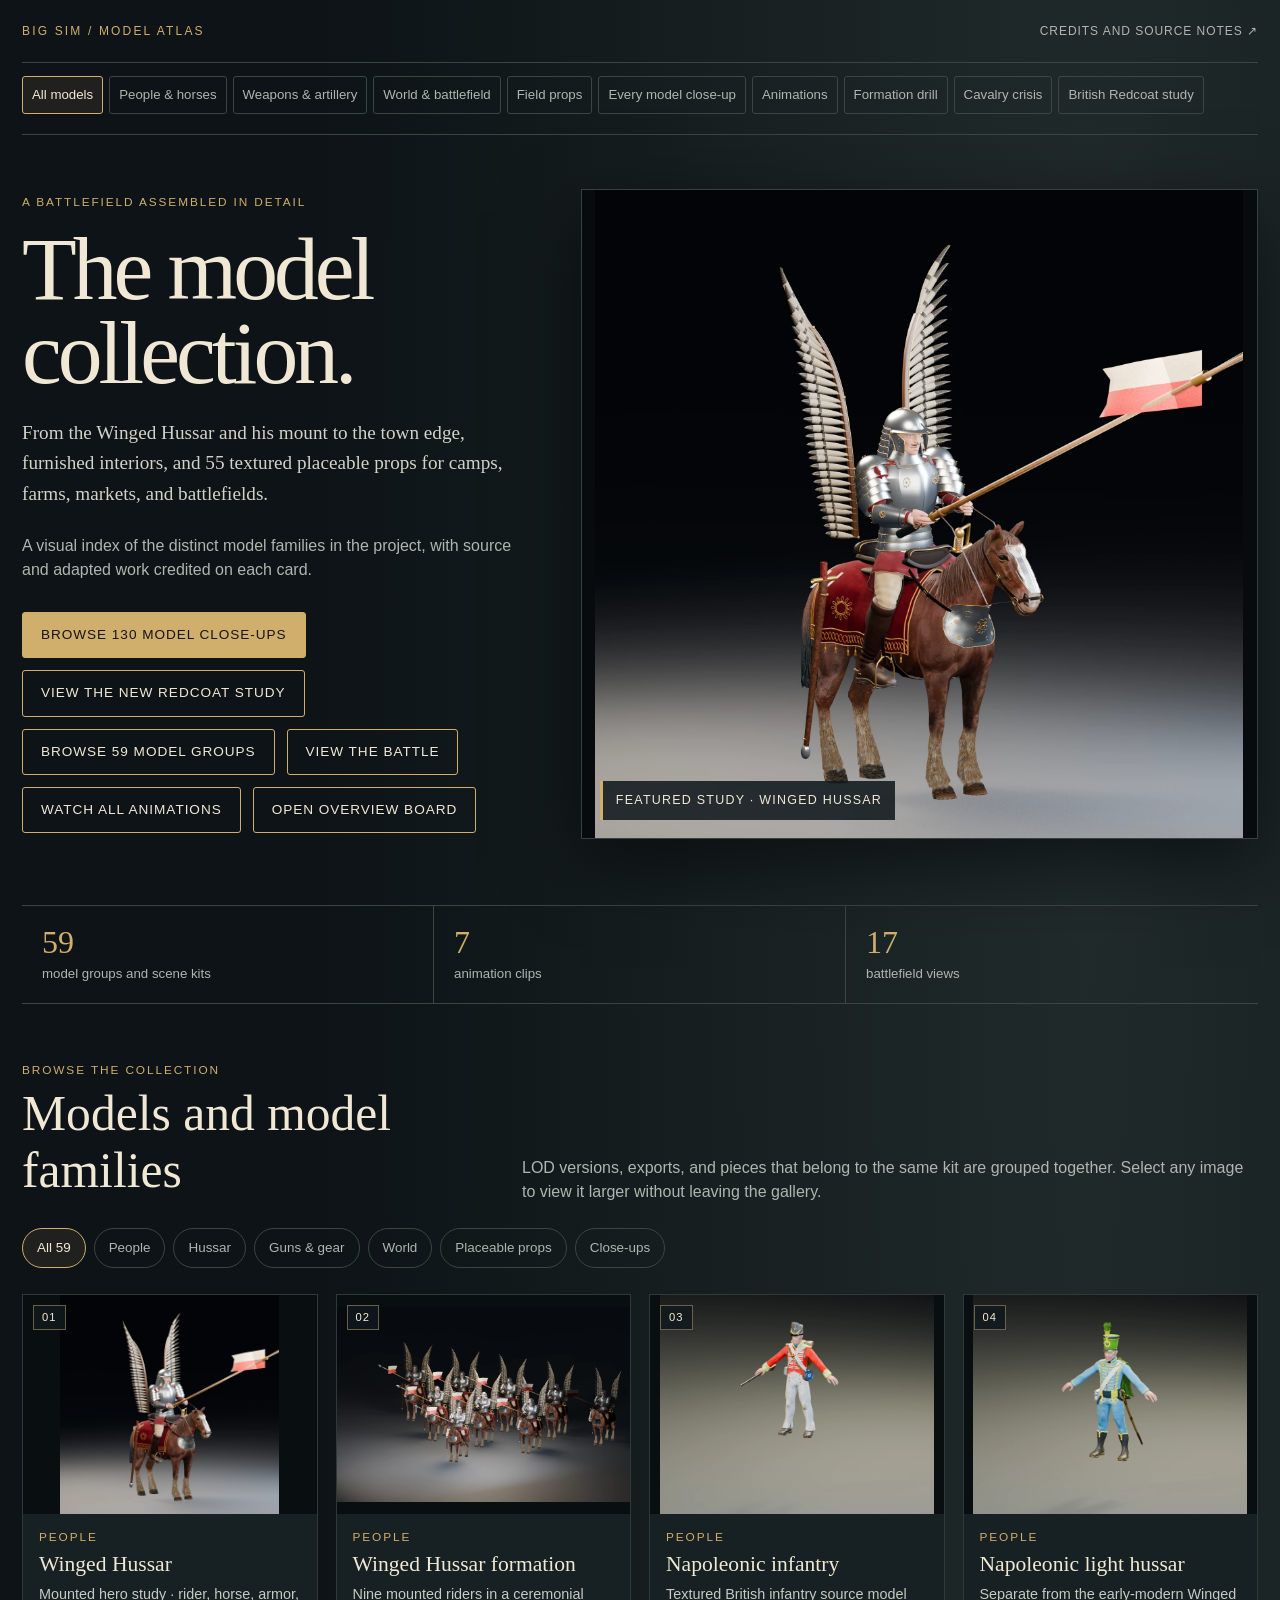
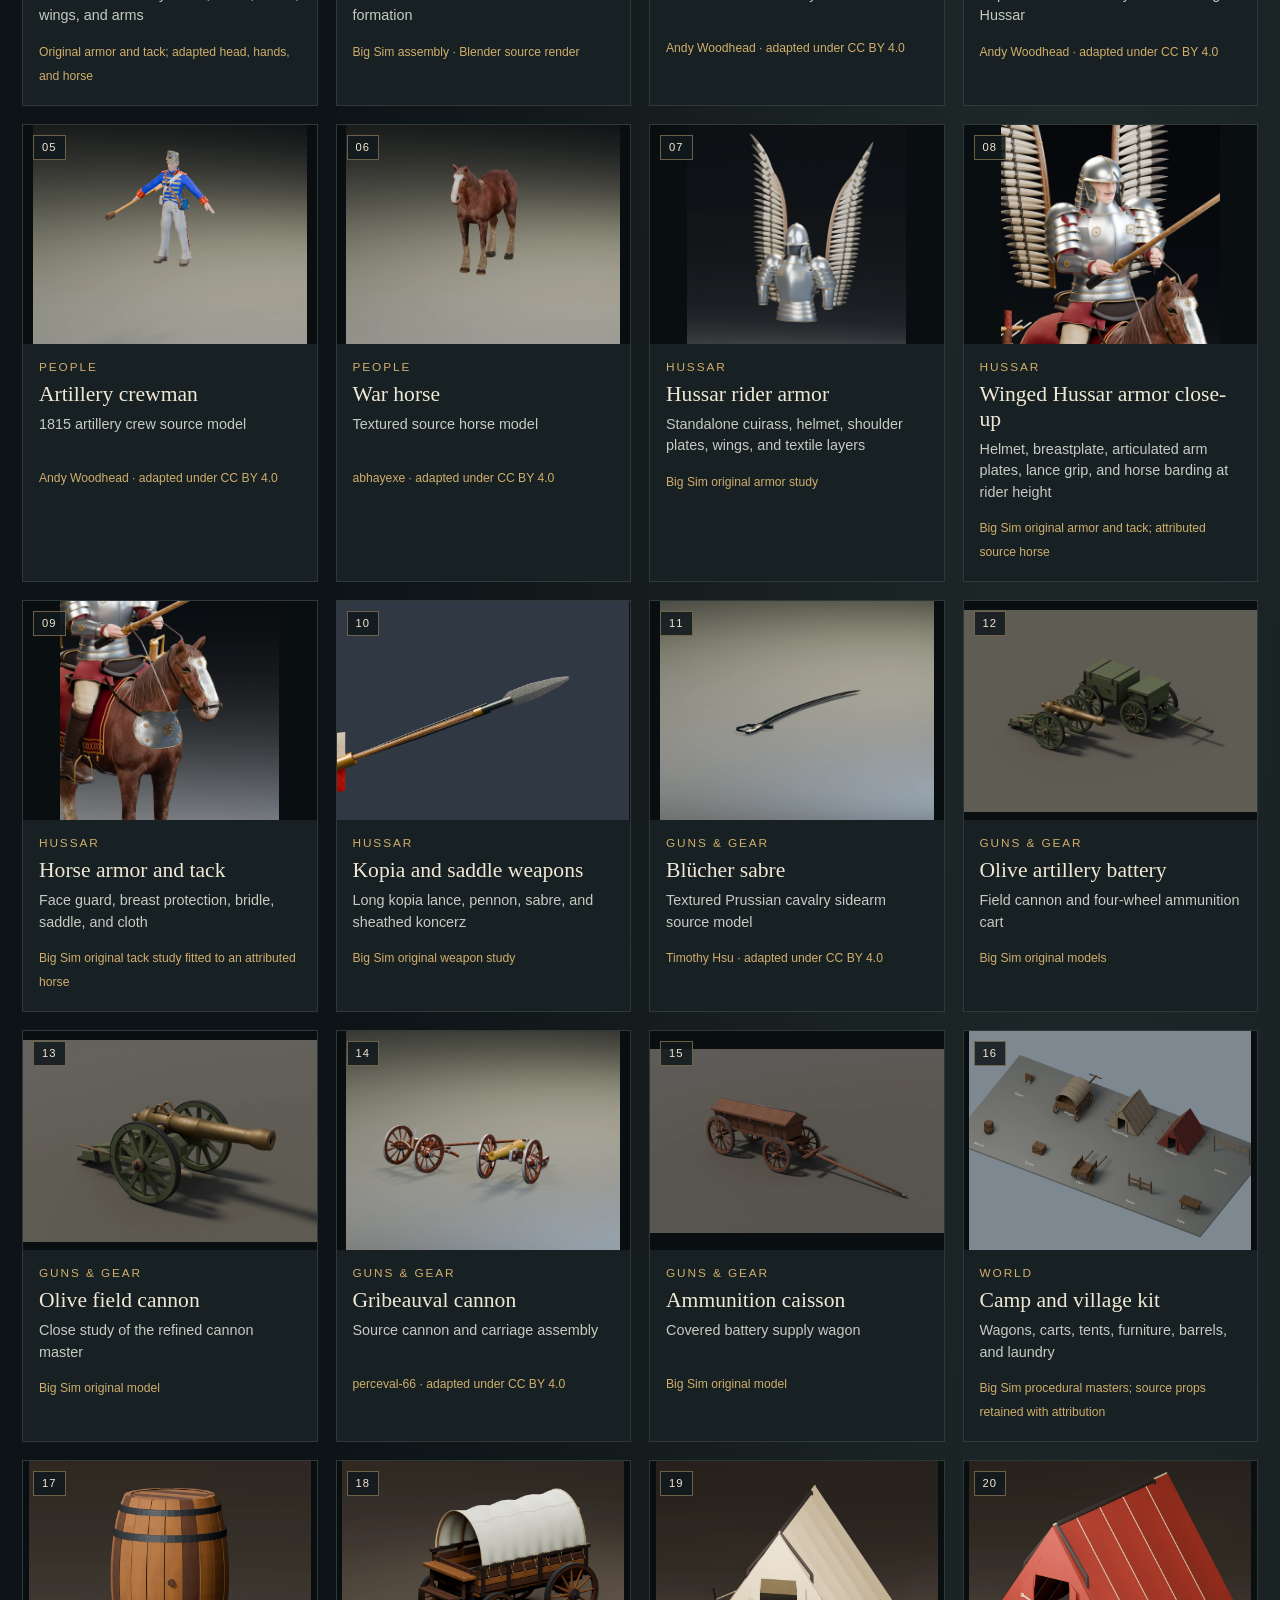
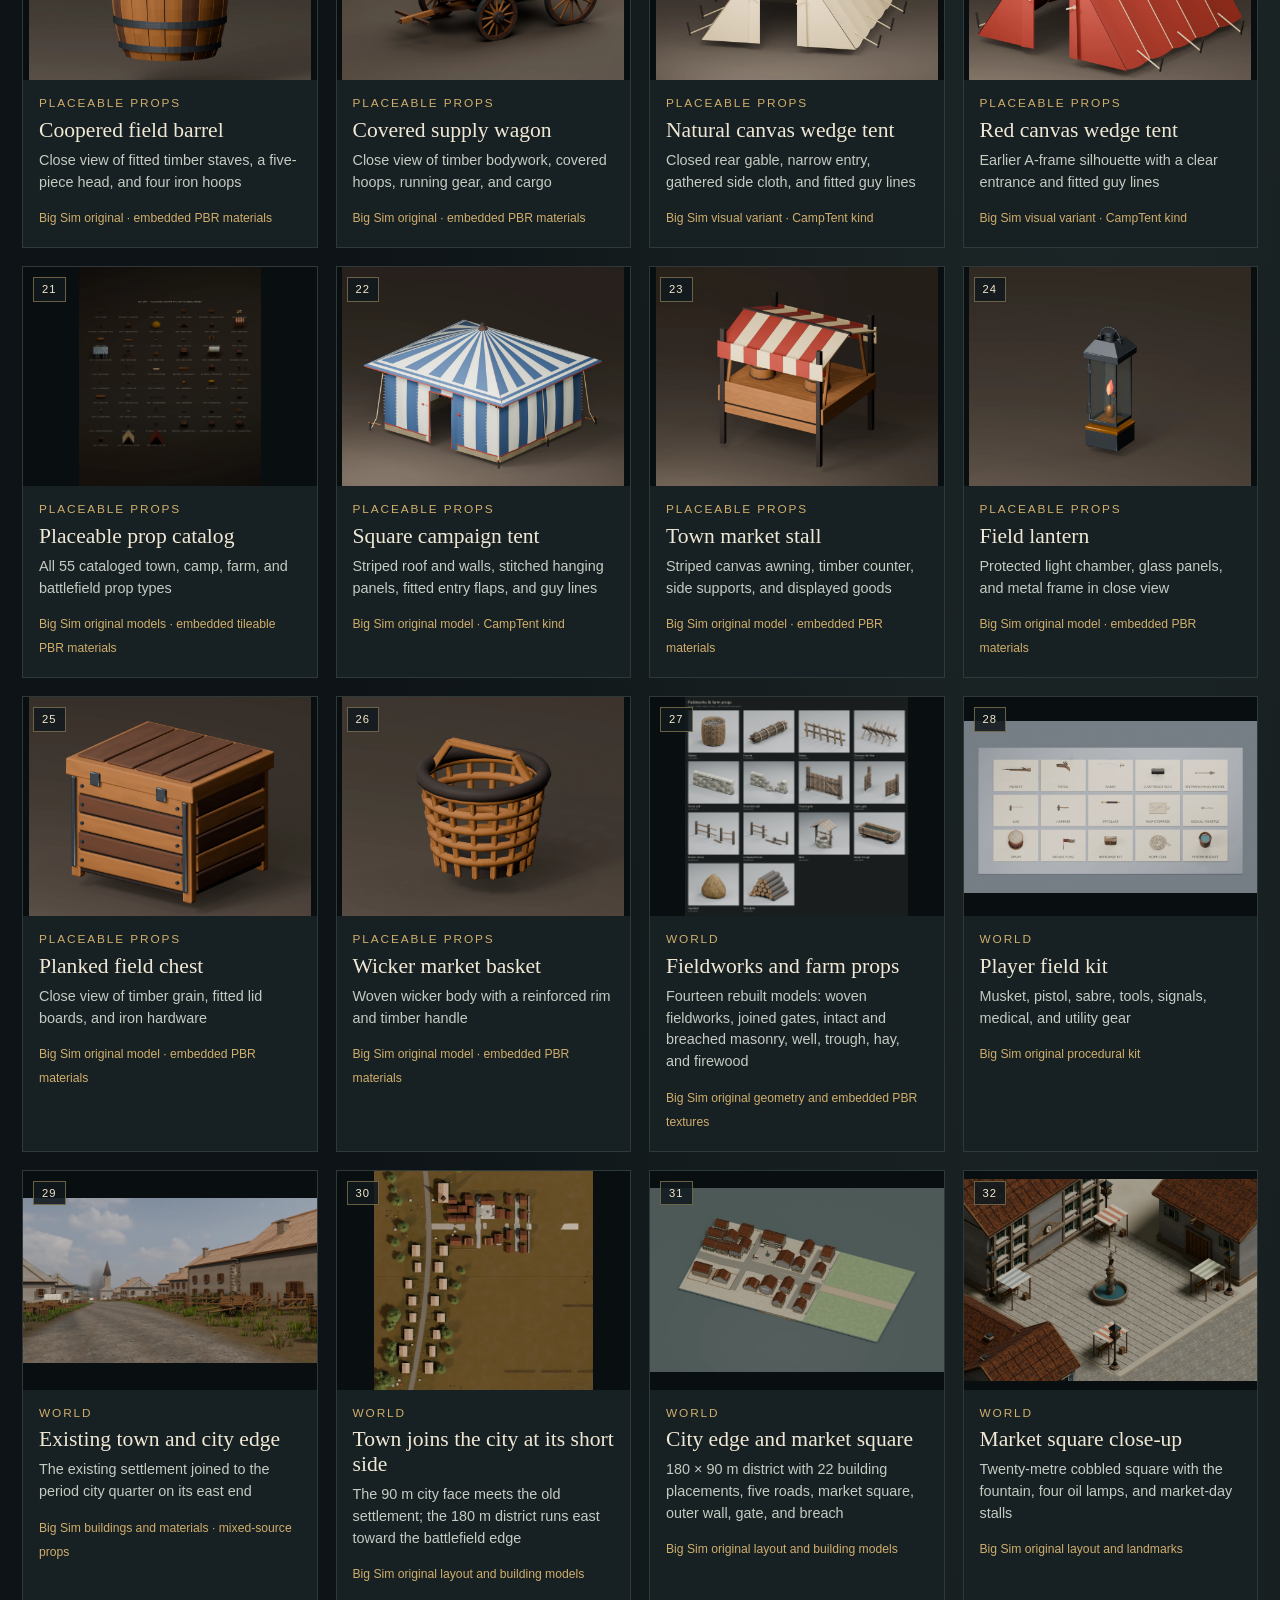
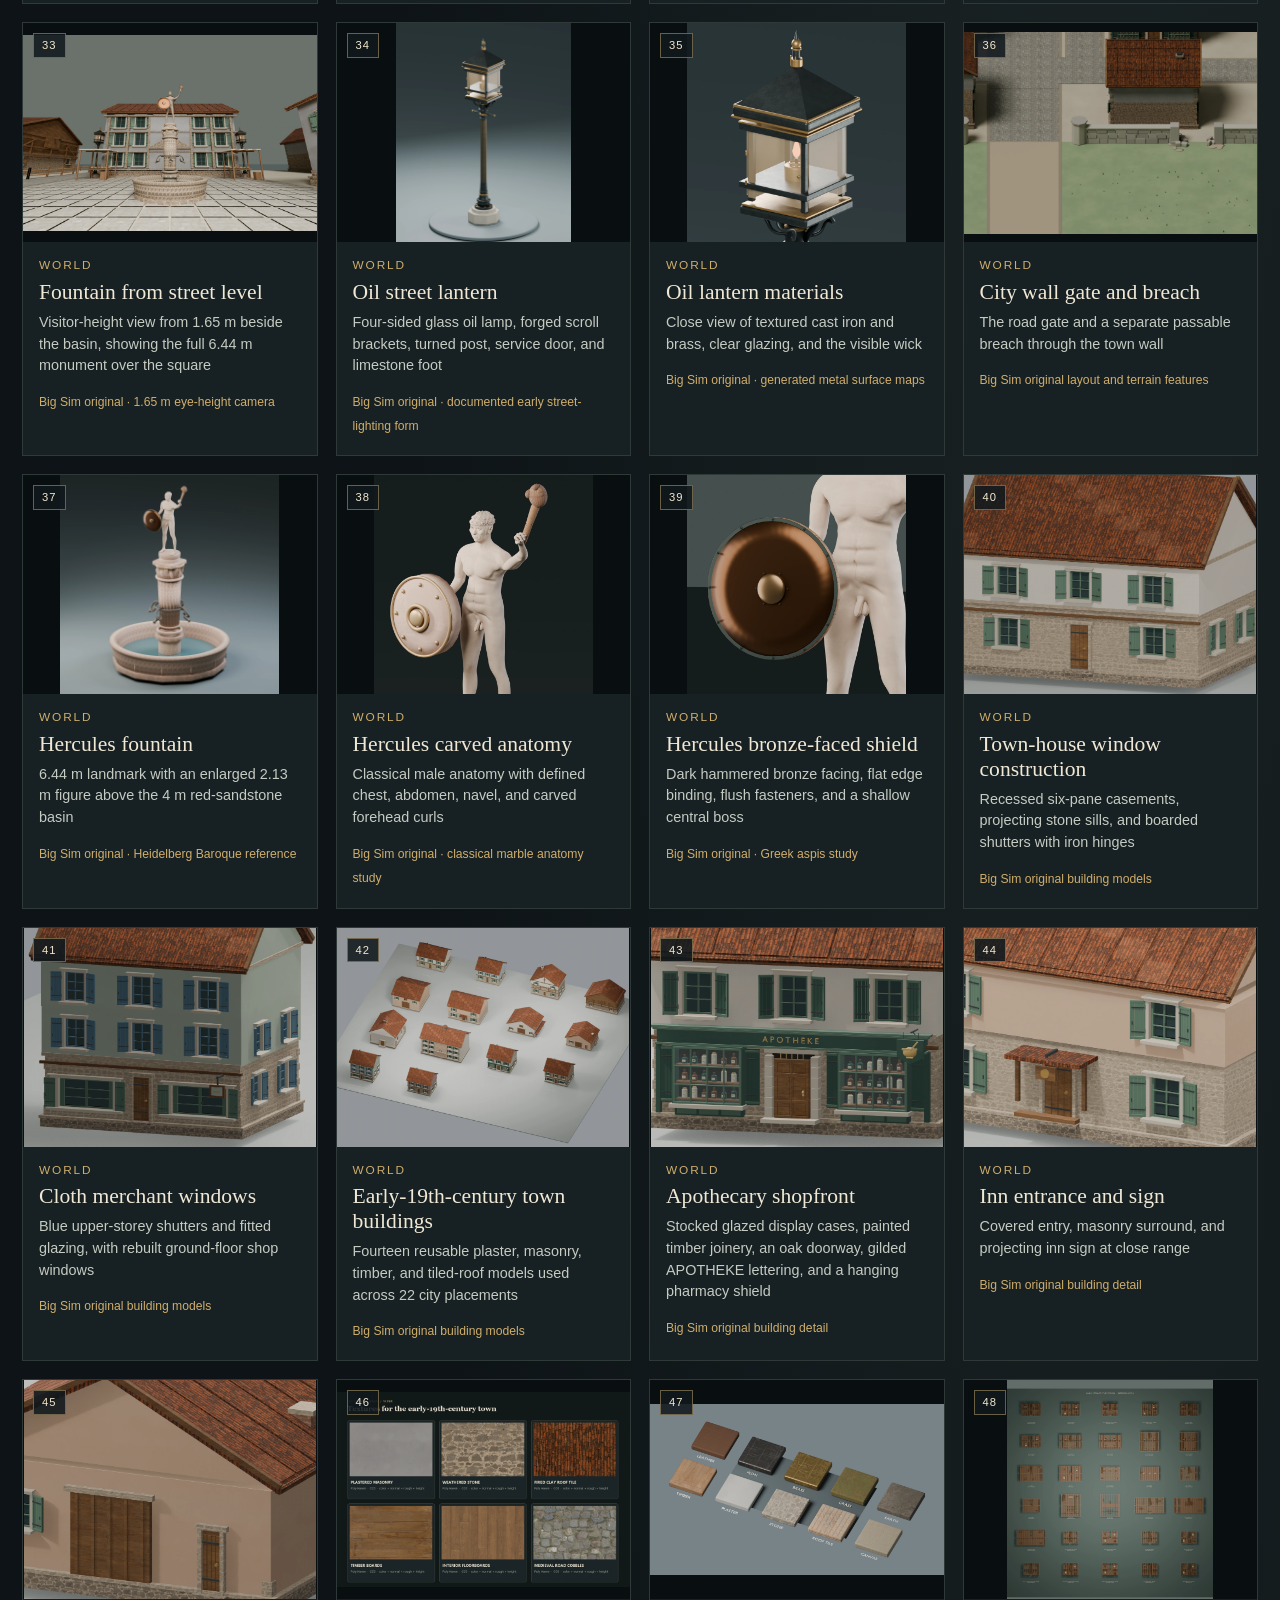
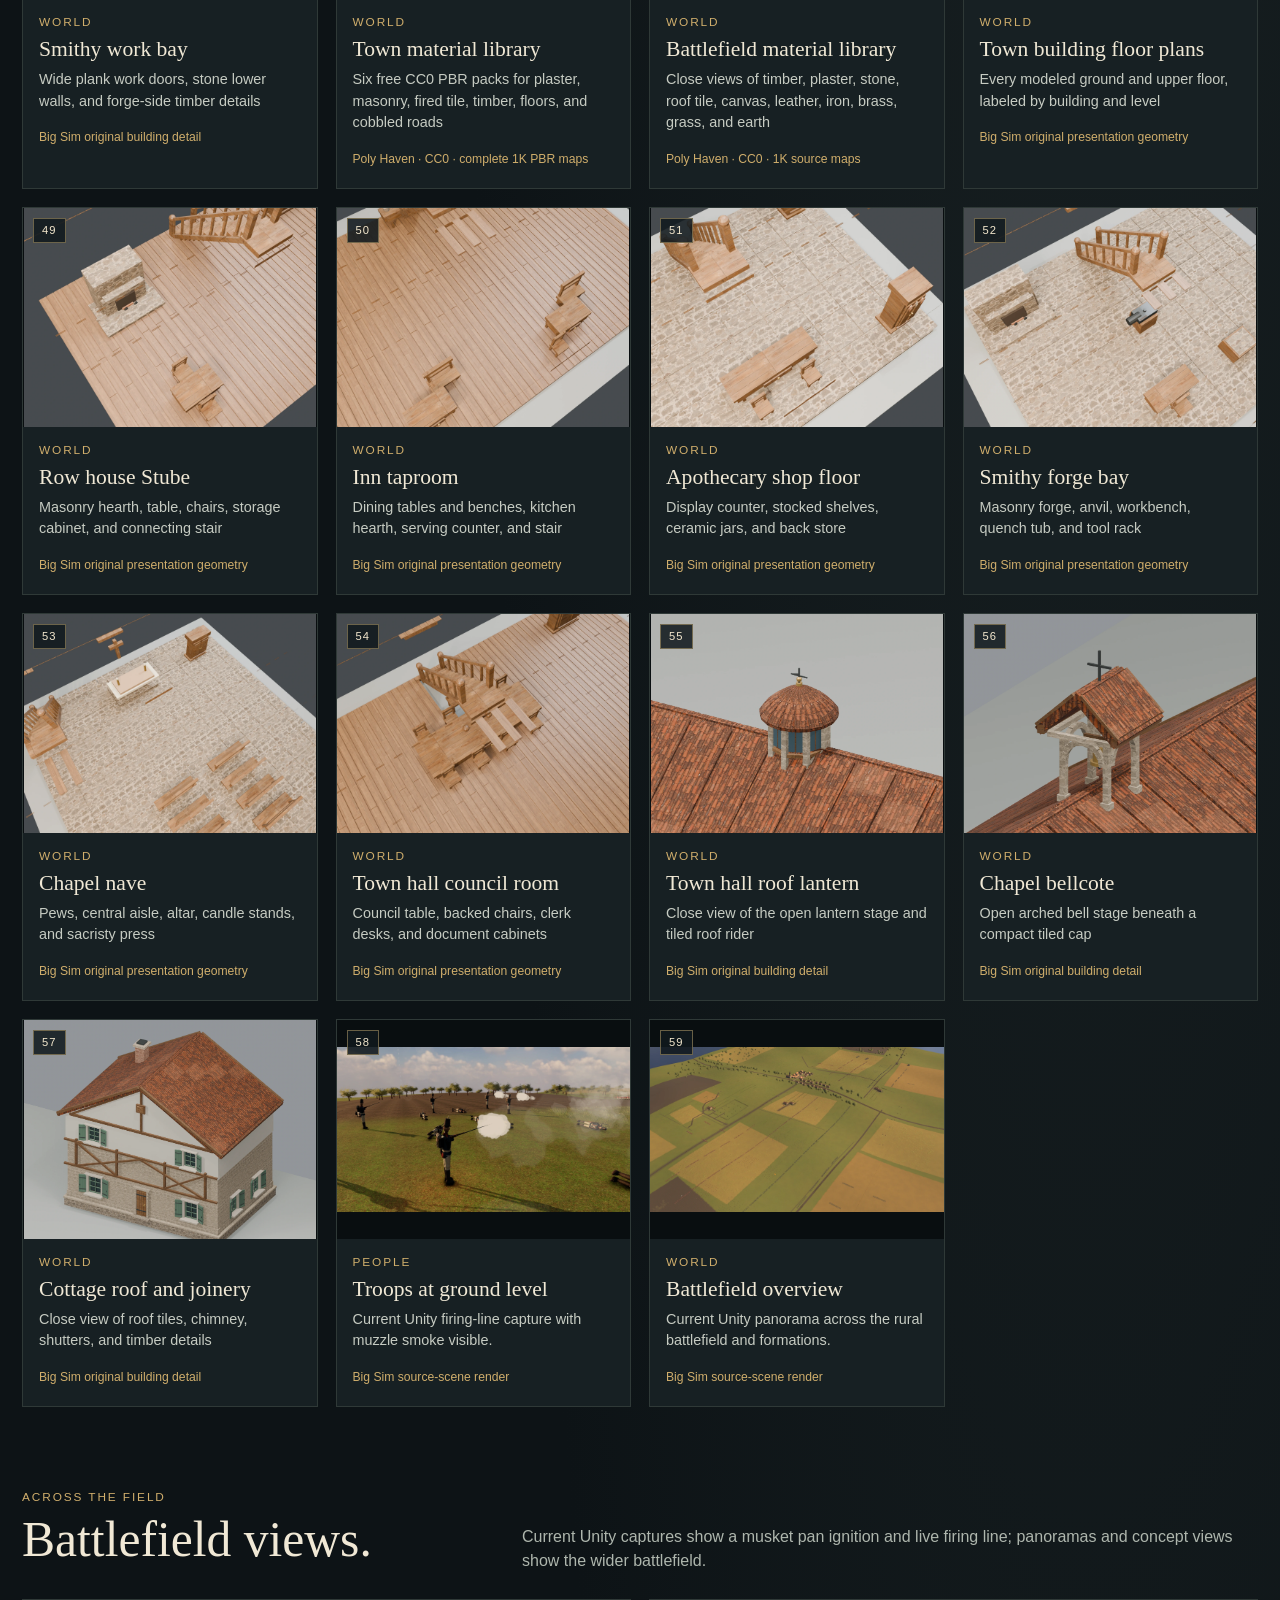
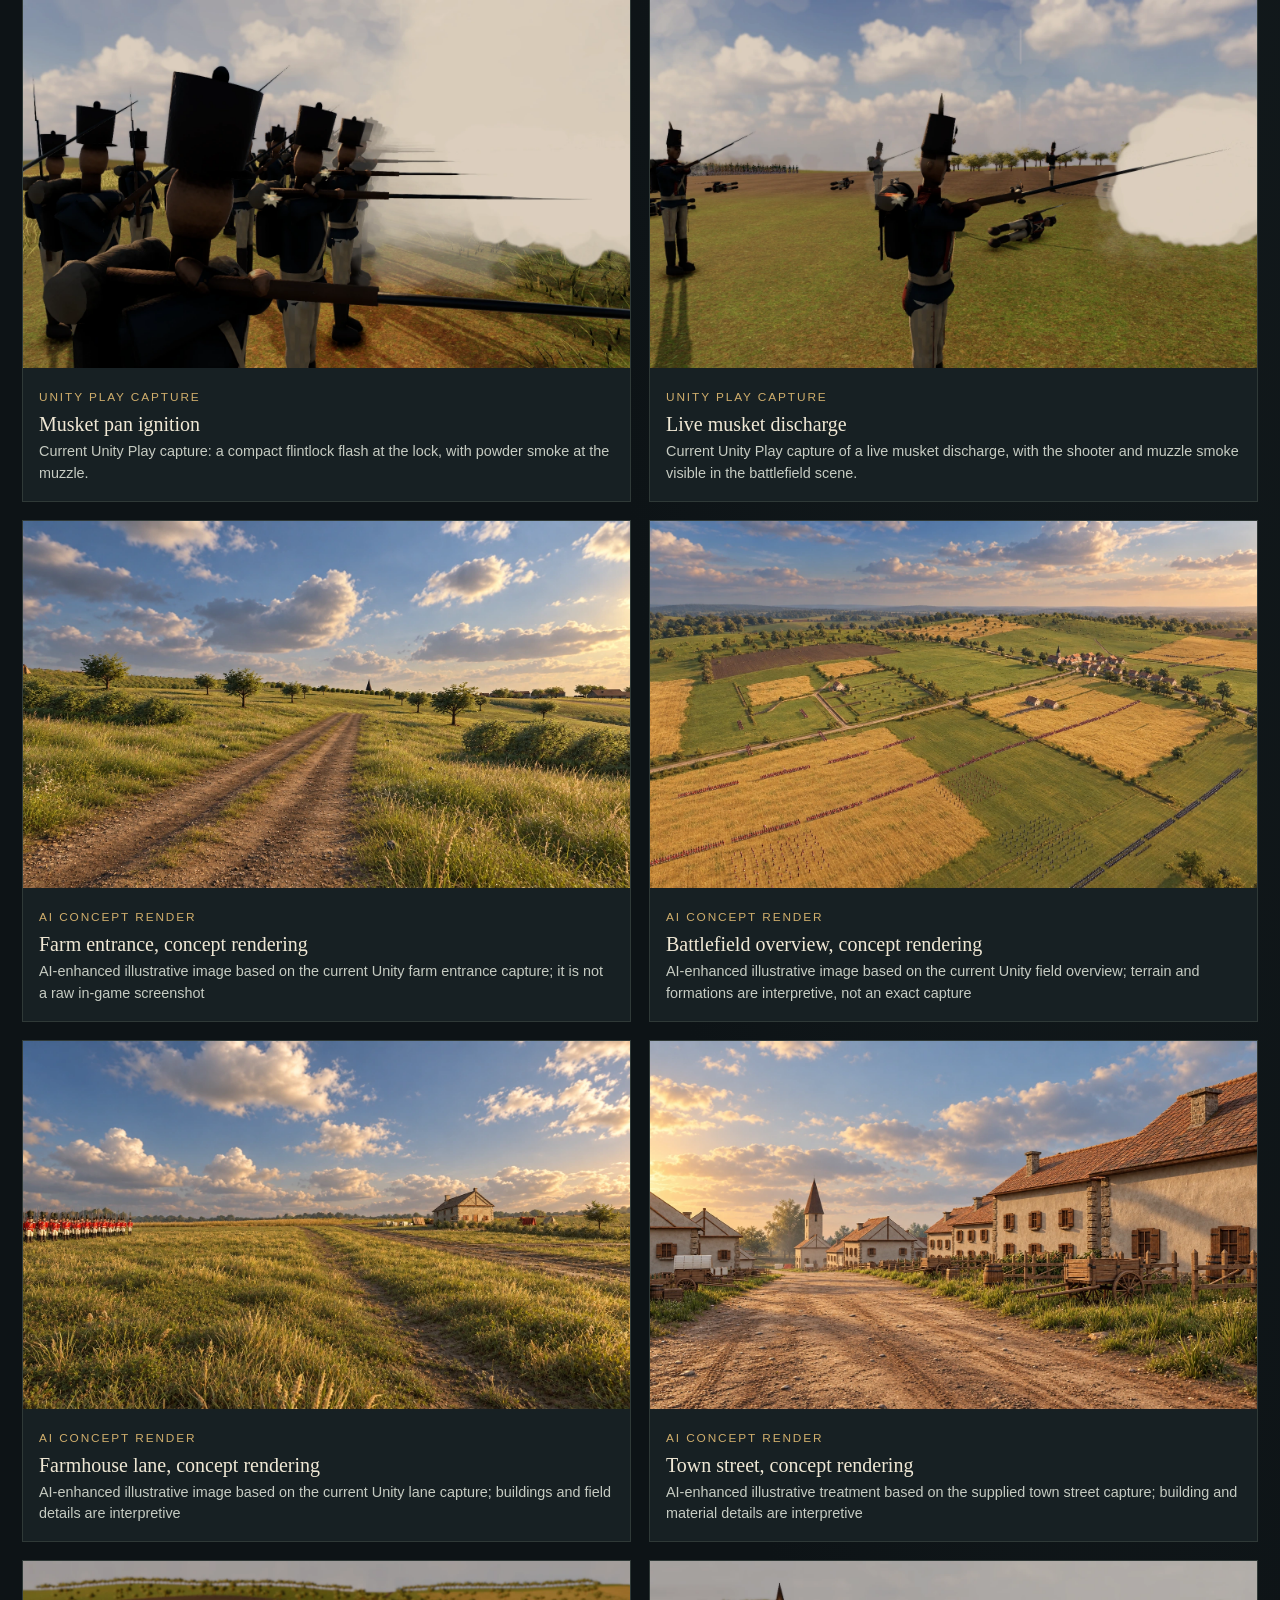
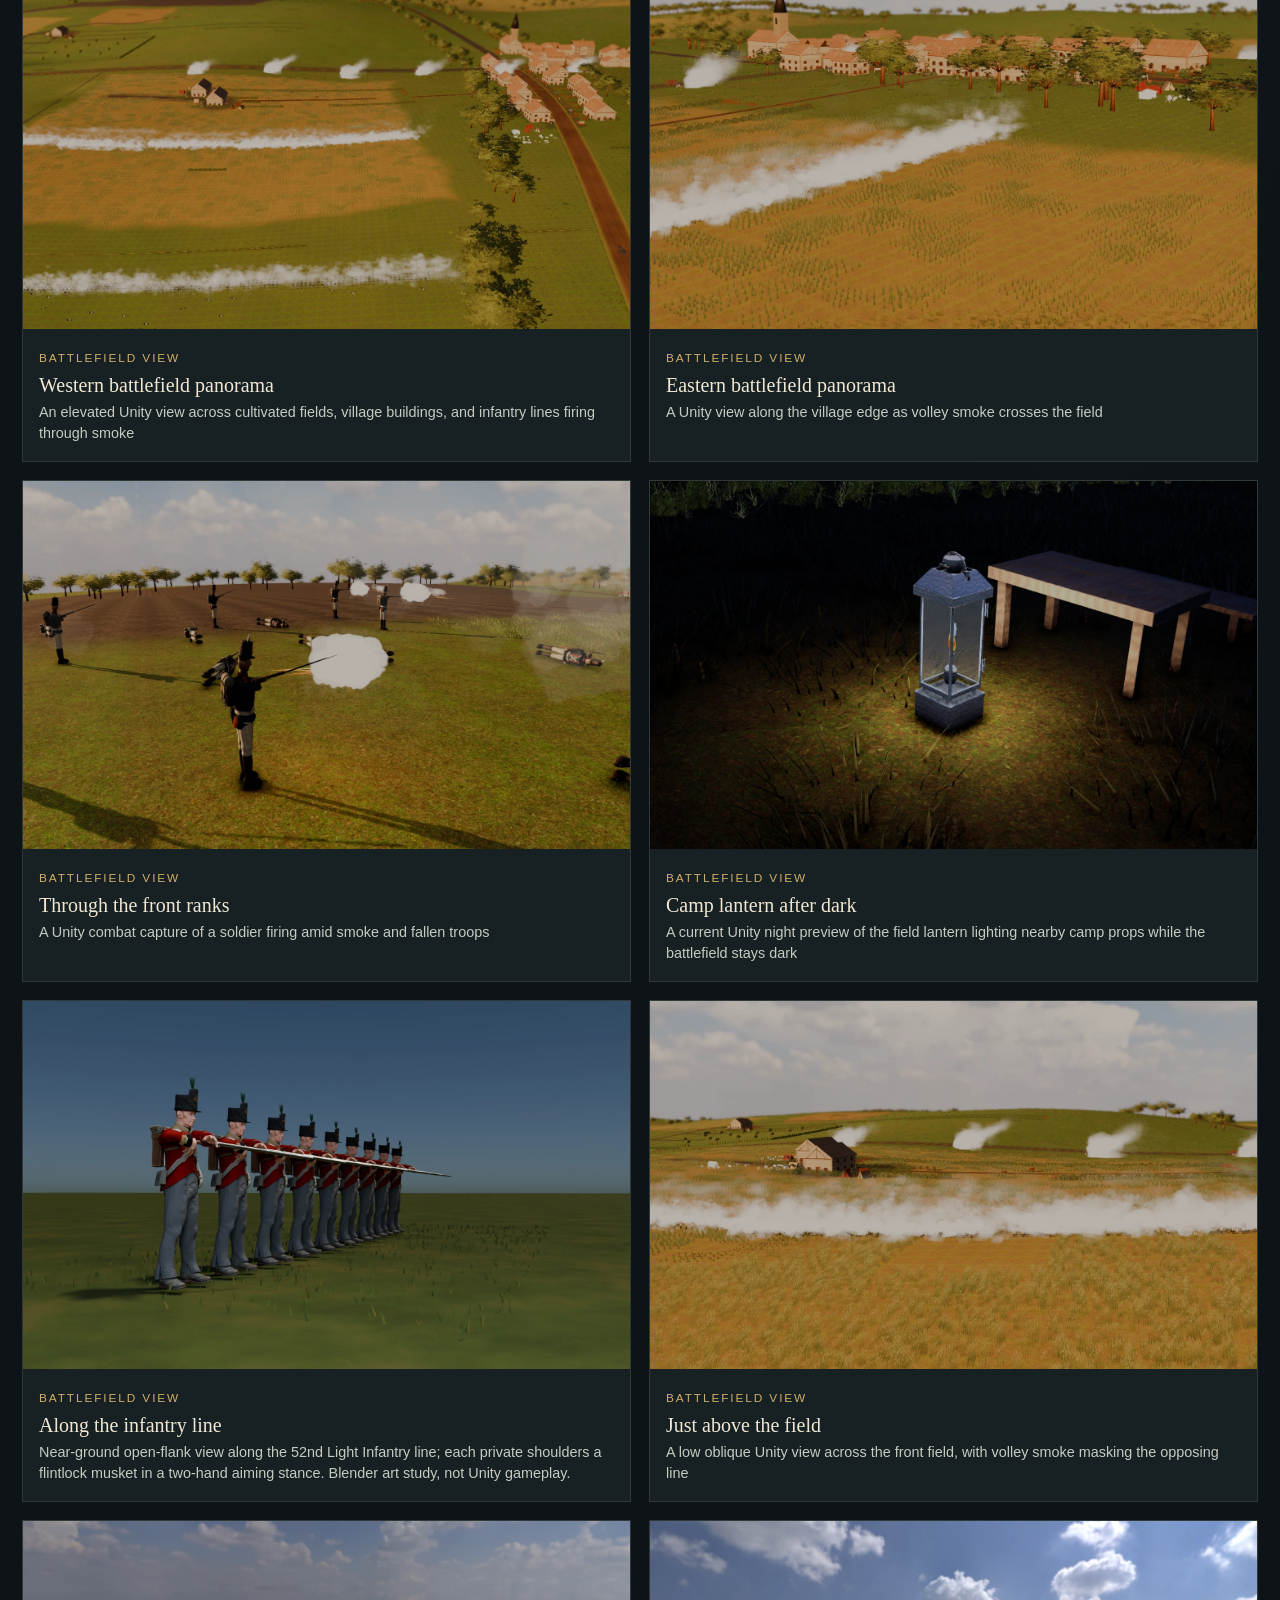
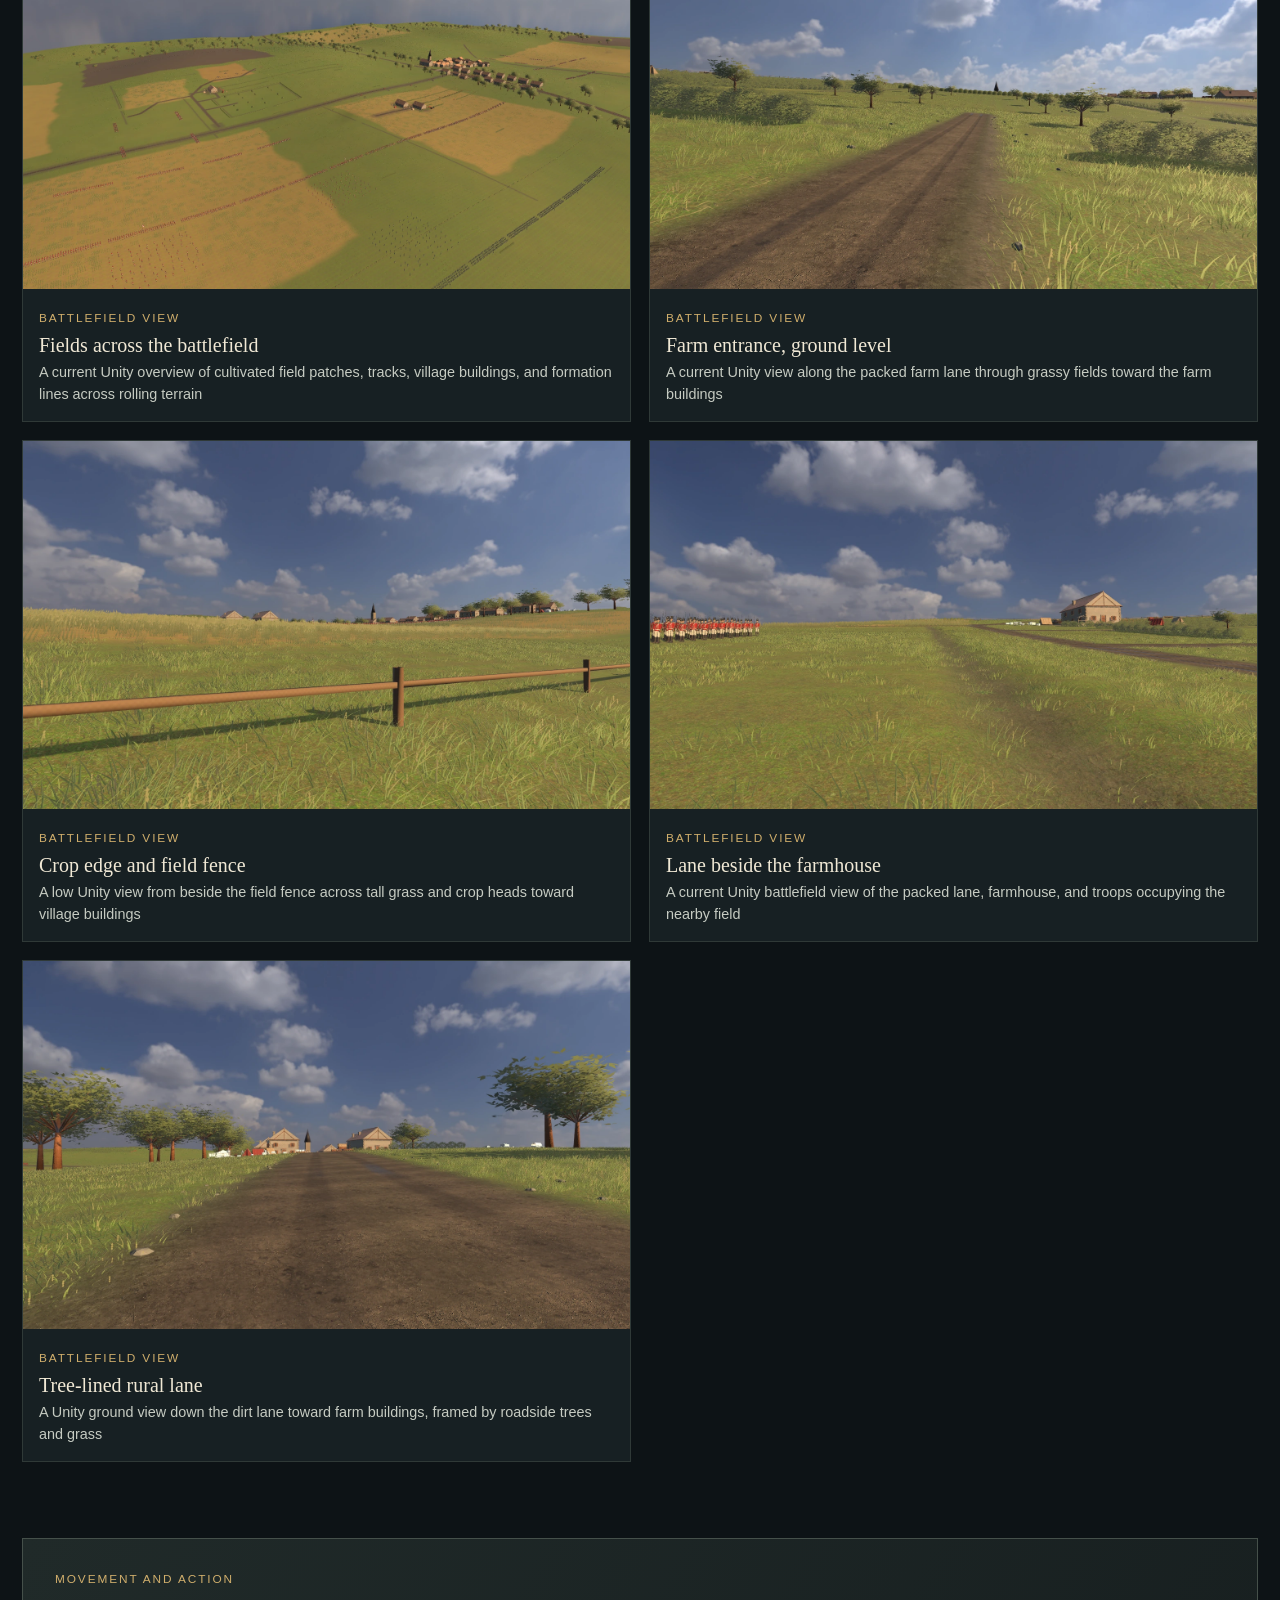
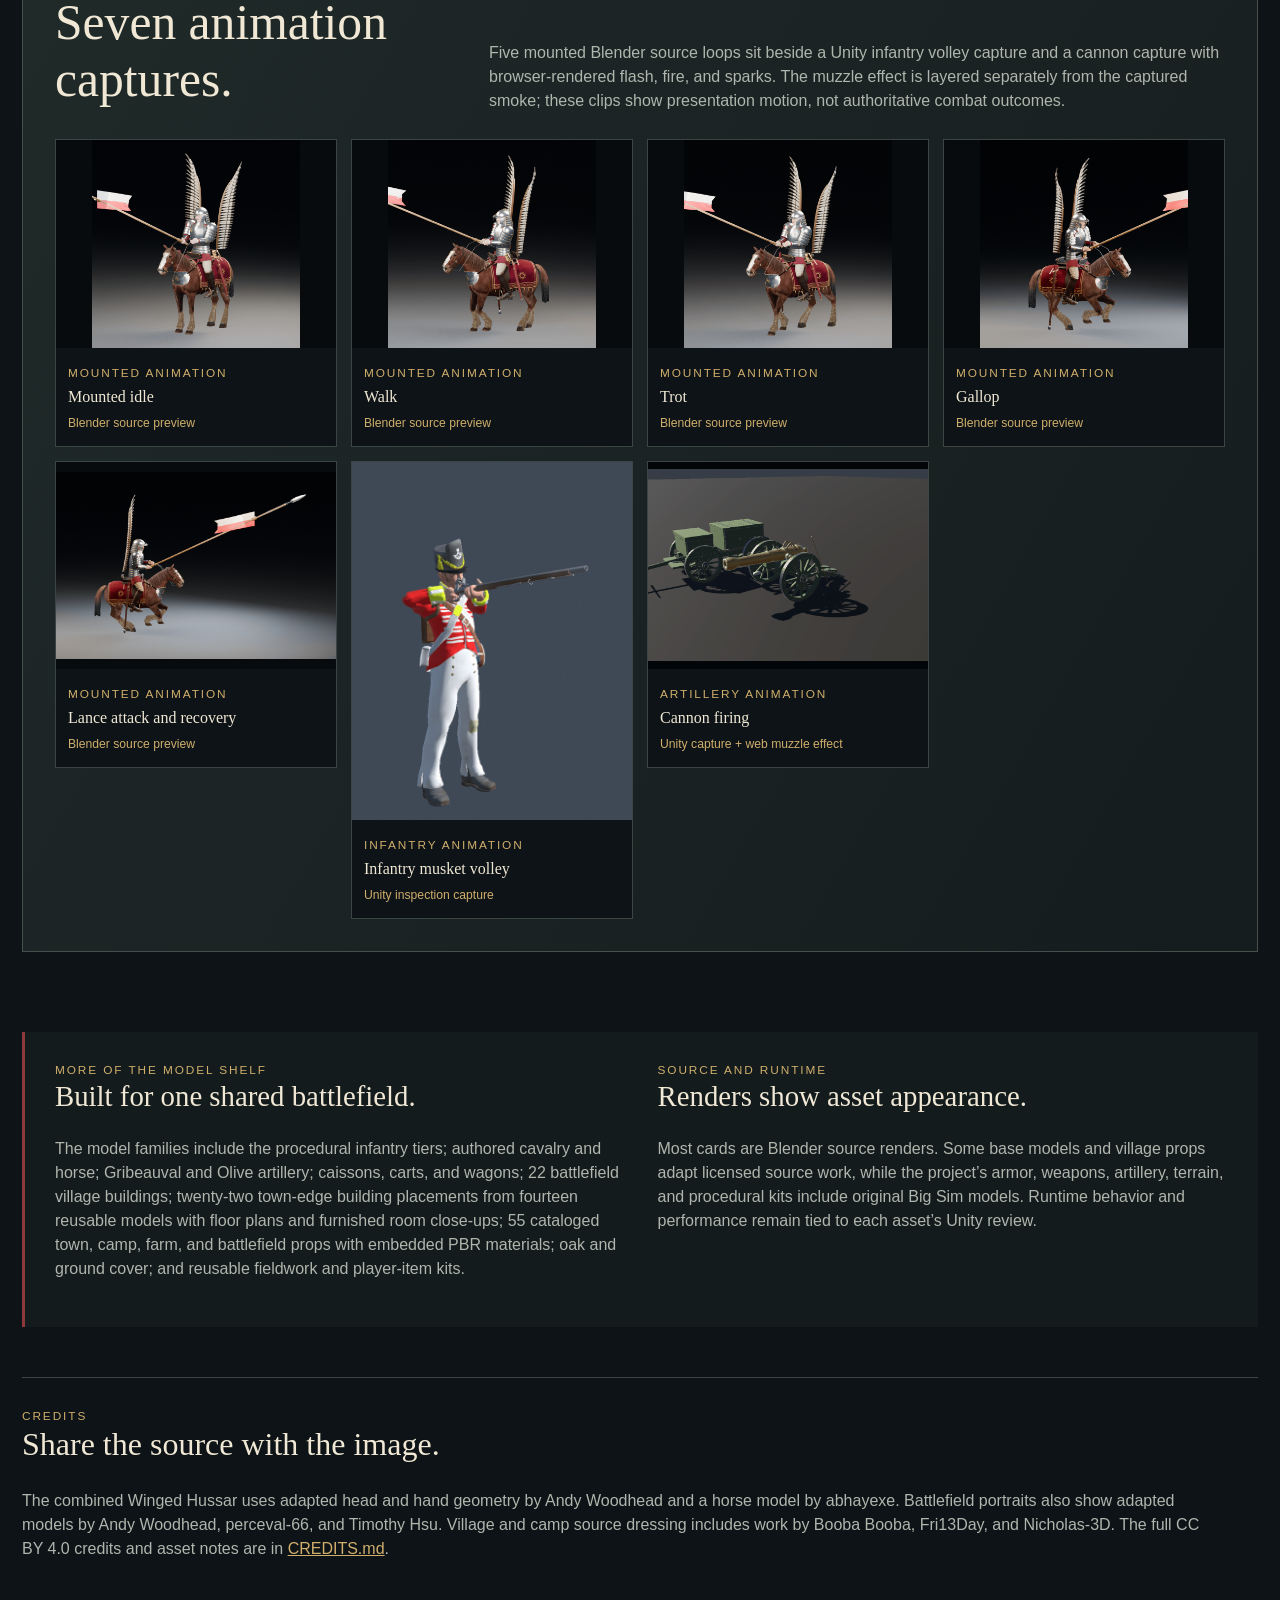
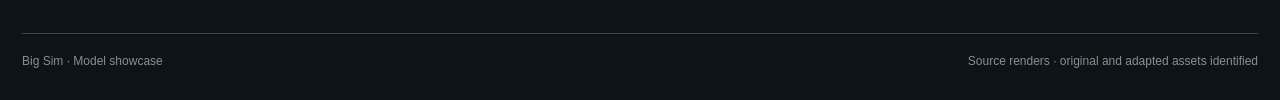
<file: site/index.html>
<!doctype html>
<html lang="en">
<head>
<meta charset="utf-8">
<meta name="viewport" content="width=device-width, initial-scale=1">
<meta name="description" content="The Big Sim model collection: Napoleonic soldiers, artillery, a historic town edge, furnished building interiors, and 55 textured placeable battlefield props.">
<title>The Big Sim model collection</title>
<style>
:root{--bg:#0d1316;--panel:#172023;--panel-2:#1d282a;--ink:#f0e8d5;--muted:#aeb6ad;--gold:#d0ae6c;--red:#8d383a;--line:#3b4543}
*{box-sizing:border-box}
html{scroll-behavior:smooth}
body{margin:0;background:radial-gradient(ellipse at 85% 5%,#202a2b 0,#0d1316 48rem);color:var(--ink);font-family:Segoe UI,Arial,sans-serif;line-height:1.5}
a{color:inherit}
.shell{width:min(1480px,calc(100% - 44px));margin:auto}
.topline{display:flex;justify-content:space-between;align-items:center;padding:22px 0;border-bottom:1px solid var(--line);font-size:.75rem;letter-spacing:.18em;text-transform:uppercase;color:var(--gold)}
.topline a{text-decoration:none;color:var(--muted);letter-spacing:.08em}
.category-nav{display:flex;gap:6px;flex-wrap:wrap;padding:13px 0 20px;border-bottom:1px solid var(--line)}
.category-nav a{border:1px solid var(--line);border-radius:3px;padding:8px 9px;color:var(--muted);font-size:.83rem;text-decoration:none;white-space:nowrap}
.category-nav a:hover,.category-nav a[aria-current=page]{border-color:var(--gold);color:var(--ink);background:#d0ae6c18}
.hero{display:grid;grid-template-columns:.86fr 1.14fr;gap:48px;align-items:center;padding:54px 0 44px}
.kicker,.eyebrow{color:var(--gold);font-size:.74rem;letter-spacing:.16em;text-transform:uppercase}
h1,h2,h3,p{margin-top:0}
h1{font:clamp(3.4rem,7vw,7rem)/.94 Georgia,serif;letter-spacing:-.045em;margin:15px 0 22px;max-width:8ch}
.intro{font:1.2rem/1.6 Georgia,serif;color:#d2d2c7;max-width:36rem}
.hero-note{margin-top:24px;color:var(--muted);max-width:33rem}
.hero-actions{display:flex;gap:12px;flex-wrap:wrap;margin-top:30px}
.button{display:inline-flex;align-items:center;gap:8px;padding:12px 18px;border:1px solid var(--gold);border-radius:3px;text-decoration:none;color:var(--ink);font-size:.85rem;letter-spacing:.07em;text-transform:uppercase}
.button.primary{background:var(--gold);color:#171614}
.hero-art{position:relative;background:#0b1012;border:1px solid #39413e;box-shadow:0 24px 70px #0008;overflow:hidden}
.hero-art img{display:block;width:100%;height:min(72vh,690px);object-fit:contain;background:#080b0d}
.hero-label{position:absolute;left:18px;bottom:18px;padding:10px 13px;background:#11191ddd;border-left:3px solid var(--gold);font-size:.78rem;letter-spacing:.1em;text-transform:uppercase}
.stats{display:grid;grid-template-columns:repeat(3,1fr);border-block:1px solid var(--line);margin:22px 0 58px}
.stat{padding:18px 20px;border-right:1px solid var(--line)}.stat:last-child{border:0}
.stat strong{display:block;font:2rem Georgia,serif;color:var(--gold)}.stat span{color:var(--muted);font-size:.83rem}
.section-head{display:flex;justify-content:space-between;align-items:end;gap:24px;margin:0 0 24px}
.section-head h2{font:clamp(2rem,4vw,3.1rem) Georgia,serif;margin:5px 0}
.section-head p{max-width:46rem;color:var(--muted);margin:0}
.filters{display:flex;gap:8px;flex-wrap:wrap;margin:18px 0 26px}
.filters button{background:transparent;border:1px solid var(--line);padding:9px 14px;border-radius:99px;color:var(--muted);cursor:pointer;font:inherit;font-size:.84rem}
.filters button.active,.filters button:hover{color:var(--ink);border-color:var(--gold);background:#d0ae6c18}
.grid{display:grid;grid-template-columns:repeat(4,minmax(0,1fr));gap:18px}
.card{background:var(--panel);border:1px solid #2f3937;transition:transform .2s,border-color .2s;min-width:0}
.card:hover{transform:translateY(-4px);border-color:var(--gold)}.card[hidden]{display:none}
.image{display:block;position:relative;background:#090e10;overflow:hidden;aspect-ratio:1.34}
.image img{display:block;width:100%;height:100%;object-fit:contain;transition:transform .3s}
.image:hover img{transform:scale(1.025)}
.number{position:absolute;top:10px;left:10px;color:#f4e8ce;background:#11191ddd;border:1px solid #ceb27777;padding:3px 8px;font-size:.7rem;letter-spacing:.1em}
.caption{padding:15px 16px 18px}.caption h3,.motion-card h3{font:1.35rem Georgia,serif;margin:5px 0 7px}.caption p{font-size:.9rem;color:#c6cbc2;min-height:2.7em;margin-bottom:12px}
.credit{font-size:.76rem;color:var(--gold)}
.battle-section{margin:82px 0 0}
.battle-grid{display:grid;grid-template-columns:repeat(2,minmax(0,1fr));gap:18px;margin-top:26px}
.battle-card{background:var(--panel);border:1px solid #2f3937;min-width:0}
.battle-card a{display:block;background:#090e10;overflow:hidden;aspect-ratio:1.65}
.battle-card img{display:block;width:100%;height:100%;object-fit:cover;transition:transform .3s}
.battle-card a:hover img{transform:scale(1.025)}
.battle-card>div{padding:16px}.battle-card h3{font:1.25rem Georgia,serif;margin:5px 0}.battle-card p{color:#c6cbc2;font-size:.9rem;margin:0}
.motion-section{margin:76px 0 80px;padding:32px;background:linear-gradient(120deg,#202a29,#151c1d);border:1px solid #45504a}
.motion-grid{display:grid;grid-template-columns:repeat(4,minmax(0,1fr));gap:14px;margin-top:26px}
.motion-card{background:#0d1316;border:1px solid var(--line);align-self:start}.motion-card img{width:100%;aspect-ratio:1.35;object-fit:contain;display:block;background:#080b0d}.motion-card.infantry-volley img{aspect-ratio:.78}.motion-card.cannon-firing img{filter:brightness(1.16) contrast(1.06)}.motion-card div{padding:12px}.motion-card h3{font-size:1rem;margin:4px 0}
.motion-card.cannon-firing .cannon-stage{position:relative;overflow:hidden;padding:0;background:#080b0d}
.motion-card.cannon-firing picture{display:block}
.motion-card.cannon-firing .cannon-shot-canvas{position:absolute;inset:0;width:100%;height:100%;pointer-events:none;mix-blend-mode:screen}
.note-box{display:grid;grid-template-columns:1fr 1fr;gap:32px;padding:30px;margin:50px 0;background:#131b1d;border-left:3px solid var(--red)}
.note-box h2{font:1.8rem Georgia,serif}.note-box p,.note-box li{color:var(--muted)}.note-box ul{padding-left:20px}
.credits{padding:30px 0 56px;border-top:1px solid var(--line)}.credits h2{font:2rem Georgia,serif}.credits a{color:var(--gold)}.credits p{color:var(--muted);max-width:75rem}
footer{padding:18px 0 30px;border-top:1px solid var(--line);color:#87918c;font-size:.75rem;display:flex;justify-content:space-between;gap:20px}
@media(max-width:1120px){.grid{grid-template-columns:repeat(3,minmax(0,1fr))}.motion-grid{grid-template-columns:repeat(3,minmax(0,1fr))}}
@media(max-width:760px){.hero{grid-template-columns:1fr;gap:26px;padding-top:36px}.hero-art{order:-1}.hero-art img{height:60vh}.grid{grid-template-columns:repeat(2,minmax(0,1fr));gap:10px}.battle-grid,.motion-grid{grid-template-columns:repeat(2,minmax(0,1fr))}.note-box{grid-template-columns:1fr}.section-head{display:block}.stats{margin-bottom:42px}}
@media(max-width:480px){.shell{width:min(100% - 24px,1480px)}.grid,.battle-grid,.motion-grid{grid-template-columns:1fr}.topline{font-size:.63rem}.category-nav{overflow-x:auto;flex-wrap:nowrap}.stat{padding:14px 10px}.stat strong{font-size:1.5rem}.motion-section{padding:18px}footer{display:block}}
</style>
  <link rel="stylesheet" href="lightbox.css">
</head>
<body>
<div class="shell">
  <div class="topline"><span>Big Sim / Model atlas</span><a href="CREDITS.md">Credits and source notes ↗</a></div>
  <nav class="category-nav" aria-label="Showcase categories"><a href="index.html" aria-current="page">All models</a><a href="people-horses.html">People &amp; horses</a><a href="weapons-artillery.html">Weapons &amp; artillery</a><a href="world-battlefield.html">World &amp; battlefield</a><a href="field-props.html">Field props</a><a href="model-closeups.html">Every model close-up</a><a href="animations.html">Animations</a><a href="formation-drill.html">Formation drill</a><a href="cavalry-crisis.html">Cavalry crisis</a><a href="redcoat-study.html">British Redcoat study</a></nav>
  <header class="hero">
    <div>
      <div class="kicker">A battlefield assembled in detail</div>
      <h1>The model collection.</h1>
      <p class="intro">From the Winged Hussar and his mount to the town edge, furnished interiors, and 55 textured placeable props for camps, farms, markets, and battlefields.</p>
      <p class="hero-note">A visual index of the distinct model families in the project, with source and adapted work credited on each card.</p>
      <div class="hero-actions"><a class="button primary" href="model-closeups.html">Browse 130 model close-ups</a><a class="button" href="redcoat-study.html">View the new Redcoat study</a><a class="button" href="#models">Browse 59 model groups</a><a class="button" href="#battle">View the battle</a><a class="button" href="animations.html">Watch all animations</a><a class="button" href="model-showcase-board.jpg">Open overview board</a></div>
    </div>
    <div class="hero-art"><img src="images/gallery/winged-hussar.webp" alt="Textured Winged Hussar mounted on an armored horse with raised wings and kopia lance"><span class="hero-label">Featured study · Winged Hussar</span></div>
  </header>
  <div class="stats" aria-label="Showcase totals"><div class="stat"><strong>59</strong><span>model groups and scene kits</span></div><div class="stat"><strong>7</strong><span>animation clips</span></div><div class="stat"><strong>17</strong><span>battlefield views</span></div></div>
  <main id="models">
    <div class="section-head"><div><div class="kicker">Browse the collection</div><h2>Models and model families</h2></div><p>LOD versions, exports, and pieces that belong to the same kit are grouped together. Select any image to view it larger without leaving the gallery.</p></div>
    <div class="filters" role="group" aria-label="Filter model gallery"><button class="active" type="button" data-filter="all" aria-pressed="true">All 59</button>
        <button type="button" data-filter="People" aria-pressed="false">People</button>
        <button type="button" data-filter="Hussar" aria-pressed="false">Hussar</button>
        <button type="button" data-filter="Guns &amp; gear" aria-pressed="false">Guns &amp; gear</button>
        <button type="button" data-filter="World" aria-pressed="false">World</button>
        <button type="button" data-filter="Placeable props" aria-pressed="false">Placeable props</button>
        <button type="button" data-filter="details" aria-pressed="false">Close-ups</button></div>
    <div class="grid"><article class="card" data-category="People" data-detail="false">
  <a class="image" href="images/gallery/winged-hussar.webp" aria-label="Open full size image: Winged Hussar">
    <img src="images/gallery/winged-hussar.webp" alt="Winged Hussar — Mounted hero study · rider, horse, armor, wings, and arms" loading="lazy">
    <span class="number">01</span>
  </a>
  <div class="caption"><div class="eyebrow">People</div><h3>Winged Hussar</h3><p>Mounted hero study · rider, horse, armor, wings, and arms</p><span class="credit">Original armor and tack; adapted head, hands, and horse</span></div>
</article><article class="card" data-category="People" data-detail="false">
  <a class="image" href="images/gallery/winged-formation.webp" aria-label="Open full size image: Winged Hussar formation">
    <img src="images/gallery/winged-formation.webp" alt="Winged Hussar formation — Nine mounted riders in a ceremonial formation" loading="lazy">
    <span class="number">02</span>
  </a>
  <div class="caption"><div class="eyebrow">People</div><h3>Winged Hussar formation</h3><p>Nine mounted riders in a ceremonial formation</p><span class="credit">Big Sim assembly · Blender source render</span></div>
</article><article class="card" data-category="People" data-detail="false">
  <a class="image" href="images/gallery/napoleonic-infantry.webp" aria-label="Open full size image: Napoleonic infantry">
    <img src="images/gallery/napoleonic-infantry.webp" alt="Napoleonic infantry — Textured British infantry source model" loading="lazy">
    <span class="number">03</span>
  </a>
  <div class="caption"><div class="eyebrow">People</div><h3>Napoleonic infantry</h3><p>Textured British infantry source model</p><span class="credit">Andy Woodhead · adapted under CC BY 4.0</span></div>
</article><article class="card" data-category="People" data-detail="false">
  <a class="image" href="images/gallery/napoleonic-hussar.webp" aria-label="Open full size image: Napoleonic light hussar">
    <img src="images/gallery/napoleonic-hussar.webp" alt="Napoleonic light hussar — Separate from the early-modern Winged Hussar" loading="lazy">
    <span class="number">04</span>
  </a>
  <div class="caption"><div class="eyebrow">People</div><h3>Napoleonic light hussar</h3><p>Separate from the early-modern Winged Hussar</p><span class="credit">Andy Woodhead · adapted under CC BY 4.0</span></div>
</article><article class="card" data-category="People" data-detail="false">
  <a class="image" href="images/gallery/artillery-crew.webp" aria-label="Open full size image: Artillery crewman">
    <img src="images/gallery/artillery-crew.webp" alt="Artillery crewman — 1815 artillery crew source model" loading="lazy">
    <span class="number">05</span>
  </a>
  <div class="caption"><div class="eyebrow">People</div><h3>Artillery crewman</h3><p>1815 artillery crew source model</p><span class="credit">Andy Woodhead · adapted under CC BY 4.0</span></div>
</article><article class="card" data-category="People" data-detail="false">
  <a class="image" href="images/gallery/horse.webp" aria-label="Open full size image: War horse">
    <img src="images/gallery/horse.webp" alt="War horse — Textured source horse model" loading="lazy">
    <span class="number">06</span>
  </a>
  <div class="caption"><div class="eyebrow">People</div><h3>War horse</h3><p>Textured source horse model</p><span class="credit">abhayexe · adapted under CC BY 4.0</span></div>
</article><article class="card" data-category="Hussar" data-detail="false">
  <a class="image" href="images/gallery/rider-armor.webp" aria-label="Open full size image: Hussar rider armor">
    <img src="images/gallery/rider-armor.webp" alt="Hussar rider armor — Standalone cuirass, helmet, shoulder plates, wings, and textile layers" loading="lazy">
    <span class="number">07</span>
  </a>
  <div class="caption"><div class="eyebrow">Hussar</div><h3>Hussar rider armor</h3><p>Standalone cuirass, helmet, shoulder plates, wings, and textile layers</p><span class="credit">Big Sim original armor study</span></div>
</article><article class="card" data-category="Hussar" data-detail="true">
  <a class="image" href="images/gallery/hussar-armor-closeup.webp" aria-label="Open full size image: Winged Hussar armor close-up">
    <img src="images/gallery/hussar-armor-closeup.webp" alt="Winged Hussar armor close-up — Helmet, breastplate, articulated arm plates, lance grip, and horse barding at rider height" loading="lazy">
    <span class="number">08</span>
  </a>
  <div class="caption"><div class="eyebrow">Hussar</div><h3>Winged Hussar armor close-up</h3><p>Helmet, breastplate, articulated arm plates, lance grip, and horse barding at rider height</p><span class="credit">Big Sim original armor and tack; attributed source horse</span></div>
</article><article class="card" data-category="Hussar" data-detail="true">
  <a class="image" href="images/gallery/horse-armor.webp" aria-label="Open full size image: Horse armor and tack">
    <img src="images/gallery/horse-armor.webp" alt="Horse armor and tack — Face guard, breast protection, bridle, saddle, and cloth" loading="lazy">
    <span class="number">09</span>
  </a>
  <div class="caption"><div class="eyebrow">Hussar</div><h3>Horse armor and tack</h3><p>Face guard, breast protection, bridle, saddle, and cloth</p><span class="credit">Big Sim original tack study fitted to an attributed horse</span></div>
</article><article class="card" data-category="Hussar" data-detail="true">
  <a class="image" href="images/gallery/kopia.webp" aria-label="Open full size image: Kopia and saddle weapons">
    <img src="images/gallery/kopia.webp" alt="Kopia and saddle weapons — Long kopia lance, pennon, sabre, and sheathed koncerz" loading="lazy">
    <span class="number">10</span>
  </a>
  <div class="caption"><div class="eyebrow">Hussar</div><h3>Kopia and saddle weapons</h3><p>Long kopia lance, pennon, sabre, and sheathed koncerz</p><span class="credit">Big Sim original weapon study</span></div>
</article><article class="card" data-category="Guns &amp; gear" data-detail="false">
  <a class="image" href="images/gallery/blucher-sabre.webp" aria-label="Open full size image: Blücher sabre">
    <img src="images/gallery/blucher-sabre.webp" alt="Blücher sabre — Textured Prussian cavalry sidearm source model" loading="lazy">
    <span class="number">11</span>
  </a>
  <div class="caption"><div class="eyebrow">Guns &amp; gear</div><h3>Blücher sabre</h3><p>Textured Prussian cavalry sidearm source model</p><span class="credit">Timothy Hsu · adapted under CC BY 4.0</span></div>
</article><article class="card" data-category="Guns &amp; gear" data-detail="false">
  <a class="image" href="images/gallery/olive-artillery.webp" aria-label="Open full size image: Olive artillery battery">
    <img src="images/gallery/olive-artillery.webp" alt="Olive artillery battery — Field cannon and four-wheel ammunition cart" loading="lazy">
    <span class="number">12</span>
  </a>
  <div class="caption"><div class="eyebrow">Guns &amp; gear</div><h3>Olive artillery battery</h3><p>Field cannon and four-wheel ammunition cart</p><span class="credit">Big Sim original models</span></div>
</article><article class="card" data-category="Guns &amp; gear" data-detail="true">
  <a class="image" href="images/gallery/olive-cannon.webp" aria-label="Open full size image: Olive field cannon">
    <img src="images/gallery/olive-cannon.webp" alt="Olive field cannon — Close study of the refined cannon master" loading="lazy">
    <span class="number">13</span>
  </a>
  <div class="caption"><div class="eyebrow">Guns &amp; gear</div><h3>Olive field cannon</h3><p>Close study of the refined cannon master</p><span class="credit">Big Sim original model</span></div>
</article><article class="card" data-category="Guns &amp; gear" data-detail="false">
  <a class="image" href="images/gallery/gribeauval-cannon.webp" aria-label="Open full size image: Gribeauval cannon">
    <img src="images/gallery/gribeauval-cannon.webp" alt="Gribeauval cannon — Source cannon and carriage assembly" loading="lazy">
    <span class="number">14</span>
  </a>
  <div class="caption"><div class="eyebrow">Guns &amp; gear</div><h3>Gribeauval cannon</h3><p>Source cannon and carriage assembly</p><span class="credit">perceval-66 · adapted under CC BY 4.0</span></div>
</article><article class="card" data-category="Guns &amp; gear" data-detail="false">
  <a class="image" href="images/gallery/caisson.webp" aria-label="Open full size image: Ammunition caisson">
    <img src="images/gallery/caisson.webp" alt="Ammunition caisson — Covered battery supply wagon" loading="lazy">
    <span class="number">15</span>
  </a>
  <div class="caption"><div class="eyebrow">Guns &amp; gear</div><h3>Ammunition caisson</h3><p>Covered battery supply wagon</p><span class="credit">Big Sim original model</span></div>
</article><article class="card" data-category="World" data-detail="false">
  <a class="image" href="images/gallery/scenery-kit.webp" aria-label="Open full size image: Camp and village kit">
    <img src="images/gallery/scenery-kit.webp" alt="Camp and village kit — Wagons, carts, tents, furniture, barrels, and laundry" loading="lazy">
    <span class="number">16</span>
  </a>
  <div class="caption"><div class="eyebrow">World</div><h3>Camp and village kit</h3><p>Wagons, carts, tents, furniture, barrels, and laundry</p><span class="credit">Big Sim procedural masters; source props retained with attribution</span></div>
</article><article class="card" data-category="Placeable props" data-detail="true">
  <a class="image" href="images/gallery/scenery-barrel-closeup.webp" aria-label="Open full size image: Coopered field barrel">
    <img src="images/gallery/scenery-barrel-closeup.webp" alt="Coopered field barrel — Close view of fitted timber staves, a five-piece head, and four iron hoops" loading="lazy">
    <span class="number">17</span>
  </a>
  <div class="caption"><div class="eyebrow">Placeable props</div><h3>Coopered field barrel</h3><p>Close view of fitted timber staves, a five-piece head, and four iron hoops</p><span class="credit">Big Sim original · embedded PBR materials</span></div>
</article><article class="card" data-category="Placeable props" data-detail="true">
  <a class="image" href="images/gallery/scenery-wagon-closeup.webp" aria-label="Open full size image: Covered supply wagon">
    <img src="images/gallery/scenery-wagon-closeup.webp" alt="Covered supply wagon — Close view of timber bodywork, covered hoops, running gear, and cargo" loading="lazy">
    <span class="number">18</span>
  </a>
  <div class="caption"><div class="eyebrow">Placeable props</div><h3>Covered supply wagon</h3><p>Close view of timber bodywork, covered hoops, running gear, and cargo</p><span class="credit">Big Sim original · embedded PBR materials</span></div>
</article><article class="card" data-category="Placeable props" data-detail="true">
  <a class="image" href="images/gallery/scenery-white-tent-closeup.webp" aria-label="Open full size image: Natural canvas wedge tent">
    <img src="images/gallery/scenery-white-tent-closeup.webp" alt="Natural canvas wedge tent — Closed rear gable, narrow entry, gathered side cloth, and fitted guy lines" loading="lazy">
    <span class="number">19</span>
  </a>
  <div class="caption"><div class="eyebrow">Placeable props</div><h3>Natural canvas wedge tent</h3><p>Closed rear gable, narrow entry, gathered side cloth, and fitted guy lines</p><span class="credit">Big Sim visual variant · CampTent kind</span></div>
</article><article class="card" data-category="Placeable props" data-detail="true">
  <a class="image" href="images/gallery/scenery-red-tent-closeup.webp" aria-label="Open full size image: Red canvas wedge tent">
    <img src="images/gallery/scenery-red-tent-closeup.webp" alt="Red canvas wedge tent — Earlier A-frame silhouette with a clear entrance and fitted guy lines" loading="lazy">
    <span class="number">20</span>
  </a>
  <div class="caption"><div class="eyebrow">Placeable props</div><h3>Red canvas wedge tent</h3><p>Earlier A-frame silhouette with a clear entrance and fitted guy lines</p><span class="credit">Big Sim visual variant · CampTent kind</span></div>
</article><article class="card" data-category="Placeable props" data-detail="false">
  <a class="image" href="images/gallery/placeable-props-catalog.webp" aria-label="Open full size image: Placeable prop catalog">
    <img src="images/gallery/placeable-props-catalog.webp" alt="Placeable prop catalog — All 55 cataloged town, camp, farm, and battlefield prop types" loading="lazy">
    <span class="number">21</span>
  </a>
  <div class="caption"><div class="eyebrow">Placeable props</div><h3>Placeable prop catalog</h3><p>All 55 cataloged town, camp, farm, and battlefield prop types</p><span class="credit">Big Sim original models · embedded tileable PBR materials</span></div>
</article><article class="card" data-category="Placeable props" data-detail="true">
  <a class="image" href="images/gallery/placeable-square-campaign-tent.webp" aria-label="Open full size image: Square campaign tent">
    <img src="images/gallery/placeable-square-campaign-tent.webp" alt="Square campaign tent — Striped roof and walls, stitched hanging panels, fitted entry flaps, and guy lines" loading="lazy">
    <span class="number">22</span>
  </a>
  <div class="caption"><div class="eyebrow">Placeable props</div><h3>Square campaign tent</h3><p>Striped roof and walls, stitched hanging panels, fitted entry flaps, and guy lines</p><span class="credit">Big Sim original model · CampTent kind</span></div>
</article><article class="card" data-category="Placeable props" data-detail="true">
  <a class="image" href="images/gallery/placeable-market-stall.webp" aria-label="Open full size image: Town market stall">
    <img src="images/gallery/placeable-market-stall.webp" alt="Town market stall — Striped canvas awning, timber counter, side supports, and displayed goods" loading="lazy">
    <span class="number">23</span>
  </a>
  <div class="caption"><div class="eyebrow">Placeable props</div><h3>Town market stall</h3><p>Striped canvas awning, timber counter, side supports, and displayed goods</p><span class="credit">Big Sim original model · embedded PBR materials</span></div>
</article><article class="card" data-category="Placeable props" data-detail="true">
  <a class="image" href="images/gallery/placeable-field-lantern.webp" aria-label="Open full size image: Field lantern">
    <img src="images/gallery/placeable-field-lantern.webp" alt="Field lantern — Protected light chamber, glass panels, and metal frame in close view" loading="lazy">
    <span class="number">24</span>
  </a>
  <div class="caption"><div class="eyebrow">Placeable props</div><h3>Field lantern</h3><p>Protected light chamber, glass panels, and metal frame in close view</p><span class="credit">Big Sim original model · embedded PBR materials</span></div>
</article><article class="card" data-category="Placeable props" data-detail="true">
  <a class="image" href="images/gallery/placeable-field-chest.webp" aria-label="Open full size image: Planked field chest">
    <img src="images/gallery/placeable-field-chest.webp" alt="Planked field chest — Close view of timber grain, fitted lid boards, and iron hardware" loading="lazy">
    <span class="number">25</span>
  </a>
  <div class="caption"><div class="eyebrow">Placeable props</div><h3>Planked field chest</h3><p>Close view of timber grain, fitted lid boards, and iron hardware</p><span class="credit">Big Sim original model · embedded PBR materials</span></div>
</article><article class="card" data-category="Placeable props" data-detail="true">
  <a class="image" href="images/gallery/placeable-wicker-basket.webp" aria-label="Open full size image: Wicker market basket">
    <img src="images/gallery/placeable-wicker-basket.webp" alt="Wicker market basket — Woven wicker body with a reinforced rim and timber handle" loading="lazy">
    <span class="number">26</span>
  </a>
  <div class="caption"><div class="eyebrow">Placeable props</div><h3>Wicker market basket</h3><p>Woven wicker body with a reinforced rim and timber handle</p><span class="credit">Big Sim original model · embedded PBR materials</span></div>
</article><article class="card" data-category="World" data-detail="false">
  <a class="image" href="images/gallery/fieldworks.webp" aria-label="Open full size image: Fieldworks and farm props">
    <img src="images/gallery/fieldworks.webp" alt="Fieldworks and farm props — Fourteen rebuilt models: woven fieldworks, joined gates, intact and breached masonry, well, trough, hay, and firewood" loading="lazy">
    <span class="number">27</span>
  </a>
  <div class="caption"><div class="eyebrow">World</div><h3>Fieldworks and farm props</h3><p>Fourteen rebuilt models: woven fieldworks, joined gates, intact and breached masonry, well, trough, hay, and firewood</p><span class="credit">Big Sim original geometry and embedded PBR textures</span></div>
</article><article class="card" data-category="World" data-detail="false">
  <a class="image" href="images/gallery/player-kit.webp" aria-label="Open full size image: Player field kit">
    <img src="images/gallery/player-kit.webp" alt="Player field kit — Musket, pistol, sabre, tools, signals, medical, and utility gear" loading="lazy">
    <span class="number">28</span>
  </a>
  <div class="caption"><div class="eyebrow">World</div><h3>Player field kit</h3><p>Musket, pistol, sabre, tools, signals, medical, and utility gear</p><span class="credit">Big Sim original procedural kit</span></div>
</article><article class="card" data-category="World" data-detail="false">
  <a class="image" href="images/gallery/village.webp" aria-label="Open full size image: Existing town and city edge">
    <img src="images/gallery/village.webp" alt="Existing town and city edge — The existing settlement joined to the period city quarter on its east end" loading="lazy">
    <span class="number">29</span>
  </a>
  <div class="caption"><div class="eyebrow">World</div><h3>Existing town and city edge</h3><p>The existing settlement joined to the period city quarter on its east end</p><span class="credit">Big Sim buildings and materials · mixed-source props</span></div>
</article><article class="card" data-category="World" data-detail="false">
  <a class="image" href="images/gallery/town-edge-integration.webp" aria-label="Open full size image: Town joins the city at its short side">
    <img src="images/gallery/town-edge-integration.webp" alt="Town joins the city at its short side — The 90 m city face meets the old settlement; the 180 m district runs east toward the battlefield edge" loading="lazy">
    <span class="number">30</span>
  </a>
  <div class="caption"><div class="eyebrow">World</div><h3>Town joins the city at its short side</h3><p>The 90 m city face meets the old settlement; the 180 m district runs east toward the battlefield edge</p><span class="credit">Big Sim original layout and building models</span></div>
</article><article class="card" data-category="World" data-detail="false">
  <a class="image" href="images/gallery/city-edge-layout.webp" aria-label="Open full size image: City edge and market square">
    <img src="images/gallery/city-edge-layout.webp" alt="City edge and market square — 180 × 90 m district with 22 building placements, five roads, market square, outer wall, gate, and breach" loading="lazy">
    <span class="number">31</span>
  </a>
  <div class="caption"><div class="eyebrow">World</div><h3>City edge and market square</h3><p>180 × 90 m district with 22 building placements, five roads, market square, outer wall, gate, and breach</p><span class="credit">Big Sim original layout and building models</span></div>
</article><article class="card" data-category="World" data-detail="true">
  <a class="image" href="images/gallery/market-square-detail.webp" aria-label="Open full size image: Market square close-up">
    <img src="images/gallery/market-square-detail.webp" alt="Market square close-up — Twenty-metre cobbled square with the fountain, four oil lamps, and market-day stalls" loading="lazy">
    <span class="number">32</span>
  </a>
  <div class="caption"><div class="eyebrow">World</div><h3>Market square close-up</h3><p>Twenty-metre cobbled square with the fountain, four oil lamps, and market-day stalls</p><span class="credit">Big Sim original layout and landmarks</span></div>
</article><article class="card" data-category="World" data-detail="true">
  <a class="image" href="images/gallery/market-square-eye-level.webp" aria-label="Open full size image: Fountain from street level">
    <img src="images/gallery/market-square-eye-level.webp" alt="Fountain from street level — Visitor-height view from 1.65 m beside the basin, showing the full 6.44 m monument over the square" loading="lazy">
    <span class="number">33</span>
  </a>
  <div class="caption"><div class="eyebrow">World</div><h3>Fountain from street level</h3><p>Visitor-height view from 1.65 m beside the basin, showing the full 6.44 m monument over the square</p><span class="credit">Big Sim original · 1.65 m eye-height camera</span></div>
</article><article class="card" data-category="World" data-detail="true">
  <a class="image" href="images/gallery/oil-street-lantern.webp" aria-label="Open full size image: Oil street lantern">
    <img src="images/gallery/oil-street-lantern.webp" alt="Oil street lantern — Four-sided glass oil lamp, forged scroll brackets, turned post, service door, and limestone foot" loading="lazy">
    <span class="number">34</span>
  </a>
  <div class="caption"><div class="eyebrow">World</div><h3>Oil street lantern</h3><p>Four-sided glass oil lamp, forged scroll brackets, turned post, service door, and limestone foot</p><span class="credit">Big Sim original · documented early street-lighting form</span></div>
</article><article class="card" data-category="World" data-detail="true">
  <a class="image" href="images/gallery/oil-lantern-materials.webp" aria-label="Open full size image: Oil lantern materials">
    <img src="images/gallery/oil-lantern-materials.webp" alt="Oil lantern materials — Close view of textured cast iron and brass, clear glazing, and the visible wick" loading="lazy">
    <span class="number">35</span>
  </a>
  <div class="caption"><div class="eyebrow">World</div><h3>Oil lantern materials</h3><p>Close view of textured cast iron and brass, clear glazing, and the visible wick</p><span class="credit">Big Sim original · generated metal surface maps</span></div>
</article><article class="card" data-category="World" data-detail="true">
  <a class="image" href="images/gallery/city-wall-crossings.webp" aria-label="Open full size image: City wall gate and breach">
    <img src="images/gallery/city-wall-crossings.webp" alt="City wall gate and breach — The road gate and a separate passable breach through the town wall" loading="lazy">
    <span class="number">36</span>
  </a>
  <div class="caption"><div class="eyebrow">World</div><h3>City wall gate and breach</h3><p>The road gate and a separate passable breach through the town wall</p><span class="credit">Big Sim original layout and terrain features</span></div>
</article><article class="card" data-category="World" data-detail="false">
  <a class="image" href="images/gallery/hercules-fountain.webp" aria-label="Open full size image: Hercules fountain">
    <img src="images/gallery/hercules-fountain.webp" alt="Hercules fountain — 6.44 m landmark with an enlarged 2.13 m figure above the 4 m red-sandstone basin" loading="lazy">
    <span class="number">37</span>
  </a>
  <div class="caption"><div class="eyebrow">World</div><h3>Hercules fountain</h3><p>6.44 m landmark with an enlarged 2.13 m figure above the 4 m red-sandstone basin</p><span class="credit">Big Sim original · Heidelberg Baroque reference</span></div>
</article><article class="card" data-category="World" data-detail="true">
  <a class="image" href="images/gallery/hercules-statue-detail.webp" aria-label="Open full size image: Hercules carved anatomy">
    <img src="images/gallery/hercules-statue-detail.webp" alt="Hercules carved anatomy — Classical male anatomy with defined chest, abdomen, navel, and carved forehead curls" loading="lazy">
    <span class="number">38</span>
  </a>
  <div class="caption"><div class="eyebrow">World</div><h3>Hercules carved anatomy</h3><p>Classical male anatomy with defined chest, abdomen, navel, and carved forehead curls</p><span class="credit">Big Sim original · classical marble anatomy study</span></div>
</article><article class="card" data-category="World" data-detail="true">
  <a class="image" href="images/gallery/hercules-shield-face-detail.webp" aria-label="Open full size image: Hercules bronze-faced shield">
    <img src="images/gallery/hercules-shield-face-detail.webp" alt="Hercules bronze-faced shield — Dark hammered bronze facing, flat edge binding, flush fasteners, and a shallow central boss" loading="lazy">
    <span class="number">39</span>
  </a>
  <div class="caption"><div class="eyebrow">World</div><h3>Hercules bronze-faced shield</h3><p>Dark hammered bronze facing, flat edge binding, flush fasteners, and a shallow central boss</p><span class="credit">Big Sim original · Greek aspis study</span></div>
</article><article class="card" data-category="World" data-detail="false">
  <a class="image" href="images/gallery/row_house-windows-detail.webp" aria-label="Open full size image: Town-house window construction">
    <img src="images/gallery/row_house-windows-detail.webp" alt="Town-house window construction — Recessed six-pane casements, projecting stone sills, and boarded shutters with iron hinges" loading="lazy">
    <span class="number">40</span>
  </a>
  <div class="caption"><div class="eyebrow">World</div><h3>Town-house window construction</h3><p>Recessed six-pane casements, projecting stone sills, and boarded shutters with iron hinges</p><span class="credit">Big Sim original building models</span></div>
</article><article class="card" data-category="World" data-detail="false">
  <a class="image" href="images/gallery/cloth_merchants_house-windows-detail.webp" aria-label="Open full size image: Cloth merchant windows">
    <img src="images/gallery/cloth_merchants_house-windows-detail.webp" alt="Cloth merchant windows — Blue upper-storey shutters and fitted glazing, with rebuilt ground-floor shop windows" loading="lazy">
    <span class="number">41</span>
  </a>
  <div class="caption"><div class="eyebrow">World</div><h3>Cloth merchant windows</h3><p>Blue upper-storey shutters and fitted glazing, with rebuilt ground-floor shop windows</p><span class="credit">Big Sim original building models</span></div>
</article><article class="card" data-category="World" data-detail="false">
  <a class="image" href="images/gallery/period-town-buildings.webp" aria-label="Open full size image: Early-19th-century town buildings">
    <img src="images/gallery/period-town-buildings.webp" alt="Early-19th-century town buildings — Fourteen reusable plaster, masonry, timber, and tiled-roof models used across 22 city placements" loading="lazy">
    <span class="number">42</span>
  </a>
  <div class="caption"><div class="eyebrow">World</div><h3>Early-19th-century town buildings</h3><p>Fourteen reusable plaster, masonry, timber, and tiled-roof models used across 22 city placements</p><span class="credit">Big Sim original building models</span></div>
</article><article class="card" data-category="World" data-detail="true">
  <a class="image" href="images/gallery/apothecary-shopfront-detail.webp" aria-label="Open full size image: Apothecary shopfront">
    <img src="images/gallery/apothecary-shopfront-detail.webp" alt="Apothecary shopfront — Stocked glazed display cases, painted timber joinery, an oak doorway, gilded APOTHEKE lettering, and a hanging pharmacy shield" loading="lazy">
    <span class="number">43</span>
  </a>
  <div class="caption"><div class="eyebrow">World</div><h3>Apothecary shopfront</h3><p>Stocked glazed display cases, painted timber joinery, an oak doorway, gilded APOTHEKE lettering, and a hanging pharmacy shield</p><span class="credit">Big Sim original building detail</span></div>
</article><article class="card" data-category="World" data-detail="true">
  <a class="image" href="images/gallery/inn-entry-detail.webp" aria-label="Open full size image: Inn entrance and sign">
    <img src="images/gallery/inn-entry-detail.webp" alt="Inn entrance and sign — Covered entry, masonry surround, and projecting inn sign at close range" loading="lazy">
    <span class="number">44</span>
  </a>
  <div class="caption"><div class="eyebrow">World</div><h3>Inn entrance and sign</h3><p>Covered entry, masonry surround, and projecting inn sign at close range</p><span class="credit">Big Sim original building detail</span></div>
</article><article class="card" data-category="World" data-detail="true">
  <a class="image" href="images/gallery/smithy-work-bay-detail.webp" aria-label="Open full size image: Smithy work bay">
    <img src="images/gallery/smithy-work-bay-detail.webp" alt="Smithy work bay — Wide plank work doors, stone lower walls, and forge-side timber details" loading="lazy">
    <span class="number">45</span>
  </a>
  <div class="caption"><div class="eyebrow">World</div><h3>Smithy work bay</h3><p>Wide plank work doors, stone lower walls, and forge-side timber details</p><span class="credit">Big Sim original building detail</span></div>
</article><article class="card" data-category="World" data-detail="false">
  <a class="image" href="images/gallery/town-texture-samples.webp" aria-label="Open full size image: Town material library">
    <img src="images/gallery/town-texture-samples.webp" alt="Town material library — Six free CC0 PBR packs for plaster, masonry, fired tile, timber, floors, and cobbled roads" loading="lazy">
    <span class="number">46</span>
  </a>
  <div class="caption"><div class="eyebrow">World</div><h3>Town material library</h3><p>Six free CC0 PBR packs for plaster, masonry, fired tile, timber, floors, and cobbled roads</p><span class="credit">Poly Haven · CC0 · complete 1K PBR maps</span></div>
</article><article class="card" data-category="World" data-detail="false">
  <a class="image" href="images/gallery/battlefield-texture-samples.webp" aria-label="Open full size image: Battlefield material library">
    <img src="images/gallery/battlefield-texture-samples.webp" alt="Battlefield material library — Close views of timber, plaster, stone, roof tile, canvas, leather, iron, brass, grass, and earth" loading="lazy">
    <span class="number">47</span>
  </a>
  <div class="caption"><div class="eyebrow">World</div><h3>Battlefield material library</h3><p>Close views of timber, plaster, stone, roof tile, canvas, leather, iron, brass, grass, and earth</p><span class="credit">Poly Haven · CC0 · 1K source maps</span></div>
</article><article class="card" data-category="World" data-detail="false">
  <a class="image" href="images/gallery/period-town-floor-plans.webp" aria-label="Open full size image: Town building floor plans">
    <img src="images/gallery/period-town-floor-plans.webp" alt="Town building floor plans — Every modeled ground and upper floor, labeled by building and level" loading="lazy">
    <span class="number">48</span>
  </a>
  <div class="caption"><div class="eyebrow">World</div><h3>Town building floor plans</h3><p>Every modeled ground and upper floor, labeled by building and level</p><span class="credit">Big Sim original presentation geometry</span></div>
</article><article class="card" data-category="World" data-detail="true">
  <a class="image" href="images/gallery/interior-row-house-stube.webp" aria-label="Open full size image: Row house Stube">
    <img src="images/gallery/interior-row-house-stube.webp" alt="Row house Stube — Masonry hearth, table, chairs, storage cabinet, and connecting stair" loading="lazy">
    <span class="number">49</span>
  </a>
  <div class="caption"><div class="eyebrow">World</div><h3>Row house Stube</h3><p>Masonry hearth, table, chairs, storage cabinet, and connecting stair</p><span class="credit">Big Sim original presentation geometry</span></div>
</article><article class="card" data-category="World" data-detail="true">
  <a class="image" href="images/gallery/interior-inn-taproom.webp" aria-label="Open full size image: Inn taproom">
    <img src="images/gallery/interior-inn-taproom.webp" alt="Inn taproom — Dining tables and benches, kitchen hearth, serving counter, and stair" loading="lazy">
    <span class="number">50</span>
  </a>
  <div class="caption"><div class="eyebrow">World</div><h3>Inn taproom</h3><p>Dining tables and benches, kitchen hearth, serving counter, and stair</p><span class="credit">Big Sim original presentation geometry</span></div>
</article><article class="card" data-category="World" data-detail="true">
  <a class="image" href="images/gallery/interior-apothecary-shop.webp" aria-label="Open full size image: Apothecary shop floor">
    <img src="images/gallery/interior-apothecary-shop.webp" alt="Apothecary shop floor — Display counter, stocked shelves, ceramic jars, and back store" loading="lazy">
    <span class="number">51</span>
  </a>
  <div class="caption"><div class="eyebrow">World</div><h3>Apothecary shop floor</h3><p>Display counter, stocked shelves, ceramic jars, and back store</p><span class="credit">Big Sim original presentation geometry</span></div>
</article><article class="card" data-category="World" data-detail="true">
  <a class="image" href="images/gallery/interior-smithy-forge.webp" aria-label="Open full size image: Smithy forge bay">
    <img src="images/gallery/interior-smithy-forge.webp" alt="Smithy forge bay — Masonry forge, anvil, workbench, quench tub, and tool rack" loading="lazy">
    <span class="number">52</span>
  </a>
  <div class="caption"><div class="eyebrow">World</div><h3>Smithy forge bay</h3><p>Masonry forge, anvil, workbench, quench tub, and tool rack</p><span class="credit">Big Sim original presentation geometry</span></div>
</article><article class="card" data-category="World" data-detail="true">
  <a class="image" href="images/gallery/interior-chapel-nave.webp" aria-label="Open full size image: Chapel nave">
    <img src="images/gallery/interior-chapel-nave.webp" alt="Chapel nave — Pews, central aisle, altar, candle stands, and sacristy press" loading="lazy">
    <span class="number">53</span>
  </a>
  <div class="caption"><div class="eyebrow">World</div><h3>Chapel nave</h3><p>Pews, central aisle, altar, candle stands, and sacristy press</p><span class="credit">Big Sim original presentation geometry</span></div>
</article><article class="card" data-category="World" data-detail="true">
  <a class="image" href="images/gallery/interior-town-hall-council.webp" aria-label="Open full size image: Town hall council room">
    <img src="images/gallery/interior-town-hall-council.webp" alt="Town hall council room — Council table, backed chairs, clerk desks, and document cabinets" loading="lazy">
    <span class="number">54</span>
  </a>
  <div class="caption"><div class="eyebrow">World</div><h3>Town hall council room</h3><p>Council table, backed chairs, clerk desks, and document cabinets</p><span class="credit">Big Sim original presentation geometry</span></div>
</article><article class="card" data-category="World" data-detail="true">
  <a class="image" href="images/gallery/town-hall-lantern.webp" aria-label="Open full size image: Town hall roof lantern">
    <img src="images/gallery/town-hall-lantern.webp" alt="Town hall roof lantern — Close view of the open lantern stage and tiled roof rider" loading="lazy">
    <span class="number">55</span>
  </a>
  <div class="caption"><div class="eyebrow">World</div><h3>Town hall roof lantern</h3><p>Close view of the open lantern stage and tiled roof rider</p><span class="credit">Big Sim original building detail</span></div>
</article><article class="card" data-category="World" data-detail="true">
  <a class="image" href="images/gallery/chapel-bellcote.webp" aria-label="Open full size image: Chapel bellcote">
    <img src="images/gallery/chapel-bellcote.webp" alt="Chapel bellcote — Open arched bell stage beneath a compact tiled cap" loading="lazy">
    <span class="number">56</span>
  </a>
  <div class="caption"><div class="eyebrow">World</div><h3>Chapel bellcote</h3><p>Open arched bell stage beneath a compact tiled cap</p><span class="credit">Big Sim original building detail</span></div>
</article><article class="card" data-category="World" data-detail="true">
  <a class="image" href="images/gallery/cottage-roof-detail.webp" aria-label="Open full size image: Cottage roof and joinery">
    <img src="images/gallery/cottage-roof-detail.webp" alt="Cottage roof and joinery — Close view of roof tiles, chimney, shutters, and timber details" loading="lazy">
    <span class="number">57</span>
  </a>
  <div class="caption"><div class="eyebrow">World</div><h3>Cottage roof and joinery</h3><p>Close view of roof tiles, chimney, shutters, and timber details</p><span class="credit">Big Sim original building detail</span></div>
</article><article class="card" data-category="People" data-detail="false">
  <a class="image" href="images/gallery/ground-view.webp" aria-label="Open full size image: Troops at ground level">
    <img src="images/gallery/ground-view.webp" alt="Troops at ground level — Current Unity firing-line capture with muzzle smoke visible" loading="lazy">
    <span class="number">58</span>
  </a>
  <div class="caption"><div class="eyebrow">People</div><h3>Troops at ground level</h3><p>Current Unity firing-line capture with muzzle smoke visible.</p><span class="credit">Big Sim source-scene render</span></div>
</article><article class="card" data-category="World" data-detail="false">
  <a class="image" href="images/gallery/panorama.webp" aria-label="Open full size image: Battlefield overview">
    <img src="images/gallery/panorama.webp" alt="Battlefield overview — Current Unity panorama across the rural battlefield and formations" loading="lazy">
    <span class="number">59</span>
  </a>
  <div class="caption"><div class="eyebrow">World</div><h3>Battlefield overview</h3><p>Current Unity panorama across the rural battlefield and formations.</p><span class="credit">Big Sim source-scene render</span></div>
</article></div>
  </main>
  <section class="battle-section" id="battle">
    <div class="section-head"><div><div class="kicker">Across the field</div><h2>Battlefield views.</h2></div><p>Current Unity captures show a musket pan ignition and live firing line; panoramas and concept views show the wider battlefield.</p></div>
    <div class="battle-grid"><article class="battle-card">
  <a href="images/gallery/musket-pan-ignition.webp" aria-label="Open full size image: Musket pan ignition"><img src="images/gallery/musket-pan-ignition.webp" alt="Musket pan ignition — Current Unity Play capture: a compact flintlock flash at the lock, with powder smoke at the muzzle." loading="lazy"></a>
  <div><span class="eyebrow">Unity Play capture</span><h3>Musket pan ignition</h3><p>Current Unity Play capture: a compact flintlock flash at the lock, with powder smoke at the muzzle.</p></div>
</article><article class="battle-card">
  <a href="images/gallery/musket-discharge-live.webp" aria-label="Open full size image: Live musket discharge"><img src="images/gallery/musket-discharge-live.webp" alt="Live musket discharge — Current Unity Play capture of a live musket discharge, with the shooter and muzzle smoke visible in the battlefield scene." loading="lazy"></a>
  <div><span class="eyebrow">Unity Play capture</span><h3>Live musket discharge</h3><p>Current Unity Play capture of a live musket discharge, with the shooter and muzzle smoke visible in the battlefield scene.</p></div>
</article><article class="battle-card">
  <a href="images/gallery/concept-farm-entrance.webp" aria-label="Open full size image: Farm entrance, concept rendering"><img src="images/gallery/concept-farm-entrance.webp" alt="Farm entrance, concept rendering — AI-enhanced illustrative image based on the current Unity farm entrance capture; it is not a raw in-game screenshot" loading="lazy"></a>
  <div><span class="eyebrow">AI concept render</span><h3>Farm entrance, concept rendering</h3><p>AI-enhanced illustrative image based on the current Unity farm entrance capture; it is not a raw in-game screenshot</p></div>
</article><article class="battle-card">
  <a href="images/gallery/concept-battlefield-overview.webp" aria-label="Open full size image: Battlefield overview, concept rendering"><img src="images/gallery/concept-battlefield-overview.webp" alt="Battlefield overview, concept rendering — AI-enhanced illustrative image based on the current Unity field overview; terrain and formations are interpretive, not an exact capture" loading="lazy"></a>
  <div><span class="eyebrow">AI concept render</span><h3>Battlefield overview, concept rendering</h3><p>AI-enhanced illustrative image based on the current Unity field overview; terrain and formations are interpretive, not an exact capture</p></div>
</article><article class="battle-card">
  <a href="images/gallery/concept-farmhouse-lane.webp" aria-label="Open full size image: Farmhouse lane, concept rendering"><img src="images/gallery/concept-farmhouse-lane.webp" alt="Farmhouse lane, concept rendering — AI-enhanced illustrative image based on the current Unity lane capture; buildings and field details are interpretive" loading="lazy"></a>
  <div><span class="eyebrow">AI concept render</span><h3>Farmhouse lane, concept rendering</h3><p>AI-enhanced illustrative image based on the current Unity lane capture; buildings and field details are interpretive</p></div>
</article><article class="battle-card">
  <a href="images/gallery/concept-town-street.webp" aria-label="Open full size image: Town street, concept rendering"><img src="images/gallery/concept-town-street.webp" alt="Town street, concept rendering — AI-enhanced illustrative treatment based on the supplied town street capture; building and material details are interpretive" loading="lazy"></a>
  <div><span class="eyebrow">AI concept render</span><h3>Town street, concept rendering</h3><p>AI-enhanced illustrative treatment based on the supplied town street capture; building and material details are interpretive</p></div>
</article><article class="battle-card">
  <a href="images/gallery/battle-west-panorama-grass-texture.webp" aria-label="Open full size image: Western battlefield panorama"><img src="images/gallery/battle-west-panorama-grass-texture.webp" alt="Western battlefield panorama — An elevated Unity view across cultivated fields, village buildings, and infantry lines firing through smoke" loading="lazy"></a>
  <div><span class="eyebrow">Battlefield view</span><h3>Western battlefield panorama</h3><p>An elevated Unity view across cultivated fields, village buildings, and infantry lines firing through smoke</p></div>
</article><article class="battle-card">
  <a href="images/gallery/battle-east-panorama-grass-texture.webp" aria-label="Open full size image: Eastern battlefield panorama"><img src="images/gallery/battle-east-panorama-grass-texture.webp" alt="Eastern battlefield panorama — A Unity view along the village edge as volley smoke crosses the field" loading="lazy"></a>
  <div><span class="eyebrow">Battlefield view</span><h3>Eastern battlefield panorama</h3><p>A Unity view along the village edge as volley smoke crosses the field</p></div>
</article><article class="battle-card">
  <a href="images/gallery/battle-line-action.webp" aria-label="Open full size image: Through the front ranks"><img src="images/gallery/battle-line-action.webp" alt="Through the front ranks — A Unity combat capture of a soldier firing amid smoke and fallen troops" loading="lazy"></a>
  <div><span class="eyebrow">Battlefield view</span><h3>Through the front ranks</h3><p>A Unity combat capture of a soldier firing amid smoke and fallen troops</p></div>
</article><article class="battle-card">
  <a href="images/gallery/night-lantern-camp.webp" aria-label="Open full size image: Camp lantern after dark"><img src="images/gallery/night-lantern-camp.webp" alt="Camp lantern after dark — A current Unity night preview of the field lantern lighting nearby camp props while the battlefield stays dark" loading="lazy"></a>
  <div><span class="eyebrow">Battlefield view</span><h3>Camp lantern after dark</h3><p>A current Unity night preview of the field lantern lighting nearby camp props while the battlefield stays dark</p></div>
</article><article class="battle-card">
  <a href="images/gallery/battle-ground-line.webp" aria-label="Open full size image: Along the infantry line"><img src="images/gallery/battle-ground-line.webp" alt="Along the infantry line — Near-ground open-flank view along the 52nd Light Infantry line; each private shoulders a flintlock musket in a two-hand aiming stance. Blender art study, not Unity gameplay" loading="lazy"></a>
  <div><span class="eyebrow">Battlefield view</span><h3>Along the infantry line</h3><p>Near-ground open-flank view along the 52nd Light Infantry line; each private shoulders a flintlock musket in a two-hand aiming stance. Blender art study, not Unity gameplay.</p></div>
</article><article class="battle-card">
  <a href="images/gallery/battle-grass-level.webp" aria-label="Open full size image: Just above the field"><img src="images/gallery/battle-grass-level.webp" alt="Just above the field — A low oblique Unity view across the front field, with volley smoke masking the opposing line" loading="lazy"></a>
  <div><span class="eyebrow">Battlefield view</span><h3>Just above the field</h3><p>A low oblique Unity view across the front field, with volley smoke masking the opposing line</p></div>
</article><article class="battle-card">
  <a href="images/gallery/farm-country.webp" aria-label="Open full size image: Fields across the battlefield"><img src="images/gallery/farm-country.webp" alt="Fields across the battlefield — A current Unity overview of cultivated field patches, tracks, village buildings, and formation lines across rolling terrain" loading="lazy"></a>
  <div><span class="eyebrow">Battlefield view</span><h3>Fields across the battlefield</h3><p>A current Unity overview of cultivated field patches, tracks, village buildings, and formation lines across rolling terrain</p></div>
</article><article class="battle-card">
  <a href="images/gallery/farm-lane-detail.webp" aria-label="Open full size image: Farm entrance, ground level"><img src="images/gallery/farm-lane-detail.webp" alt="Farm entrance, ground level — A current Unity view along the packed farm lane through grassy fields toward the farm buildings" loading="lazy"></a>
  <div><span class="eyebrow">Battlefield view</span><h3>Farm entrance, ground level</h3><p>A current Unity view along the packed farm lane through grassy fields toward the farm buildings</p></div>
</article><article class="battle-card">
  <a href="images/gallery/ground-polish-crop-edge.webp" aria-label="Open full size image: Crop edge and field fence"><img src="images/gallery/ground-polish-crop-edge.webp" alt="Crop edge and field fence — A low Unity view from beside the field fence across tall grass and crop heads toward village buildings" loading="lazy"></a>
  <div><span class="eyebrow">Battlefield view</span><h3>Crop edge and field fence</h3><p>A low Unity view from beside the field fence across tall grass and crop heads toward village buildings</p></div>
</article><article class="battle-card">
  <a href="images/gallery/ground-polish-lane-ditch.webp" aria-label="Open full size image: Lane beside the farmhouse"><img src="images/gallery/ground-polish-lane-ditch.webp" alt="Lane beside the farmhouse — A current Unity battlefield view of the packed lane, farmhouse, and troops occupying the nearby field" loading="lazy"></a>
  <div><span class="eyebrow">Battlefield view</span><h3>Lane beside the farmhouse</h3><p>A current Unity battlefield view of the packed lane, farmhouse, and troops occupying the nearby field</p></div>
</article><article class="battle-card">
  <a href="images/gallery/ground-polish-wagon-lane.webp" aria-label="Open full size image: Tree-lined rural lane"><img src="images/gallery/ground-polish-wagon-lane.webp" alt="Tree-lined rural lane — A Unity ground view down the dirt lane toward farm buildings, framed by roadside trees and grass" loading="lazy"></a>
  <div><span class="eyebrow">Battlefield view</span><h3>Tree-lined rural lane</h3><p>A Unity ground view down the dirt lane toward farm buildings, framed by roadside trees and grass</p></div>
</article></div>
  </section>
  <section class="motion-section" id="motion">
    <div class="section-head"><div><div class="kicker">Movement and action</div><h2>Seven animation captures.</h2></div><p>Five mounted Blender source loops sit beside a Unity infantry volley capture and a cannon capture with browser-rendered flash, fire, and sparks. The muzzle effect is layered separately from the captured smoke; these clips show presentation motion, not authoritative combat outcomes.</p></div>
    <div class="motion-grid"><article class="motion-card idle">
  <img src="motion/idle.gif" alt="Looping mounted idle presentation capture" loading="lazy">
  <div><span class="eyebrow">Mounted animation</span><h3>Mounted idle</h3><span class="credit">Blender source preview</span></div>
</article><article class="motion-card walk">
  <img src="motion/walk.gif" alt="Looping walk presentation capture" loading="lazy">
  <div><span class="eyebrow">Mounted animation</span><h3>Walk</h3><span class="credit">Blender source preview</span></div>
</article><article class="motion-card trot">
  <img src="motion/trot.gif" alt="Looping trot presentation capture" loading="lazy">
  <div><span class="eyebrow">Mounted animation</span><h3>Trot</h3><span class="credit">Blender source preview</span></div>
</article><article class="motion-card gallop">
  <img src="motion/gallop.gif" alt="Looping gallop presentation capture" loading="lazy">
  <div><span class="eyebrow">Mounted animation</span><h3>Gallop</h3><span class="credit">Blender source preview</span></div>
</article><article class="motion-card lance-attack">
  <img src="motion/lance-attack.gif" alt="Looping lance attack and recovery presentation capture" loading="lazy">
  <div><span class="eyebrow">Mounted animation</span><h3>Lance attack and recovery</h3><span class="credit">Blender source preview</span></div>
</article><article class="motion-card infantry-volley">
  <img src="motion/infantry-volley.gif" alt="Looping infantry musket volley presentation capture" loading="lazy">
  <div><span class="eyebrow">Infantry animation</span><h3>Infantry musket volley</h3><span class="credit">Unity inspection capture</span></div>
</article><article class="motion-card cannon-firing">
  <div class="cannon-stage">
  <picture><source srcset="motion/cannon-firing-poster.webp" media="(prefers-reduced-motion: reduce)"><img src="motion/cannon-firing.gif" alt="Looping cannon firing presentation capture" loading="lazy"></picture>
  <canvas class="cannon-shot-canvas" aria-hidden="true"></canvas>
</div>
  <div><span class="eyebrow">Artillery animation</span><h3>Cannon firing</h3><span class="credit">Unity capture + web muzzle effect</span></div>
</article></div>
  </section>
  <section class="note-box" aria-label="Collection notes">
    <div><div class="kicker">More of the model shelf</div><h2>Built for one shared battlefield.</h2><p>The model families include the procedural infantry tiers; authored cavalry and horse; Gribeauval and Olive artillery; caissons, carts, and wagons; 22 battlefield village buildings; twenty-two town-edge building placements from fourteen reusable models with floor plans and furnished room close-ups; 55 cataloged town, camp, farm, and battlefield props with embedded PBR materials; oak and ground cover; and reusable fieldwork and player-item kits.</p></div>
    <div><div class="kicker">Source and runtime</div><h2>Renders show asset appearance.</h2><p>Most cards are Blender source renders. Some base models and village props adapt licensed source work, while the project’s armor, weapons, artillery, terrain, and procedural kits include original Big Sim models. Runtime behavior and performance remain tied to each asset’s Unity review.</p></div>
  </section>
  <section class="credits" id="credits"><div class="kicker">Credits</div><h2>Share the source with the image.</h2><p>The combined Winged Hussar uses adapted head and hand geometry by Andy Woodhead and a horse model by abhayexe. Battlefield portraits also show adapted models by Andy Woodhead, perceval-66, and Timothy Hsu. Village and camp source dressing includes work by Booba Booba, Fri13Day, and Nicholas-3D. The full CC BY 4.0 credits and asset notes are in <a href="CREDITS.md">CREDITS.md</a>.</p></section>
  <footer><span>Big Sim · Model showcase</span><span>Source renders · original and adapted assets identified</span></footer>
</div>
<script>
const filters = document.querySelectorAll('[data-filter]');
const cards = document.querySelectorAll('.card');
filters.forEach(button => button.addEventListener('click', () => {
  filters.forEach(item => { item.classList.remove('active'); item.setAttribute('aria-pressed', 'false'); });
  button.classList.add('active'); button.setAttribute('aria-pressed', 'true');
  const filter = button.dataset.filter;
  cards.forEach(card => {
    card.hidden = filter === 'details'
      ? card.dataset.detail !== 'true'
      : filter !== 'all' && card.dataset.category !== filter;
  });
}));
</script>
<script src="cannon-shot-effect.js"></script>
  <script src="lightbox.js" defer></script>
</body>
</html>
</file>
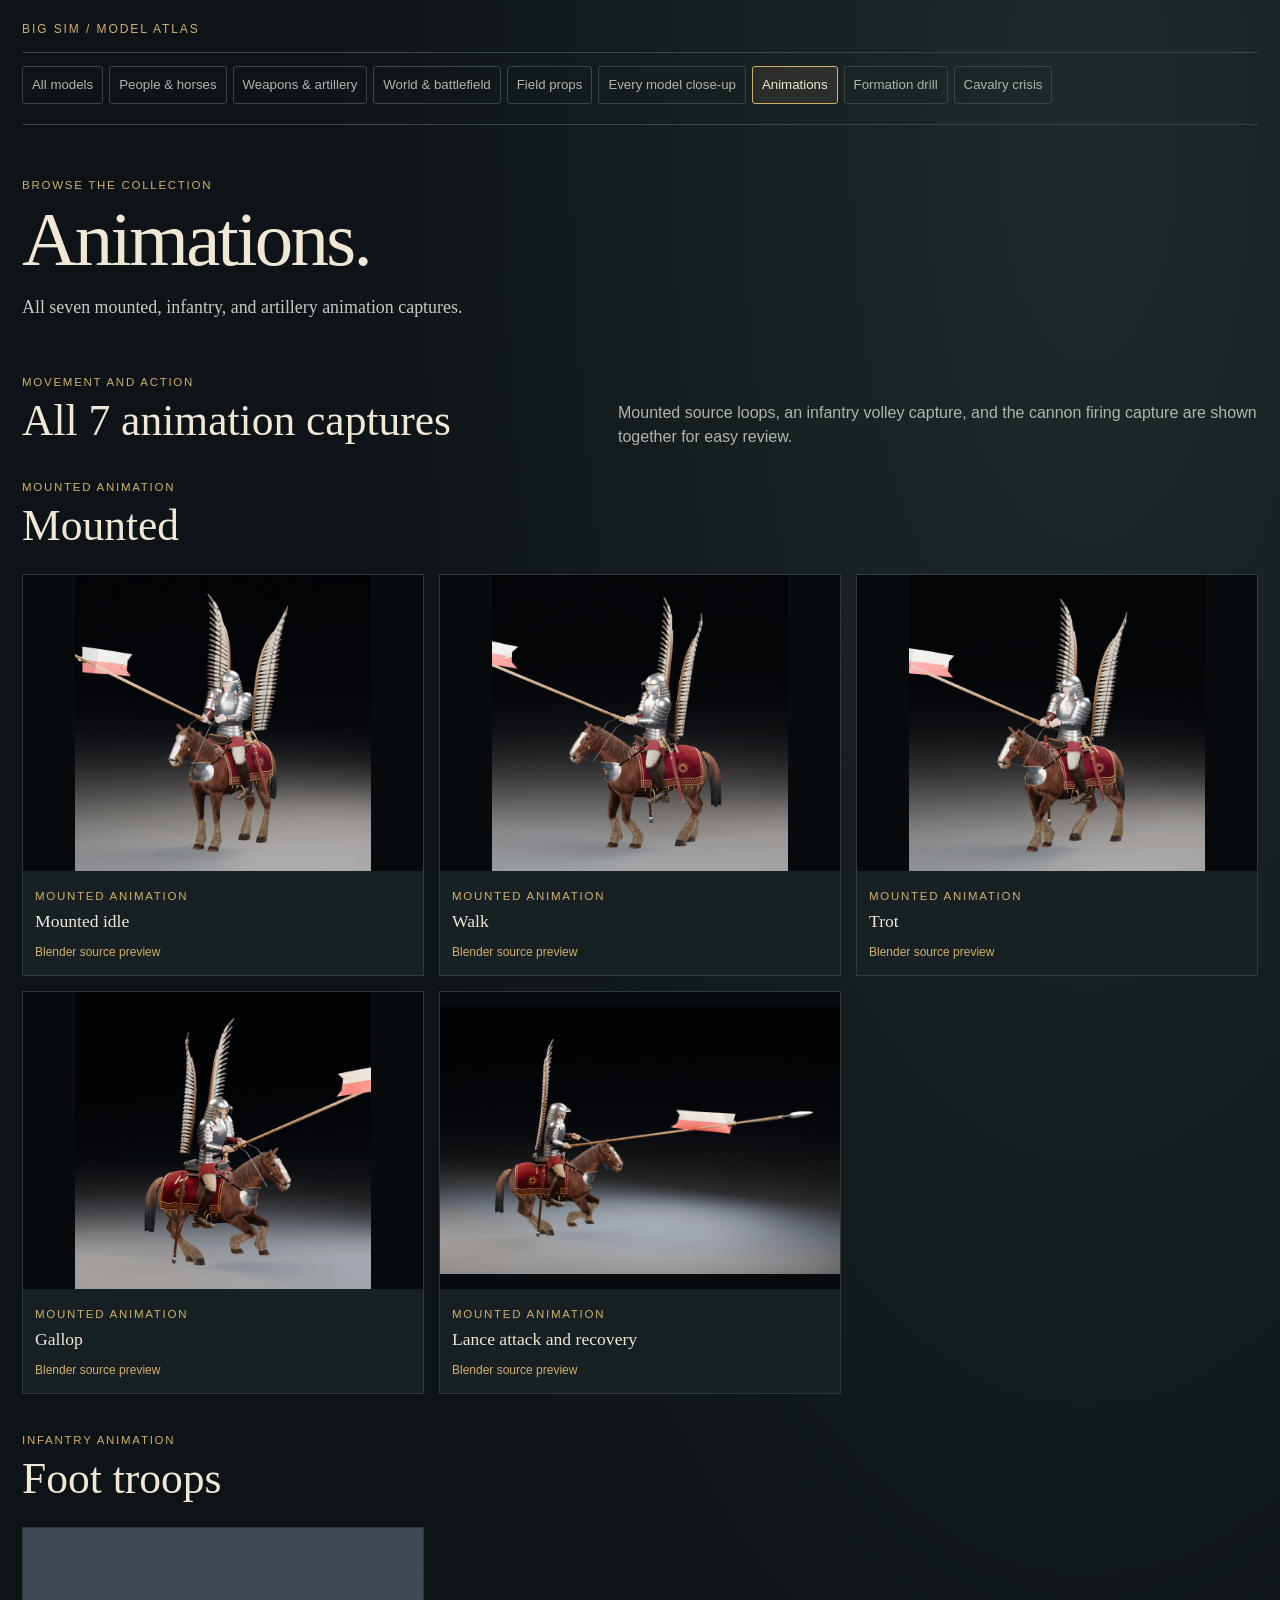
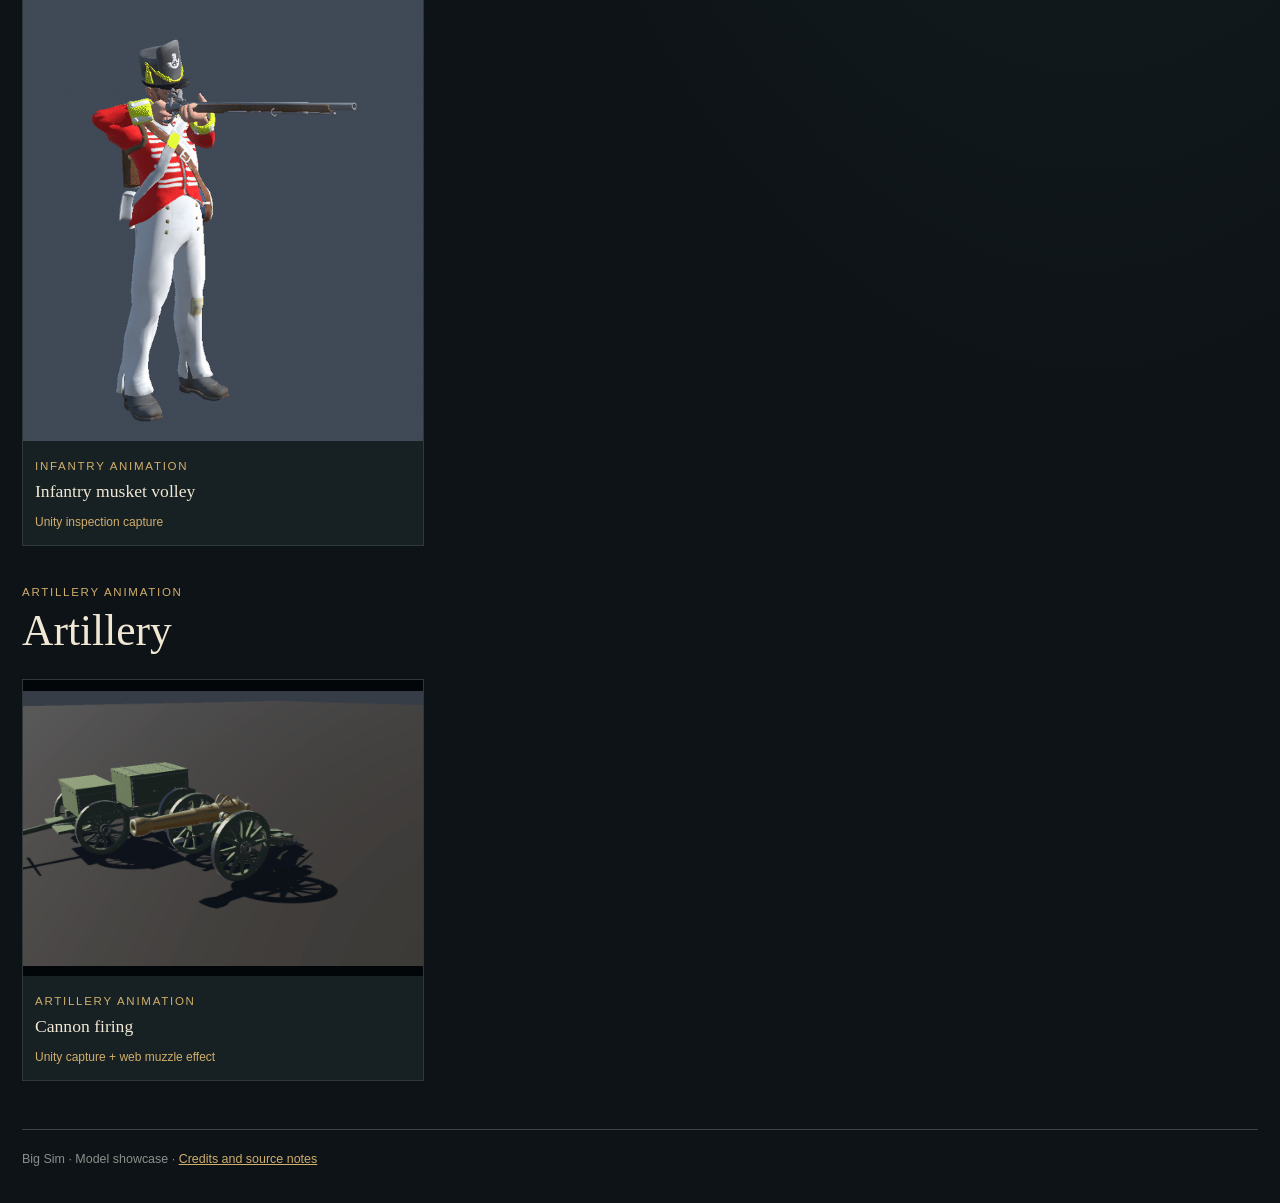
<file: site/animations.html>
<!doctype html>
<html lang="en">
<head>
<meta charset="utf-8">
<meta name="viewport" content="width=device-width, initial-scale=1">
<meta name="description" content="All seven mounted, infantry, and artillery animation captures.">
<title>Animations · Big Sim model collection</title>
<style>
:root{color-scheme:dark;--bg:#0d1316;--panel:#172023;--ink:#f0e8d5;--muted:#aeb6ad;--gold:#d0ae6c;--line:#3b4543}
*{box-sizing:border-box}
body{margin:0;background:radial-gradient(ellipse at 85% 5%,#202a2b 0,#0d1316 48rem);color:var(--ink);font:16px/1.5 Segoe UI,Arial,sans-serif}
a{color:inherit}
.shell{width:min(1480px,calc(100% - 44px));margin:auto}
.topline{padding:20px 0 14px;color:var(--gold);font-size:.75rem;letter-spacing:.16em;text-transform:uppercase;border-bottom:1px solid var(--line)}
.category-nav{display:flex;gap:6px;flex-wrap:wrap;padding:13px 0 20px;border-bottom:1px solid var(--line)}
.category-nav a{border:1px solid var(--line);border-radius:3px;padding:8px 9px;color:var(--muted);font-size:.83rem;text-decoration:none;white-space:nowrap}
.category-nav a:hover,.category-nav a[aria-current=page]{border-color:var(--gold);color:var(--ink);background:#d0ae6c18}
.kicker,.eyebrow{color:var(--gold);font-size:.72rem;letter-spacing:.15em;text-transform:uppercase}
h1,h2,h3,p{margin-top:0}
.page-head{padding:52px 0 28px;max-width:850px}
h1{font:clamp(2.8rem,6vw,5.4rem)/1 Georgia,serif;letter-spacing:-.035em;margin:8px 0 14px}
.page-head p{max-width:700px;color:#c6cbc2;font:1.12rem/1.6 Georgia,serif;margin-bottom:0}
.section-head{display:flex;justify-content:space-between;align-items:end;gap:20px;margin:24px 0 20px}
.section-head h2{font:clamp(1.8rem,3.4vw,2.8rem) Georgia,serif;margin:4px 0}
.section-head p{max-width:640px;color:var(--muted);margin:0}
.grid{display:grid;grid-template-columns:repeat(4,minmax(0,1fr));gap:16px}
.card,.battle-card,.motion-card{background:var(--panel);border:1px solid #2f3937;min-width:0}
.image,.battle-image{display:block;aspect-ratio:1.4;background:#090e10;overflow:hidden}
.image img,.battle-image img{display:block;width:100%;height:100%;object-fit:contain}
.caption{padding:14px 15px 17px}
.caption h3,.battle-card h3,.motion-card h3{font:1.25rem Georgia,serif;margin:5px 0 8px}
.caption p,.battle-card p{color:#c6cbc2;font-size:.9rem;margin-bottom:12px}
.credit{font-size:.75rem;color:var(--gold)}
.battle-grid{display:grid;grid-template-columns:repeat(2,minmax(0,1fr));gap:16px}
.battle-image{aspect-ratio:1.72}.battle-image img{object-fit:cover}
.battle-card>div{padding:15px}
.motion-section{margin:4px 0 48px}
.motion-group{margin:30px 0 38px}
.motion-grid{display:grid;grid-template-columns:repeat(3,minmax(0,1fr));gap:15px}
.motion-card img{display:block;width:100%;aspect-ratio:1.35;object-fit:contain;background:#080b0d}
.motion-card.infantry-volley img{aspect-ratio:.78}
.motion-card.cannon-firing img{filter:brightness(1.16) contrast(1.06)}
.motion-card>div:not(.cannon-stage){padding:12px}
.motion-card h3{font-size:1.1rem;margin:4px 0 7px}
.cannon-stage{position:relative;overflow:hidden;background:#080b0d}
.cannon-stage picture{display:block}
.cannon-stage canvas{position:absolute;inset:0;width:100%;height:100%;pointer-events:none;mix-blend-mode:screen}
footer{padding:20px 0 34px;border-top:1px solid var(--line);color:#87918c;font-size:.78rem}
footer a{color:var(--gold)}
.source{display:block;margin-top:8px;color:var(--muted);font-size:.69rem;overflow-wrap:anywhere}
@media(max-width:1100px){.grid{grid-template-columns:repeat(3,minmax(0,1fr))}}
@media(max-width:760px){.grid{grid-template-columns:repeat(2,minmax(0,1fr));gap:10px}.motion-grid{grid-template-columns:repeat(2,minmax(0,1fr))}.battle-grid{grid-template-columns:1fr}.section-head{display:block}.section-head p{margin-top:8px}}
@media(max-width:480px){.shell{width:calc(100% - 24px)}.grid,.motion-grid{grid-template-columns:1fr}.page-head{padding-top:35px}.category-nav{overflow-x:auto;flex-wrap:nowrap}.topline{font-size:.65rem}}
</style>
  <link rel="stylesheet" href="lightbox.css">
</head>
<body><div class="shell">
  <div class="topline">Big Sim / Model atlas</div>
  <nav class="category-nav" aria-label="Showcase categories"><a href="index.html">All models</a><a href="people-horses.html">People &amp; horses</a><a href="weapons-artillery.html">Weapons &amp; artillery</a><a href="world-battlefield.html">World &amp; battlefield</a><a href="field-props.html">Field props</a><a href="model-closeups.html">Every model close-up</a><a href="animations.html" aria-current="page">Animations</a><a href="formation-drill.html">Formation drill</a><a href="cavalry-crisis.html">Cavalry crisis</a></nav>
  <header class="page-head"><div class="kicker">Browse the collection</div><h1>Animations.</h1><p>All seven mounted, infantry, and artillery animation captures.</p></header>
  <main><section class="motion-section">
  <div class="section-head"><div><div class="kicker">Movement and action</div><h2>All 7 animation captures</h2></div><p>Mounted source loops, an infantry volley capture, and the cannon firing capture are shown together for easy review.</p></div>
  <section class="motion-group">
  <div class="section-head"><div><div class="kicker">Mounted animation</div><h2>Mounted</h2></div></div>
  <div class="motion-grid"><article class="motion-card idle">
  <img src="motion/idle.gif" alt="Looping mounted idle presentation capture" loading="lazy">
  <div><span class="eyebrow">Mounted animation</span><h3>Mounted idle</h3><span class="credit">Blender source preview</span></div>
</article><article class="motion-card walk">
  <img src="motion/walk.gif" alt="Looping walk presentation capture" loading="lazy">
  <div><span class="eyebrow">Mounted animation</span><h3>Walk</h3><span class="credit">Blender source preview</span></div>
</article><article class="motion-card trot">
  <img src="motion/trot.gif" alt="Looping trot presentation capture" loading="lazy">
  <div><span class="eyebrow">Mounted animation</span><h3>Trot</h3><span class="credit">Blender source preview</span></div>
</article><article class="motion-card gallop">
  <img src="motion/gallop.gif" alt="Looping gallop presentation capture" loading="lazy">
  <div><span class="eyebrow">Mounted animation</span><h3>Gallop</h3><span class="credit">Blender source preview</span></div>
</article><article class="motion-card lance-attack">
  <img src="motion/lance-attack.gif" alt="Looping lance attack and recovery presentation capture" loading="lazy">
  <div><span class="eyebrow">Mounted animation</span><h3>Lance attack and recovery</h3><span class="credit">Blender source preview</span></div>
</article></div>
</section><section class="motion-group">
  <div class="section-head"><div><div class="kicker">Infantry animation</div><h2>Foot troops</h2></div></div>
  <div class="motion-grid"><article class="motion-card infantry-volley">
  <img src="motion/infantry-volley.gif" alt="Looping infantry musket volley presentation capture" loading="lazy">
  <div><span class="eyebrow">Infantry animation</span><h3>Infantry musket volley</h3><span class="credit">Unity inspection capture</span></div>
</article></div>
</section><section class="motion-group">
  <div class="section-head"><div><div class="kicker">Artillery animation</div><h2>Artillery</h2></div></div>
  <div class="motion-grid"><article class="motion-card cannon-firing">
  <div class="cannon-stage">
  <picture><source srcset="motion/cannon-firing-poster.webp" media="(prefers-reduced-motion: reduce)"><img src="motion/cannon-firing.gif" alt="Looping cannon firing presentation capture" loading="lazy"></picture>
  <canvas class="cannon-shot-canvas" aria-hidden="true"></canvas>
</div>
  <div><span class="eyebrow">Artillery animation</span><h3>Cannon firing</h3><span class="credit">Unity capture + web muzzle effect</span></div>
</article></div>
</section>
</section></main>
  <footer>Big Sim · Model showcase · <a href="CREDITS.md">Credits and source notes</a></footer>
</div>
<script src="cannon-shot-effect.js"></script>
  <script src="lightbox.js" defer></script>
</body>
</html>
</file>
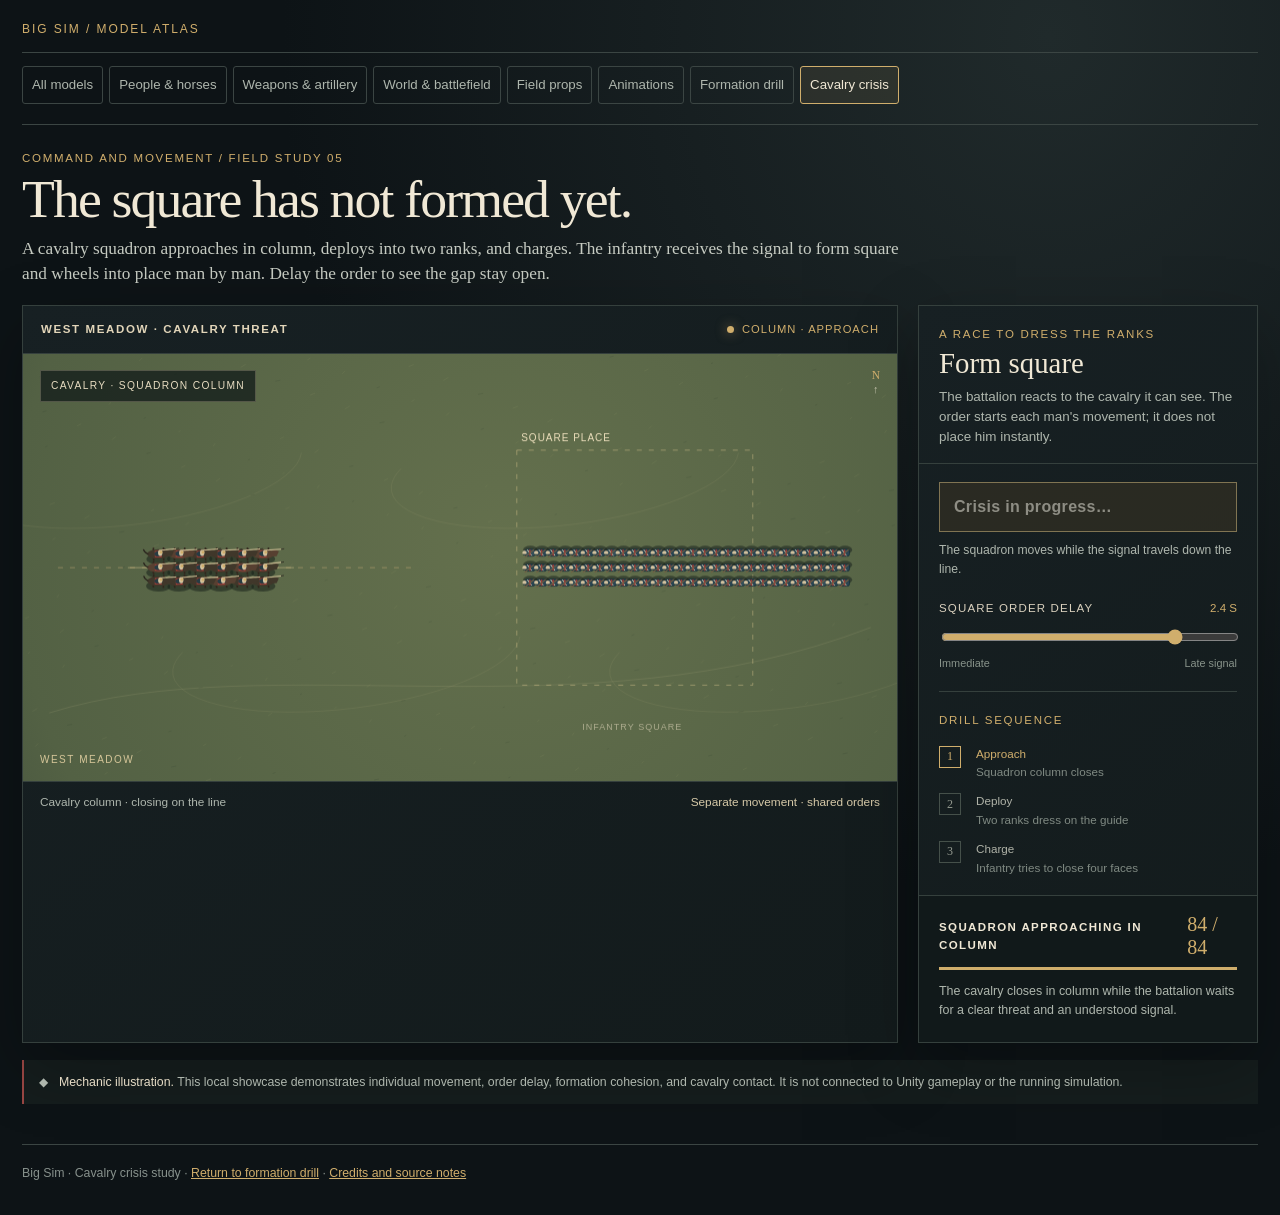
<file: site/cavalry-crisis.html>
<!doctype html>
<html lang="en">
<head>
<meta charset="utf-8">
<meta name="viewport" content="width=device-width, initial-scale=1">
<meta name="description" content="Watch cavalry deploy from column into a two-rank charge while infantry attempts to form square.">
<title>Cavalry crisis · Big Sim model collection</title>
<style>
:root{color-scheme:dark;--bg:#0d1316;--panel:#172023;--ink:#f0e8d5;--muted:#aeb6ad;--gold:#d0ae6c;--red:#9b4744;--line:#3b4543}
*{box-sizing:border-box}
body{margin:0;background:radial-gradient(ellipse at 82% 3%,#202a2b 0,#0d1316 48rem);color:var(--ink);font:16px/1.5 Segoe UI,Arial,sans-serif}
a{color:inherit}
.shell{width:min(1480px,calc(100% - 44px));margin:auto}
.topline{padding:20px 0 14px;color:var(--gold);font-size:.75rem;letter-spacing:.16em;text-transform:uppercase;border-bottom:1px solid var(--line)}
.category-nav{display:flex;gap:6px;flex-wrap:wrap;padding:13px 0 20px;border-bottom:1px solid var(--line)}
.category-nav a{border:1px solid var(--line);border-radius:3px;padding:8px 9px;color:var(--muted);font-size:.83rem;text-decoration:none;white-space:nowrap}
.category-nav a:hover,.category-nav a[aria-current=page]{border-color:var(--gold);color:var(--ink);background:#d0ae6c18}
.kicker,.eyebrow{color:var(--gold);font-size:.72rem;letter-spacing:.15em;text-transform:uppercase}
h1,h2,p{margin-top:0}
.page-head{padding:25px 0 19px;max-width:1100px}
h1{font:clamp(2.6rem,4.2vw,4rem)/.98 Georgia,serif;letter-spacing:-.035em;margin:6px 0 10px}
.page-head p{max-width:900px;color:#c6cbc2;font:1.08rem/1.45 Georgia,serif;margin:0}
.workbench{display:grid;grid-template-columns:minmax(0,1fr) 340px;gap:20px;align-items:stretch}
.field-panel,.order-panel{background:linear-gradient(145deg,#172023,#131b1c);border:1px solid #35403d;box-shadow:0 24px 64px #0004;min-width:0}
.field-head{display:flex;justify-content:space-between;align-items:center;gap:14px;padding:15px 18px;border-bottom:1px solid #35403d}
.field-head strong{font-size:.72rem;letter-spacing:.14em;text-transform:uppercase;color:#e2d5b9;font-weight:600}
.signal{display:flex;align-items:center;gap:8px;color:var(--gold);font-size:.7rem;letter-spacing:.09em;text-transform:uppercase;text-align:right}
.signal:before{content:"";width:7px;height:7px;border-radius:50%;background:var(--gold);box-shadow:0 0 12px #d0ae6c99;flex:none}
.stage{position:relative;background:#45533f;overflow:hidden;aspect-ratio:2.05;min-height:390px}
.stage canvas{display:block;width:100%;height:100%}
.field-stamp{position:absolute;top:16px;left:17px;padding:7px 10px;background:#111a18bf;border:1px solid #ddcfac44;color:#e7dcc1;font-size:.64rem;letter-spacing:.13em;text-transform:uppercase;pointer-events:none}
.north{position:absolute;right:17px;top:15px;color:#f0e8d5b3;text-align:center;font:11px Georgia,serif;pointer-events:none}
.north b{display:block;color:var(--gold);font-size:.72rem;font-weight:400;margin-bottom:2px}
.field-foot{display:flex;justify-content:space-between;gap:14px;padding:12px 17px;color:var(--muted);font-size:.74rem;border-top:1px solid #35403d}
.field-foot span:last-child{text-align:right;color:#d6c9a8}
.order-panel{display:flex;flex-direction:column}
.order-title{padding:20px 20px 16px;border-bottom:1px solid #35403d}
.order-title h2{font:1.8rem/1.1 Georgia,serif;margin:5px 0 7px}
.order-title p{color:var(--muted);font-size:.84rem;margin:0}
.order-controls{padding:18px 20px 20px}
.primary{display:block;width:100%;min-height:48px;padding:12px 14px;border:1px solid #d8bb7b;background:#3b3424;color:#f0e8d5;font:inherit;font-weight:600;letter-spacing:.02em;text-align:left;cursor:pointer;transition:background .18s,border-color .18s}
.primary:hover{background:#4a402b;border-color:#f0d496}
.primary:disabled{opacity:.55;cursor:default}
.control-note{color:var(--muted);font-size:.76rem;margin:9px 0 22px}
.section-label{display:flex;justify-content:space-between;align-items:center;color:#d9d0bd;font-size:.72rem;letter-spacing:.1em;text-transform:uppercase;margin-bottom:10px}
.section-label output{color:var(--gold);font-variant-numeric:tabular-nums;letter-spacing:0}
input[type=range]{width:100%;accent-color:var(--gold);cursor:pointer}
.range-labels{display:flex;justify-content:space-between;color:#88938a;font-size:.68rem;margin-top:3px}
.rule{height:1px;background:#35403d;margin:20px 0}
.sequence{display:grid;gap:13px;margin-top:16px}
.sequence-item{display:grid;grid-template-columns:27px 1fr;gap:10px;align-items:start;color:#7f8982;font-size:.73rem;line-height:1.35}
.sequence-item b{display:block;color:#b0b3a8;font-weight:500;margin-bottom:3px}
.sequence-item .num{display:grid;place-items:center;width:22px;height:22px;border:1px solid #45504a;color:#92988e;font:12px Georgia,serif}
.sequence-item.active b,.sequence-item.done b{color:var(--gold)}
.sequence-item.active .num,.sequence-item.done .num{border-color:var(--gold);color:var(--gold)}
.readout{padding:17px 20px;background:#11191a;border-top:1px solid #35403d;margin-top:auto}
.readout-head{display:flex;justify-content:space-between;align-items:baseline;gap:10px;margin-bottom:8px}
.readout-head strong{font-size:.72rem;letter-spacing:.12em;text-transform:uppercase;font-weight:600}
.readout-head output{font:1.25rem Georgia,serif;color:var(--gold);font-variant-numeric:tabular-nums}
.meter{height:3px;background:#39413b;overflow:hidden;margin-bottom:12px}
.meter span{display:block;width:0;height:100%;background:var(--gold);transition:width .18s linear}
.readout p{margin:0;color:var(--muted);font-size:.78rem;min-height:3.4em}
.note{display:flex;gap:11px;align-items:flex-start;margin:17px 0 40px;padding:13px 15px;border-left:2px solid var(--red);background:#151d1d;color:#aeb6ad;font-size:.77rem}
.note b{color:#e6dcc6;font-weight:500}
footer{padding:19px 0 32px;border-top:1px solid var(--line);color:#87918c;font-size:.77rem}
footer a{color:var(--gold)}
button:focus-visible,input:focus-visible,a:focus-visible{outline:2px solid var(--gold);outline-offset:3px}
@media(max-width:1020px){.workbench{grid-template-columns:minmax(0,1fr) 310px;gap:14px}.order-title,.order-controls,.readout{padding-left:16px;padding-right:16px}}
@media(max-width:760px){.shell{width:calc(100% - 28px)}.page-head{padding:34px 0 21px}.workbench{grid-template-columns:1fr}.stage{min-height:310px;aspect-ratio:1.45}.order-panel{display:grid;grid-template-columns:1fr 1fr}.order-title{grid-column:1/-1}.order-controls{grid-row:2}.readout{grid-column:2;grid-row:2;margin:0;border-top:0;border-left:1px solid #35403d;display:flex;flex-direction:column;justify-content:center}.note{margin-bottom:28px}}
@media(max-width:500px){.shell{width:calc(100% - 22px)}.topline{font-size:.64rem}.category-nav{overflow-x:auto;flex-wrap:nowrap}.category-nav a{font-size:.75rem;padding:7px 9px}.page-head{padding-top:28px}.stage{min-height:280px;aspect-ratio:1.08}.field-head{padding:12px}.field-head strong{font-size:.61rem}.signal{font-size:.58rem}.field-foot{font-size:.66rem;padding:10px 12px}.order-panel{grid-template-columns:1fr}.order-title,.order-controls,.readout{grid-column:1;grid-row:auto}.order-controls{padding-bottom:16px}.readout{border-top:1px solid #35403d;border-left:0;padding:16px}.north{right:12px;top:12px}}
@media(prefers-reduced-motion:reduce){*,*::before,*::after{scroll-behavior:auto!important;transition:none!important}}
</style>
</head>
<body>
<div class="shell">
  <div class="topline">Big Sim / Model atlas</div>
  <nav class="category-nav" aria-label="Showcase categories">
    <a href="index.html">All models</a><a href="people-horses.html">People &amp; horses</a><a href="weapons-artillery.html">Weapons &amp; artillery</a><a href="world-battlefield.html">World &amp; battlefield</a><a href="field-props.html">Field props</a><a href="animations.html">Animations</a><a href="formation-drill.html">Formation drill</a><a href="cavalry-crisis.html" aria-current="page">Cavalry crisis</a>
  </nav>
  <header class="page-head">
    <div class="kicker">Command and movement / field study 05</div>
    <h1>The square has not formed yet.</h1>
    <p>A cavalry squadron approaches in column, deploys into two ranks, and charges. The infantry receives the signal to form square and wheels into place man by man. Delay the order to see the gap stay open.</p>
  </header>
  <main>
    <section class="workbench" aria-label="Interactive cavalry charge and infantry square drill">
      <div class="field-panel">
        <div class="field-head"><strong>West meadow · cavalry threat</strong><span class="signal" id="signalLabel">Awaiting the trumpet</span></div>
        <div class="stage">
          <canvas id="field" aria-label="Overhead study of cavalry deploying from column and charging an infantry battalion as it forms square"></canvas>
          <div class="field-stamp" id="fieldStamp">Cavalry · squadron column</div>
          <div class="north" aria-hidden="true"><b>N</b>↑</div>
        </div>
        <div class="field-foot"><span id="groundLabel">Cavalry approach · infantry in line</span><span>Separate movement · shared orders</span></div>
      </div>
      <aside class="order-panel" aria-label="Crisis drill controls">
        <div class="order-title"><div class="eyebrow">A race to dress the ranks</div><h2 id="orderHeading">Form square</h2><p id="orderCopy">The battalion reacts to the cavalry it can see. The order starts each man's movement; it does not place him instantly.</p></div>
        <div class="order-controls">
          <button class="primary" id="runDrill" type="button">Run cavalry crisis <span aria-hidden="true">→</span></button>
          <p class="control-note">The squadron moves while the signal travels down the line.</p>
          <label class="section-label" for="orderDelay"><span>Square order delay</span><output id="delayValue" for="orderDelay">2.4 s</output></label>
          <input id="orderDelay" type="range" min="0" max="3" step="0.1" value="2.4" aria-label="Delay before the infantry receives the square order">
          <div class="range-labels"><span>Immediate</span><span>Late signal</span></div>
          <div class="rule"></div>
          <div class="eyebrow">Drill sequence</div>
          <div class="sequence" aria-label="Crisis phases">
            <div class="sequence-item" id="step1"><span class="num">1</span><span><b>Approach</b><span>Squadron column closes</span></span></div>
            <div class="sequence-item" id="step2"><span class="num">2</span><span><b>Deploy</b><span>Two ranks dress on the guide</span></span></div>
            <div class="sequence-item" id="step3"><span class="num">3</span><span><b>Charge</b><span>Infantry tries to close four faces</span></span></div>
          </div>
        </div>
        <div class="readout">
          <div class="readout-head"><strong id="statusText" aria-live="polite">The line is holding</strong><output id="arrivalCount">84 / 84</output></div>
          <div class="meter" aria-hidden="true"><span id="progressMeter"></span></div>
          <p id="phaseText">Run the drill to follow the order from the first approach through contact.</p>
        </div>
      </aside>
    </section>
    <p class="note"><span aria-hidden="true">◆</span><span><b>Mechanic illustration.</b> This local showcase demonstrates individual movement, order delay, formation cohesion, and cavalry contact. It is not connected to Unity gameplay or the running simulation.</span></p>
  </main>
  <footer>Big Sim · Cavalry crisis study · <a href="formation-drill.html">Return to formation drill</a> · <a href="CREDITS.md">Credits and source notes</a></footer>
</div>
<script>
(() => {
  const canvas = document.getElementById('field');
  const ctx = canvas.getContext('2d', { alpha: false });
  const runButton = document.getElementById('runDrill');
  const delayInput = document.getElementById('orderDelay');
  const reducedMotion = matchMedia('(prefers-reduced-motion: reduce)').matches;
  const infantryCount = 84, cavalryCount = 18;
  const contactAt = 6.25;
  let width = 0, height = 0, ratio = 1, elapsed = 0, lastTime = 0;
  let running = false, orderIssued = false, resolved = false, completed = 84, outcome = '';
  let infantry = [], cavalry = [], squareSlots = [];
  const clamp = (v, lo, hi) => Math.max(lo, Math.min(hi, v));
  const smooth = v => { const t = clamp(v, 0, 1); return t * t * (3 - 2 * t); };
  const lerp = (a, b, t) => a + (b - a) * t;
  const signalAt = () => .62 + Number(delayInput.value) * .9;

  function lineSlots() {
    return Array.from({ length: infantryCount }, (_, i) => ({
      x: .58 + Math.floor(i / 3) * (.36 / 27),
      y: .5 + (i % 3 - 1) * .035,
      face: Math.PI
    }));
  }

  function makeSquareSlots() {
    const slots = [];
    for (let row = 0; row < 10; row++) for (let col = 0; col < 10; col++) {
      if (row >= 3 && row < 7 && col >= 3 && col < 7) continue;
      const edgeX = Math.min(col, 9 - col), edgeY = Math.min(row, 9 - row);
      const face = edgeX < edgeY ? (col < 5 ? Math.PI : 0) : (row < 5 ? -Math.PI / 2 : Math.PI / 2);
      slots.push({ x: .70 + (col - 4.5) * .026, y: .5 + (row - 4.5) * .055, face });
    }
    return slots;
  }

  function makeCavalry() {
    return Array.from({ length: cavalryCount }, (_, i) => {
      const depth = Math.floor(i / 3), file = i % 3;
      return {
        id: i, x: .22 - depth * .024, y: .5 + (file - 1) * .032, face: 0,
        baseX: .22 - depth * .024, baseY: .5 + (file - 1) * .032,
        slot: null, move: null, breakthrough: false
      };
    });
  }

  function resetState() {
    const slots = lineSlots();
    infantry = slots.map((slot, i) => ({
      id: i, x: slot.x, y: slot.y, face: slot.face, slot, move: null, broken: false,
      pace: .78 + ((i * 37) % 101) / 100 * .48,
      lag: ((i * 19) % 17) / 28
    }));
    cavalry = makeCavalry();
    squareSlots = makeSquareSlots();
    elapsed = 0; lastTime = 0; running = false; orderIssued = false; resolved = false;
    completed = infantryCount; outcome = '';
    document.getElementById('signalLabel').textContent = 'Awaiting the trumpet';
    document.getElementById('fieldStamp').textContent = 'Cavalry · squadron column';
    document.getElementById('groundLabel').textContent = 'Cavalry approach · infantry in line';
    document.getElementById('statusText').textContent = 'The line is holding';
    document.getElementById('phaseText').textContent = 'Run the drill to follow the order from the first approach through contact.';
    document.getElementById('arrivalCount').textContent = '84 / 84';
    document.getElementById('progressMeter').style.width = '100%';
    runButton.disabled = false;
    runButton.innerHTML = 'Run cavalry crisis <span aria-hidden="true">→</span>';
    setSteps(0);
    paint();
  }

  function assignNearest(slots) {
    const pairs = [];
    for (let i = 0; i < infantry.length; i++) for (let j = 0; j < slots.length; j++) {
      const dx = (infantry[i].x - slots[j].x) * width;
      const dy = (infantry[i].y - slots[j].y) * height;
      pairs.push({ i, j, distance: dx * dx + dy * dy });
    }
    pairs.sort((a, b) => a.distance - b.distance || a.i - b.i || a.j - b.j);
    const usedPeople = new Set(), usedSlots = new Set(), assignment = Array(infantry.length);
    for (const pair of pairs) {
      if (usedPeople.has(pair.i) || usedSlots.has(pair.j)) continue;
      assignment[pair.i] = slots[pair.j];
      usedPeople.add(pair.i); usedSlots.add(pair.j);
      if (usedPeople.size === infantry.length) break;
    }
    return assignment;
  }

  function assignCavalryLine() {
    const slots = Array.from({ length: cavalryCount }, (_, i) => ({
      x: .405 + (i % 2) * .028,
      y: .29 + Math.floor(i / 2) * (.42 / 8),
      face: 0
    }));
    const pairs = [];
    for (let i = 0; i < cavalry.length; i++) for (let j = 0; j < slots.length; j++) {
      const dx = (cavalry[i].x - slots[j].x) * width;
      const dy = (cavalry[i].y - slots[j].y) * height;
      pairs.push({ i, j, distance: dx * dx + dy * dy });
    }
    pairs.sort((a, b) => a.distance - b.distance || a.i - b.i || a.j - b.j);
    const usedPeople = new Set(), usedSlots = new Set();
    for (const pair of pairs) {
      if (usedPeople.has(pair.i) || usedSlots.has(pair.j)) continue;
      cavalry[pair.i].slot = slots[pair.j];
      usedPeople.add(pair.i); usedSlots.add(pair.j);
      if (usedPeople.size === cavalry.length) break;
    }
  }

  function issueSquare() {
    orderIssued = true;
    const assignment = assignNearest(squareSlots);
    infantry.forEach((man, i) => {
      const goal = assignment[i];
      const distance = Math.hypot((goal.x - man.x) * width, (goal.y - man.y) * height);
      man.slot = goal;
      man.move = {
        fromX: man.x, fromY: man.y, startAt: elapsed + man.lag,
        duration: Math.max(.75, distance / (width * .06)) * man.pace,
        goal, bend: (i % 2 ? 1 : -1) * .013
      };
    });
    assignCavalryLine();
    document.getElementById('orderHeading').textContent = 'Square order received';
    document.getElementById('orderCopy').textContent = 'The signal reaches the battalion. Files wheel from their current places; late men cannot skip the movement.';
    document.getElementById('signalLabel').textContent = 'Trumpet · form square';
    document.getElementById('fieldStamp').textContent = 'Infantry · wheeling into square';
    document.getElementById('groundLabel').textContent = 'Square ordered · cavalry deploying';
  }

  function moveActor(actor, now) {
    const move = actor.move;
    if (!move || now < move.startAt) return;
    const t = clamp((now - move.startAt) / move.duration, 0, 1);
    const eased = smooth(t);
    const dx = move.goal.x - move.fromX, dy = move.goal.y - move.fromY;
    const arc = Math.sin(Math.PI * eased) * (move.bend || 0);
    actor.x = move.fromX + dx * eased - dy * arc;
    actor.y = move.fromY + dy * eased + dx * arc;
    const desired = t < .78 && Math.hypot(dx, dy) > .003 ? Math.atan2(dy * height, dx * width) : move.goal.face;
    let turn = (desired - actor.face + Math.PI * 3) % (Math.PI * 2) - Math.PI;
    actor.face += turn * (1 - Math.exp(-.12 * (now - move.startAt + .05)));
    if (t >= 1) {
      actor.x = move.goal.x; actor.y = move.goal.y; actor.face = move.goal.face; actor.move = null;
    }
  }

  function updateInfantry() {
    if (orderIssued) for (const man of infantry) moveActor(man, elapsed);
    if (resolved && outcome === 'gap breached') for (const man of infantry) moveActor(man, elapsed);
    const ready = infantry.reduce((sum, man) => {
      if (man.move || !man.slot) return sum;
      const d = Math.hypot((man.slot.x - man.x) * width, (man.slot.y - man.y) * height);
      return sum + (d < 9 ? 1 : 0);
    }, 0);
    completed = ready;
  }

  function updateCavalry() {
    if (!resolved) {
      const approach = smooth(elapsed / 2.35);
      const deploy = smooth((elapsed - 2.15) / 1.85);
      const charge = clamp((elapsed - 4.1) / 2.15, 0, 1);
      for (const rider of cavalry) {
        if (elapsed < 2.15) {
          rider.x = rider.baseX + .14 * approach;
          rider.y = rider.baseY;
          rider.face = Math.sin(elapsed * 3 + rider.id) * .035;
        } else {
          const slot = rider.slot || { x: .42, y: .5, face: 0 };
          const lineX = slot.x + .112 * charge;
          rider.x = lerp(rider.baseX + .14, lineX, deploy);
          rider.y = lerp(rider.baseY, slot.y, deploy);
          rider.face = Math.sin(elapsed * 2.4 + rider.id * .7) * .025;
        }
      }
    } else {
      for (const rider of cavalry) moveActor(rider, elapsed);
    }
  }

  function resolveContact() {
    if (resolved) return;
    resolved = true;
    const cohesion = completed / infantryCount;
    outcome = cohesion >= .84 ? 'square holds' : 'gap breached';
    cavalry.forEach((rider, i) => {
      const inMiddle = Math.floor(i / 2) >= 3 && Math.floor(i / 2) <= 5;
      const breach = outcome === 'gap breached' && inMiddle;
      rider.breakthrough = breach;
      rider.move = {
        fromX: rider.x, fromY: rider.y, startAt: elapsed + (i % 4) * .055,
        duration: breach ? 1.05 : .78,
        goal: {
          x: breach ? .705 + (i % 2) * .014 : .455 + (i % 2) * .024,
          y: rider.y + (breach ? (i % 2 ? .012 : -.012) : 0),
          face: breach ? 0 : Math.PI
        }, bend: breach ? 0 : (i % 2 ? .025 : -.025)
      };
    });
    if (outcome === 'gap breached') {
      const westFace = infantry
        .filter(man => man.slot && Math.abs(man.slot.x - .583) < .015)
        .sort((a, b) => Math.abs(a.y - .5) - Math.abs(b.y - .5))
        .slice(0, 9);
      westFace.forEach((man, i) => {
        man.broken = true;
        man.move = {
          fromX: man.x, fromY: man.y, startAt: elapsed + (i % 5) * .07,
          duration: .65 + (i % 4) * .12,
          goal: { x: man.x - .025 - (i % 3) * .006, y: man.y + (i % 2 ? .05 : -.05), face: Math.PI },
          bend: (i % 2 ? 1 : -1) * .012
        };
      });
      document.getElementById('statusText').textContent = 'Gap breached';
      document.getElementById('phaseText').textContent = 'The front is still wheeling when the charge arrives. Riders break through the unfinished face; nearby files scatter.';
      document.getElementById('signalLabel').textContent = 'Contact · square incomplete';
      document.getElementById('fieldStamp').textContent = 'Gap · riders break through';
    } else {
      document.getElementById('statusText').textContent = 'Square holds';
      document.getElementById('phaseText').textContent = 'The four faces are dressed before contact. The squadron checks its charge and wheels away to reform.';
      document.getElementById('signalLabel').textContent = 'Contact · formed square';
      document.getElementById('fieldStamp').textContent = 'Square · cavalry checked';
    }
    document.getElementById('orderHeading').textContent = outcome === 'square holds' ? 'The square holds' : 'The charge finds a gap';
    document.getElementById('orderCopy').textContent = outcome === 'square holds'
      ? 'The order arrives in time. The cavalry checks its charge against the dressed faces.'
      : 'The order arrives late. Some files are still moving when the squadron reaches the open face.';
    setSteps(3);
  }

  function setSteps(active) {
    ['step1','step2','step3'].forEach((id, i) => {
      const element = document.getElementById(id);
      element.classList.toggle('active', i + 1 === active);
      element.classList.toggle('done', i + 1 < active || (active === 3 && resolved));
    });
  }

  function startDrill() {
    resetState();
    running = true;
    runButton.disabled = true;
    runButton.textContent = 'Crisis in progress…';
    document.getElementById('statusText').textContent = 'Squadron approaching in column';
    document.getElementById('phaseText').textContent = 'The cavalry closes in a marching column. The infantry has not received its square order yet.';
    document.getElementById('signalLabel').textContent = 'Column · approach';
    setSteps(1);
  }

  function update(dt) {
    if (!running) return;
    elapsed += dt;
    if (resolved) {
      updateInfantry(); updateCavalry();
      document.getElementById('arrivalCount').textContent = completed + ' / ' + infantryCount;
      document.getElementById('progressMeter').style.width = (completed / infantryCount * 100).toFixed(0) + '%';
      if (elapsed > 8.0) {
        running = false;
        runButton.disabled = false;
        runButton.textContent = 'Run drill again →';
      }
      return;
    }
    if (!orderIssued && elapsed >= signalAt()) issueSquare();
    updateInfantry();
    updateCavalry();
    const phase = elapsed < 2.15 ? 1 : elapsed < 4.1 ? 2 : 3;
    setSteps(phase);
    if (phase === 1) {
      document.getElementById('statusText').textContent = orderIssued ? 'Files wheeling for square' : 'Squadron approaching in column';
      document.getElementById('phaseText').textContent = orderIssued
        ? 'The trumpet carries form square down the line. Each man turns from his place and moves toward a face.'
        : 'The cavalry closes in column while the battalion waits for a clear threat and an understood signal.';
      document.getElementById('groundLabel').textContent = orderIssued ? 'Square order travelling · files wheel' : 'Cavalry column · closing on the line';
      document.getElementById('fieldStamp').textContent = orderIssued ? 'Infantry · square order received' : 'Cavalry · squadron column';
      document.getElementById('signalLabel').textContent = orderIssued ? 'Trumpet · form square' : 'Column · approach';
    } else if (phase === 2) {
      document.getElementById('statusText').textContent = 'Cavalry deploying';
      document.getElementById('phaseText').textContent = orderIssued
        ? 'The squadron opens into two ranks. The infantry continues to wheel and dress while the distance closes.'
        : 'The squadron starts to deploy before the infantry has heard the order.';
      document.getElementById('groundLabel').textContent = 'Cavalry deploys · two-rank line';
      document.getElementById('fieldStamp').textContent = 'Cavalry · deploying into line';
      document.getElementById('signalLabel').textContent = 'Deployment · two ranks';
    } else if (phase === 3) {
      document.getElementById('statusText').textContent = 'Charge · square dressing';
      document.getElementById('phaseText').textContent = orderIssued
        ? 'The squadron charges in line. Stragglers keep moving toward their assigned places until contact.'
        : 'The squadron charges before the square order reaches the battalion.';
      document.getElementById('groundLabel').textContent = 'Cavalry charge · infantry forms square';
      document.getElementById('fieldStamp').textContent = 'Charge · infantry still dressing';
      document.getElementById('signalLabel').textContent = 'Charge · contact near';
    }
    document.getElementById('arrivalCount').textContent = completed + ' / ' + infantryCount;
    document.getElementById('progressMeter').style.width = (completed / infantryCount * 100).toFixed(0) + '%';
    if (!resolved && elapsed >= contactAt) resolveContact();
    if (resolved && elapsed > 8.0) {
      running = false;
      runButton.disabled = false;
      runButton.textContent = 'Run drill again →';
      document.getElementById('arrivalCount').textContent = completed + ' / ' + infantryCount;
    }
  }

  function fitCanvas() {
    const bounds = canvas.getBoundingClientRect();
    width = bounds.width; height = bounds.height;
    ratio = Math.min(window.devicePixelRatio || 1, 2);
    canvas.width = Math.max(1, Math.round(width * ratio));
    canvas.height = Math.max(1, Math.round(height * ratio));
    ctx.setTransform(ratio, 0, 0, ratio, 0, 0);
    paint();
  }

  function drawGround() {
    ctx.fillStyle = '#4a5841'; ctx.fillRect(0, 0, width, height);
    const light = ctx.createRadialGradient(width * .55, height * .45, 5, width * .55, height * .45, width * .8);
    light.addColorStop(0, '#64704d'); light.addColorStop(.7, '#536144'); light.addColorStop(1, '#3e4c3a');
    ctx.fillStyle = light; ctx.fillRect(0, 0, width, height);
    ctx.save(); ctx.globalAlpha = .1; ctx.strokeStyle = '#c3b88b'; ctx.lineWidth = 1;
    for (let i = 0; i < 4; i++) {
      ctx.beginPath(); ctx.ellipse(width * (.12 + i * .25), height * (.27 + (i % 2) * .43), width * .2, height * .13, -.12, .08, Math.PI * 1.12); ctx.stroke();
    }
    ctx.globalAlpha = .15; ctx.beginPath(); ctx.moveTo(width * .03, height * .84); ctx.bezierCurveTo(width * .28, height * .68, width * .64, height * .9, width * .97, height * .64); ctx.stroke();
    ctx.restore();
    for (let i = 0; i < 220; i++) {
      const x = ((i * 127.1 + 19) % 997) / 997 * width, y = ((i * 311.7 + 53) % 991) / 991 * height;
      ctx.strokeStyle = i % 3 ? '#b3b38320' : '#202e252b'; ctx.lineWidth = .7;
      ctx.beginPath(); ctx.moveTo(x, y); ctx.lineTo(x + 2 + i % 4, y - 1 - i % 3); ctx.stroke();
    }
    ctx.fillStyle = '#d7c79a'; ctx.font = '10px Segoe UI, Arial, sans-serif'; ctx.letterSpacing = '1.5px';
    ctx.fillText('WEST MEADOW', 17, height - 18);
    ctx.fillStyle = '#e3d9bd99'; ctx.font = '9px Segoe UI, Arial, sans-serif'; ctx.letterSpacing = '1px';
    ctx.fillText('INFANTRY SQUARE', width * .64, height * .88);
  }

  function drawIntent() {
    ctx.save(); ctx.setLineDash([5, 7]); ctx.lineWidth = 1;
    ctx.strokeStyle = '#ead39a66'; ctx.strokeRect(width * .565, height * .225, width * .27, height * .55);
    ctx.strokeStyle = '#dcb98166'; ctx.beginPath(); ctx.moveTo(width * .04, height * .5); ctx.lineTo(width * .45, height * .5); ctx.stroke();
    ctx.setLineDash([]); ctx.fillStyle = '#eee0bd'; ctx.font = '10px Segoe UI, Arial, sans-serif'; ctx.letterSpacing = '1px';
    ctx.fillText('SQUARE PLACE', width * .57, height * .205);
    if (running && elapsed < 2.15) {
      ctx.strokeStyle = '#e4c98f77'; ctx.beginPath(); ctx.moveTo(width * .12, height * .5); ctx.lineTo(width * .31, height * .5); ctx.stroke();
    }
    ctx.restore();
  }

  function drawFoot(man) {
    const x = man.x * width, y = man.y * height;
    ctx.save(); ctx.translate(x, y); ctx.rotate(man.face);
    ctx.fillStyle = '#17201c88'; ctx.beginPath(); ctx.ellipse(-.4, 2.8, 7.2, 4.1, 0, 0, Math.PI * 2); ctx.fill();
    ctx.fillStyle = man.broken ? '#733a32' : (man.id % 7 === 0 ? '#344f59' : '#294552');
    ctx.strokeStyle = '#172e39'; ctx.lineWidth = .8; ctx.beginPath(); ctx.roundRect(-5, -3.5, 10, 7, 2.2); ctx.fill(); ctx.stroke();
    ctx.strokeStyle = '#d7ccb0'; ctx.lineWidth = 1; ctx.beginPath(); ctx.moveTo(-1.8, -3); ctx.lineTo(2.6, 3); ctx.stroke();
    ctx.fillStyle = '#9e3936'; ctx.fillRect(-.7, -3.1, 1.5, 6.2);
    ctx.strokeStyle = '#745d42'; ctx.lineWidth = 1.1; ctx.beginPath(); ctx.moveTo(-4, 3.1); ctx.lineTo(5.2, -4.7); ctx.stroke();
    ctx.fillStyle = '#d3c2a0'; ctx.beginPath(); ctx.arc(5.4, 0, 2.1, 0, Math.PI * 2); ctx.fill();
    ctx.fillStyle = '#293a3c'; ctx.fillRect(4.1, -2.5, 2.8, 1.1);
    ctx.restore();
  }

  function drawHorse(rider) {
    const x = rider.x * width, y = rider.y * height;
    ctx.save(); ctx.translate(x, y); ctx.rotate(rider.face);
    ctx.fillStyle = '#18201a8c'; ctx.beginPath(); ctx.ellipse(-1, 5, 12, 5.2, 0, 0, Math.PI * 2); ctx.fill();
    ctx.strokeStyle = '#30251c'; ctx.lineWidth = 1.6;
    for (const legX of [-6, 4]) for (const legY of [-3.2, 3.2]) {
      ctx.beginPath(); ctx.moveTo(legX, legY); ctx.lineTo(legX + .4, legY + (legY < 0 ? -3.2 : 3.2)); ctx.stroke();
    }
    ctx.fillStyle = rider.id % 4 === 0 ? '#574031' : '#40372a';
    ctx.beginPath(); ctx.ellipse(-1, 0, 11, 4.8, 0, 0, Math.PI * 2); ctx.fill();
    ctx.beginPath(); ctx.moveTo(6, -2.6); ctx.lineTo(10.5, -4.3); ctx.lineTo(14.8, -2.7); ctx.lineTo(12.5, 2.2); ctx.lineTo(7.2, 2.7); ctx.closePath(); ctx.fill();
    ctx.strokeStyle = '#251f19'; ctx.lineWidth = 1.2; ctx.beginPath(); ctx.moveTo(-11, 0); ctx.quadraticCurveTo(-15, -2, -15.8, -5); ctx.stroke();
    ctx.fillStyle = '#b13e36'; ctx.fillRect(-4.5, -3.2, 7, 6.4);
    ctx.fillStyle = '#263b42'; ctx.beginPath(); ctx.ellipse(-.8, -.2, 4.1, 2.7, 0, 0, Math.PI * 2); ctx.fill();
    ctx.fillStyle = '#d4c3a0'; ctx.beginPath(); ctx.ellipse(1, -1.1, 2.2, 3.1, 0, 0, Math.PI * 2); ctx.fill();
    ctx.fillStyle = '#d0ae6c'; ctx.beginPath(); ctx.arc(1.7, -1.7, 1.5, 0, Math.PI * 2); ctx.fill();
    ctx.strokeStyle = '#d4c39a'; ctx.lineWidth = 1.05; ctx.beginPath(); ctx.moveTo(2, -3.7); ctx.lineTo(17, -4.8); ctx.stroke();
    ctx.strokeStyle = '#2c2720'; ctx.lineWidth = .8; ctx.beginPath(); ctx.moveTo(17, -4.8); ctx.lineTo(20, -5.2); ctx.stroke();
    ctx.restore();
  }

  function paint() {
    if (!width || !height) return;
    drawGround(); drawIntent();
    [...infantry].sort((a, b) => a.y - b.y).forEach(drawFoot);
    [...cavalry].sort((a, b) => a.y - b.y).forEach(drawHorse);
    if (resolved) {
      ctx.fillStyle = outcome === 'square holds' ? '#ead39a' : '#e0a08a';
      ctx.font = '10px Segoe UI, Arial, sans-serif'; ctx.letterSpacing = '1px';
      ctx.fillText(outcome === 'square holds' ? 'CHARGE CHECKED' : 'GAP BREACHED', width * .47, height * .91);
    }
  }

  function frame(now) {
    const dt = lastTime ? Math.min((now - lastTime) / 1000, .05) : 0;
    lastTime = now;
    update(dt); paint();
    requestAnimationFrame(frame);
  }

  runButton.addEventListener('click', startDrill);
  delayInput.addEventListener('input', () => { document.getElementById('delayValue').textContent = Number(delayInput.value).toFixed(1) + ' s'; });
  new ResizeObserver(fitCanvas).observe(canvas);
  resetState(); fitCanvas(); requestAnimationFrame(frame);
  if (!reducedMotion) window.setTimeout(startDrill, 650);
})();
</script>
</body>
</html>
</file>
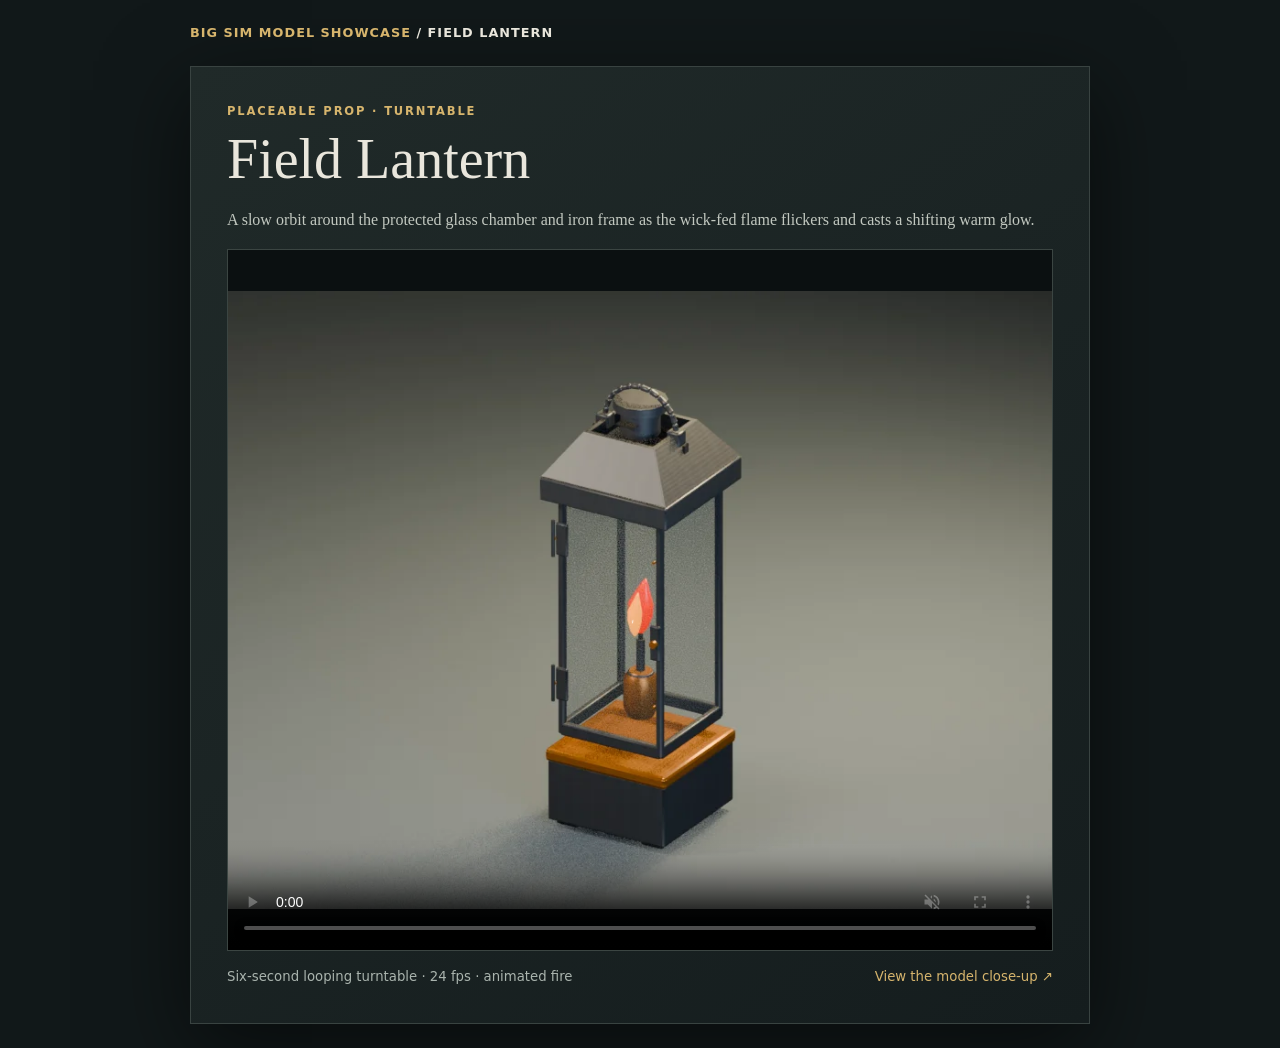
<file: site/field-lantern-video.html>
<!doctype html>
<html lang="en">
<head>
  <meta charset="utf-8">
  <meta name="viewport" content="width=device-width, initial-scale=1">
  <meta name="theme-color" content="#111819">
  <title>Field Lantern Turntable · Big Sim</title>
  <style>
    :root { color-scheme: dark; font-family: Georgia, "Times New Roman", serif; background: #111819; color: #e9e6dc; }
    * { box-sizing: border-box; }
    body { margin: 0; min-height: 100vh; display: grid; place-items: center; padding: 24px; }
    main { width: min(100%, 900px); }
    nav { margin-bottom: 24px; font: 700 .8rem/1.4 system-ui, sans-serif; letter-spacing: .08em; text-transform: uppercase; }
    a { color: #d7b56d; text-decoration: none; }
    a:hover { text-decoration: underline; }
    .panel { padding: clamp(16px, 4vw, 36px); border: 1px solid #394341; background: linear-gradient(145deg, #202a29, #151d1e); box-shadow: 0 24px 80px #0008; }
    .eyebrow { color: #d7b56d; font: 700 .72rem/1.4 system-ui, sans-serif; letter-spacing: .16em; text-transform: uppercase; }
    h1 { margin: 8px 0 10px; font-size: clamp(2rem, 5vw, 3.5rem); font-weight: 500; }
    p { color: #c2c8c0; line-height: 1.6; }
    video { display: block; width: 100%; max-height: 78vh; aspect-ratio: 1; object-fit: contain; background: #0b1011; border: 1px solid #3b4542; }
    .caption { display: flex; flex-wrap: wrap; justify-content: space-between; gap: 12px; margin-top: 16px; font: .83rem/1.5 system-ui, sans-serif; color: #aab4ae; }
  </style>
</head>
<body>
  <main>
    <nav><a href="index.html">Big Sim model showcase</a> / Field lantern</nav>
    <section class="panel">
      <div class="eyebrow">Placeable prop · turntable</div>
      <h1>Field Lantern</h1>
      <p>A slow orbit around the protected glass chamber and iron frame as the wick-fed flame flickers and casts a shifting warm glow.</p>
      <video controls autoplay muted loop playsinline preload="metadata" poster="images/gallery/model-closeup-art-placeable-props-models-field-lantern.webp">
        <source src="videos/field-lantern-turntable.mp4" type="video/mp4">
        Your browser does not support the video element. <a href="videos/field-lantern-turntable.mp4">Download the MP4</a>.
      </video>
      <div class="caption"><span>Six-second looping turntable · 24 fps · animated fire</span><a href="model-closeups.html">View the model close-up ↗</a></div>
    </section>
  </main>
</body>
</html>
</file>
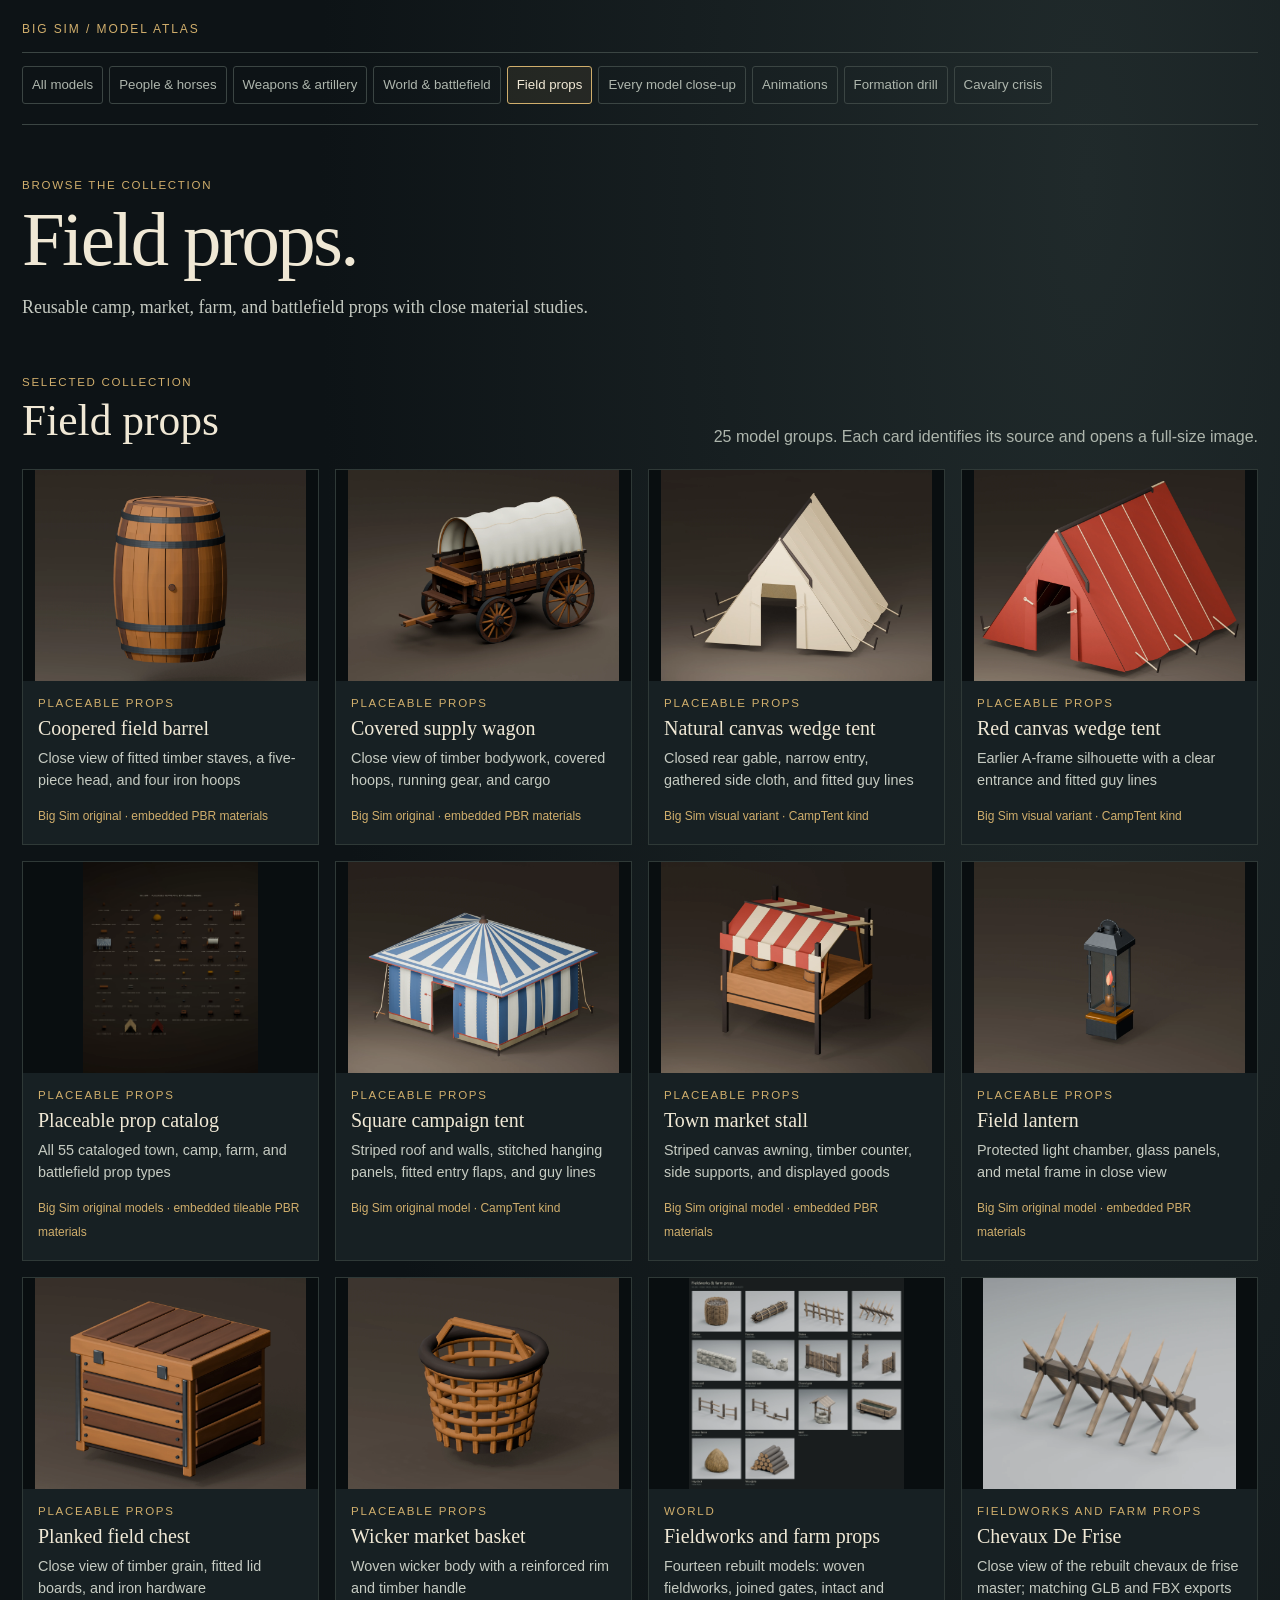
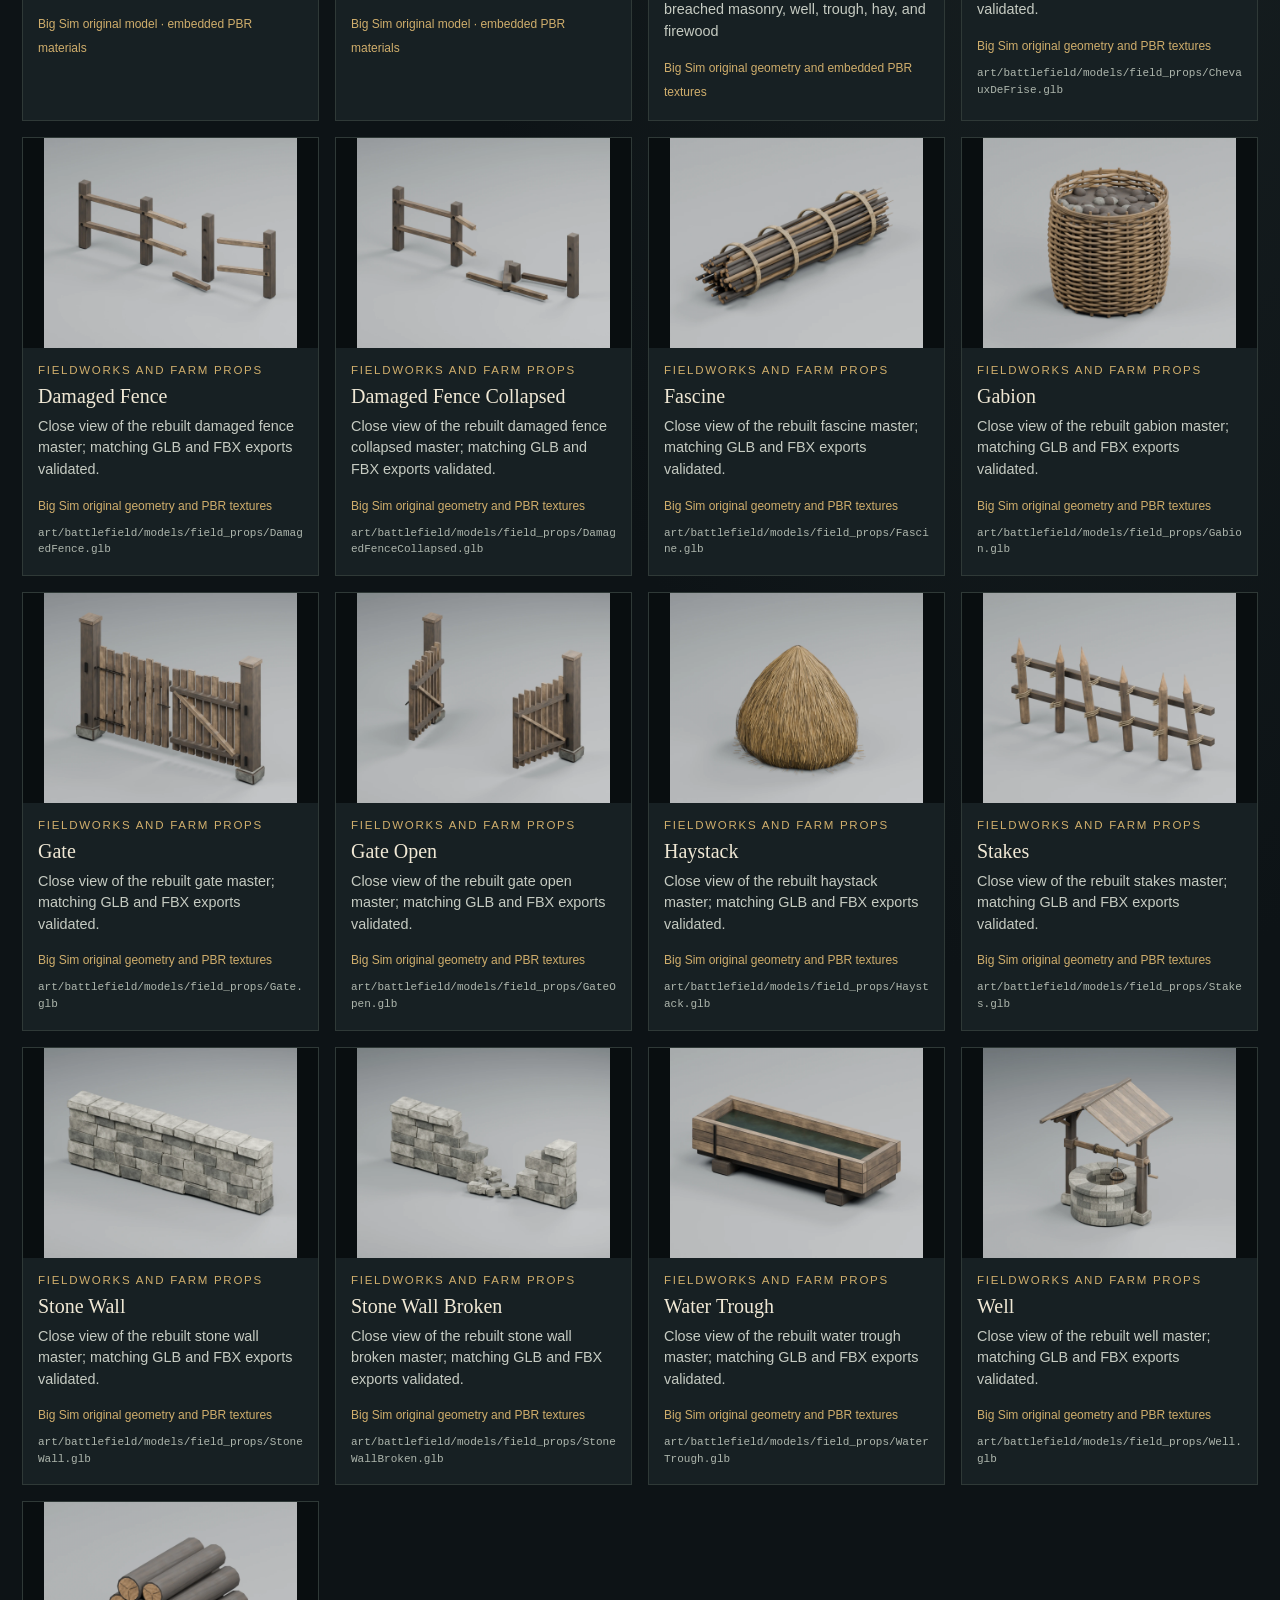
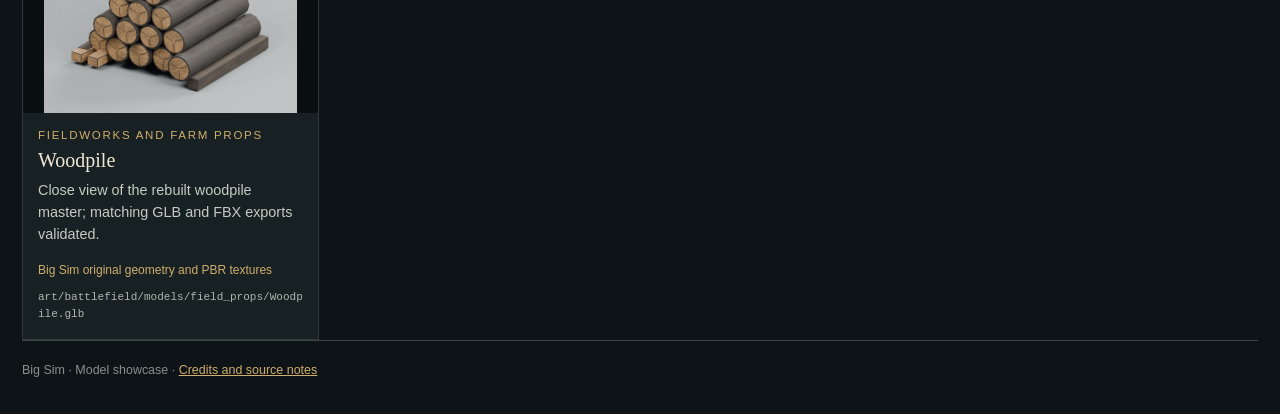
<file: site/field-props.html>
<!doctype html>
<html lang="en">
<head>
<meta charset="utf-8">
<meta name="viewport" content="width=device-width, initial-scale=1">
<meta name="description" content="Reusable camp, market, farm, and battlefield props with close material studies.">
<title>Field props · Big Sim model collection</title>
<style>
:root{color-scheme:dark;--bg:#0d1316;--panel:#172023;--ink:#f0e8d5;--muted:#aeb6ad;--gold:#d0ae6c;--line:#3b4543}
*{box-sizing:border-box}
body{margin:0;background:radial-gradient(ellipse at 85% 5%,#202a2b 0,#0d1316 48rem);color:var(--ink);font:16px/1.5 Segoe UI,Arial,sans-serif}
a{color:inherit}
.shell{width:min(1480px,calc(100% - 44px));margin:auto}
.topline{padding:20px 0 14px;color:var(--gold);font-size:.75rem;letter-spacing:.16em;text-transform:uppercase;border-bottom:1px solid var(--line)}
.category-nav{display:flex;gap:6px;flex-wrap:wrap;padding:13px 0 20px;border-bottom:1px solid var(--line)}
.category-nav a{border:1px solid var(--line);border-radius:3px;padding:8px 9px;color:var(--muted);font-size:.83rem;text-decoration:none;white-space:nowrap}
.category-nav a:hover,.category-nav a[aria-current=page]{border-color:var(--gold);color:var(--ink);background:#d0ae6c18}
.kicker,.eyebrow{color:var(--gold);font-size:.72rem;letter-spacing:.15em;text-transform:uppercase}
h1,h2,h3,p{margin-top:0}
.page-head{padding:52px 0 28px;max-width:850px}
h1{font:clamp(2.8rem,6vw,5.4rem)/1 Georgia,serif;letter-spacing:-.035em;margin:8px 0 14px}
.page-head p{max-width:700px;color:#c6cbc2;font:1.12rem/1.6 Georgia,serif;margin-bottom:0}
.section-head{display:flex;justify-content:space-between;align-items:end;gap:20px;margin:24px 0 20px}
.section-head h2{font:clamp(1.8rem,3.4vw,2.8rem) Georgia,serif;margin:4px 0}
.section-head p{max-width:640px;color:var(--muted);margin:0}
.grid{display:grid;grid-template-columns:repeat(4,minmax(0,1fr));gap:16px}
.card,.battle-card,.motion-card{background:var(--panel);border:1px solid #2f3937;min-width:0}
.image,.battle-image{display:block;aspect-ratio:1.4;background:#090e10;overflow:hidden}
.image img,.battle-image img{display:block;width:100%;height:100%;object-fit:contain}
.caption{padding:14px 15px 17px}
.caption h3,.battle-card h3,.motion-card h3{font:1.25rem Georgia,serif;margin:5px 0 8px}
.caption p,.battle-card p{color:#c6cbc2;font-size:.9rem;margin-bottom:12px}
.credit{font-size:.75rem;color:var(--gold)}
.battle-grid{display:grid;grid-template-columns:repeat(2,minmax(0,1fr));gap:16px}
.battle-image{aspect-ratio:1.72}.battle-image img{object-fit:cover}
.battle-card>div{padding:15px}
.motion-section{margin:4px 0 48px}
.motion-group{margin:30px 0 38px}
.motion-grid{display:grid;grid-template-columns:repeat(3,minmax(0,1fr));gap:15px}
.motion-card img{display:block;width:100%;aspect-ratio:1.35;object-fit:contain;background:#080b0d}
.motion-card.infantry-volley img{aspect-ratio:.78}
.motion-card.cannon-firing img{filter:brightness(1.16) contrast(1.06)}
.motion-card>div:not(.cannon-stage){padding:12px}
.motion-card h3{font-size:1.1rem;margin:4px 0 7px}
.cannon-stage{position:relative;overflow:hidden;background:#080b0d}
.cannon-stage picture{display:block}
.cannon-stage canvas{position:absolute;inset:0;width:100%;height:100%;pointer-events:none;mix-blend-mode:screen}
footer{padding:20px 0 34px;border-top:1px solid var(--line);color:#87918c;font-size:.78rem}
footer a{color:var(--gold)}
.source{display:block;margin-top:8px;color:var(--muted);font-size:.69rem;overflow-wrap:anywhere}
@media(max-width:1100px){.grid{grid-template-columns:repeat(3,minmax(0,1fr))}}
@media(max-width:760px){.grid{grid-template-columns:repeat(2,minmax(0,1fr));gap:10px}.motion-grid{grid-template-columns:repeat(2,minmax(0,1fr))}.battle-grid{grid-template-columns:1fr}.section-head{display:block}.section-head p{margin-top:8px}}
@media(max-width:480px){.shell{width:calc(100% - 24px)}.grid,.motion-grid{grid-template-columns:1fr}.page-head{padding-top:35px}.category-nav{overflow-x:auto;flex-wrap:nowrap}.topline{font-size:.65rem}}
</style>
  <link rel="stylesheet" href="lightbox.css">
</head>
<body><div class="shell">
  <div class="topline">Big Sim / Model atlas</div>
  <nav class="category-nav" aria-label="Showcase categories"><a href="index.html">All models</a><a href="people-horses.html">People &amp; horses</a><a href="weapons-artillery.html">Weapons &amp; artillery</a><a href="world-battlefield.html">World &amp; battlefield</a><a href="field-props.html" aria-current="page">Field props</a><a href="model-closeups.html">Every model close-up</a><a href="animations.html">Animations</a><a href="formation-drill.html">Formation drill</a><a href="cavalry-crisis.html">Cavalry crisis</a></nav>
  <header class="page-head"><div class="kicker">Browse the collection</div><h1>Field props.</h1><p>Reusable camp, market, farm, and battlefield props with close material studies.</p></header>
  <main><section>
  <div class="section-head"><div><div class="kicker">Selected collection</div><h2>Field props</h2></div><p>25 model groups. Each card identifies its source and opens a full-size image.</p></div>
  <div class="grid"><article class="card">
  <a class="image" href="images/gallery/scenery-barrel-closeup.webp" aria-label="Open full size image: Coopered field barrel">
    <img src="images/gallery/scenery-barrel-closeup.webp" alt="Coopered field barrel — Close view of fitted timber staves, a five-piece head, and four iron hoops" loading="lazy">
  </a>
  <div class="caption"><div class="eyebrow">Placeable props</div><h3>Coopered field barrel</h3><p>Close view of fitted timber staves, a five-piece head, and four iron hoops</p><span class="credit">Big Sim original · embedded PBR materials</span></div>
</article><article class="card">
  <a class="image" href="images/gallery/scenery-wagon-closeup.webp" aria-label="Open full size image: Covered supply wagon">
    <img src="images/gallery/scenery-wagon-closeup.webp" alt="Covered supply wagon — Close view of timber bodywork, covered hoops, running gear, and cargo" loading="lazy">
  </a>
  <div class="caption"><div class="eyebrow">Placeable props</div><h3>Covered supply wagon</h3><p>Close view of timber bodywork, covered hoops, running gear, and cargo</p><span class="credit">Big Sim original · embedded PBR materials</span></div>
</article><article class="card">
  <a class="image" href="images/gallery/scenery-white-tent-closeup.webp" aria-label="Open full size image: Natural canvas wedge tent">
    <img src="images/gallery/scenery-white-tent-closeup.webp" alt="Natural canvas wedge tent — Closed rear gable, narrow entry, gathered side cloth, and fitted guy lines" loading="lazy">
  </a>
  <div class="caption"><div class="eyebrow">Placeable props</div><h3>Natural canvas wedge tent</h3><p>Closed rear gable, narrow entry, gathered side cloth, and fitted guy lines</p><span class="credit">Big Sim visual variant · CampTent kind</span></div>
</article><article class="card">
  <a class="image" href="images/gallery/scenery-red-tent-closeup.webp" aria-label="Open full size image: Red canvas wedge tent">
    <img src="images/gallery/scenery-red-tent-closeup.webp" alt="Red canvas wedge tent — Earlier A-frame silhouette with a clear entrance and fitted guy lines" loading="lazy">
  </a>
  <div class="caption"><div class="eyebrow">Placeable props</div><h3>Red canvas wedge tent</h3><p>Earlier A-frame silhouette with a clear entrance and fitted guy lines</p><span class="credit">Big Sim visual variant · CampTent kind</span></div>
</article><article class="card">
  <a class="image" href="images/gallery/placeable-props-catalog.webp" aria-label="Open full size image: Placeable prop catalog">
    <img src="images/gallery/placeable-props-catalog.webp" alt="Placeable prop catalog — All 55 cataloged town, camp, farm, and battlefield prop types" loading="lazy">
  </a>
  <div class="caption"><div class="eyebrow">Placeable props</div><h3>Placeable prop catalog</h3><p>All 55 cataloged town, camp, farm, and battlefield prop types</p><span class="credit">Big Sim original models · embedded tileable PBR materials</span></div>
</article><article class="card">
  <a class="image" href="images/gallery/placeable-square-campaign-tent.webp" aria-label="Open full size image: Square campaign tent">
    <img src="images/gallery/placeable-square-campaign-tent.webp" alt="Square campaign tent — Striped roof and walls, stitched hanging panels, fitted entry flaps, and guy lines" loading="lazy">
  </a>
  <div class="caption"><div class="eyebrow">Placeable props</div><h3>Square campaign tent</h3><p>Striped roof and walls, stitched hanging panels, fitted entry flaps, and guy lines</p><span class="credit">Big Sim original model · CampTent kind</span></div>
</article><article class="card">
  <a class="image" href="images/gallery/placeable-market-stall.webp" aria-label="Open full size image: Town market stall">
    <img src="images/gallery/placeable-market-stall.webp" alt="Town market stall — Striped canvas awning, timber counter, side supports, and displayed goods" loading="lazy">
  </a>
  <div class="caption"><div class="eyebrow">Placeable props</div><h3>Town market stall</h3><p>Striped canvas awning, timber counter, side supports, and displayed goods</p><span class="credit">Big Sim original model · embedded PBR materials</span></div>
</article><article class="card">
  <a class="image" href="images/gallery/placeable-field-lantern.webp" aria-label="Open full size image: Field lantern">
    <img src="images/gallery/placeable-field-lantern.webp" alt="Field lantern — Protected light chamber, glass panels, and metal frame in close view" loading="lazy">
  </a>
  <div class="caption"><div class="eyebrow">Placeable props</div><h3>Field lantern</h3><p>Protected light chamber, glass panels, and metal frame in close view</p><span class="credit">Big Sim original model · embedded PBR materials</span></div>
</article><article class="card">
  <a class="image" href="images/gallery/placeable-field-chest.webp" aria-label="Open full size image: Planked field chest">
    <img src="images/gallery/placeable-field-chest.webp" alt="Planked field chest — Close view of timber grain, fitted lid boards, and iron hardware" loading="lazy">
  </a>
  <div class="caption"><div class="eyebrow">Placeable props</div><h3>Planked field chest</h3><p>Close view of timber grain, fitted lid boards, and iron hardware</p><span class="credit">Big Sim original model · embedded PBR materials</span></div>
</article><article class="card">
  <a class="image" href="images/gallery/placeable-wicker-basket.webp" aria-label="Open full size image: Wicker market basket">
    <img src="images/gallery/placeable-wicker-basket.webp" alt="Wicker market basket — Woven wicker body with a reinforced rim and timber handle" loading="lazy">
  </a>
  <div class="caption"><div class="eyebrow">Placeable props</div><h3>Wicker market basket</h3><p>Woven wicker body with a reinforced rim and timber handle</p><span class="credit">Big Sim original model · embedded PBR materials</span></div>
</article><article class="card">
  <a class="image" href="images/gallery/fieldworks.webp" aria-label="Open full size image: Fieldworks and farm props">
    <img src="images/gallery/fieldworks.webp" alt="Fieldworks and farm props — Fourteen rebuilt models: woven fieldworks, joined gates, intact and breached masonry, well, trough, hay, and firewood" loading="lazy">
  </a>
  <div class="caption"><div class="eyebrow">World</div><h3>Fieldworks and farm props</h3><p>Fourteen rebuilt models: woven fieldworks, joined gates, intact and breached masonry, well, trough, hay, and firewood</p><span class="credit">Big Sim original geometry and embedded PBR textures</span></div>
</article><article class="card">
  <a class="image" href="images/gallery/model-closeup-art-battlefield-models-field-props-chevaux-de-frise.webp" aria-label="Open full size image: Chevaux De Frise">
    <img src="images/gallery/model-closeup-art-battlefield-models-field-props-chevaux-de-frise.webp" alt="Chevaux De Frise — Close view of the rebuilt chevaux de frise master; matching GLB and FBX exports validated." loading="lazy">
  </a>
  <div class="caption"><div class="eyebrow">Fieldworks and farm props</div><h3>Chevaux De Frise</h3><p>Close view of the rebuilt chevaux de frise master; matching GLB and FBX exports validated.</p><span class="credit">Big Sim original geometry and PBR textures</span><code class="source">art/battlefield/models/field_props/ChevauxDeFrise.glb</code></div>
</article><article class="card">
  <a class="image" href="images/gallery/model-closeup-art-battlefield-models-field-props-damaged-fence.webp" aria-label="Open full size image: Damaged Fence">
    <img src="images/gallery/model-closeup-art-battlefield-models-field-props-damaged-fence.webp" alt="Damaged Fence — Close view of the rebuilt damaged fence master; matching GLB and FBX exports validated." loading="lazy">
  </a>
  <div class="caption"><div class="eyebrow">Fieldworks and farm props</div><h3>Damaged Fence</h3><p>Close view of the rebuilt damaged fence master; matching GLB and FBX exports validated.</p><span class="credit">Big Sim original geometry and PBR textures</span><code class="source">art/battlefield/models/field_props/DamagedFence.glb</code></div>
</article><article class="card">
  <a class="image" href="images/gallery/model-closeup-art-battlefield-models-field-props-damaged-fence-collapsed.webp" aria-label="Open full size image: Damaged Fence Collapsed">
    <img src="images/gallery/model-closeup-art-battlefield-models-field-props-damaged-fence-collapsed.webp" alt="Damaged Fence Collapsed — Close view of the rebuilt damaged fence collapsed master; matching GLB and FBX exports validated." loading="lazy">
  </a>
  <div class="caption"><div class="eyebrow">Fieldworks and farm props</div><h3>Damaged Fence Collapsed</h3><p>Close view of the rebuilt damaged fence collapsed master; matching GLB and FBX exports validated.</p><span class="credit">Big Sim original geometry and PBR textures</span><code class="source">art/battlefield/models/field_props/DamagedFenceCollapsed.glb</code></div>
</article><article class="card">
  <a class="image" href="images/gallery/model-closeup-art-battlefield-models-field-props-fascine.webp" aria-label="Open full size image: Fascine">
    <img src="images/gallery/model-closeup-art-battlefield-models-field-props-fascine.webp" alt="Fascine — Close view of the rebuilt fascine master; matching GLB and FBX exports validated." loading="lazy">
  </a>
  <div class="caption"><div class="eyebrow">Fieldworks and farm props</div><h3>Fascine</h3><p>Close view of the rebuilt fascine master; matching GLB and FBX exports validated.</p><span class="credit">Big Sim original geometry and PBR textures</span><code class="source">art/battlefield/models/field_props/Fascine.glb</code></div>
</article><article class="card">
  <a class="image" href="images/gallery/model-closeup-art-battlefield-models-field-props-gabion.webp" aria-label="Open full size image: Gabion">
    <img src="images/gallery/model-closeup-art-battlefield-models-field-props-gabion.webp" alt="Gabion — Close view of the rebuilt gabion master; matching GLB and FBX exports validated." loading="lazy">
  </a>
  <div class="caption"><div class="eyebrow">Fieldworks and farm props</div><h3>Gabion</h3><p>Close view of the rebuilt gabion master; matching GLB and FBX exports validated.</p><span class="credit">Big Sim original geometry and PBR textures</span><code class="source">art/battlefield/models/field_props/Gabion.glb</code></div>
</article><article class="card">
  <a class="image" href="images/gallery/model-closeup-art-battlefield-models-field-props-gate.webp" aria-label="Open full size image: Gate">
    <img src="images/gallery/model-closeup-art-battlefield-models-field-props-gate.webp" alt="Gate — Close view of the rebuilt gate master; matching GLB and FBX exports validated." loading="lazy">
  </a>
  <div class="caption"><div class="eyebrow">Fieldworks and farm props</div><h3>Gate</h3><p>Close view of the rebuilt gate master; matching GLB and FBX exports validated.</p><span class="credit">Big Sim original geometry and PBR textures</span><code class="source">art/battlefield/models/field_props/Gate.glb</code></div>
</article><article class="card">
  <a class="image" href="images/gallery/model-closeup-art-battlefield-models-field-props-gate-open.webp" aria-label="Open full size image: Gate Open">
    <img src="images/gallery/model-closeup-art-battlefield-models-field-props-gate-open.webp" alt="Gate Open — Close view of the rebuilt gate open master; matching GLB and FBX exports validated." loading="lazy">
  </a>
  <div class="caption"><div class="eyebrow">Fieldworks and farm props</div><h3>Gate Open</h3><p>Close view of the rebuilt gate open master; matching GLB and FBX exports validated.</p><span class="credit">Big Sim original geometry and PBR textures</span><code class="source">art/battlefield/models/field_props/GateOpen.glb</code></div>
</article><article class="card">
  <a class="image" href="images/gallery/model-closeup-art-battlefield-models-field-props-haystack.webp" aria-label="Open full size image: Haystack">
    <img src="images/gallery/model-closeup-art-battlefield-models-field-props-haystack.webp" alt="Haystack — Close view of the rebuilt haystack master; matching GLB and FBX exports validated." loading="lazy">
  </a>
  <div class="caption"><div class="eyebrow">Fieldworks and farm props</div><h3>Haystack</h3><p>Close view of the rebuilt haystack master; matching GLB and FBX exports validated.</p><span class="credit">Big Sim original geometry and PBR textures</span><code class="source">art/battlefield/models/field_props/Haystack.glb</code></div>
</article><article class="card">
  <a class="image" href="images/gallery/model-closeup-art-battlefield-models-field-props-stakes.webp" aria-label="Open full size image: Stakes">
    <img src="images/gallery/model-closeup-art-battlefield-models-field-props-stakes.webp" alt="Stakes — Close view of the rebuilt stakes master; matching GLB and FBX exports validated." loading="lazy">
  </a>
  <div class="caption"><div class="eyebrow">Fieldworks and farm props</div><h3>Stakes</h3><p>Close view of the rebuilt stakes master; matching GLB and FBX exports validated.</p><span class="credit">Big Sim original geometry and PBR textures</span><code class="source">art/battlefield/models/field_props/Stakes.glb</code></div>
</article><article class="card">
  <a class="image" href="images/gallery/model-closeup-art-battlefield-models-field-props-stone-wall.webp" aria-label="Open full size image: Stone Wall">
    <img src="images/gallery/model-closeup-art-battlefield-models-field-props-stone-wall.webp" alt="Stone Wall — Close view of the rebuilt stone wall master; matching GLB and FBX exports validated." loading="lazy">
  </a>
  <div class="caption"><div class="eyebrow">Fieldworks and farm props</div><h3>Stone Wall</h3><p>Close view of the rebuilt stone wall master; matching GLB and FBX exports validated.</p><span class="credit">Big Sim original geometry and PBR textures</span><code class="source">art/battlefield/models/field_props/StoneWall.glb</code></div>
</article><article class="card">
  <a class="image" href="images/gallery/model-closeup-art-battlefield-models-field-props-stone-wall-broken.webp" aria-label="Open full size image: Stone Wall Broken">
    <img src="images/gallery/model-closeup-art-battlefield-models-field-props-stone-wall-broken.webp" alt="Stone Wall Broken — Close view of the rebuilt stone wall broken master; matching GLB and FBX exports validated." loading="lazy">
  </a>
  <div class="caption"><div class="eyebrow">Fieldworks and farm props</div><h3>Stone Wall Broken</h3><p>Close view of the rebuilt stone wall broken master; matching GLB and FBX exports validated.</p><span class="credit">Big Sim original geometry and PBR textures</span><code class="source">art/battlefield/models/field_props/StoneWallBroken.glb</code></div>
</article><article class="card">
  <a class="image" href="images/gallery/model-closeup-art-battlefield-models-field-props-water-trough.webp" aria-label="Open full size image: Water Trough">
    <img src="images/gallery/model-closeup-art-battlefield-models-field-props-water-trough.webp" alt="Water Trough — Close view of the rebuilt water trough master; matching GLB and FBX exports validated." loading="lazy">
  </a>
  <div class="caption"><div class="eyebrow">Fieldworks and farm props</div><h3>Water Trough</h3><p>Close view of the rebuilt water trough master; matching GLB and FBX exports validated.</p><span class="credit">Big Sim original geometry and PBR textures</span><code class="source">art/battlefield/models/field_props/WaterTrough.glb</code></div>
</article><article class="card">
  <a class="image" href="images/gallery/model-closeup-art-battlefield-models-field-props-well.webp" aria-label="Open full size image: Well">
    <img src="images/gallery/model-closeup-art-battlefield-models-field-props-well.webp" alt="Well — Close view of the rebuilt well master; matching GLB and FBX exports validated." loading="lazy">
  </a>
  <div class="caption"><div class="eyebrow">Fieldworks and farm props</div><h3>Well</h3><p>Close view of the rebuilt well master; matching GLB and FBX exports validated.</p><span class="credit">Big Sim original geometry and PBR textures</span><code class="source">art/battlefield/models/field_props/Well.glb</code></div>
</article><article class="card">
  <a class="image" href="images/gallery/model-closeup-art-battlefield-models-field-props-woodpile.webp" aria-label="Open full size image: Woodpile">
    <img src="images/gallery/model-closeup-art-battlefield-models-field-props-woodpile.webp" alt="Woodpile — Close view of the rebuilt woodpile master; matching GLB and FBX exports validated." loading="lazy">
  </a>
  <div class="caption"><div class="eyebrow">Fieldworks and farm props</div><h3>Woodpile</h3><p>Close view of the rebuilt woodpile master; matching GLB and FBX exports validated.</p><span class="credit">Big Sim original geometry and PBR textures</span><code class="source">art/battlefield/models/field_props/Woodpile.glb</code></div>
</article></div>
</section></main>
  <footer>Big Sim · Model showcase · <a href="CREDITS.md">Credits and source notes</a></footer>
</div>
<script src="cannon-shot-effect.js"></script>
  <script src="lightbox.js" defer></script>
</body>
</html>
</file>
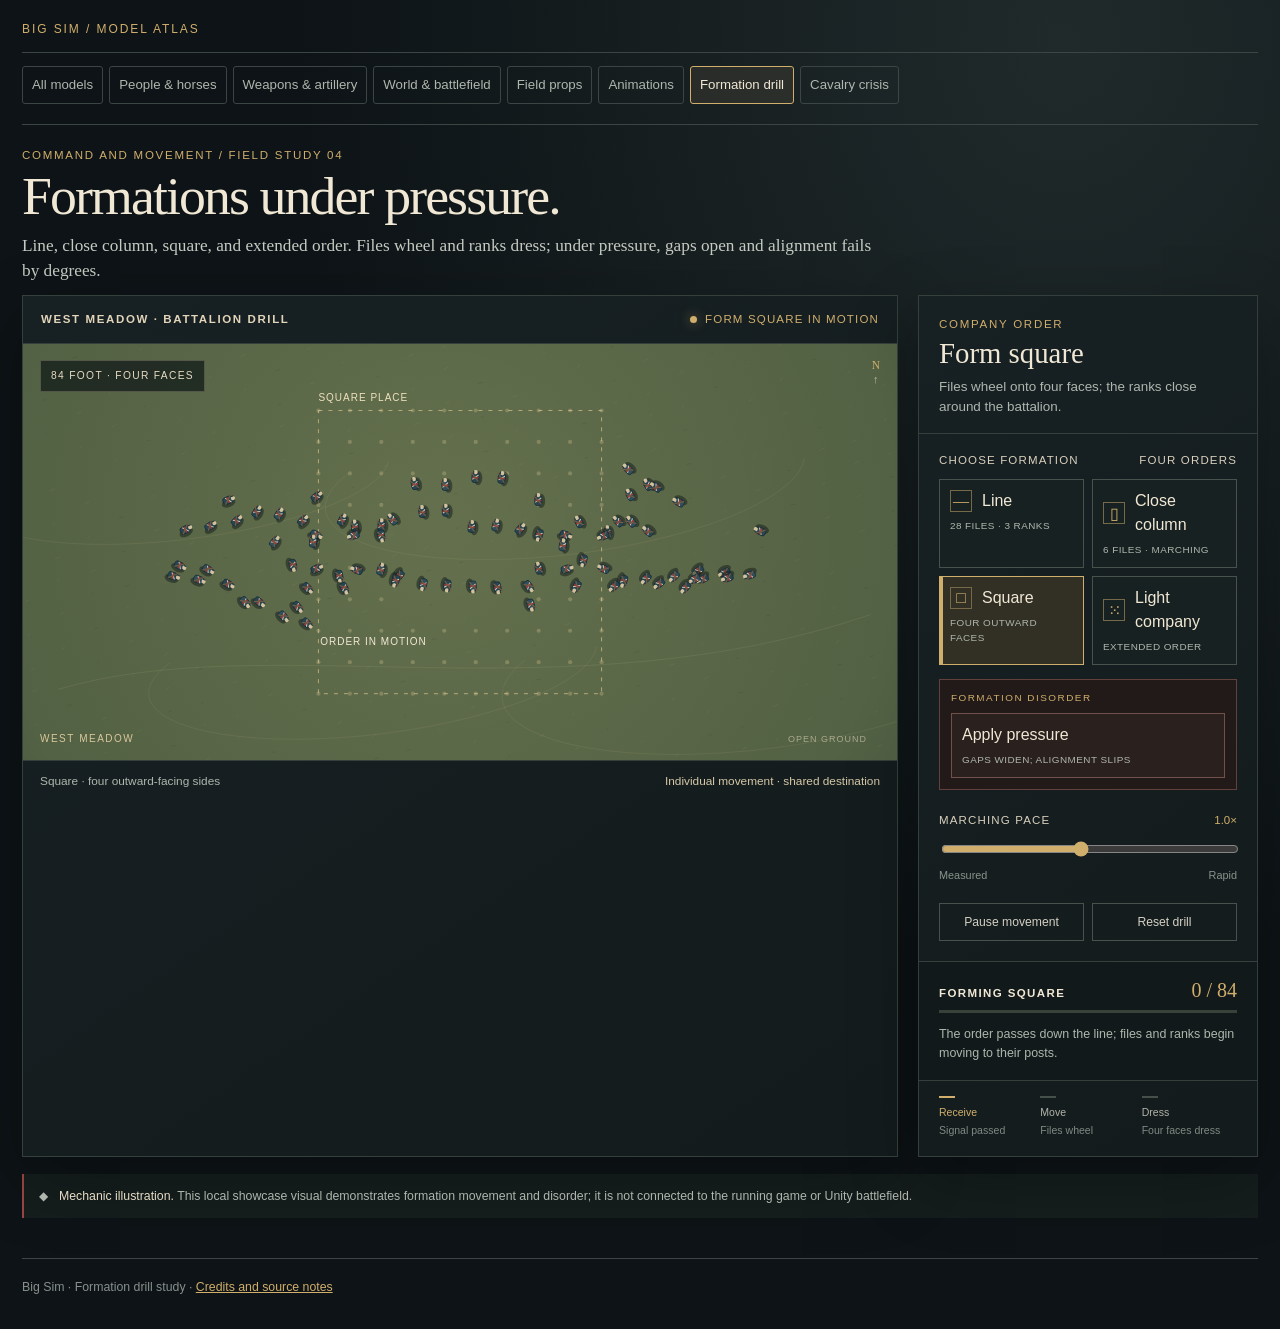
<file: site/formation-drill.html>
<!doctype html>
<html lang="en">
<head>
<meta charset="utf-8">
<meta name="viewport" content="width=device-width, initial-scale=1">
<meta name="description" content="Watch infantry form line, close column, square, and extended order, then lose cohesion under pressure.">
<title>Formation drill · Big Sim model collection</title>
<style>
:root{color-scheme:dark;--bg:#0d1316;--panel:#172023;--panel2:#202a29;--ink:#f0e8d5;--muted:#aeb6ad;--gold:#d0ae6c;--red:#9b4744;--line:#3b4543;--blue:#29495a}
*{box-sizing:border-box}
body{margin:0;background:radial-gradient(ellipse at 83% 3%,#202a2b 0,#0d1316 48rem);color:var(--ink);font:16px/1.5 Segoe UI,Arial,sans-serif}
a{color:inherit}
.shell{width:min(1480px,calc(100% - 44px));margin:auto}
.topline{padding:20px 0 14px;color:var(--gold);font-size:.75rem;letter-spacing:.16em;text-transform:uppercase;border-bottom:1px solid var(--line)}
.category-nav{display:flex;gap:6px;flex-wrap:wrap;padding:13px 0 20px;border-bottom:1px solid var(--line)}
.category-nav a{border:1px solid var(--line);border-radius:3px;padding:8px 9px;color:var(--muted);font-size:.83rem;text-decoration:none;white-space:nowrap}
.category-nav a:hover,.category-nav a[aria-current=page]{border-color:var(--gold);color:var(--ink);background:#d0ae6c18}
.kicker,.eyebrow{color:var(--gold);font-size:.72rem;letter-spacing:.15em;text-transform:uppercase}
h1,h2,h3,p{margin-top:0}
.page-head{padding:22px 0 12px;max-width:1100px}
h1{font:clamp(2.6rem,4.2vw,4rem)/.98 Georgia,serif;letter-spacing:-.035em;margin:6px 0 10px}
.page-head p{max-width:850px;color:#c6cbc2;font:1.08rem/1.45 Georgia,serif;margin-bottom:0}
.workbench{display:grid;grid-template-columns:minmax(0,1fr) 340px;gap:20px;align-items:stretch}
.field-panel,.order-panel{background:linear-gradient(145deg,#172023,#131b1c);border:1px solid #35403d;box-shadow:0 24px 64px #0004;min-width:0}
.field-head{display:flex;justify-content:space-between;align-items:center;gap:16px;padding:15px 18px;border-bottom:1px solid #35403d}
.field-head strong{font-size:.72rem;letter-spacing:.14em;text-transform:uppercase;color:#e2d5b9;font-weight:600}
.signal{display:flex;align-items:center;gap:8px;color:var(--gold);font-size:.72rem;letter-spacing:.1em;text-transform:uppercase}
.signal:before{content:"";width:7px;height:7px;border-radius:50%;background:var(--gold);box-shadow:0 0 12px #d0ae6c99}
.stage{position:relative;background:#45533f;overflow:hidden;aspect-ratio:2.1;min-height:360px}
.stage canvas{display:block;width:100%;height:100%}
.field-stamp{position:absolute;top:16px;left:17px;padding:7px 10px;background:#111a18bf;border:1px solid #ddcfac44;color:#e7dcc1;font-size:.64rem;letter-spacing:.13em;text-transform:uppercase;pointer-events:none}
.north{position:absolute;right:17px;top:15px;color:#f0e8d5b3;text-align:center;font:11px Georgia,serif;pointer-events:none}
.north b{display:block;color:var(--gold);font-size:.72rem;font-weight:400;margin-bottom:2px}
.field-foot{display:flex;justify-content:space-between;gap:14px;padding:12px 17px;color:var(--muted);font-size:.74rem;border-top:1px solid #35403d}
.field-foot span:last-child{text-align:right;color:#d6c9a8}
.order-panel{display:flex;flex-direction:column}
.order-title{padding:20px 20px 16px;border-bottom:1px solid #35403d}
.order-title h2{font:1.8rem/1.1 Georgia,serif;margin:5px 0 7px}
.order-title p{color:var(--muted);font-size:.84rem;margin:0}
.order-controls{padding:18px 20px 20px}
.section-label{display:flex;justify-content:space-between;align-items:center;color:#d9d0bd;font-size:.72rem;letter-spacing:.1em;text-transform:uppercase;margin-bottom:10px}
.order-buttons{display:grid;grid-template-columns:repeat(2,minmax(0,1fr));gap:8px}
.order-button{display:flex;align-items:flex-start;flex-direction:column;gap:6px;width:100%;min-width:0;min-height:68px;padding:9px 10px;border:1px solid #48524d;background:#182121;color:var(--ink);font:inherit;text-align:left;cursor:pointer;transition:border-color .18s,background .18s}
.order-button:hover{border-color:var(--gold)}
.order-button[aria-pressed=true]{background:#322f24;border-color:var(--gold);box-shadow:inset 3px 0 var(--gold)}
.order-button span{display:flex;align-items:center;gap:10px}
.order-button small{color:#aeb6ad;font-size:.62rem;letter-spacing:.045em;text-transform:uppercase}
.order-icon{display:grid;place-items:center;width:22px;height:22px;border:1px solid #756947;color:var(--gold);font:1rem Georgia,serif;flex:none}
.pressure-control{margin-top:14px;padding:11px;border:1px solid #62403b;background:#211a19}
.pressure-control .eyebrow{display:block;margin-bottom:7px;font-size:.62rem}
.pressure-button{min-height:unset;border-color:#72504a;background:#2a201e}
.pressure-button:hover{border-color:#d28b75}
.pressure-button[aria-busy=true]{border-color:#d28b75;background:#382421}
.pace{margin:22px 0 19px}
.pace output{color:var(--gold);font-variant-numeric:tabular-nums;letter-spacing:0}
input[type=range]{width:100%;accent-color:var(--gold);cursor:pointer}
.range-labels{display:flex;justify-content:space-between;color:#88938a;font-size:.68rem;margin-top:3px}
.secondary-controls{display:flex;gap:8px}
.secondary-controls button{flex:1;padding:9px 12px;border:1px solid #48524d;background:transparent;color:#d4d0c4;font:inherit;font-size:.76rem;cursor:pointer}
.secondary-controls button:hover{border-color:var(--gold);color:var(--ink)}
.readout{padding:17px 20px;background:#11191a;border-top:1px solid #35403d;margin-top:auto}
.readout-head{display:flex;justify-content:space-between;align-items:baseline;gap:10px;margin-bottom:8px}
.readout-head strong{font-size:.72rem;letter-spacing:.12em;text-transform:uppercase;font-weight:600}
.readout-head output{font:1.25rem Georgia,serif;color:var(--gold);font-variant-numeric:tabular-nums}
.meter{height:3px;background:#39413b;overflow:hidden;margin-bottom:12px}
.meter span{display:block;width:0;height:100%;background:var(--gold);transition:width .18s linear}
.readout p{margin:0;color:var(--muted);font-size:.78rem;min-height:2.4em}
.steps{display:grid;grid-template-columns:repeat(3,1fr);gap:6px;padding:15px 20px 19px;border-top:1px solid #35403d}
.step{color:#7f8982;font-size:.66rem;line-height:1.35}
.step b{display:block;color:#b0b3a8;font-weight:500;margin-bottom:4px}
.step.active b{color:var(--gold)}
.step i{display:block;width:16px;height:2px;background:#45504a;margin-bottom:7px}
.step.active i,.step.done i{background:var(--gold)}
.note{display:flex;gap:11px;align-items:flex-start;margin:17px 0 40px;padding:13px 15px;border-left:2px solid var(--red);background:#151d1d;color:#aeb6ad;font-size:.77rem}
.note b{color:#e6dcc6;font-weight:500}
footer{padding:19px 0 32px;border-top:1px solid var(--line);color:#87918c;font-size:.77rem}
footer a{color:var(--gold)}
button:focus-visible,input:focus-visible,a:focus-visible{outline:2px solid var(--gold);outline-offset:3px}
@media(max-width:1020px){.workbench{grid-template-columns:minmax(0,1fr) 300px;gap:14px}.order-title,.order-controls,.readout{padding-left:16px;padding-right:16px}.steps{padding-left:16px;padding-right:16px}}
@media(max-width:760px){.shell{width:calc(100% - 28px)}.page-head{padding:35px 0 22px}.workbench{grid-template-columns:1fr}.stage{min-height:310px;aspect-ratio:1.4}.order-panel{display:grid;grid-template-columns:1fr 1fr}.order-title{grid-column:1/-1}.order-controls{grid-row:2}.readout{grid-column:2;grid-row:2;margin:0;border-top:0;border-left:1px solid #35403d;display:flex;flex-direction:column;justify-content:center}.steps{grid-column:1/-1}.note{margin-bottom:28px}}
@media(max-width:500px){.shell{width:calc(100% - 22px)}.topline{font-size:.64rem}.category-nav{overflow-x:auto;flex-wrap:nowrap}.category-nav a{font-size:.75rem;padding:7px 9px}.page-head{padding-top:30px}.stage{min-height:280px;aspect-ratio:1.1}.field-head{padding:12px}.field-head strong{font-size:.62rem}.field-foot{font-size:.66rem;padding:10px 12px}.order-panel{grid-template-columns:1fr}.order-title,.order-controls,.readout,.steps{grid-column:1;grid-row:auto}.order-controls{padding-bottom:16px}.readout{border-top:1px solid #35403d;border-left:0;padding:16px}.steps{padding:14px 16px 17px}.north{right:12px;top:12px}}
</style>
</head>
<body>
<div class="shell">
  <div class="topline">Big Sim / Model atlas</div>
  <nav class="category-nav" aria-label="Showcase categories">
    <a href="index.html">All models</a><a href="people-horses.html">People &amp; horses</a><a href="weapons-artillery.html">Weapons &amp; artillery</a><a href="world-battlefield.html">World &amp; battlefield</a><a href="field-props.html">Field props</a><a href="animations.html">Animations</a><a href="formation-drill.html" aria-current="page">Formation drill</a><a href="cavalry-crisis.html">Cavalry crisis</a>
  </nav>
  <header class="page-head">
    <div class="kicker">Command and movement / field study 04</div>
    <h1>Formations under pressure.</h1>
    <p>Line, close column, square, and extended order. Files wheel and ranks dress; under pressure, gaps open and alignment fails by degrees.</p>
  </header>
  <main>
    <section class="workbench" aria-label="Interactive formation drill and disorder study">
      <div class="field-panel">
        <div class="field-head"><strong>West meadow · battalion drill</strong><span class="signal" id="signalLabel">Waiting for signal</span></div>
        <div class="stage">
          <canvas id="field" aria-label="Overhead illustration of 84 infantry forming line, column, square, or extended order and losing cohesion under pressure"></canvas>
          <div class="field-stamp" id="formationStamp">84 foot · line in three ranks</div>
          <div class="north" aria-hidden="true"><b>N</b>↑</div>
        </div>
        <div class="field-foot"><span id="groundLabel">Line · 28 files · facing north</span><span>Individual movement · shared destination</span></div>
      </div>
      <aside class="order-panel" aria-label="Drill controls">
        <div class="order-title"><div class="eyebrow">Company order</div><h2 id="orderHeading">Stand in line</h2><p id="orderCopy">Choose an order. Each man steps toward an assigned place.</p></div>
        <div class="order-controls">
          <div class="section-label"><span>Choose formation</span><span>Four orders</span></div>
          <div class="order-buttons" role="group" aria-label="Choose a formation">
            <button class="order-button" id="lineOrder" data-formation="line" type="button" aria-pressed="true"><span><i class="order-icon" aria-hidden="true">—</i>Line</span><small>28 files · 3 ranks</small></button>
            <button class="order-button" id="columnOrder" data-formation="column" type="button" aria-pressed="false"><span><i class="order-icon" aria-hidden="true">▯</i>Close column</span><small>6 files · marching</small></button>
            <button class="order-button" id="squareOrder" data-formation="square" type="button" aria-pressed="false"><span><i class="order-icon" aria-hidden="true">□</i>Square</span><small>Four outward faces</small></button>
            <button class="order-button" id="skirmishOrder" data-formation="skirmish" type="button" aria-pressed="false"><span><i class="order-icon" aria-hidden="true">⁙</i>Light company</span><small>Extended order</small></button>
          </div>
          <div class="pressure-control"><span class="eyebrow">Formation disorder</span><button class="order-button pressure-button" id="pressureOrder" type="button" aria-label="Apply pressure to demonstrate formation breaking"><span>Apply pressure</span><small>Gaps widen; alignment slips</small></button></div>
          <div class="pace"><label class="section-label" for="pace"><span>Marching pace</span><output id="paceValue" for="pace">1.0×</output></label><input id="pace" type="range" min="0.65" max="1.4" step="0.05" value="1" aria-label="Marching pace"><div class="range-labels"><span>Measured</span><span>Rapid</span></div></div>
          <div class="secondary-controls"><button id="pauseOrder" type="button" aria-pressed="false">Pause movement</button><button id="resetOrder" type="button">Reset drill</button></div>
        </div>
        <div class="readout">
          <div class="readout-head"><strong id="statusText" aria-live="polite">Holding in line</strong><output id="arrivalCount">84 / 84</output></div>
          <div class="meter" aria-hidden="true"><span id="progressMeter"></span></div>
          <p id="phaseText">The battalion is dressed and waiting for the next signal.</p>
        </div>
        <div class="steps" aria-label="Order progression">
          <div class="step" id="step1"><i></i><b id="step1Title">Receive</b><span id="step1Copy">Signal passed</span></div>
          <div class="step" id="step2"><i></i><b id="step2Title">Move</b><span id="step2Copy">Files wheel</span></div>
          <div class="step" id="step3"><i></i><b id="step3Title">Dress</b><span id="step3Copy">Ranks close</span></div>
        </div>
      </aside>
    </section>
    <p class="note"><span aria-hidden="true">◆</span><span><b>Mechanic illustration.</b> This local showcase visual demonstrates formation movement and disorder; it is not connected to the running game or Unity battlefield.</span></p>
  </main>
  <footer>Big Sim · Formation drill study · <a href="CREDITS.md">Credits and source notes</a></footer>
</div>
<script>
(() => {
  const canvas = document.getElementById('field');
  const ctx = canvas.getContext('2d', { alpha: false });
  const formationButtons = [...document.querySelectorAll('[data-formation]')];
  const pressureButton = document.getElementById('pressureOrder');
  const paceInput = document.getElementById('pace');
  const reducedMotion = matchMedia('(prefers-reduced-motion: reduce)').matches;
  const count = 84;
  let width = 0, height = 0, ratio = 1, elapsed = 0, pace = 1;
  let targetMode = 'line', moving = false, paused = false, lastTime = 0;
  let pressureActive = false, pressureElapsed = 0, disorder = 0;
  let targetSlots = [], soldiers = [];

  const formations = {
    line: {
      heading: 'Dress the line', stamp: '84 foot · line in three ranks',
      ground: 'Line · 28 files · facing north',
      copy: 'The battalion forms three ranks; each man dresses on his file.',
      moving: 'Dressing the line', held: 'Holding in line',
      moveStep: 'Files wheel', dressStep: 'Ranks close',
      ready: 'The battalion is dressed and waiting for the next signal.'
    },
    column: {
      heading: 'Form close column', stamp: '84 foot · close column',
      ground: 'Column · six files · marching north',
      copy: 'The files close into depth and follow the head of the column.',
      moving: 'Forming close column', held: 'Holding in column',
      moveStep: 'Files close', dressStep: 'Head dresses',
      ready: 'The column is dressed and ready to march.'
    },
    square: {
      heading: 'Form square', stamp: '84 foot · four faces',
      ground: 'Square · four outward-facing sides',
      copy: 'Files wheel onto four faces; the ranks close around the battalion.',
      moving: 'Forming square', held: 'Square dressed',
      moveStep: 'Files wheel', dressStep: 'Four faces dress',
      ready: 'The four faces are dressed and waiting for the next signal.'
    },
    skirmish: {
      heading: 'Extend the light company', stamp: '84 foot · extended order',
      ground: 'Light company · extended order',
      copy: 'The men open their intervals and dress on a loose front.',
      moving: 'Extending the light company', held: 'Holding extended order',
      moveStep: 'Men extend', dressStep: 'Guides dress',
      ready: 'The light company holds its extended front.'
    }
  };

  const clamp = (value, low, high) => Math.max(low, Math.min(high, value));
  const smooth = value => value * value * (3 - 2 * value);
  const lineSlots = () => Array.from({ length: count }, (_, i) => ({
    x: .15 + Math.floor(i / 3) / 27 * .70,
    y: .5 + (i % 3 - 1) * .044,
    face: -Math.PI / 2
  }));
  const columnSlots = () => Array.from({ length: count }, (_, i) => ({
    x: .5 + (i % 6 - 2.5) * .044,
    y: .17 + Math.floor(i / 6) * .047,
    face: -Math.PI / 2
  }));
  const skirmishSlots = () => Array.from({ length: count }, (_, i) => {
    const file = i % 28, rank = Math.floor(i / 28);
    const noiseX = (((i * 37 + 11) % 101) / 100 - .5) * .012;
    const noiseY = (((i * 53 + 17) % 101) / 100 - .5) * .034;
    const facing = (((i * 29 + 7) % 101) / 100 - .5) * .34;
    return {
      x: .075 + file / 27 * .85 + noiseX + rank % 2 * .008,
      y: .36 + rank * .14 + noiseY,
      face: -Math.PI / 2 + facing
    };
  });
  const squareGapY = () => .036 * width / Math.max(1, height);
  const squareSlots = () => {
    const slots = [];
    const gapY = squareGapY();
    for (let row = 0; row < 10; row++) for (let col = 0; col < 10; col++) {
      if (row >= 3 && row < 7 && col >= 3 && col < 7) continue;
      const edgeX = Math.min(col, 9 - col), edgeY = Math.min(row, 9 - row);
      let face;
      if (edgeX < edgeY) face = col < 5 ? Math.PI : 0;
      else face = row < 5 ? -Math.PI / 2 : Math.PI / 2;
      slots.push({ x: .5 + (col - 4.5) * .036, y: .5 + (row - 4.5) * gapY, face });
    }
    return slots;
  };
  const line = lineSlots();
  soldiers = line.map((slot, i) => {
    const angle = ((i * 149.1 + 23) % 360) * Math.PI / 180;
    const steadiness = .3 + ((i * 43) % 101) / 101 * .7;
    const drift = .01 + (1 - steadiness) * .045;
    return {
      id: i, x: slot.x, y: slot.y, face: slot.face, formationSlot: slot,
      variation: ((i * 37) % 17) / 17,
      steadiness, driftX: Math.cos(angle) * drift, driftY: Math.sin(angle) * drift * 1.2,
      faceDrift: (((i * 31) % 101) / 100 - .5) * .6,
      move: null
    };
  });
  targetSlots = line;

  function fitCanvas() {
    const bounds = canvas.getBoundingClientRect();
    width = bounds.width;
    height = bounds.height;
    ratio = Math.min(window.devicePixelRatio || 1, 2);
    canvas.width = Math.max(1, Math.round(width * ratio));
    canvas.height = Math.max(1, Math.round(height * ratio));
    ctx.setTransform(ratio, 0, 0, ratio, 0, 0);
    paint();
  }

  function matchSlots(slots) {
    const pairs = [];
    for (let i = 0; i < soldiers.length; i++) for (let j = 0; j < slots.length; j++) {
      const dx = (soldiers[i].x - slots[j].x) * width;
      const dy = (soldiers[i].y - slots[j].y) * height;
      pairs.push({ i, j, distance: dx * dx + dy * dy });
    }
    pairs.sort((a, b) => a.distance - b.distance || a.i - b.i || a.j - b.j);
    const usedSoldiers = new Set(), usedSlots = new Set(), assignment = Array(count);
    for (const pair of pairs) {
      if (usedSoldiers.has(pair.i) || usedSlots.has(pair.j)) continue;
      assignment[pair.i] = slots[pair.j];
      usedSoldiers.add(pair.i); usedSlots.add(pair.j);
      if (usedSoldiers.size === count) break;
    }
    return assignment;
  }

  function formationSlots(mode) {
    if (mode === 'column') return columnSlots();
    if (mode === 'square') return squareSlots();
    if (mode === 'skirmish') return skirmishSlots();
    return lineSlots();
  }

  function setStepWords() {
    let words;
    if (disorder > 0) {
      words = disorder < .28
        ? [['Open', 'Intervals widen'], ['Waver', 'Files lose touch'], ['Break', 'Men fall away']]
        : disorder < .68
          ? [['Open', 'Gaps appear'], ['Waver', 'Alignment slips'], ['Break', 'Men fall away']]
          : [['Open', 'Gaps run through'], ['Waver', 'Ranks lose order'], ['Break', 'Formation scatters']];
    } else {
      const info = formations[targetMode];
      words = [
        ['Receive', 'Signal passed'],
        ['Move', info.moveStep],
        ['Dress', info.dressStep]
      ];
    }
    words.forEach(([title, copy], index) => {
      document.getElementById(`step${index + 1}Title`).textContent = title;
      document.getElementById(`step${index + 1}Copy`).textContent = copy;
    });
  }

  function issueOrder(mode) {
    targetMode = mode;
    targetSlots = formationSlots(mode);
    const assignment = matchSlots(targetSlots);
    elapsed = 0;
    pressureElapsed = 0;
    disorder = 0;
    pressureActive = false;
    moving = true;
    paused = false;
    lastTime = 0;
    document.getElementById('pauseOrder').textContent = 'Pause movement';
    document.getElementById('pauseOrder').setAttribute('aria-pressed', 'false');
    pressureButton.removeAttribute('aria-busy');
    formationButtons.forEach(button => button.setAttribute('aria-pressed', String(button.dataset.formation === mode)));
    const info = formations[mode];
    document.getElementById('orderHeading').textContent = info.heading;
    document.getElementById('orderCopy').textContent = info.copy;
    document.getElementById('formationStamp').textContent = info.stamp;
    document.getElementById('signalLabel').textContent = `${info.heading} order received`;
    document.getElementById('groundLabel').textContent = info.ground;
    setStepWords();
    soldiers.forEach((soldier, i) => {
      const goal = assignment[i];
      soldier.formationSlot = goal;
      const distance = Math.hypot((goal.x - soldier.x) * width, (goal.y - soldier.y) * height);
      const paceVariation = .82 + ((soldier.id * 73) % 101) / 250;
      soldier.move = {
        fromX: soldier.x, fromY: soldier.y, goal,
        delay: .12 + ((soldier.id * 17) % 13) / 20,
        duration: Math.max(1.35, distance / Math.max(1, width * .115)) * paceVariation,
        bend: (soldier.id % 2 ? 1 : -1) * Math.min(.012, distance / Math.max(1, width) * .045)
      };
    });
    updateReadout();
  }

  function applyPressure() {
    pressureElapsed = 0;
    disorder = .01;
    pressureActive = true;
    elapsed = 0;
    moving = true;
    paused = false;
    lastTime = 0;
    const pauseButton = document.getElementById('pauseOrder');
    pauseButton.textContent = 'Pause movement';
    pauseButton.setAttribute('aria-pressed', 'false');
    pressureButton.setAttribute('aria-busy', 'true');
    soldiers.forEach(soldier => { soldier.move = null; });
    document.getElementById('signalLabel').textContent = 'Pressure disrupting the formation';
    updateReadout();
  }

  function update(dt) {
    if (!moving || paused) return;
    elapsed += dt * pace;
    if (pressureActive) {
      pressureElapsed += dt * pace;
      disorder = clamp(pressureElapsed / 6.4, .01, .96);
      for (const soldier of soldiers) {
        const slot = soldier.formationSlot;
        const correction = (1 - disorder) * soldier.steadiness * 1.25;
        soldier.x = clamp(soldier.x + ((slot.x - soldier.x) * correction + soldier.driftX * disorder) * dt, .035, .965);
        soldier.y = clamp(soldier.y + ((slot.y - soldier.y) * correction + soldier.driftY * disorder) * dt, .09, .91);
        soldier.face += soldier.faceDrift * disorder * dt;
      }
      separateSoldiers();
      if (pressureElapsed >= 6.4) {
        moving = false;
        pressureActive = false;
        disorder = 1;
        pressureButton.removeAttribute('aria-busy');
      }
      updateReadout();
      return;
    }
    for (const soldier of soldiers) {
      const move = soldier.move;
      if (!move) continue;
      const t = clamp((elapsed - move.delay) / move.duration, 0, 1);
      const eased = smooth(t);
      const dx = move.goal.x - move.fromX, dy = move.goal.y - move.fromY;
      const arc = Math.sin(Math.PI * eased) * move.bend;
      soldier.x = move.fromX + dx * eased - dy * arc;
      soldier.y = move.fromY + dy * eased + dx * arc;
      const finalFace = move.goal.face;
      const moveFace = Math.atan2(dy * height, dx * width);
      const desiredFace = t < .84 && Math.hypot(dx, dy) > .004 ? moveFace : finalFace;
      let turn = (desiredFace - soldier.face + Math.PI * 3) % (Math.PI * 2) - Math.PI;
      soldier.face += turn * (1 - Math.exp(-dt * 8));
      if (t >= 1) {
        soldier.x = move.goal.x;
        soldier.y = move.goal.y;
        soldier.move = null;
      }
    }
    separateSoldiers();
    if (soldiers.every(soldier => !soldier.move)) {
      moving = false;
      if (pressureActive) {
        pressureActive = false;
        disorder = 1;
        pressureButton.removeAttribute('aria-busy');
      }
    }
    updateReadout();
  }

  function separateSoldiers() {
    for (let i = 0; i < soldiers.length; i++) for (let j = i + 1; j < soldiers.length; j++) {
      const a = soldiers[i], b = soldiers[j];
      let dx = (b.x - a.x) * width, dy = (b.y - a.y) * height;
      let distance = Math.hypot(dx, dy);
      const minimum = 9.5;
      if (distance >= minimum) continue;
      const canMoveA = Boolean(a.move) || pressureActive, canMoveB = Boolean(b.move) || pressureActive;
      if (!canMoveA && !canMoveB) continue;
      if (distance < .01) { dx = ((a.id + b.id) % 2 ? 1 : -1); dy = .5; distance = 1.12; }
      const push = (minimum - distance) * .18 / distance;
      if (canMoveA && canMoveB) {
        a.x -= dx * push / width; a.y -= dy * push / height;
        b.x += dx * push / width; b.y += dy * push / height;
      } else if (canMoveA) {
        a.x -= dx * push * 2 / width; a.y -= dy * push * 2 / height;
      } else {
        b.x += dx * push * 2 / width; b.y += dy * push * 2 / height;
      }
    }
  }

  function updateReadout() {
    const arrived = soldiers.reduce((sum, soldier) => {
      const goal = soldier.move?.goal;
      const target = goal || targetSlots.reduce((best, slot) => {
        if (!best) return slot;
        return Math.hypot((slot.x - soldier.x) * width, (slot.y - soldier.y) * height) < Math.hypot((best.x - soldier.x) * width, (best.y - soldier.y) * height) ? slot : best;
      }, null);
      return sum + (!soldier.move && target && Math.hypot((target.x - soldier.x) * width, (target.y - soldier.y) * height) < 8 ? 1 : 0);
    }, 0);
    const percent = Math.round(arrived / count * 100);
    const inMotion = moving && !paused;
    const info = formations[targetMode];
    document.getElementById('arrivalCount').textContent = `${arrived} / ${count}`;
    document.getElementById('progressMeter').style.width = `${percent}%`;
    document.getElementById('statusText').textContent = paused
      ? 'Movement paused'
      : disorder >= .98 && !moving ? 'Formation broken'
      : disorder > 0 ? disorder < .32 ? 'Spacing frays' : disorder < .7 ? 'Alignment fails' : 'Formation breaking'
      : inMotion ? info.moving : info.held;
    document.getElementById('signalLabel').textContent = paused
      ? 'Order held'
      : disorder >= .98 && !moving ? 'Formation broken'
      : disorder > 0 ? 'Pressure · cohesion failing'
      : inMotion ? `${info.heading} in motion` : 'Awaiting next signal';
    const stage = disorder > 0
      ? disorder < .32 ? 1 : disorder < .7 ? 2 : 3
      : !inMotion ? 3 : percent < 28 ? 1 : percent < 78 ? 2 : 3;
    ['step1','step2','step3'].forEach((id, index) => {
      const step = document.getElementById(id);
      step.classList.toggle('active', index + 1 === stage);
      step.classList.toggle('done', index + 1 < stage || (!inMotion && index < 3));
    });
    setStepWords();
    const message = paused
      ? disorder > 0 ? 'The men pause where the ranks have faltered.' : 'The men hold their ground until the signal resumes.'
      : disorder >= .98 && !moving
        ? 'Gaps remain, alignment is lost, and small groups stand apart. A fresh order begins the reform.'
        : disorder > 0
          ? disorder < .32 ? 'Intervals begin to widen as men drift from their places.'
            : disorder < .7 ? 'Files lose alignment; gaps open through the body of the battalion.'
              : 'The line is breaking by degrees as men fall away from the ranks.'
          : !inMotion ? info.ready
            : percent < 28 ? 'The order passes down the line; files and ranks begin moving to their posts.'
              : percent < 78 ? 'Men close the gaps and turn to the proper front as they reach their posts.'
                : 'The last files are dressing on their guides.';
    document.getElementById('phaseText').textContent = message;
  }

  function drawGround() {
    ctx.fillStyle = '#4a5841';
    ctx.fillRect(0, 0, width, height);
    const light = ctx.createRadialGradient(width * .48, height * .44, 5, width * .48, height * .44, width * .76);
    light.addColorStop(0, '#64704d'); light.addColorStop(.68, '#536144'); light.addColorStop(1, '#3e4c3a');
    ctx.fillStyle = light; ctx.fillRect(0, 0, width, height);
    ctx.save();
    ctx.globalAlpha = .11; ctx.strokeStyle = '#c3b88b'; ctx.lineWidth = 1;
    for (let i = 0; i < 4; i++) {
      ctx.beginPath();
      ctx.ellipse(width * (.18 + i * .22), height * (.33 + (i % 2) * .45), width * (.24 + i * .018), height * (.14 + i * .018), -.12, .08, Math.PI * 1.15);
      ctx.stroke();
    }
    ctx.globalAlpha = .12;
    ctx.beginPath(); ctx.moveTo(width * .04, height * .83); ctx.bezierCurveTo(width * .28, height * .68, width * .62, height * .9, width * .97, height * .65); ctx.stroke();
    ctx.restore();
    for (let i = 0; i < 300; i++) {
      const x = ((i * 127.1 + 19) % 997) / 997 * width;
      const y = ((i * 311.7 + 53) % 991) / 991 * height;
      const length = 2 + (i % 4);
      ctx.strokeStyle = i % 3 ? '#b3b38320' : '#202e252b';
      ctx.lineWidth = .7;
      ctx.beginPath(); ctx.moveTo(x, y); ctx.lineTo(x + length, y - 1 - i % 3); ctx.stroke();
    }
    ctx.fillStyle = '#d7c79a'; ctx.font = '10px Segoe UI, Arial, sans-serif'; ctx.letterSpacing = '1.5px';
    ctx.fillText('WEST MEADOW', 17, height - 18);
    ctx.fillStyle = '#e3d9bd99'; ctx.font = '9px Segoe UI, Arial, sans-serif'; ctx.letterSpacing = '1px';
    ctx.fillText('OPEN GROUND', width - 109, height - 18);
  }

  function drawDestination() {
    const slots = targetSlots;
    ctx.save();
    ctx.fillStyle = '#ead39a44';
    for (const slot of slots) {
      ctx.beginPath(); ctx.arc(slot.x * width, slot.y * height, 2.1, 0, Math.PI * 2); ctx.fill();
    }
    if (targetMode === 'square') {
      const gapY = squareGapY();
      const x = .5 - 4.5 * .036, y = .5 - 4.5 * gapY;
      const w = 9 * .036, h = 9 * gapY;
      ctx.setLineDash([4, 6]); ctx.strokeStyle = '#ead39a99'; ctx.lineWidth = 1;
      ctx.strokeRect(x * width, y * height, w * width, h * height);
      ctx.setLineDash([]);
      ctx.fillStyle = '#eee0bd'; ctx.font = '10px Segoe UI, Arial, sans-serif'; ctx.letterSpacing = '1px';
      ctx.fillText('SQUARE PLACE', x * width, y * height - 10);
    } else if (targetMode === 'column') {
      ctx.setLineDash([4, 6]); ctx.strokeStyle = '#ead39a77'; ctx.lineWidth = 1;
      ctx.strokeRect(.355 * width, .145 * height, .29 * width, .68 * height);
      ctx.setLineDash([]);
      ctx.fillStyle = '#eee0bd'; ctx.font = '10px Segoe UI, Arial, sans-serif'; ctx.letterSpacing = '1px';
      ctx.fillText('COLUMN GROUND', .365 * width, .135 * height);
    } else if (targetMode === 'skirmish') {
      ctx.setLineDash([4, 6]); ctx.strokeStyle = '#ead39a77'; ctx.lineWidth = 1;
      ctx.strokeRect(.055 * width, .32 * height, .89 * width, .36 * height);
      ctx.setLineDash([]);
      ctx.fillStyle = '#eee0bd'; ctx.font = '10px Segoe UI, Arial, sans-serif'; ctx.letterSpacing = '1px';
      ctx.fillText('EXTENDED ORDER', .065 * width, .305 * height);
    } else {
      ctx.setLineDash([4, 6]); ctx.strokeStyle = '#ead39a77'; ctx.lineWidth = 1;
      ctx.beginPath(); ctx.moveTo(.15 * width, .5 * height); ctx.lineTo(.85 * width, .5 * height); ctx.stroke();
      ctx.setLineDash([]);
    }
    ctx.restore();
  }

  function drawSoldier(soldier) {
    const x = soldier.x * width, y = soldier.y * height;
    ctx.save(); ctx.translate(x, y); ctx.rotate(soldier.face);
    ctx.fillStyle = '#17201c88'; ctx.beginPath(); ctx.ellipse(-.4, 2.8, 7.2, 4.1, 0, 0, Math.PI * 2); ctx.fill();
    ctx.fillStyle = soldier.variation > .63 ? '#314e5b' : '#294552';
    ctx.strokeStyle = '#172e39'; ctx.lineWidth = .8;
    ctx.beginPath(); ctx.roundRect(-5, -3.5, 10, 7, 2.3); ctx.fill(); ctx.stroke();
    ctx.strokeStyle = '#d7ccb0'; ctx.lineWidth = 1;
    ctx.beginPath(); ctx.moveTo(-1.8, -3); ctx.lineTo(2.6, 3); ctx.stroke();
    ctx.fillStyle = '#9e3936'; ctx.fillRect(-.7, -3.1, 1.5, 6.2);
    ctx.strokeStyle = '#745d42'; ctx.lineWidth = 1.15;
    ctx.beginPath(); ctx.moveTo(-4, 3.1); ctx.lineTo(5.2, -4.7); ctx.stroke();
    ctx.fillStyle = '#d3c2a0'; ctx.beginPath(); ctx.arc(5.4, 0, 2.1, 0, Math.PI * 2); ctx.fill();
    ctx.fillStyle = '#293a3c'; ctx.fillRect(4.1, -2.5, 2.8, 1.1);
    ctx.restore();
  }

  function paint() {
    if (!width || !height) return;
    drawGround();
    drawDestination();
    [...soldiers].sort((a, b) => a.y - b.y).forEach(drawSoldier);
    const marker = targetMode === 'square' ? { x: .34, y: .66 }
      : targetMode === 'column' ? { x: .37, y: .84 }
        : targetMode === 'skirmish' ? { x: .07, y: .7 }
          : { x: .15, y: .56 };
    ctx.fillStyle = '#f0e8d5'; ctx.font = '10px Segoe UI, Arial, sans-serif'; ctx.letterSpacing = '1px';
    const groundState = disorder >= .98 && !moving ? 'FORMATION BROKEN' : disorder > 0 ? 'COHESION FAILING' : moving ? 'ORDER IN MOTION' : 'FORMATION HELD';
    ctx.fillText(groundState, marker.x * width, marker.y * height + 26);
  }

  function frame(now) {
    const dt = lastTime ? Math.min((now - lastTime) / 1000, .05) : 0;
    lastTime = now;
    update(dt);
    paint();
    requestAnimationFrame(frame);
  }

  formationButtons.forEach(button => button.addEventListener('click', () => issueOrder(button.dataset.formation)));
  pressureButton.addEventListener('click', applyPressure);
  paceInput.addEventListener('input', () => {
    pace = Number(paceInput.value);
    document.getElementById('paceValue').textContent = `${pace.toFixed(1)}×`;
  });
  document.getElementById('pauseOrder').addEventListener('click', event => {
    if (!moving && !paused) return;
    paused = !paused;
    event.currentTarget.textContent = paused ? 'Resume movement' : 'Pause movement';
    event.currentTarget.setAttribute('aria-pressed', String(paused));
    updateReadout();
  });
  document.getElementById('resetOrder').addEventListener('click', () => issueOrder('line'));
  new ResizeObserver(fitCanvas).observe(canvas);
  fitCanvas();
  updateReadout();
  requestAnimationFrame(frame);
  if (!reducedMotion) window.setTimeout(() => issueOrder('square'), 650);
})();
</script>
</body>
</html>
</file>
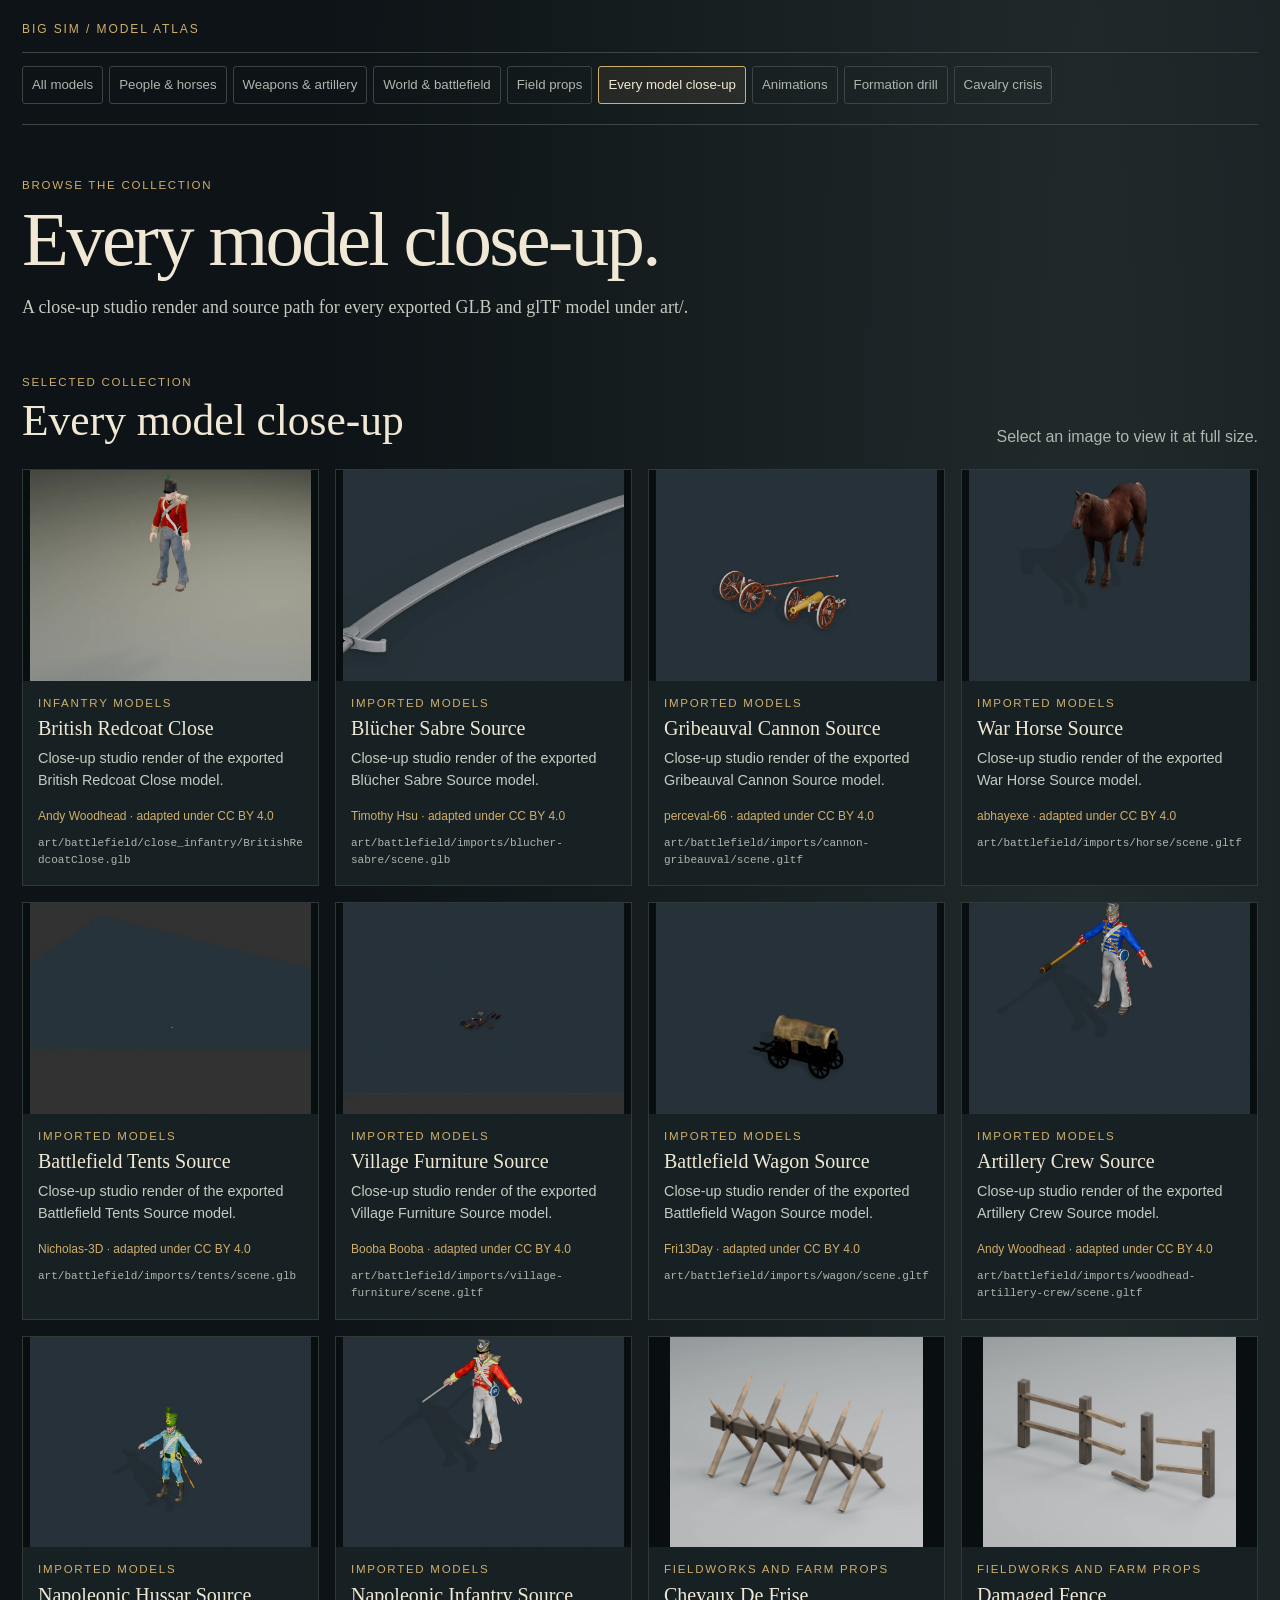
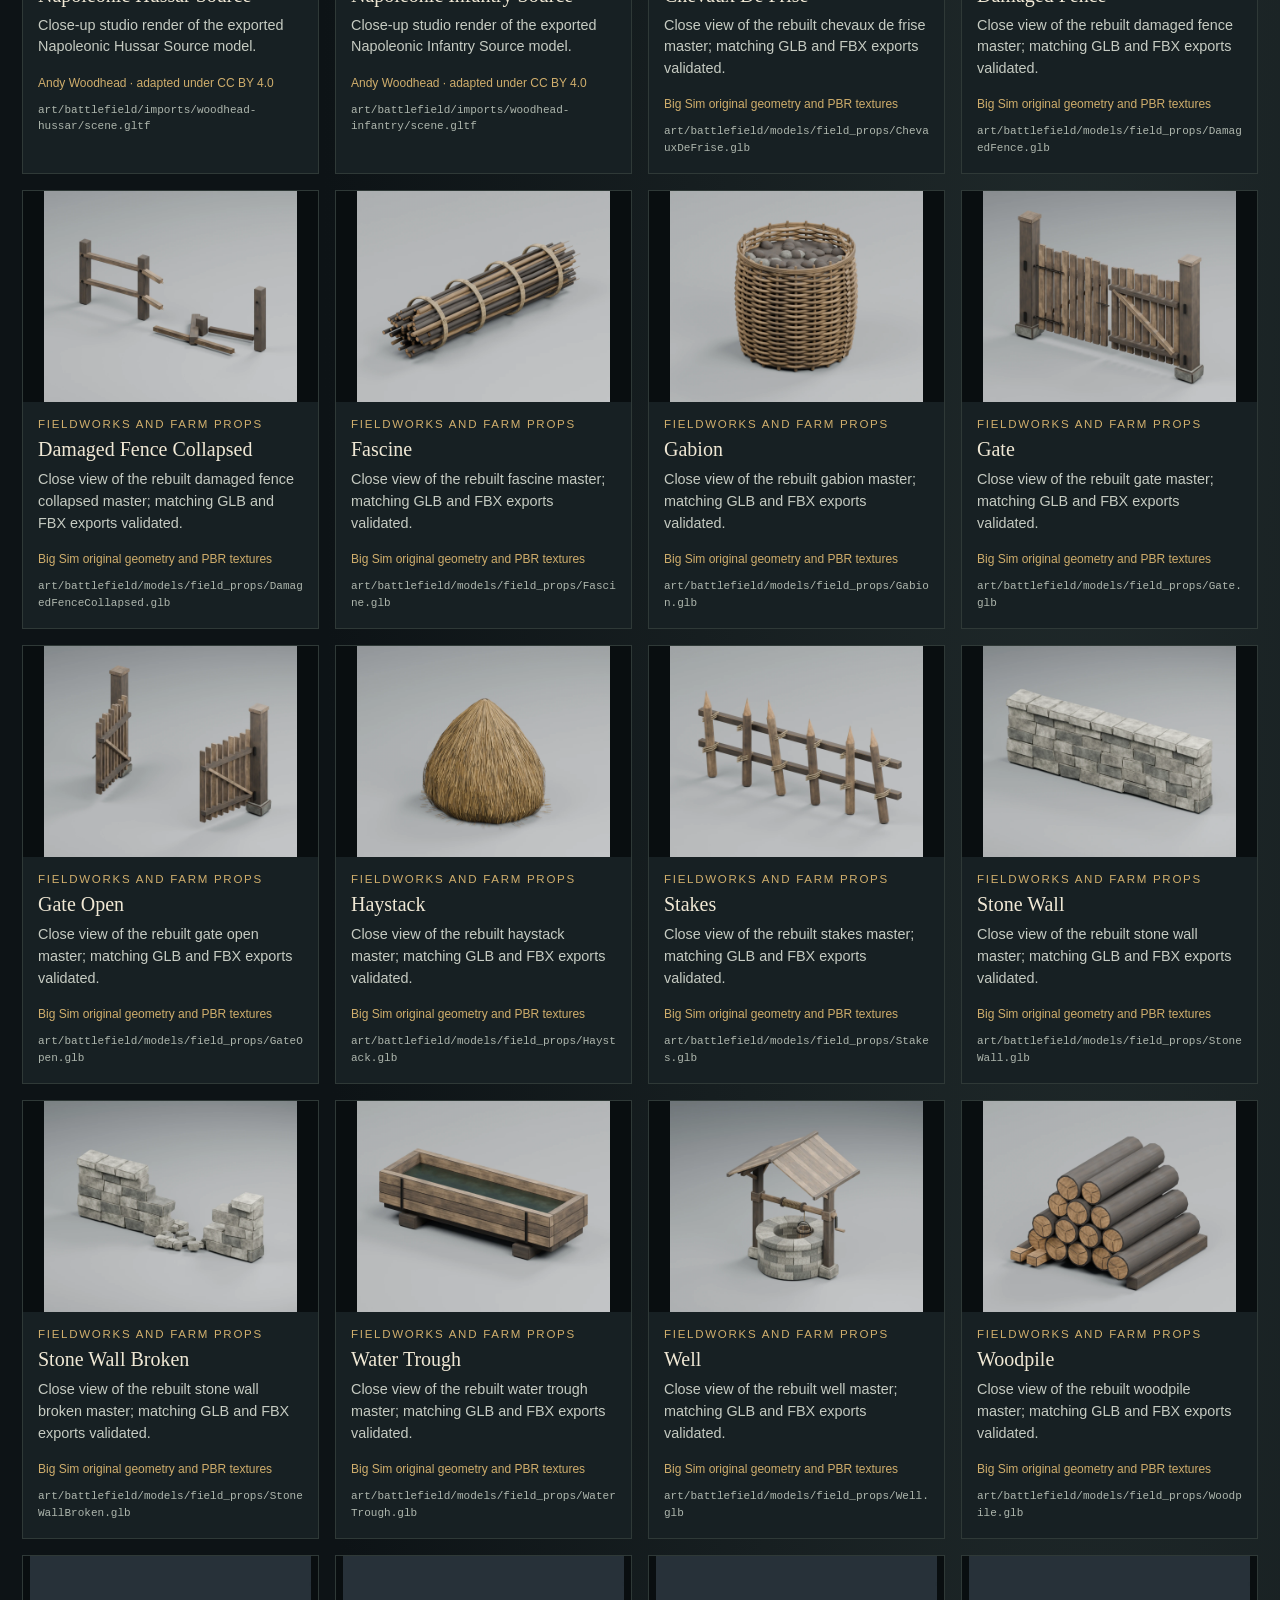
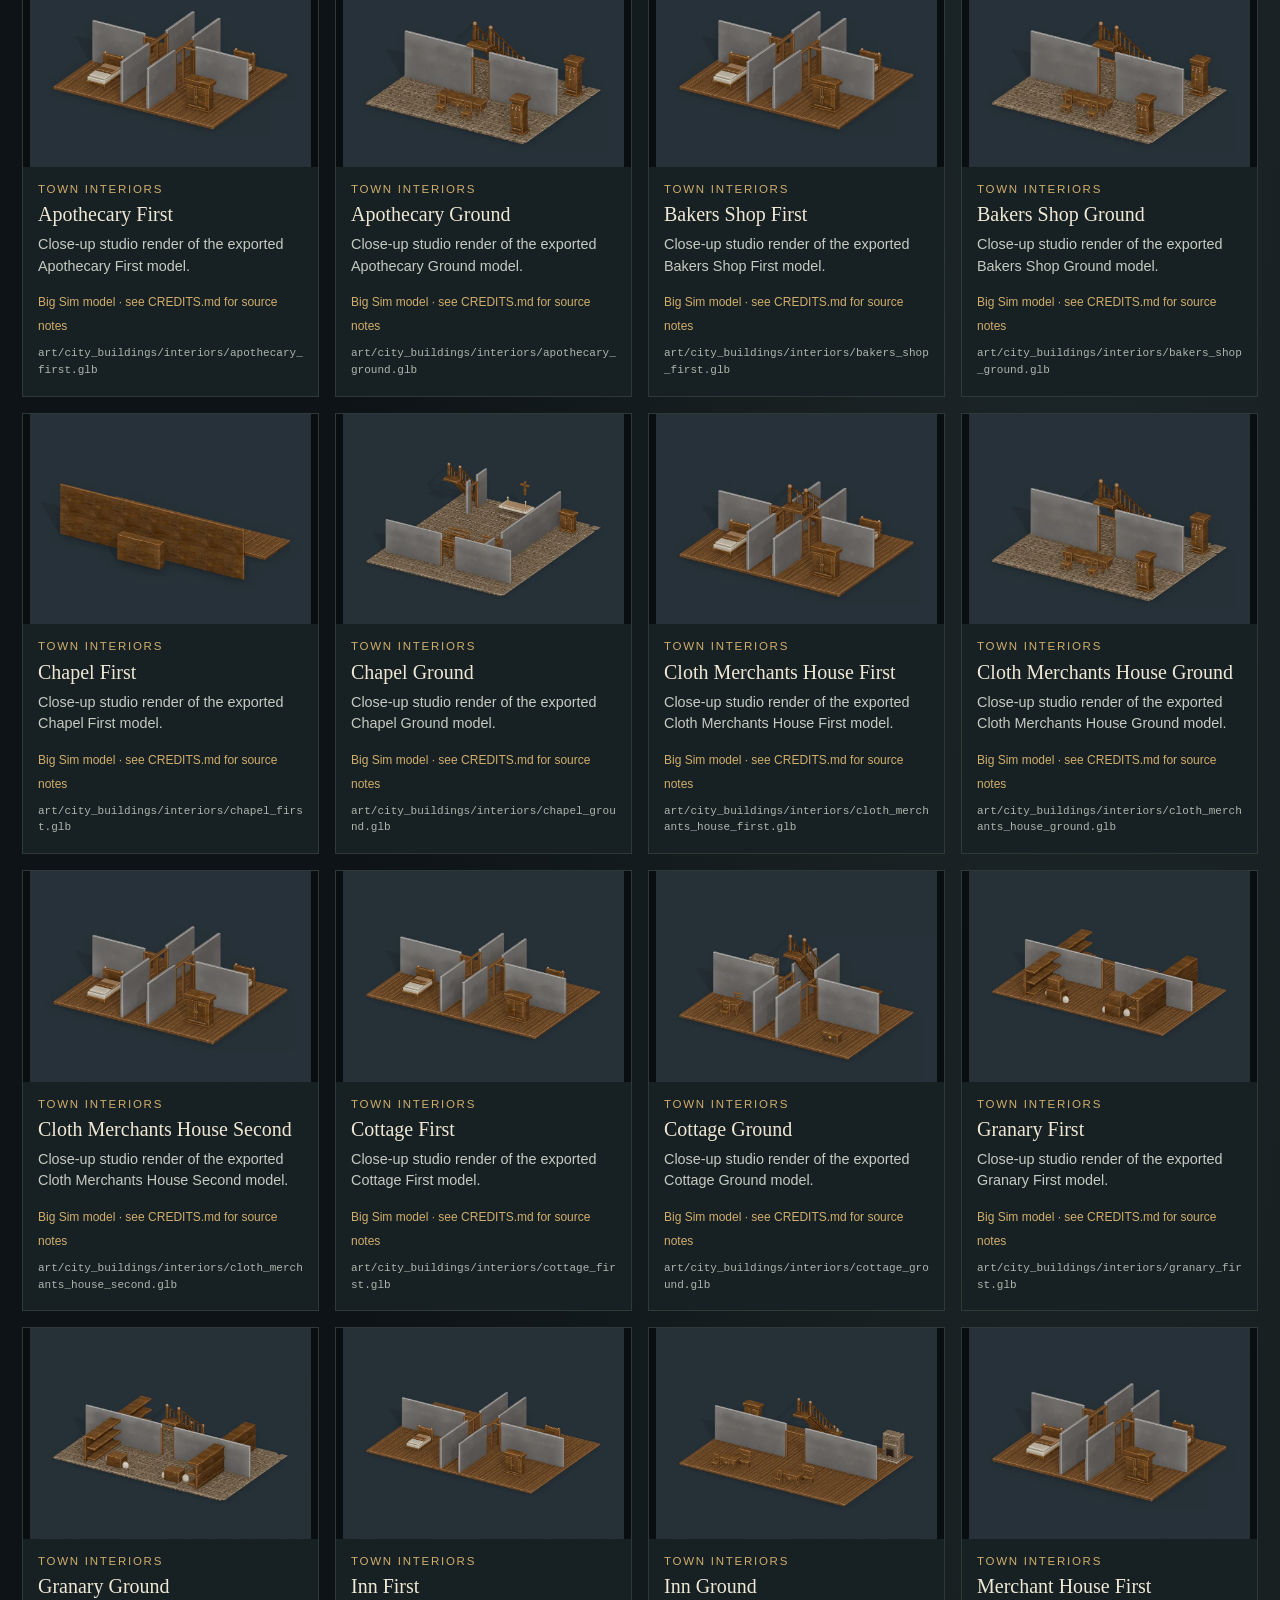
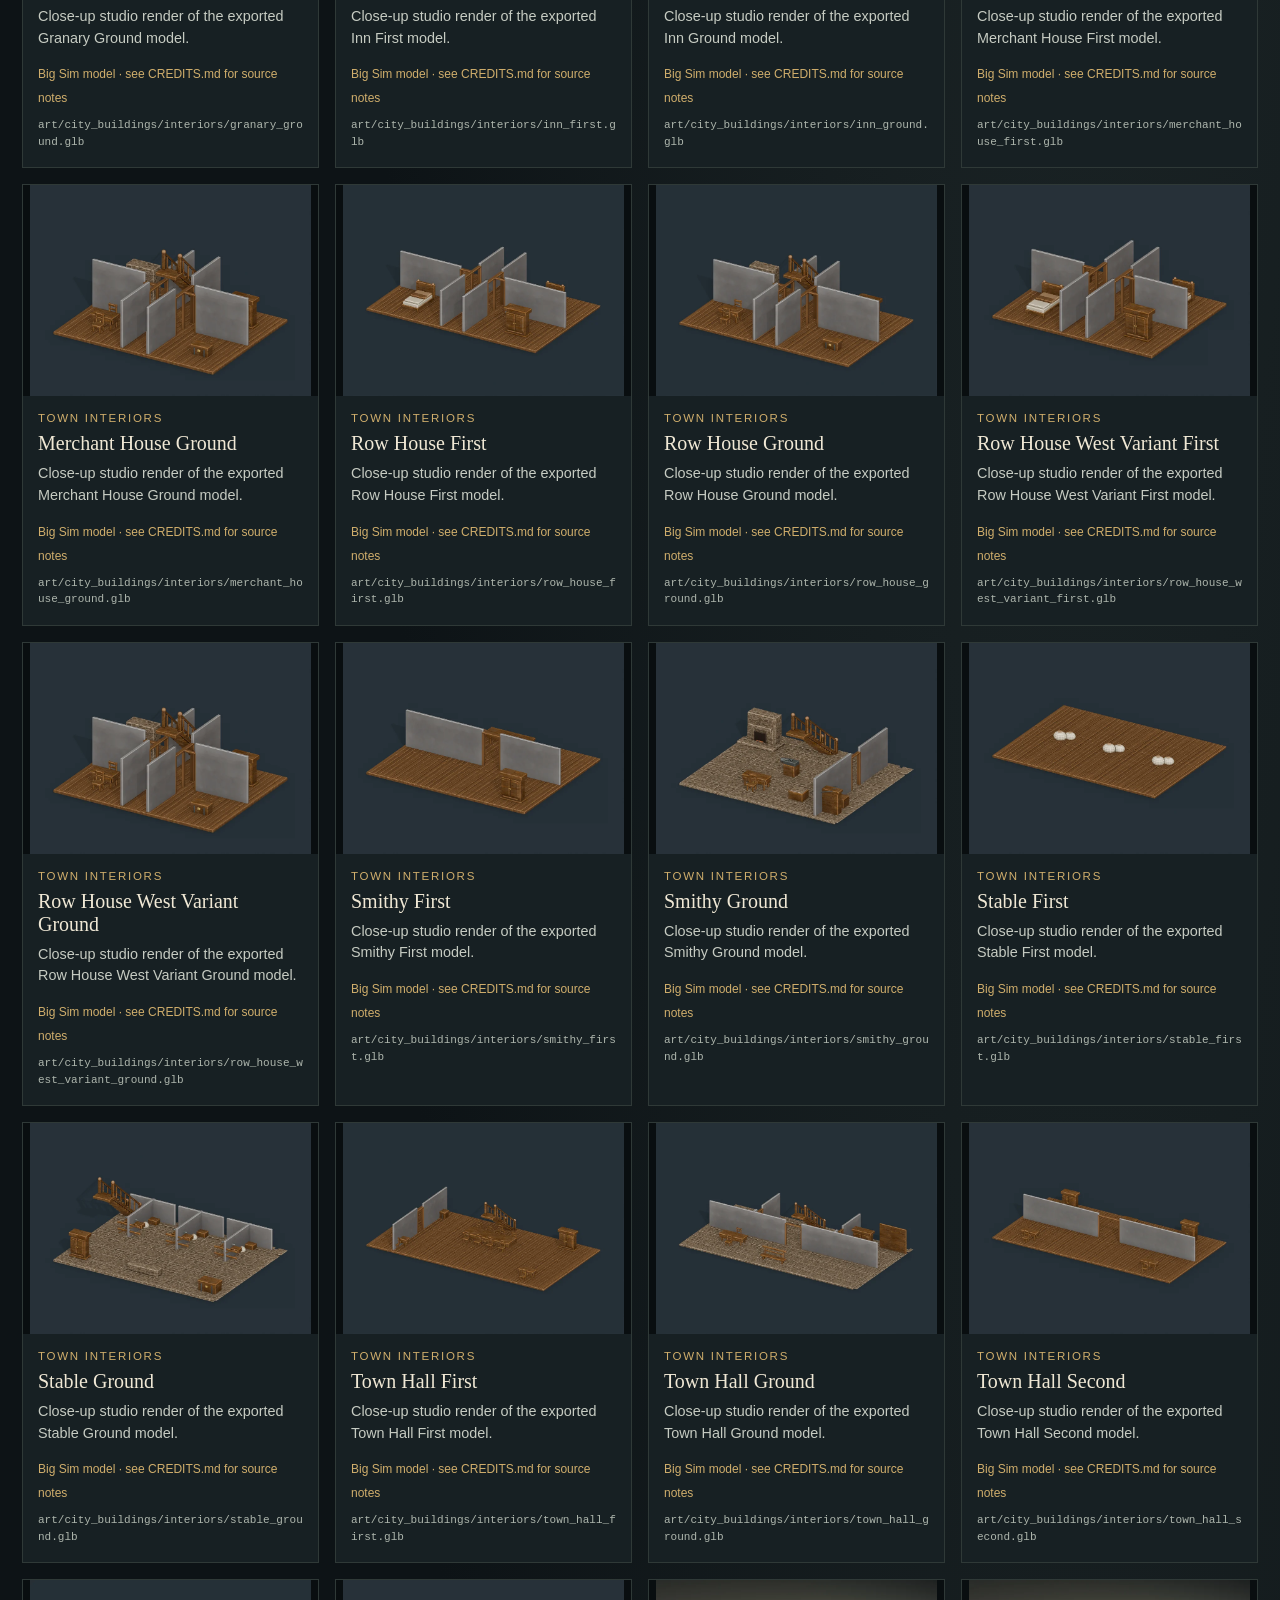
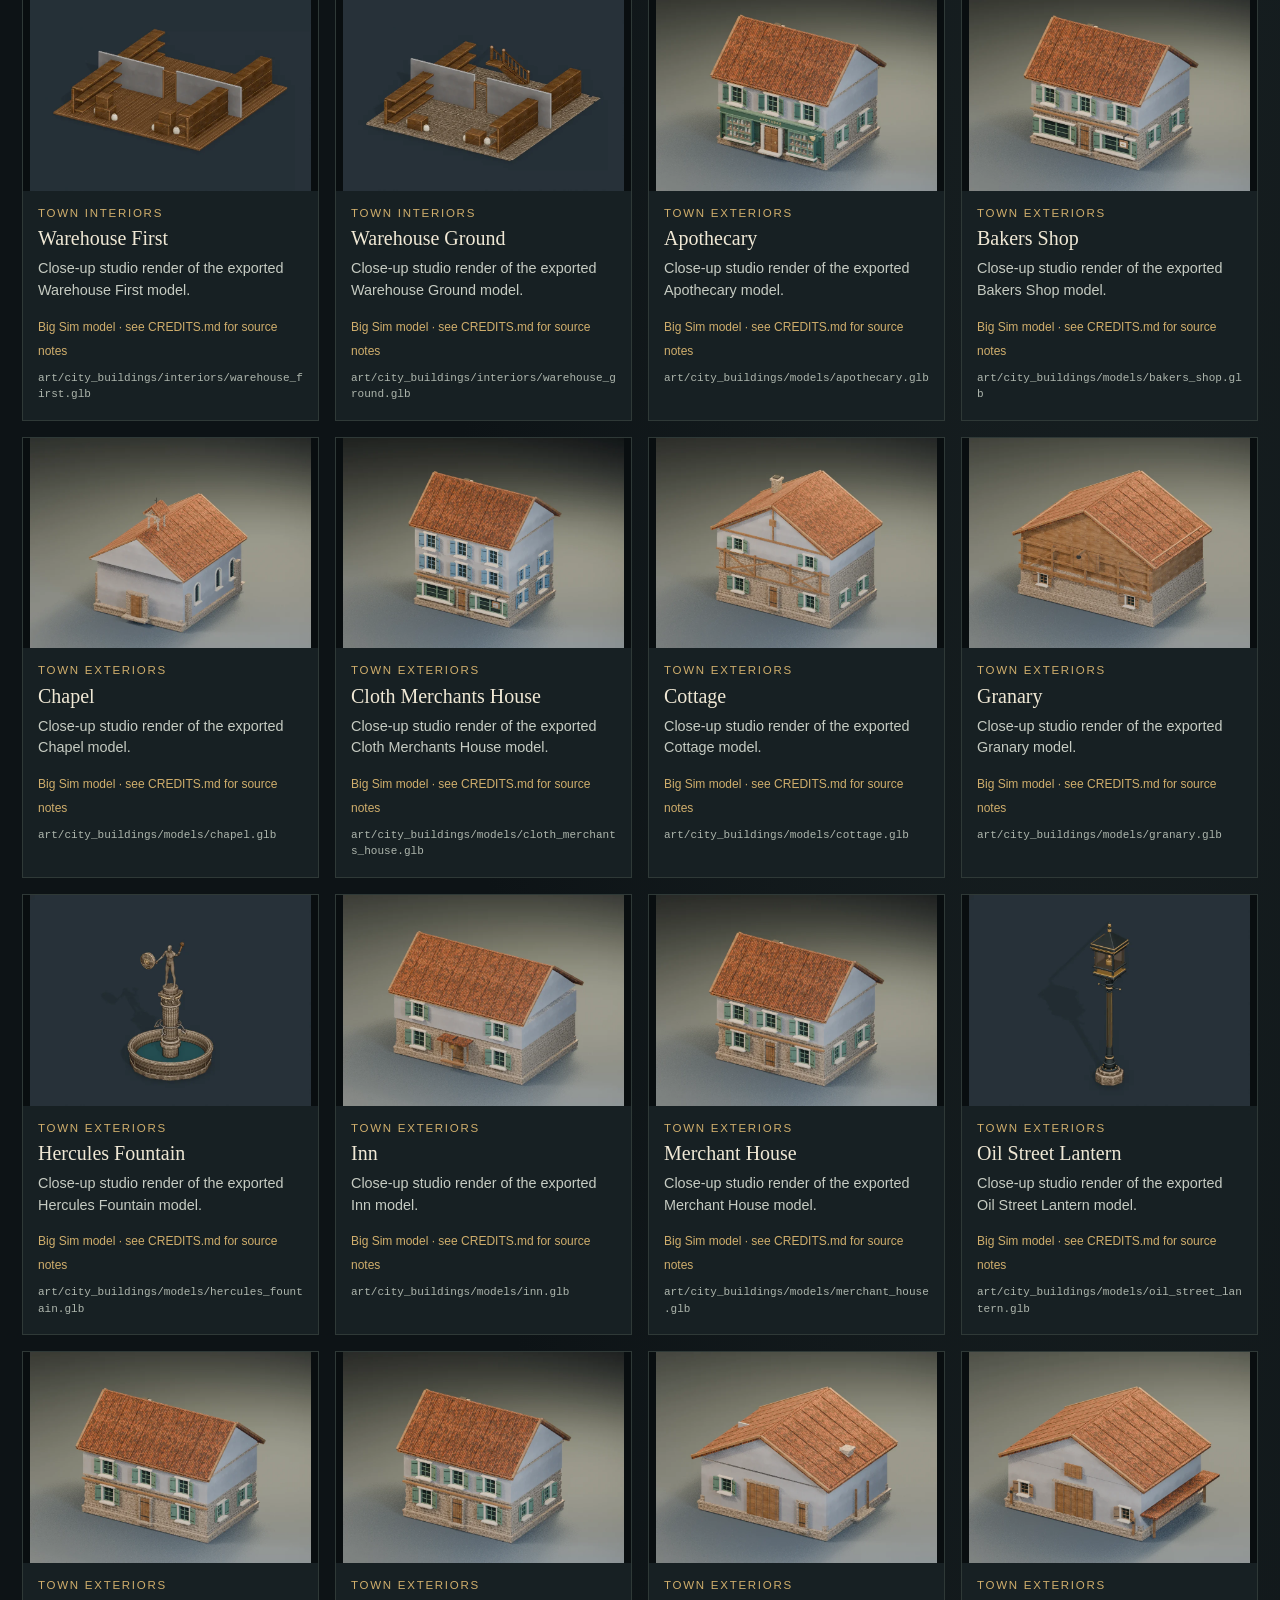
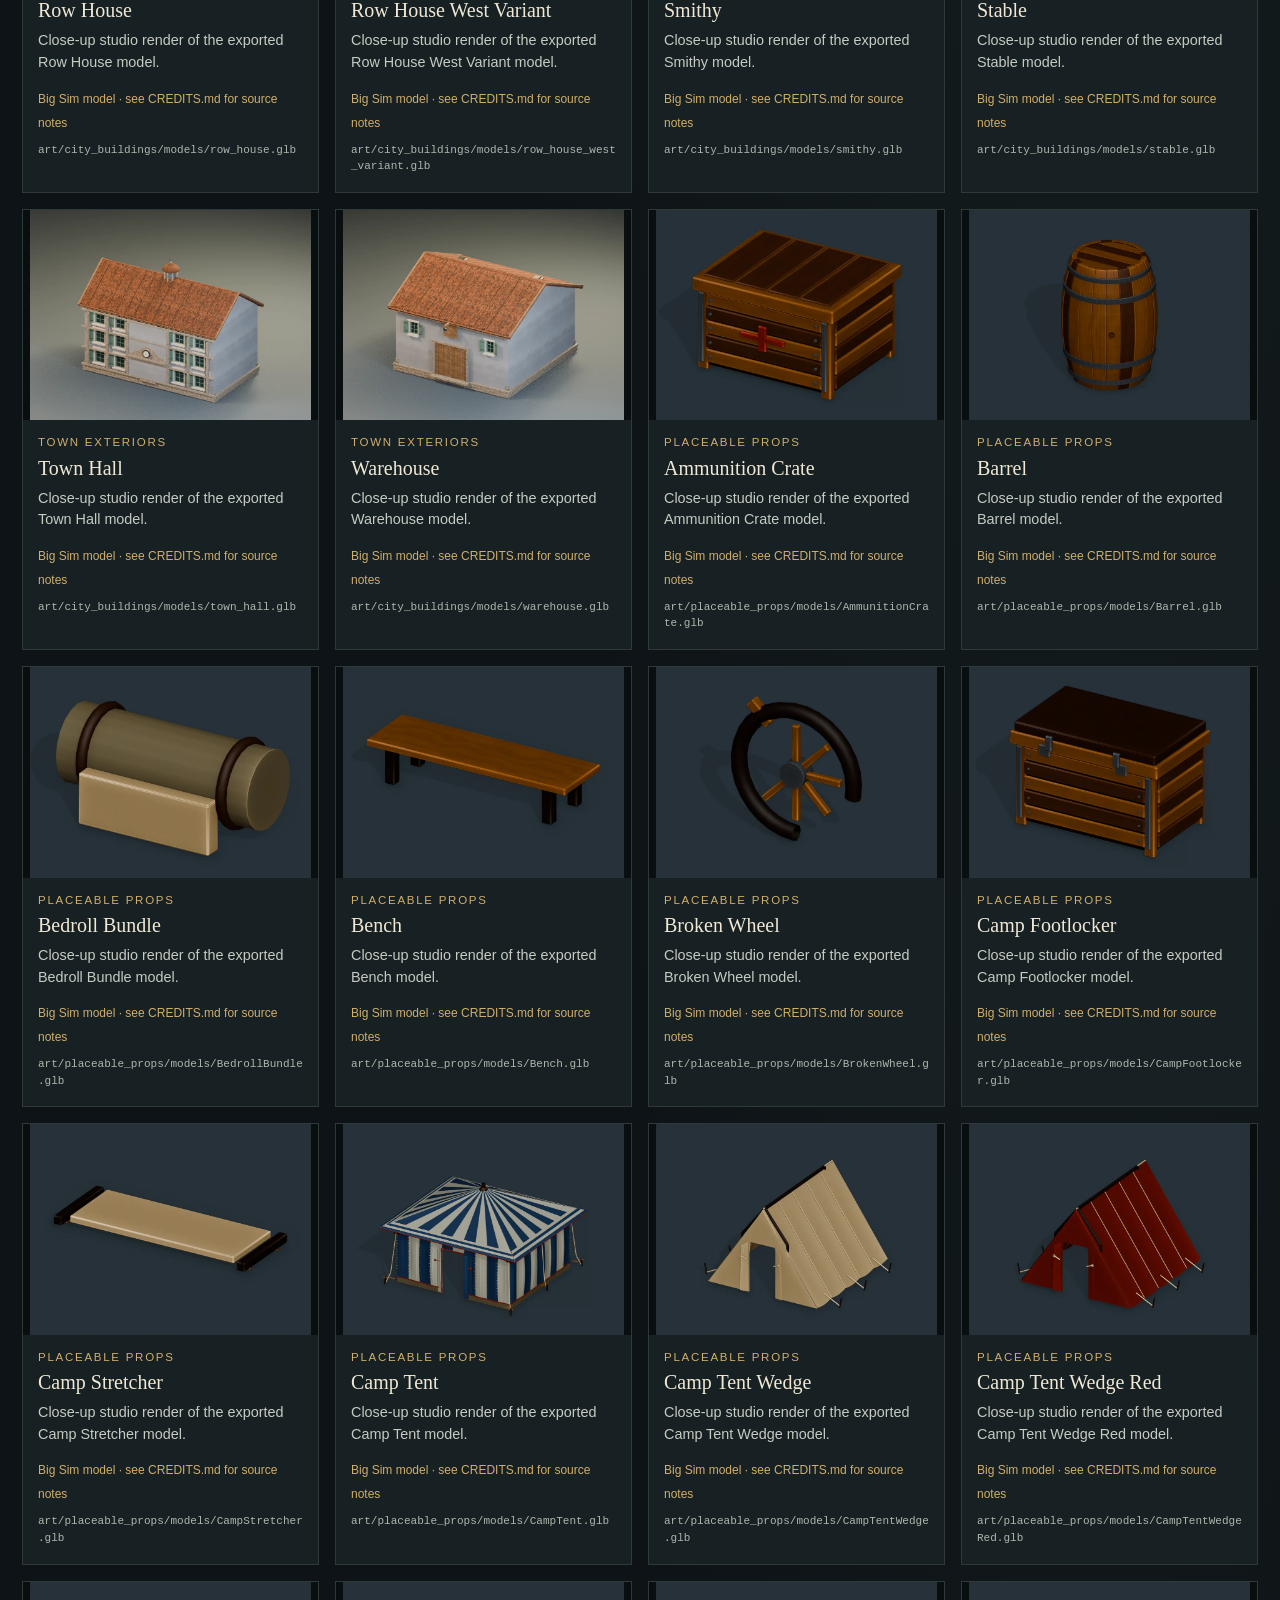
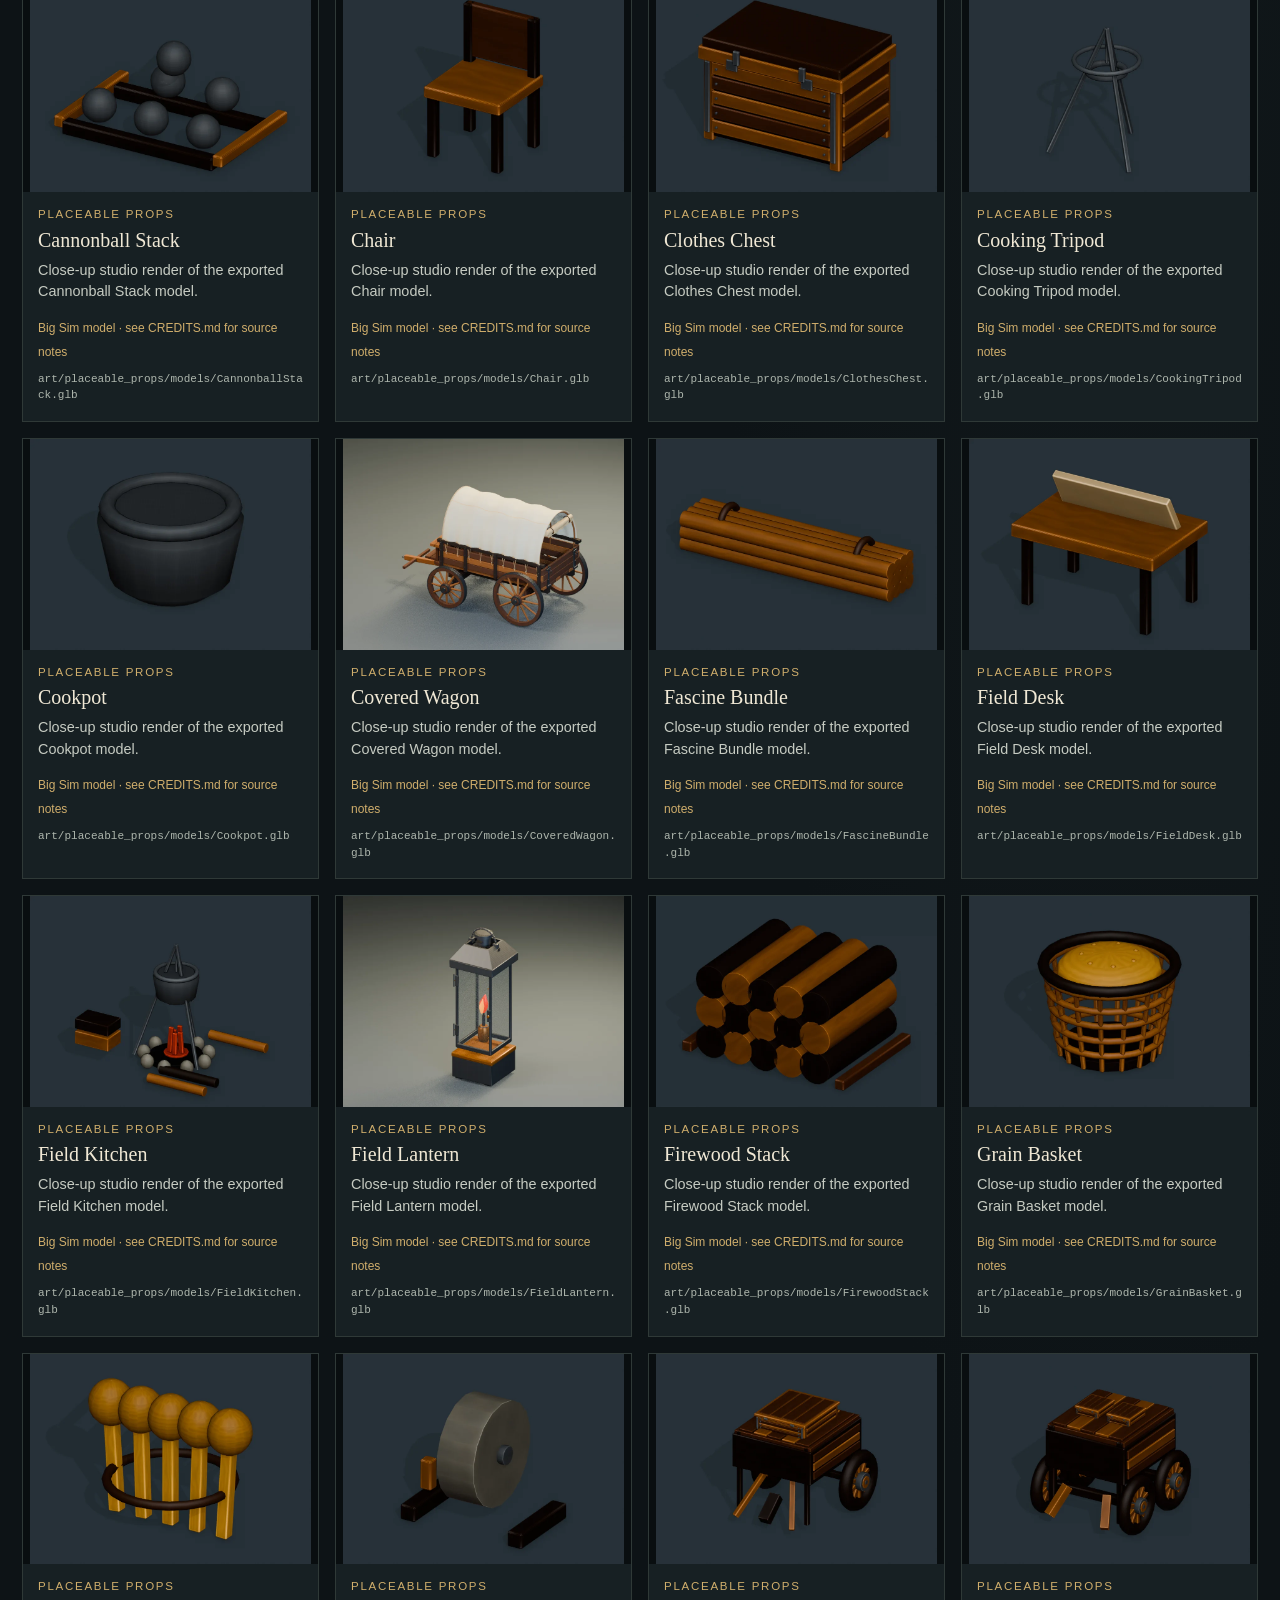
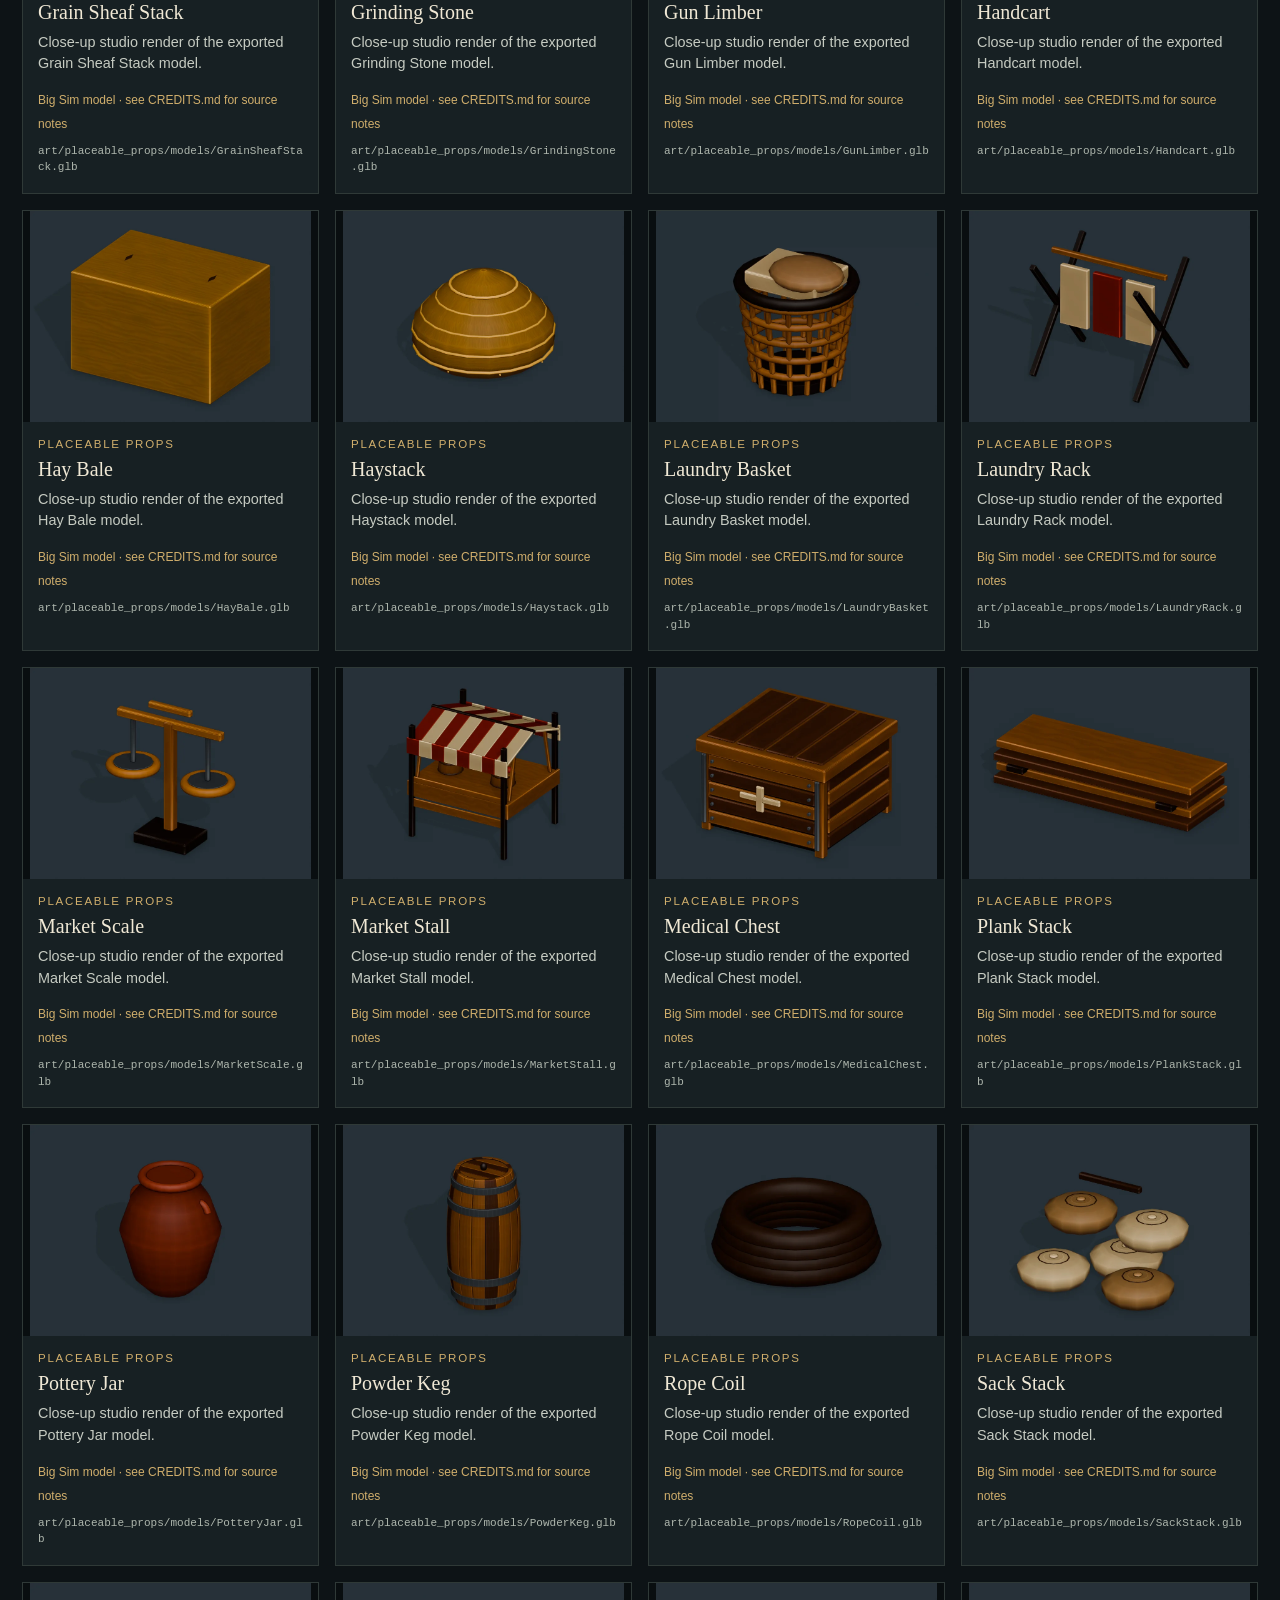
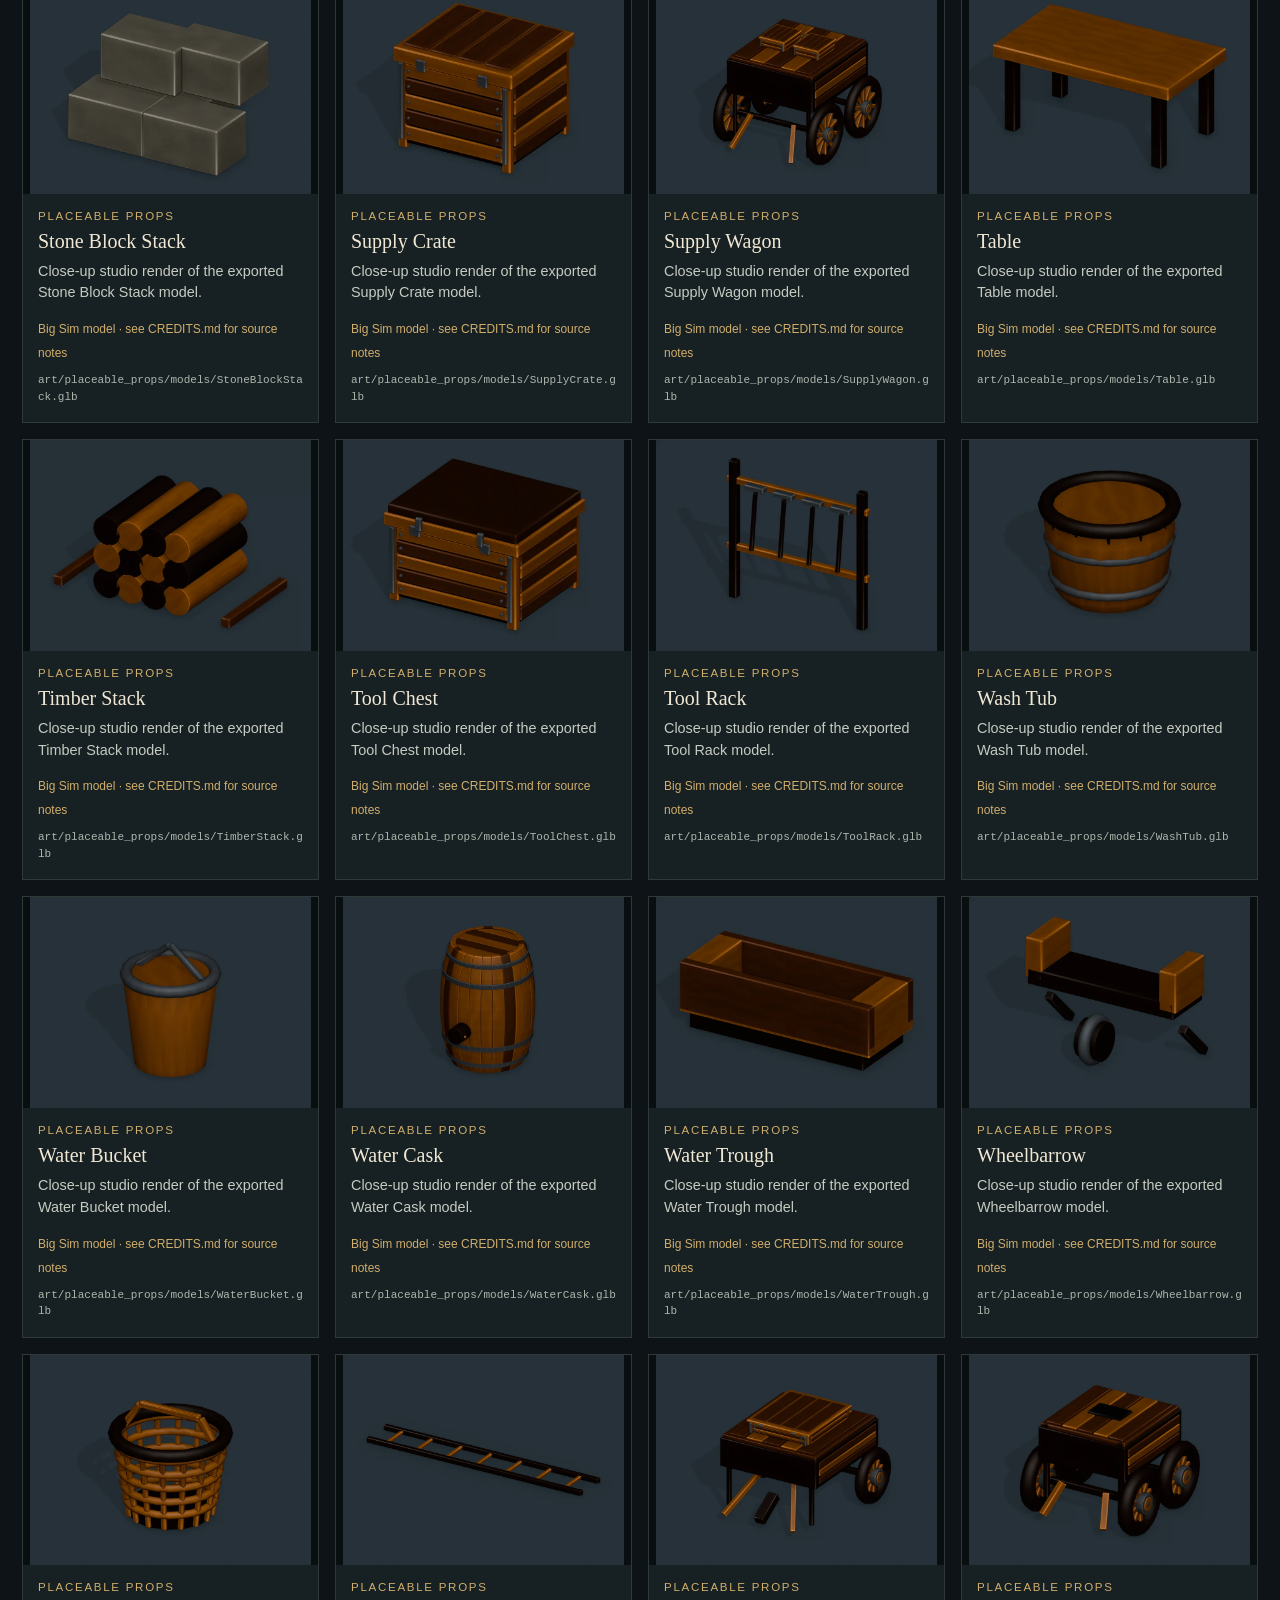
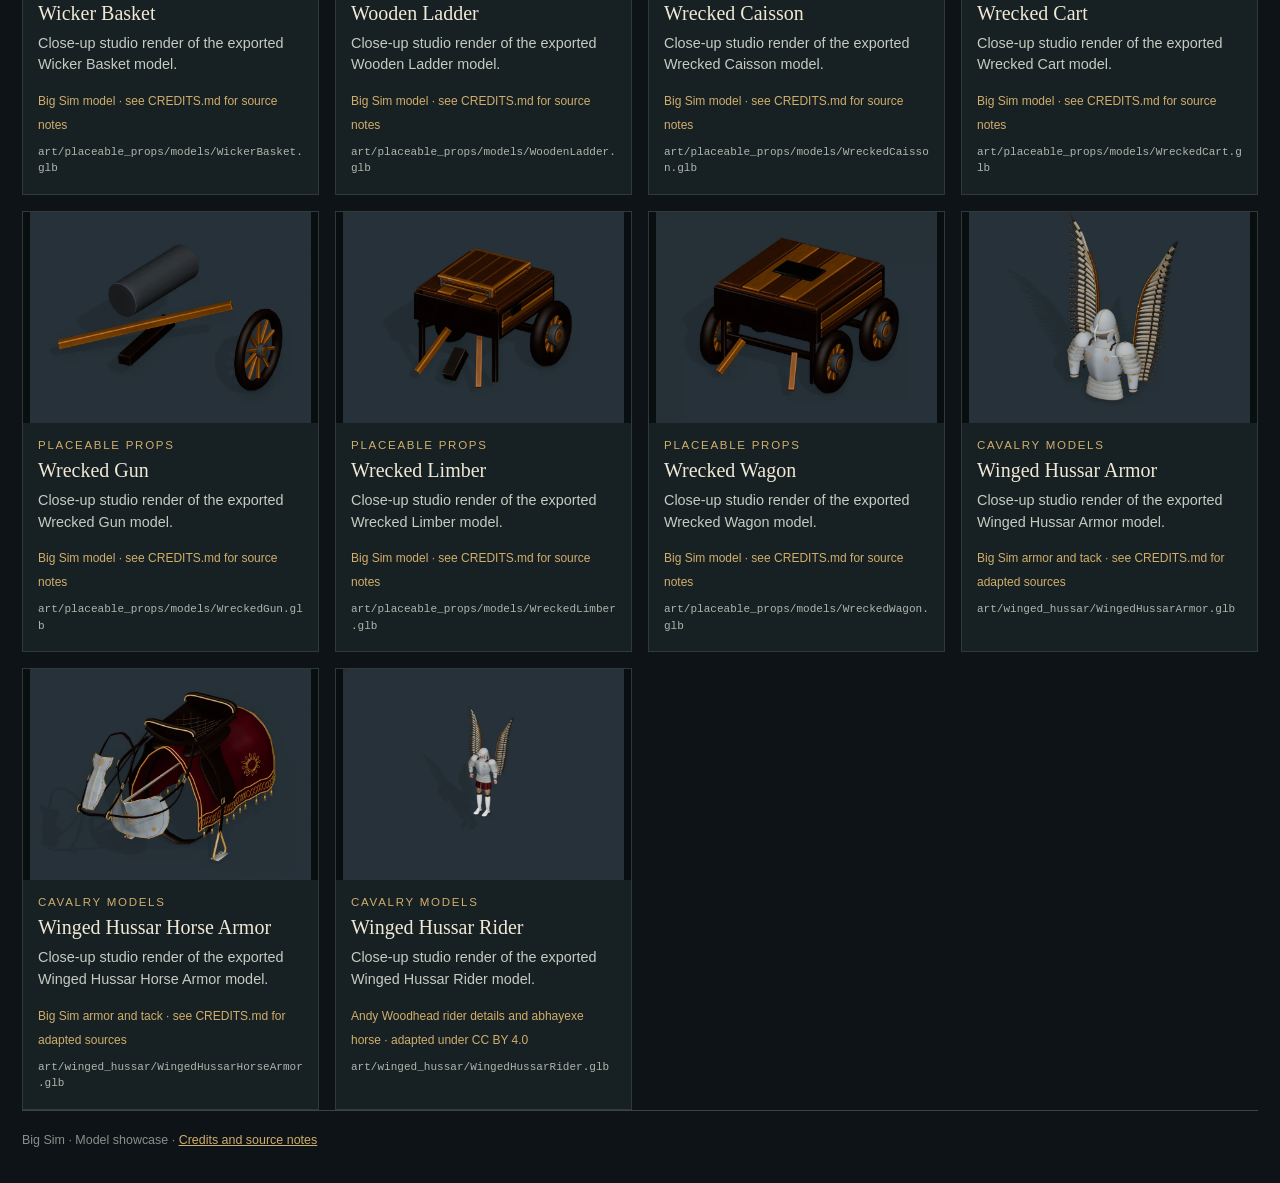
<file: site/model-closeups.html>
<!doctype html>
<html lang="en">
<head>
<meta charset="utf-8">
<meta name="viewport" content="width=device-width, initial-scale=1">
<meta name="description" content="A close-up studio render and source path for every exported GLB and glTF model under art/.">
<title>Every model close-up · Big Sim model collection</title>
<style>
:root{color-scheme:dark;--bg:#0d1316;--panel:#172023;--ink:#f0e8d5;--muted:#aeb6ad;--gold:#d0ae6c;--line:#3b4543}
*{box-sizing:border-box}
body{margin:0;background:radial-gradient(ellipse at 85% 5%,#202a2b 0,#0d1316 48rem);color:var(--ink);font:16px/1.5 Segoe UI,Arial,sans-serif}
a{color:inherit}
.shell{width:min(1480px,calc(100% - 44px));margin:auto}
.topline{padding:20px 0 14px;color:var(--gold);font-size:.75rem;letter-spacing:.16em;text-transform:uppercase;border-bottom:1px solid var(--line)}
.category-nav{display:flex;gap:6px;flex-wrap:wrap;padding:13px 0 20px;border-bottom:1px solid var(--line)}
.category-nav a{border:1px solid var(--line);border-radius:3px;padding:8px 9px;color:var(--muted);font-size:.83rem;text-decoration:none;white-space:nowrap}
.category-nav a:hover,.category-nav a[aria-current=page]{border-color:var(--gold);color:var(--ink);background:#d0ae6c18}
.kicker,.eyebrow{color:var(--gold);font-size:.72rem;letter-spacing:.15em;text-transform:uppercase}
h1,h2,h3,p{margin-top:0}
.page-head{padding:52px 0 28px;max-width:850px}
h1{font:clamp(2.8rem,6vw,5.4rem)/1 Georgia,serif;letter-spacing:-.035em;margin:8px 0 14px}
.page-head p{max-width:700px;color:#c6cbc2;font:1.12rem/1.6 Georgia,serif;margin-bottom:0}
.section-head{display:flex;justify-content:space-between;align-items:end;gap:20px;margin:24px 0 20px}
.section-head h2{font:clamp(1.8rem,3.4vw,2.8rem) Georgia,serif;margin:4px 0}
.section-head p{max-width:640px;color:var(--muted);margin:0}
.grid{display:grid;grid-template-columns:repeat(4,minmax(0,1fr));gap:16px}
.card,.battle-card,.motion-card{background:var(--panel);border:1px solid #2f3937;min-width:0}
.image,.battle-image{display:block;aspect-ratio:1.4;background:#090e10;overflow:hidden}
.image img,.battle-image img{display:block;width:100%;height:100%;object-fit:contain}
.caption{padding:14px 15px 17px}
.caption h3,.battle-card h3,.motion-card h3{font:1.25rem Georgia,serif;margin:5px 0 8px}
.caption p,.battle-card p{color:#c6cbc2;font-size:.9rem;margin-bottom:12px}
.credit{font-size:.75rem;color:var(--gold)}
.battle-grid{display:grid;grid-template-columns:repeat(2,minmax(0,1fr));gap:16px}
.battle-image{aspect-ratio:1.72}.battle-image img{object-fit:cover}
.battle-card>div{padding:15px}
.motion-section{margin:4px 0 48px}
.motion-group{margin:30px 0 38px}
.motion-grid{display:grid;grid-template-columns:repeat(3,minmax(0,1fr));gap:15px}
.motion-card img{display:block;width:100%;aspect-ratio:1.35;object-fit:contain;background:#080b0d}
.motion-card.infantry-volley img{aspect-ratio:.78}
.motion-card.cannon-firing img{filter:brightness(1.16) contrast(1.06)}
.motion-card>div:not(.cannon-stage){padding:12px}
.motion-card h3{font-size:1.1rem;margin:4px 0 7px}
.cannon-stage{position:relative;overflow:hidden;background:#080b0d}
.cannon-stage picture{display:block}
.cannon-stage canvas{position:absolute;inset:0;width:100%;height:100%;pointer-events:none;mix-blend-mode:screen}
footer{padding:20px 0 34px;border-top:1px solid var(--line);color:#87918c;font-size:.78rem}
footer a{color:var(--gold)}
.source{display:block;margin-top:8px;color:var(--muted);font-size:.69rem;overflow-wrap:anywhere}
@media(max-width:1100px){.grid{grid-template-columns:repeat(3,minmax(0,1fr))}}
@media(max-width:760px){.grid{grid-template-columns:repeat(2,minmax(0,1fr));gap:10px}.motion-grid{grid-template-columns:repeat(2,minmax(0,1fr))}.battle-grid{grid-template-columns:1fr}.section-head{display:block}.section-head p{margin-top:8px}}
@media(max-width:480px){.shell{width:calc(100% - 24px)}.grid,.motion-grid{grid-template-columns:1fr}.page-head{padding-top:35px}.category-nav{overflow-x:auto;flex-wrap:nowrap}.topline{font-size:.65rem}}
</style>
  <link rel="stylesheet" href="lightbox.css">
</head>
<body><div class="shell">
  <div class="topline">Big Sim / Model atlas</div>
  <nav class="category-nav" aria-label="Showcase categories"><a href="index.html">All models</a><a href="people-horses.html">People &amp; horses</a><a href="weapons-artillery.html">Weapons &amp; artillery</a><a href="world-battlefield.html">World &amp; battlefield</a><a href="field-props.html">Field props</a><a href="model-closeups.html" aria-current="page">Every model close-up</a><a href="animations.html">Animations</a><a href="formation-drill.html">Formation drill</a><a href="cavalry-crisis.html">Cavalry crisis</a></nav>
  <header class="page-head"><div class="kicker">Browse the collection</div><h1>Every model close-up.</h1><p>A close-up studio render and source path for every exported GLB and glTF model under art/.</p></header>
  <main><section>
  <div class="section-head"><div><div class="kicker">Selected collection</div><h2>Every model close-up</h2></div><p>Select an image to view it at full size.</p></div>
  <div class="grid"><article class="card">
  <a class="image" href="images/gallery/model-closeup-art-battlefield-close-infantry-british-redcoat-close.webp" aria-label="Open full size image: British Redcoat Close">
    <img src="images/gallery/model-closeup-art-battlefield-close-infantry-british-redcoat-close.webp" alt="British Redcoat Close — Close-up studio render of the exported British Redcoat Close model." loading="lazy">
  </a>
  <div class="caption"><div class="eyebrow">Infantry models</div><h3>British Redcoat Close</h3><p>Close-up studio render of the exported British Redcoat Close model.</p><span class="credit">Andy Woodhead · adapted under CC BY 4.0</span><code class="source">art/battlefield/close_infantry/BritishRedcoatClose.glb</code></div>
</article><article class="card">
  <a class="image" href="images/gallery/model-closeup-art-battlefield-imports-blucher-sabre-scene.webp" aria-label="Open full size image: Blücher Sabre Source">
    <img src="images/gallery/model-closeup-art-battlefield-imports-blucher-sabre-scene.webp" alt="Blücher Sabre Source — Close-up studio render of the exported Blücher Sabre Source model." loading="lazy">
  </a>
  <div class="caption"><div class="eyebrow">Imported models</div><h3>Blücher Sabre Source</h3><p>Close-up studio render of the exported Blücher Sabre Source model.</p><span class="credit">Timothy Hsu · adapted under CC BY 4.0</span><code class="source">art/battlefield/imports/blucher-sabre/scene.glb</code></div>
</article><article class="card">
  <a class="image" href="images/gallery/model-closeup-art-battlefield-imports-cannon-gribeauval-scene.webp" aria-label="Open full size image: Gribeauval Cannon Source">
    <img src="images/gallery/model-closeup-art-battlefield-imports-cannon-gribeauval-scene.webp" alt="Gribeauval Cannon Source — Close-up studio render of the exported Gribeauval Cannon Source model." loading="lazy">
  </a>
  <div class="caption"><div class="eyebrow">Imported models</div><h3>Gribeauval Cannon Source</h3><p>Close-up studio render of the exported Gribeauval Cannon Source model.</p><span class="credit">perceval-66 · adapted under CC BY 4.0</span><code class="source">art/battlefield/imports/cannon-gribeauval/scene.gltf</code></div>
</article><article class="card">
  <a class="image" href="images/gallery/model-closeup-art-battlefield-imports-horse-scene.webp" aria-label="Open full size image: War Horse Source">
    <img src="images/gallery/model-closeup-art-battlefield-imports-horse-scene.webp" alt="War Horse Source — Close-up studio render of the exported War Horse Source model." loading="lazy">
  </a>
  <div class="caption"><div class="eyebrow">Imported models</div><h3>War Horse Source</h3><p>Close-up studio render of the exported War Horse Source model.</p><span class="credit">abhayexe · adapted under CC BY 4.0</span><code class="source">art/battlefield/imports/horse/scene.gltf</code></div>
</article><article class="card">
  <a class="image" href="images/gallery/model-closeup-art-battlefield-imports-tents-scene.webp" aria-label="Open full size image: Battlefield Tents Source">
    <img src="images/gallery/model-closeup-art-battlefield-imports-tents-scene.webp" alt="Battlefield Tents Source — Close-up studio render of the exported Battlefield Tents Source model." loading="lazy">
  </a>
  <div class="caption"><div class="eyebrow">Imported models</div><h3>Battlefield Tents Source</h3><p>Close-up studio render of the exported Battlefield Tents Source model.</p><span class="credit">Nicholas-3D · adapted under CC BY 4.0</span><code class="source">art/battlefield/imports/tents/scene.glb</code></div>
</article><article class="card">
  <a class="image" href="images/gallery/model-closeup-art-battlefield-imports-village-furniture-scene.webp" aria-label="Open full size image: Village Furniture Source">
    <img src="images/gallery/model-closeup-art-battlefield-imports-village-furniture-scene.webp" alt="Village Furniture Source — Close-up studio render of the exported Village Furniture Source model." loading="lazy">
  </a>
  <div class="caption"><div class="eyebrow">Imported models</div><h3>Village Furniture Source</h3><p>Close-up studio render of the exported Village Furniture Source model.</p><span class="credit">Booba Booba · adapted under CC BY 4.0</span><code class="source">art/battlefield/imports/village-furniture/scene.gltf</code></div>
</article><article class="card">
  <a class="image" href="images/gallery/model-closeup-art-battlefield-imports-wagon-scene.webp" aria-label="Open full size image: Battlefield Wagon Source">
    <img src="images/gallery/model-closeup-art-battlefield-imports-wagon-scene.webp" alt="Battlefield Wagon Source — Close-up studio render of the exported Battlefield Wagon Source model." loading="lazy">
  </a>
  <div class="caption"><div class="eyebrow">Imported models</div><h3>Battlefield Wagon Source</h3><p>Close-up studio render of the exported Battlefield Wagon Source model.</p><span class="credit">Fri13Day · adapted under CC BY 4.0</span><code class="source">art/battlefield/imports/wagon/scene.gltf</code></div>
</article><article class="card">
  <a class="image" href="images/gallery/model-closeup-art-battlefield-imports-woodhead-artillery-crew-scene.webp" aria-label="Open full size image: Artillery Crew Source">
    <img src="images/gallery/model-closeup-art-battlefield-imports-woodhead-artillery-crew-scene.webp" alt="Artillery Crew Source — Close-up studio render of the exported Artillery Crew Source model." loading="lazy">
  </a>
  <div class="caption"><div class="eyebrow">Imported models</div><h3>Artillery Crew Source</h3><p>Close-up studio render of the exported Artillery Crew Source model.</p><span class="credit">Andy Woodhead · adapted under CC BY 4.0</span><code class="source">art/battlefield/imports/woodhead-artillery-crew/scene.gltf</code></div>
</article><article class="card">
  <a class="image" href="images/gallery/model-closeup-art-battlefield-imports-woodhead-hussar-scene.webp" aria-label="Open full size image: Napoleonic Hussar Source">
    <img src="images/gallery/model-closeup-art-battlefield-imports-woodhead-hussar-scene.webp" alt="Napoleonic Hussar Source — Close-up studio render of the exported Napoleonic Hussar Source model." loading="lazy">
  </a>
  <div class="caption"><div class="eyebrow">Imported models</div><h3>Napoleonic Hussar Source</h3><p>Close-up studio render of the exported Napoleonic Hussar Source model.</p><span class="credit">Andy Woodhead · adapted under CC BY 4.0</span><code class="source">art/battlefield/imports/woodhead-hussar/scene.gltf</code></div>
</article><article class="card">
  <a class="image" href="images/gallery/model-closeup-art-battlefield-imports-woodhead-infantry-scene.webp" aria-label="Open full size image: Napoleonic Infantry Source">
    <img src="images/gallery/model-closeup-art-battlefield-imports-woodhead-infantry-scene.webp" alt="Napoleonic Infantry Source — Close-up studio render of the exported Napoleonic Infantry Source model." loading="lazy">
  </a>
  <div class="caption"><div class="eyebrow">Imported models</div><h3>Napoleonic Infantry Source</h3><p>Close-up studio render of the exported Napoleonic Infantry Source model.</p><span class="credit">Andy Woodhead · adapted under CC BY 4.0</span><code class="source">art/battlefield/imports/woodhead-infantry/scene.gltf</code></div>
</article><article class="card">
  <a class="image" href="images/gallery/model-closeup-art-battlefield-models-field-props-chevaux-de-frise.webp" aria-label="Open full size image: Chevaux De Frise">
    <img src="images/gallery/model-closeup-art-battlefield-models-field-props-chevaux-de-frise.webp" alt="Chevaux De Frise — Close view of the rebuilt chevaux de frise master; matching GLB and FBX exports validated." loading="lazy">
  </a>
  <div class="caption"><div class="eyebrow">Fieldworks and farm props</div><h3>Chevaux De Frise</h3><p>Close view of the rebuilt chevaux de frise master; matching GLB and FBX exports validated.</p><span class="credit">Big Sim original geometry and PBR textures</span><code class="source">art/battlefield/models/field_props/ChevauxDeFrise.glb</code></div>
</article><article class="card">
  <a class="image" href="images/gallery/model-closeup-art-battlefield-models-field-props-damaged-fence.webp" aria-label="Open full size image: Damaged Fence">
    <img src="images/gallery/model-closeup-art-battlefield-models-field-props-damaged-fence.webp" alt="Damaged Fence — Close view of the rebuilt damaged fence master; matching GLB and FBX exports validated." loading="lazy">
  </a>
  <div class="caption"><div class="eyebrow">Fieldworks and farm props</div><h3>Damaged Fence</h3><p>Close view of the rebuilt damaged fence master; matching GLB and FBX exports validated.</p><span class="credit">Big Sim original geometry and PBR textures</span><code class="source">art/battlefield/models/field_props/DamagedFence.glb</code></div>
</article><article class="card">
  <a class="image" href="images/gallery/model-closeup-art-battlefield-models-field-props-damaged-fence-collapsed.webp" aria-label="Open full size image: Damaged Fence Collapsed">
    <img src="images/gallery/model-closeup-art-battlefield-models-field-props-damaged-fence-collapsed.webp" alt="Damaged Fence Collapsed — Close view of the rebuilt damaged fence collapsed master; matching GLB and FBX exports validated." loading="lazy">
  </a>
  <div class="caption"><div class="eyebrow">Fieldworks and farm props</div><h3>Damaged Fence Collapsed</h3><p>Close view of the rebuilt damaged fence collapsed master; matching GLB and FBX exports validated.</p><span class="credit">Big Sim original geometry and PBR textures</span><code class="source">art/battlefield/models/field_props/DamagedFenceCollapsed.glb</code></div>
</article><article class="card">
  <a class="image" href="images/gallery/model-closeup-art-battlefield-models-field-props-fascine.webp" aria-label="Open full size image: Fascine">
    <img src="images/gallery/model-closeup-art-battlefield-models-field-props-fascine.webp" alt="Fascine — Close view of the rebuilt fascine master; matching GLB and FBX exports validated." loading="lazy">
  </a>
  <div class="caption"><div class="eyebrow">Fieldworks and farm props</div><h3>Fascine</h3><p>Close view of the rebuilt fascine master; matching GLB and FBX exports validated.</p><span class="credit">Big Sim original geometry and PBR textures</span><code class="source">art/battlefield/models/field_props/Fascine.glb</code></div>
</article><article class="card">
  <a class="image" href="images/gallery/model-closeup-art-battlefield-models-field-props-gabion.webp" aria-label="Open full size image: Gabion">
    <img src="images/gallery/model-closeup-art-battlefield-models-field-props-gabion.webp" alt="Gabion — Close view of the rebuilt gabion master; matching GLB and FBX exports validated." loading="lazy">
  </a>
  <div class="caption"><div class="eyebrow">Fieldworks and farm props</div><h3>Gabion</h3><p>Close view of the rebuilt gabion master; matching GLB and FBX exports validated.</p><span class="credit">Big Sim original geometry and PBR textures</span><code class="source">art/battlefield/models/field_props/Gabion.glb</code></div>
</article><article class="card">
  <a class="image" href="images/gallery/model-closeup-art-battlefield-models-field-props-gate.webp" aria-label="Open full size image: Gate">
    <img src="images/gallery/model-closeup-art-battlefield-models-field-props-gate.webp" alt="Gate — Close view of the rebuilt gate master; matching GLB and FBX exports validated." loading="lazy">
  </a>
  <div class="caption"><div class="eyebrow">Fieldworks and farm props</div><h3>Gate</h3><p>Close view of the rebuilt gate master; matching GLB and FBX exports validated.</p><span class="credit">Big Sim original geometry and PBR textures</span><code class="source">art/battlefield/models/field_props/Gate.glb</code></div>
</article><article class="card">
  <a class="image" href="images/gallery/model-closeup-art-battlefield-models-field-props-gate-open.webp" aria-label="Open full size image: Gate Open">
    <img src="images/gallery/model-closeup-art-battlefield-models-field-props-gate-open.webp" alt="Gate Open — Close view of the rebuilt gate open master; matching GLB and FBX exports validated." loading="lazy">
  </a>
  <div class="caption"><div class="eyebrow">Fieldworks and farm props</div><h3>Gate Open</h3><p>Close view of the rebuilt gate open master; matching GLB and FBX exports validated.</p><span class="credit">Big Sim original geometry and PBR textures</span><code class="source">art/battlefield/models/field_props/GateOpen.glb</code></div>
</article><article class="card">
  <a class="image" href="images/gallery/model-closeup-art-battlefield-models-field-props-haystack.webp" aria-label="Open full size image: Haystack">
    <img src="images/gallery/model-closeup-art-battlefield-models-field-props-haystack.webp" alt="Haystack — Close view of the rebuilt haystack master; matching GLB and FBX exports validated." loading="lazy">
  </a>
  <div class="caption"><div class="eyebrow">Fieldworks and farm props</div><h3>Haystack</h3><p>Close view of the rebuilt haystack master; matching GLB and FBX exports validated.</p><span class="credit">Big Sim original geometry and PBR textures</span><code class="source">art/battlefield/models/field_props/Haystack.glb</code></div>
</article><article class="card">
  <a class="image" href="images/gallery/model-closeup-art-battlefield-models-field-props-stakes.webp" aria-label="Open full size image: Stakes">
    <img src="images/gallery/model-closeup-art-battlefield-models-field-props-stakes.webp" alt="Stakes — Close view of the rebuilt stakes master; matching GLB and FBX exports validated." loading="lazy">
  </a>
  <div class="caption"><div class="eyebrow">Fieldworks and farm props</div><h3>Stakes</h3><p>Close view of the rebuilt stakes master; matching GLB and FBX exports validated.</p><span class="credit">Big Sim original geometry and PBR textures</span><code class="source">art/battlefield/models/field_props/Stakes.glb</code></div>
</article><article class="card">
  <a class="image" href="images/gallery/model-closeup-art-battlefield-models-field-props-stone-wall.webp" aria-label="Open full size image: Stone Wall">
    <img src="images/gallery/model-closeup-art-battlefield-models-field-props-stone-wall.webp" alt="Stone Wall — Close view of the rebuilt stone wall master; matching GLB and FBX exports validated." loading="lazy">
  </a>
  <div class="caption"><div class="eyebrow">Fieldworks and farm props</div><h3>Stone Wall</h3><p>Close view of the rebuilt stone wall master; matching GLB and FBX exports validated.</p><span class="credit">Big Sim original geometry and PBR textures</span><code class="source">art/battlefield/models/field_props/StoneWall.glb</code></div>
</article><article class="card">
  <a class="image" href="images/gallery/model-closeup-art-battlefield-models-field-props-stone-wall-broken.webp" aria-label="Open full size image: Stone Wall Broken">
    <img src="images/gallery/model-closeup-art-battlefield-models-field-props-stone-wall-broken.webp" alt="Stone Wall Broken — Close view of the rebuilt stone wall broken master; matching GLB and FBX exports validated." loading="lazy">
  </a>
  <div class="caption"><div class="eyebrow">Fieldworks and farm props</div><h3>Stone Wall Broken</h3><p>Close view of the rebuilt stone wall broken master; matching GLB and FBX exports validated.</p><span class="credit">Big Sim original geometry and PBR textures</span><code class="source">art/battlefield/models/field_props/StoneWallBroken.glb</code></div>
</article><article class="card">
  <a class="image" href="images/gallery/model-closeup-art-battlefield-models-field-props-water-trough.webp" aria-label="Open full size image: Water Trough">
    <img src="images/gallery/model-closeup-art-battlefield-models-field-props-water-trough.webp" alt="Water Trough — Close view of the rebuilt water trough master; matching GLB and FBX exports validated." loading="lazy">
  </a>
  <div class="caption"><div class="eyebrow">Fieldworks and farm props</div><h3>Water Trough</h3><p>Close view of the rebuilt water trough master; matching GLB and FBX exports validated.</p><span class="credit">Big Sim original geometry and PBR textures</span><code class="source">art/battlefield/models/field_props/WaterTrough.glb</code></div>
</article><article class="card">
  <a class="image" href="images/gallery/model-closeup-art-battlefield-models-field-props-well.webp" aria-label="Open full size image: Well">
    <img src="images/gallery/model-closeup-art-battlefield-models-field-props-well.webp" alt="Well — Close view of the rebuilt well master; matching GLB and FBX exports validated." loading="lazy">
  </a>
  <div class="caption"><div class="eyebrow">Fieldworks and farm props</div><h3>Well</h3><p>Close view of the rebuilt well master; matching GLB and FBX exports validated.</p><span class="credit">Big Sim original geometry and PBR textures</span><code class="source">art/battlefield/models/field_props/Well.glb</code></div>
</article><article class="card">
  <a class="image" href="images/gallery/model-closeup-art-battlefield-models-field-props-woodpile.webp" aria-label="Open full size image: Woodpile">
    <img src="images/gallery/model-closeup-art-battlefield-models-field-props-woodpile.webp" alt="Woodpile — Close view of the rebuilt woodpile master; matching GLB and FBX exports validated." loading="lazy">
  </a>
  <div class="caption"><div class="eyebrow">Fieldworks and farm props</div><h3>Woodpile</h3><p>Close view of the rebuilt woodpile master; matching GLB and FBX exports validated.</p><span class="credit">Big Sim original geometry and PBR textures</span><code class="source">art/battlefield/models/field_props/Woodpile.glb</code></div>
</article><article class="card">
  <a class="image" href="images/gallery/model-closeup-art-city-buildings-interiors-apothecary-first.webp" aria-label="Open full size image: Apothecary First">
    <img src="images/gallery/model-closeup-art-city-buildings-interiors-apothecary-first.webp" alt="Apothecary First — Close-up studio render of the exported Apothecary First model." loading="lazy">
  </a>
  <div class="caption"><div class="eyebrow">Town interiors</div><h3>Apothecary First</h3><p>Close-up studio render of the exported Apothecary First model.</p><span class="credit">Big Sim model · see CREDITS.md for source notes</span><code class="source">art/city_buildings/interiors/apothecary_first.glb</code></div>
</article><article class="card">
  <a class="image" href="images/gallery/model-closeup-art-city-buildings-interiors-apothecary-ground.webp" aria-label="Open full size image: Apothecary Ground">
    <img src="images/gallery/model-closeup-art-city-buildings-interiors-apothecary-ground.webp" alt="Apothecary Ground — Close-up studio render of the exported Apothecary Ground model." loading="lazy">
  </a>
  <div class="caption"><div class="eyebrow">Town interiors</div><h3>Apothecary Ground</h3><p>Close-up studio render of the exported Apothecary Ground model.</p><span class="credit">Big Sim model · see CREDITS.md for source notes</span><code class="source">art/city_buildings/interiors/apothecary_ground.glb</code></div>
</article><article class="card">
  <a class="image" href="images/gallery/model-closeup-art-city-buildings-interiors-bakers-shop-first.webp" aria-label="Open full size image: Bakers Shop First">
    <img src="images/gallery/model-closeup-art-city-buildings-interiors-bakers-shop-first.webp" alt="Bakers Shop First — Close-up studio render of the exported Bakers Shop First model." loading="lazy">
  </a>
  <div class="caption"><div class="eyebrow">Town interiors</div><h3>Bakers Shop First</h3><p>Close-up studio render of the exported Bakers Shop First model.</p><span class="credit">Big Sim model · see CREDITS.md for source notes</span><code class="source">art/city_buildings/interiors/bakers_shop_first.glb</code></div>
</article><article class="card">
  <a class="image" href="images/gallery/model-closeup-art-city-buildings-interiors-bakers-shop-ground.webp" aria-label="Open full size image: Bakers Shop Ground">
    <img src="images/gallery/model-closeup-art-city-buildings-interiors-bakers-shop-ground.webp" alt="Bakers Shop Ground — Close-up studio render of the exported Bakers Shop Ground model." loading="lazy">
  </a>
  <div class="caption"><div class="eyebrow">Town interiors</div><h3>Bakers Shop Ground</h3><p>Close-up studio render of the exported Bakers Shop Ground model.</p><span class="credit">Big Sim model · see CREDITS.md for source notes</span><code class="source">art/city_buildings/interiors/bakers_shop_ground.glb</code></div>
</article><article class="card">
  <a class="image" href="images/gallery/model-closeup-art-city-buildings-interiors-chapel-first.webp" aria-label="Open full size image: Chapel First">
    <img src="images/gallery/model-closeup-art-city-buildings-interiors-chapel-first.webp" alt="Chapel First — Close-up studio render of the exported Chapel First model." loading="lazy">
  </a>
  <div class="caption"><div class="eyebrow">Town interiors</div><h3>Chapel First</h3><p>Close-up studio render of the exported Chapel First model.</p><span class="credit">Big Sim model · see CREDITS.md for source notes</span><code class="source">art/city_buildings/interiors/chapel_first.glb</code></div>
</article><article class="card">
  <a class="image" href="images/gallery/model-closeup-art-city-buildings-interiors-chapel-ground.webp" aria-label="Open full size image: Chapel Ground">
    <img src="images/gallery/model-closeup-art-city-buildings-interiors-chapel-ground.webp" alt="Chapel Ground — Close-up studio render of the exported Chapel Ground model." loading="lazy">
  </a>
  <div class="caption"><div class="eyebrow">Town interiors</div><h3>Chapel Ground</h3><p>Close-up studio render of the exported Chapel Ground model.</p><span class="credit">Big Sim model · see CREDITS.md for source notes</span><code class="source">art/city_buildings/interiors/chapel_ground.glb</code></div>
</article><article class="card">
  <a class="image" href="images/gallery/model-closeup-art-city-buildings-interiors-cloth-merchants-house-first.webp" aria-label="Open full size image: Cloth Merchants House First">
    <img src="images/gallery/model-closeup-art-city-buildings-interiors-cloth-merchants-house-first.webp" alt="Cloth Merchants House First — Close-up studio render of the exported Cloth Merchants House First model." loading="lazy">
  </a>
  <div class="caption"><div class="eyebrow">Town interiors</div><h3>Cloth Merchants House First</h3><p>Close-up studio render of the exported Cloth Merchants House First model.</p><span class="credit">Big Sim model · see CREDITS.md for source notes</span><code class="source">art/city_buildings/interiors/cloth_merchants_house_first.glb</code></div>
</article><article class="card">
  <a class="image" href="images/gallery/model-closeup-art-city-buildings-interiors-cloth-merchants-house-ground.webp" aria-label="Open full size image: Cloth Merchants House Ground">
    <img src="images/gallery/model-closeup-art-city-buildings-interiors-cloth-merchants-house-ground.webp" alt="Cloth Merchants House Ground — Close-up studio render of the exported Cloth Merchants House Ground model." loading="lazy">
  </a>
  <div class="caption"><div class="eyebrow">Town interiors</div><h3>Cloth Merchants House Ground</h3><p>Close-up studio render of the exported Cloth Merchants House Ground model.</p><span class="credit">Big Sim model · see CREDITS.md for source notes</span><code class="source">art/city_buildings/interiors/cloth_merchants_house_ground.glb</code></div>
</article><article class="card">
  <a class="image" href="images/gallery/model-closeup-art-city-buildings-interiors-cloth-merchants-house-second.webp" aria-label="Open full size image: Cloth Merchants House Second">
    <img src="images/gallery/model-closeup-art-city-buildings-interiors-cloth-merchants-house-second.webp" alt="Cloth Merchants House Second — Close-up studio render of the exported Cloth Merchants House Second model." loading="lazy">
  </a>
  <div class="caption"><div class="eyebrow">Town interiors</div><h3>Cloth Merchants House Second</h3><p>Close-up studio render of the exported Cloth Merchants House Second model.</p><span class="credit">Big Sim model · see CREDITS.md for source notes</span><code class="source">art/city_buildings/interiors/cloth_merchants_house_second.glb</code></div>
</article><article class="card">
  <a class="image" href="images/gallery/model-closeup-art-city-buildings-interiors-cottage-first.webp" aria-label="Open full size image: Cottage First">
    <img src="images/gallery/model-closeup-art-city-buildings-interiors-cottage-first.webp" alt="Cottage First — Close-up studio render of the exported Cottage First model." loading="lazy">
  </a>
  <div class="caption"><div class="eyebrow">Town interiors</div><h3>Cottage First</h3><p>Close-up studio render of the exported Cottage First model.</p><span class="credit">Big Sim model · see CREDITS.md for source notes</span><code class="source">art/city_buildings/interiors/cottage_first.glb</code></div>
</article><article class="card">
  <a class="image" href="images/gallery/model-closeup-art-city-buildings-interiors-cottage-ground.webp" aria-label="Open full size image: Cottage Ground">
    <img src="images/gallery/model-closeup-art-city-buildings-interiors-cottage-ground.webp" alt="Cottage Ground — Close-up studio render of the exported Cottage Ground model." loading="lazy">
  </a>
  <div class="caption"><div class="eyebrow">Town interiors</div><h3>Cottage Ground</h3><p>Close-up studio render of the exported Cottage Ground model.</p><span class="credit">Big Sim model · see CREDITS.md for source notes</span><code class="source">art/city_buildings/interiors/cottage_ground.glb</code></div>
</article><article class="card">
  <a class="image" href="images/gallery/model-closeup-art-city-buildings-interiors-granary-first.webp" aria-label="Open full size image: Granary First">
    <img src="images/gallery/model-closeup-art-city-buildings-interiors-granary-first.webp" alt="Granary First — Close-up studio render of the exported Granary First model." loading="lazy">
  </a>
  <div class="caption"><div class="eyebrow">Town interiors</div><h3>Granary First</h3><p>Close-up studio render of the exported Granary First model.</p><span class="credit">Big Sim model · see CREDITS.md for source notes</span><code class="source">art/city_buildings/interiors/granary_first.glb</code></div>
</article><article class="card">
  <a class="image" href="images/gallery/model-closeup-art-city-buildings-interiors-granary-ground.webp" aria-label="Open full size image: Granary Ground">
    <img src="images/gallery/model-closeup-art-city-buildings-interiors-granary-ground.webp" alt="Granary Ground — Close-up studio render of the exported Granary Ground model." loading="lazy">
  </a>
  <div class="caption"><div class="eyebrow">Town interiors</div><h3>Granary Ground</h3><p>Close-up studio render of the exported Granary Ground model.</p><span class="credit">Big Sim model · see CREDITS.md for source notes</span><code class="source">art/city_buildings/interiors/granary_ground.glb</code></div>
</article><article class="card">
  <a class="image" href="images/gallery/model-closeup-art-city-buildings-interiors-inn-first.webp" aria-label="Open full size image: Inn First">
    <img src="images/gallery/model-closeup-art-city-buildings-interiors-inn-first.webp" alt="Inn First — Close-up studio render of the exported Inn First model." loading="lazy">
  </a>
  <div class="caption"><div class="eyebrow">Town interiors</div><h3>Inn First</h3><p>Close-up studio render of the exported Inn First model.</p><span class="credit">Big Sim model · see CREDITS.md for source notes</span><code class="source">art/city_buildings/interiors/inn_first.glb</code></div>
</article><article class="card">
  <a class="image" href="images/gallery/model-closeup-art-city-buildings-interiors-inn-ground.webp" aria-label="Open full size image: Inn Ground">
    <img src="images/gallery/model-closeup-art-city-buildings-interiors-inn-ground.webp" alt="Inn Ground — Close-up studio render of the exported Inn Ground model." loading="lazy">
  </a>
  <div class="caption"><div class="eyebrow">Town interiors</div><h3>Inn Ground</h3><p>Close-up studio render of the exported Inn Ground model.</p><span class="credit">Big Sim model · see CREDITS.md for source notes</span><code class="source">art/city_buildings/interiors/inn_ground.glb</code></div>
</article><article class="card">
  <a class="image" href="images/gallery/model-closeup-art-city-buildings-interiors-merchant-house-first.webp" aria-label="Open full size image: Merchant House First">
    <img src="images/gallery/model-closeup-art-city-buildings-interiors-merchant-house-first.webp" alt="Merchant House First — Close-up studio render of the exported Merchant House First model." loading="lazy">
  </a>
  <div class="caption"><div class="eyebrow">Town interiors</div><h3>Merchant House First</h3><p>Close-up studio render of the exported Merchant House First model.</p><span class="credit">Big Sim model · see CREDITS.md for source notes</span><code class="source">art/city_buildings/interiors/merchant_house_first.glb</code></div>
</article><article class="card">
  <a class="image" href="images/gallery/model-closeup-art-city-buildings-interiors-merchant-house-ground.webp" aria-label="Open full size image: Merchant House Ground">
    <img src="images/gallery/model-closeup-art-city-buildings-interiors-merchant-house-ground.webp" alt="Merchant House Ground — Close-up studio render of the exported Merchant House Ground model." loading="lazy">
  </a>
  <div class="caption"><div class="eyebrow">Town interiors</div><h3>Merchant House Ground</h3><p>Close-up studio render of the exported Merchant House Ground model.</p><span class="credit">Big Sim model · see CREDITS.md for source notes</span><code class="source">art/city_buildings/interiors/merchant_house_ground.glb</code></div>
</article><article class="card">
  <a class="image" href="images/gallery/model-closeup-art-city-buildings-interiors-row-house-first.webp" aria-label="Open full size image: Row House First">
    <img src="images/gallery/model-closeup-art-city-buildings-interiors-row-house-first.webp" alt="Row House First — Close-up studio render of the exported Row House First model." loading="lazy">
  </a>
  <div class="caption"><div class="eyebrow">Town interiors</div><h3>Row House First</h3><p>Close-up studio render of the exported Row House First model.</p><span class="credit">Big Sim model · see CREDITS.md for source notes</span><code class="source">art/city_buildings/interiors/row_house_first.glb</code></div>
</article><article class="card">
  <a class="image" href="images/gallery/model-closeup-art-city-buildings-interiors-row-house-ground.webp" aria-label="Open full size image: Row House Ground">
    <img src="images/gallery/model-closeup-art-city-buildings-interiors-row-house-ground.webp" alt="Row House Ground — Close-up studio render of the exported Row House Ground model." loading="lazy">
  </a>
  <div class="caption"><div class="eyebrow">Town interiors</div><h3>Row House Ground</h3><p>Close-up studio render of the exported Row House Ground model.</p><span class="credit">Big Sim model · see CREDITS.md for source notes</span><code class="source">art/city_buildings/interiors/row_house_ground.glb</code></div>
</article><article class="card">
  <a class="image" href="images/gallery/model-closeup-art-city-buildings-interiors-row-house-west-variant-first.webp" aria-label="Open full size image: Row House West Variant First">
    <img src="images/gallery/model-closeup-art-city-buildings-interiors-row-house-west-variant-first.webp" alt="Row House West Variant First — Close-up studio render of the exported Row House West Variant First model." loading="lazy">
  </a>
  <div class="caption"><div class="eyebrow">Town interiors</div><h3>Row House West Variant First</h3><p>Close-up studio render of the exported Row House West Variant First model.</p><span class="credit">Big Sim model · see CREDITS.md for source notes</span><code class="source">art/city_buildings/interiors/row_house_west_variant_first.glb</code></div>
</article><article class="card">
  <a class="image" href="images/gallery/model-closeup-art-city-buildings-interiors-row-house-west-variant-ground.webp" aria-label="Open full size image: Row House West Variant Ground">
    <img src="images/gallery/model-closeup-art-city-buildings-interiors-row-house-west-variant-ground.webp" alt="Row House West Variant Ground — Close-up studio render of the exported Row House West Variant Ground model." loading="lazy">
  </a>
  <div class="caption"><div class="eyebrow">Town interiors</div><h3>Row House West Variant Ground</h3><p>Close-up studio render of the exported Row House West Variant Ground model.</p><span class="credit">Big Sim model · see CREDITS.md for source notes</span><code class="source">art/city_buildings/interiors/row_house_west_variant_ground.glb</code></div>
</article><article class="card">
  <a class="image" href="images/gallery/model-closeup-art-city-buildings-interiors-smithy-first.webp" aria-label="Open full size image: Smithy First">
    <img src="images/gallery/model-closeup-art-city-buildings-interiors-smithy-first.webp" alt="Smithy First — Close-up studio render of the exported Smithy First model." loading="lazy">
  </a>
  <div class="caption"><div class="eyebrow">Town interiors</div><h3>Smithy First</h3><p>Close-up studio render of the exported Smithy First model.</p><span class="credit">Big Sim model · see CREDITS.md for source notes</span><code class="source">art/city_buildings/interiors/smithy_first.glb</code></div>
</article><article class="card">
  <a class="image" href="images/gallery/model-closeup-art-city-buildings-interiors-smithy-ground.webp" aria-label="Open full size image: Smithy Ground">
    <img src="images/gallery/model-closeup-art-city-buildings-interiors-smithy-ground.webp" alt="Smithy Ground — Close-up studio render of the exported Smithy Ground model." loading="lazy">
  </a>
  <div class="caption"><div class="eyebrow">Town interiors</div><h3>Smithy Ground</h3><p>Close-up studio render of the exported Smithy Ground model.</p><span class="credit">Big Sim model · see CREDITS.md for source notes</span><code class="source">art/city_buildings/interiors/smithy_ground.glb</code></div>
</article><article class="card">
  <a class="image" href="images/gallery/model-closeup-art-city-buildings-interiors-stable-first.webp" aria-label="Open full size image: Stable First">
    <img src="images/gallery/model-closeup-art-city-buildings-interiors-stable-first.webp" alt="Stable First — Close-up studio render of the exported Stable First model." loading="lazy">
  </a>
  <div class="caption"><div class="eyebrow">Town interiors</div><h3>Stable First</h3><p>Close-up studio render of the exported Stable First model.</p><span class="credit">Big Sim model · see CREDITS.md for source notes</span><code class="source">art/city_buildings/interiors/stable_first.glb</code></div>
</article><article class="card">
  <a class="image" href="images/gallery/model-closeup-art-city-buildings-interiors-stable-ground.webp" aria-label="Open full size image: Stable Ground">
    <img src="images/gallery/model-closeup-art-city-buildings-interiors-stable-ground.webp" alt="Stable Ground — Close-up studio render of the exported Stable Ground model." loading="lazy">
  </a>
  <div class="caption"><div class="eyebrow">Town interiors</div><h3>Stable Ground</h3><p>Close-up studio render of the exported Stable Ground model.</p><span class="credit">Big Sim model · see CREDITS.md for source notes</span><code class="source">art/city_buildings/interiors/stable_ground.glb</code></div>
</article><article class="card">
  <a class="image" href="images/gallery/model-closeup-art-city-buildings-interiors-town-hall-first.webp" aria-label="Open full size image: Town Hall First">
    <img src="images/gallery/model-closeup-art-city-buildings-interiors-town-hall-first.webp" alt="Town Hall First — Close-up studio render of the exported Town Hall First model." loading="lazy">
  </a>
  <div class="caption"><div class="eyebrow">Town interiors</div><h3>Town Hall First</h3><p>Close-up studio render of the exported Town Hall First model.</p><span class="credit">Big Sim model · see CREDITS.md for source notes</span><code class="source">art/city_buildings/interiors/town_hall_first.glb</code></div>
</article><article class="card">
  <a class="image" href="images/gallery/model-closeup-art-city-buildings-interiors-town-hall-ground.webp" aria-label="Open full size image: Town Hall Ground">
    <img src="images/gallery/model-closeup-art-city-buildings-interiors-town-hall-ground.webp" alt="Town Hall Ground — Close-up studio render of the exported Town Hall Ground model." loading="lazy">
  </a>
  <div class="caption"><div class="eyebrow">Town interiors</div><h3>Town Hall Ground</h3><p>Close-up studio render of the exported Town Hall Ground model.</p><span class="credit">Big Sim model · see CREDITS.md for source notes</span><code class="source">art/city_buildings/interiors/town_hall_ground.glb</code></div>
</article><article class="card">
  <a class="image" href="images/gallery/model-closeup-art-city-buildings-interiors-town-hall-second.webp" aria-label="Open full size image: Town Hall Second">
    <img src="images/gallery/model-closeup-art-city-buildings-interiors-town-hall-second.webp" alt="Town Hall Second — Close-up studio render of the exported Town Hall Second model." loading="lazy">
  </a>
  <div class="caption"><div class="eyebrow">Town interiors</div><h3>Town Hall Second</h3><p>Close-up studio render of the exported Town Hall Second model.</p><span class="credit">Big Sim model · see CREDITS.md for source notes</span><code class="source">art/city_buildings/interiors/town_hall_second.glb</code></div>
</article><article class="card">
  <a class="image" href="images/gallery/model-closeup-art-city-buildings-interiors-warehouse-first.webp" aria-label="Open full size image: Warehouse First">
    <img src="images/gallery/model-closeup-art-city-buildings-interiors-warehouse-first.webp" alt="Warehouse First — Close-up studio render of the exported Warehouse First model." loading="lazy">
  </a>
  <div class="caption"><div class="eyebrow">Town interiors</div><h3>Warehouse First</h3><p>Close-up studio render of the exported Warehouse First model.</p><span class="credit">Big Sim model · see CREDITS.md for source notes</span><code class="source">art/city_buildings/interiors/warehouse_first.glb</code></div>
</article><article class="card">
  <a class="image" href="images/gallery/model-closeup-art-city-buildings-interiors-warehouse-ground.webp" aria-label="Open full size image: Warehouse Ground">
    <img src="images/gallery/model-closeup-art-city-buildings-interiors-warehouse-ground.webp" alt="Warehouse Ground — Close-up studio render of the exported Warehouse Ground model." loading="lazy">
  </a>
  <div class="caption"><div class="eyebrow">Town interiors</div><h3>Warehouse Ground</h3><p>Close-up studio render of the exported Warehouse Ground model.</p><span class="credit">Big Sim model · see CREDITS.md for source notes</span><code class="source">art/city_buildings/interiors/warehouse_ground.glb</code></div>
</article><article class="card">
  <a class="image" href="images/gallery/model-closeup-art-city-buildings-models-apothecary.webp" aria-label="Open full size image: Apothecary">
    <img src="images/gallery/model-closeup-art-city-buildings-models-apothecary.webp" alt="Apothecary — Close-up studio render of the exported Apothecary model." loading="lazy">
  </a>
  <div class="caption"><div class="eyebrow">Town exteriors</div><h3>Apothecary</h3><p>Close-up studio render of the exported Apothecary model.</p><span class="credit">Big Sim model · see CREDITS.md for source notes</span><code class="source">art/city_buildings/models/apothecary.glb</code></div>
</article><article class="card">
  <a class="image" href="images/gallery/model-closeup-art-city-buildings-models-bakers-shop.webp" aria-label="Open full size image: Bakers Shop">
    <img src="images/gallery/model-closeup-art-city-buildings-models-bakers-shop.webp" alt="Bakers Shop — Close-up studio render of the exported Bakers Shop model." loading="lazy">
  </a>
  <div class="caption"><div class="eyebrow">Town exteriors</div><h3>Bakers Shop</h3><p>Close-up studio render of the exported Bakers Shop model.</p><span class="credit">Big Sim model · see CREDITS.md for source notes</span><code class="source">art/city_buildings/models/bakers_shop.glb</code></div>
</article><article class="card">
  <a class="image" href="images/gallery/model-closeup-art-city-buildings-models-chapel.webp" aria-label="Open full size image: Chapel">
    <img src="images/gallery/model-closeup-art-city-buildings-models-chapel.webp" alt="Chapel — Close-up studio render of the exported Chapel model." loading="lazy">
  </a>
  <div class="caption"><div class="eyebrow">Town exteriors</div><h3>Chapel</h3><p>Close-up studio render of the exported Chapel model.</p><span class="credit">Big Sim model · see CREDITS.md for source notes</span><code class="source">art/city_buildings/models/chapel.glb</code></div>
</article><article class="card">
  <a class="image" href="images/gallery/model-closeup-art-city-buildings-models-cloth-merchants-house.webp" aria-label="Open full size image: Cloth Merchants House">
    <img src="images/gallery/model-closeup-art-city-buildings-models-cloth-merchants-house.webp" alt="Cloth Merchants House — Close-up studio render of the exported Cloth Merchants House model." loading="lazy">
  </a>
  <div class="caption"><div class="eyebrow">Town exteriors</div><h3>Cloth Merchants House</h3><p>Close-up studio render of the exported Cloth Merchants House model.</p><span class="credit">Big Sim model · see CREDITS.md for source notes</span><code class="source">art/city_buildings/models/cloth_merchants_house.glb</code></div>
</article><article class="card">
  <a class="image" href="images/gallery/model-closeup-art-city-buildings-models-cottage.webp" aria-label="Open full size image: Cottage">
    <img src="images/gallery/model-closeup-art-city-buildings-models-cottage.webp" alt="Cottage — Close-up studio render of the exported Cottage model." loading="lazy">
  </a>
  <div class="caption"><div class="eyebrow">Town exteriors</div><h3>Cottage</h3><p>Close-up studio render of the exported Cottage model.</p><span class="credit">Big Sim model · see CREDITS.md for source notes</span><code class="source">art/city_buildings/models/cottage.glb</code></div>
</article><article class="card">
  <a class="image" href="images/gallery/model-closeup-art-city-buildings-models-granary.webp" aria-label="Open full size image: Granary">
    <img src="images/gallery/model-closeup-art-city-buildings-models-granary.webp" alt="Granary — Close-up studio render of the exported Granary model." loading="lazy">
  </a>
  <div class="caption"><div class="eyebrow">Town exteriors</div><h3>Granary</h3><p>Close-up studio render of the exported Granary model.</p><span class="credit">Big Sim model · see CREDITS.md for source notes</span><code class="source">art/city_buildings/models/granary.glb</code></div>
</article><article class="card">
  <a class="image" href="images/gallery/model-closeup-art-city-buildings-models-hercules-fountain.webp" aria-label="Open full size image: Hercules Fountain">
    <img src="images/gallery/model-closeup-art-city-buildings-models-hercules-fountain.webp" alt="Hercules Fountain — Close-up studio render of the exported Hercules Fountain model." loading="lazy">
  </a>
  <div class="caption"><div class="eyebrow">Town exteriors</div><h3>Hercules Fountain</h3><p>Close-up studio render of the exported Hercules Fountain model.</p><span class="credit">Big Sim model · see CREDITS.md for source notes</span><code class="source">art/city_buildings/models/hercules_fountain.glb</code></div>
</article><article class="card">
  <a class="image" href="images/gallery/model-closeup-art-city-buildings-models-inn.webp" aria-label="Open full size image: Inn">
    <img src="images/gallery/model-closeup-art-city-buildings-models-inn.webp" alt="Inn — Close-up studio render of the exported Inn model." loading="lazy">
  </a>
  <div class="caption"><div class="eyebrow">Town exteriors</div><h3>Inn</h3><p>Close-up studio render of the exported Inn model.</p><span class="credit">Big Sim model · see CREDITS.md for source notes</span><code class="source">art/city_buildings/models/inn.glb</code></div>
</article><article class="card">
  <a class="image" href="images/gallery/model-closeup-art-city-buildings-models-merchant-house.webp" aria-label="Open full size image: Merchant House">
    <img src="images/gallery/model-closeup-art-city-buildings-models-merchant-house.webp" alt="Merchant House — Close-up studio render of the exported Merchant House model." loading="lazy">
  </a>
  <div class="caption"><div class="eyebrow">Town exteriors</div><h3>Merchant House</h3><p>Close-up studio render of the exported Merchant House model.</p><span class="credit">Big Sim model · see CREDITS.md for source notes</span><code class="source">art/city_buildings/models/merchant_house.glb</code></div>
</article><article class="card">
  <a class="image" href="images/gallery/model-closeup-art-city-buildings-models-oil-street-lantern.webp" aria-label="Open full size image: Oil Street Lantern">
    <img src="images/gallery/model-closeup-art-city-buildings-models-oil-street-lantern.webp" alt="Oil Street Lantern — Close-up studio render of the exported Oil Street Lantern model." loading="lazy">
  </a>
  <div class="caption"><div class="eyebrow">Town exteriors</div><h3>Oil Street Lantern</h3><p>Close-up studio render of the exported Oil Street Lantern model.</p><span class="credit">Big Sim model · see CREDITS.md for source notes</span><code class="source">art/city_buildings/models/oil_street_lantern.glb</code></div>
</article><article class="card">
  <a class="image" href="images/gallery/model-closeup-art-city-buildings-models-row-house.webp" aria-label="Open full size image: Row House">
    <img src="images/gallery/model-closeup-art-city-buildings-models-row-house.webp" alt="Row House — Close-up studio render of the exported Row House model." loading="lazy">
  </a>
  <div class="caption"><div class="eyebrow">Town exteriors</div><h3>Row House</h3><p>Close-up studio render of the exported Row House model.</p><span class="credit">Big Sim model · see CREDITS.md for source notes</span><code class="source">art/city_buildings/models/row_house.glb</code></div>
</article><article class="card">
  <a class="image" href="images/gallery/model-closeup-art-city-buildings-models-row-house-west-variant.webp" aria-label="Open full size image: Row House West Variant">
    <img src="images/gallery/model-closeup-art-city-buildings-models-row-house-west-variant.webp" alt="Row House West Variant — Close-up studio render of the exported Row House West Variant model." loading="lazy">
  </a>
  <div class="caption"><div class="eyebrow">Town exteriors</div><h3>Row House West Variant</h3><p>Close-up studio render of the exported Row House West Variant model.</p><span class="credit">Big Sim model · see CREDITS.md for source notes</span><code class="source">art/city_buildings/models/row_house_west_variant.glb</code></div>
</article><article class="card">
  <a class="image" href="images/gallery/model-closeup-art-city-buildings-models-smithy.webp" aria-label="Open full size image: Smithy">
    <img src="images/gallery/model-closeup-art-city-buildings-models-smithy.webp" alt="Smithy — Close-up studio render of the exported Smithy model." loading="lazy">
  </a>
  <div class="caption"><div class="eyebrow">Town exteriors</div><h3>Smithy</h3><p>Close-up studio render of the exported Smithy model.</p><span class="credit">Big Sim model · see CREDITS.md for source notes</span><code class="source">art/city_buildings/models/smithy.glb</code></div>
</article><article class="card">
  <a class="image" href="images/gallery/model-closeup-art-city-buildings-models-stable.webp" aria-label="Open full size image: Stable">
    <img src="images/gallery/model-closeup-art-city-buildings-models-stable.webp" alt="Stable — Close-up studio render of the exported Stable model." loading="lazy">
  </a>
  <div class="caption"><div class="eyebrow">Town exteriors</div><h3>Stable</h3><p>Close-up studio render of the exported Stable model.</p><span class="credit">Big Sim model · see CREDITS.md for source notes</span><code class="source">art/city_buildings/models/stable.glb</code></div>
</article><article class="card">
  <a class="image" href="images/gallery/model-closeup-art-city-buildings-models-town-hall.webp" aria-label="Open full size image: Town Hall">
    <img src="images/gallery/model-closeup-art-city-buildings-models-town-hall.webp" alt="Town Hall — Close-up studio render of the exported Town Hall model." loading="lazy">
  </a>
  <div class="caption"><div class="eyebrow">Town exteriors</div><h3>Town Hall</h3><p>Close-up studio render of the exported Town Hall model.</p><span class="credit">Big Sim model · see CREDITS.md for source notes</span><code class="source">art/city_buildings/models/town_hall.glb</code></div>
</article><article class="card">
  <a class="image" href="images/gallery/model-closeup-art-city-buildings-models-warehouse.webp" aria-label="Open full size image: Warehouse">
    <img src="images/gallery/model-closeup-art-city-buildings-models-warehouse.webp" alt="Warehouse — Close-up studio render of the exported Warehouse model." loading="lazy">
  </a>
  <div class="caption"><div class="eyebrow">Town exteriors</div><h3>Warehouse</h3><p>Close-up studio render of the exported Warehouse model.</p><span class="credit">Big Sim model · see CREDITS.md for source notes</span><code class="source">art/city_buildings/models/warehouse.glb</code></div>
</article><article class="card">
  <a class="image" href="images/gallery/model-closeup-art-placeable-props-models-ammunition-crate.webp" aria-label="Open full size image: Ammunition Crate">
    <img src="images/gallery/model-closeup-art-placeable-props-models-ammunition-crate.webp" alt="Ammunition Crate — Close-up studio render of the exported Ammunition Crate model." loading="lazy">
  </a>
  <div class="caption"><div class="eyebrow">Placeable props</div><h3>Ammunition Crate</h3><p>Close-up studio render of the exported Ammunition Crate model.</p><span class="credit">Big Sim model · see CREDITS.md for source notes</span><code class="source">art/placeable_props/models/AmmunitionCrate.glb</code></div>
</article><article class="card">
  <a class="image" href="images/gallery/model-closeup-art-placeable-props-models-barrel.webp" aria-label="Open full size image: Barrel">
    <img src="images/gallery/model-closeup-art-placeable-props-models-barrel.webp" alt="Barrel — Close-up studio render of the exported Barrel model." loading="lazy">
  </a>
  <div class="caption"><div class="eyebrow">Placeable props</div><h3>Barrel</h3><p>Close-up studio render of the exported Barrel model.</p><span class="credit">Big Sim model · see CREDITS.md for source notes</span><code class="source">art/placeable_props/models/Barrel.glb</code></div>
</article><article class="card">
  <a class="image" href="images/gallery/model-closeup-art-placeable-props-models-bedroll-bundle.webp" aria-label="Open full size image: Bedroll Bundle">
    <img src="images/gallery/model-closeup-art-placeable-props-models-bedroll-bundle.webp" alt="Bedroll Bundle — Close-up studio render of the exported Bedroll Bundle model." loading="lazy">
  </a>
  <div class="caption"><div class="eyebrow">Placeable props</div><h3>Bedroll Bundle</h3><p>Close-up studio render of the exported Bedroll Bundle model.</p><span class="credit">Big Sim model · see CREDITS.md for source notes</span><code class="source">art/placeable_props/models/BedrollBundle.glb</code></div>
</article><article class="card">
  <a class="image" href="images/gallery/model-closeup-art-placeable-props-models-bench.webp" aria-label="Open full size image: Bench">
    <img src="images/gallery/model-closeup-art-placeable-props-models-bench.webp" alt="Bench — Close-up studio render of the exported Bench model." loading="lazy">
  </a>
  <div class="caption"><div class="eyebrow">Placeable props</div><h3>Bench</h3><p>Close-up studio render of the exported Bench model.</p><span class="credit">Big Sim model · see CREDITS.md for source notes</span><code class="source">art/placeable_props/models/Bench.glb</code></div>
</article><article class="card">
  <a class="image" href="images/gallery/model-closeup-art-placeable-props-models-broken-wheel.webp" aria-label="Open full size image: Broken Wheel">
    <img src="images/gallery/model-closeup-art-placeable-props-models-broken-wheel.webp" alt="Broken Wheel — Close-up studio render of the exported Broken Wheel model." loading="lazy">
  </a>
  <div class="caption"><div class="eyebrow">Placeable props</div><h3>Broken Wheel</h3><p>Close-up studio render of the exported Broken Wheel model.</p><span class="credit">Big Sim model · see CREDITS.md for source notes</span><code class="source">art/placeable_props/models/BrokenWheel.glb</code></div>
</article><article class="card">
  <a class="image" href="images/gallery/model-closeup-art-placeable-props-models-camp-footlocker.webp" aria-label="Open full size image: Camp Footlocker">
    <img src="images/gallery/model-closeup-art-placeable-props-models-camp-footlocker.webp" alt="Camp Footlocker — Close-up studio render of the exported Camp Footlocker model." loading="lazy">
  </a>
  <div class="caption"><div class="eyebrow">Placeable props</div><h3>Camp Footlocker</h3><p>Close-up studio render of the exported Camp Footlocker model.</p><span class="credit">Big Sim model · see CREDITS.md for source notes</span><code class="source">art/placeable_props/models/CampFootlocker.glb</code></div>
</article><article class="card">
  <a class="image" href="images/gallery/model-closeup-art-placeable-props-models-camp-stretcher.webp" aria-label="Open full size image: Camp Stretcher">
    <img src="images/gallery/model-closeup-art-placeable-props-models-camp-stretcher.webp" alt="Camp Stretcher — Close-up studio render of the exported Camp Stretcher model." loading="lazy">
  </a>
  <div class="caption"><div class="eyebrow">Placeable props</div><h3>Camp Stretcher</h3><p>Close-up studio render of the exported Camp Stretcher model.</p><span class="credit">Big Sim model · see CREDITS.md for source notes</span><code class="source">art/placeable_props/models/CampStretcher.glb</code></div>
</article><article class="card">
  <a class="image" href="images/gallery/model-closeup-art-placeable-props-models-camp-tent.webp" aria-label="Open full size image: Camp Tent">
    <img src="images/gallery/model-closeup-art-placeable-props-models-camp-tent.webp" alt="Camp Tent — Close-up studio render of the exported Camp Tent model." loading="lazy">
  </a>
  <div class="caption"><div class="eyebrow">Placeable props</div><h3>Camp Tent</h3><p>Close-up studio render of the exported Camp Tent model.</p><span class="credit">Big Sim model · see CREDITS.md for source notes</span><code class="source">art/placeable_props/models/CampTent.glb</code></div>
</article><article class="card">
  <a class="image" href="images/gallery/model-closeup-art-placeable-props-models-camp-tent-wedge.webp" aria-label="Open full size image: Camp Tent Wedge">
    <img src="images/gallery/model-closeup-art-placeable-props-models-camp-tent-wedge.webp" alt="Camp Tent Wedge — Close-up studio render of the exported Camp Tent Wedge model." loading="lazy">
  </a>
  <div class="caption"><div class="eyebrow">Placeable props</div><h3>Camp Tent Wedge</h3><p>Close-up studio render of the exported Camp Tent Wedge model.</p><span class="credit">Big Sim model · see CREDITS.md for source notes</span><code class="source">art/placeable_props/models/CampTentWedge.glb</code></div>
</article><article class="card">
  <a class="image" href="images/gallery/model-closeup-art-placeable-props-models-camp-tent-wedge-red.webp" aria-label="Open full size image: Camp Tent Wedge Red">
    <img src="images/gallery/model-closeup-art-placeable-props-models-camp-tent-wedge-red.webp" alt="Camp Tent Wedge Red — Close-up studio render of the exported Camp Tent Wedge Red model." loading="lazy">
  </a>
  <div class="caption"><div class="eyebrow">Placeable props</div><h3>Camp Tent Wedge Red</h3><p>Close-up studio render of the exported Camp Tent Wedge Red model.</p><span class="credit">Big Sim model · see CREDITS.md for source notes</span><code class="source">art/placeable_props/models/CampTentWedgeRed.glb</code></div>
</article><article class="card">
  <a class="image" href="images/gallery/model-closeup-art-placeable-props-models-cannonball-stack.webp" aria-label="Open full size image: Cannonball Stack">
    <img src="images/gallery/model-closeup-art-placeable-props-models-cannonball-stack.webp" alt="Cannonball Stack — Close-up studio render of the exported Cannonball Stack model." loading="lazy">
  </a>
  <div class="caption"><div class="eyebrow">Placeable props</div><h3>Cannonball Stack</h3><p>Close-up studio render of the exported Cannonball Stack model.</p><span class="credit">Big Sim model · see CREDITS.md for source notes</span><code class="source">art/placeable_props/models/CannonballStack.glb</code></div>
</article><article class="card">
  <a class="image" href="images/gallery/model-closeup-art-placeable-props-models-chair.webp" aria-label="Open full size image: Chair">
    <img src="images/gallery/model-closeup-art-placeable-props-models-chair.webp" alt="Chair — Close-up studio render of the exported Chair model." loading="lazy">
  </a>
  <div class="caption"><div class="eyebrow">Placeable props</div><h3>Chair</h3><p>Close-up studio render of the exported Chair model.</p><span class="credit">Big Sim model · see CREDITS.md for source notes</span><code class="source">art/placeable_props/models/Chair.glb</code></div>
</article><article class="card">
  <a class="image" href="images/gallery/model-closeup-art-placeable-props-models-clothes-chest.webp" aria-label="Open full size image: Clothes Chest">
    <img src="images/gallery/model-closeup-art-placeable-props-models-clothes-chest.webp" alt="Clothes Chest — Close-up studio render of the exported Clothes Chest model." loading="lazy">
  </a>
  <div class="caption"><div class="eyebrow">Placeable props</div><h3>Clothes Chest</h3><p>Close-up studio render of the exported Clothes Chest model.</p><span class="credit">Big Sim model · see CREDITS.md for source notes</span><code class="source">art/placeable_props/models/ClothesChest.glb</code></div>
</article><article class="card">
  <a class="image" href="images/gallery/model-closeup-art-placeable-props-models-cooking-tripod.webp" aria-label="Open full size image: Cooking Tripod">
    <img src="images/gallery/model-closeup-art-placeable-props-models-cooking-tripod.webp" alt="Cooking Tripod — Close-up studio render of the exported Cooking Tripod model." loading="lazy">
  </a>
  <div class="caption"><div class="eyebrow">Placeable props</div><h3>Cooking Tripod</h3><p>Close-up studio render of the exported Cooking Tripod model.</p><span class="credit">Big Sim model · see CREDITS.md for source notes</span><code class="source">art/placeable_props/models/CookingTripod.glb</code></div>
</article><article class="card">
  <a class="image" href="images/gallery/model-closeup-art-placeable-props-models-cookpot.webp" aria-label="Open full size image: Cookpot">
    <img src="images/gallery/model-closeup-art-placeable-props-models-cookpot.webp" alt="Cookpot — Close-up studio render of the exported Cookpot model." loading="lazy">
  </a>
  <div class="caption"><div class="eyebrow">Placeable props</div><h3>Cookpot</h3><p>Close-up studio render of the exported Cookpot model.</p><span class="credit">Big Sim model · see CREDITS.md for source notes</span><code class="source">art/placeable_props/models/Cookpot.glb</code></div>
</article><article class="card">
  <a class="image" href="images/gallery/model-closeup-art-placeable-props-models-covered-wagon.webp" aria-label="Open full size image: Covered Wagon">
    <img src="images/gallery/model-closeup-art-placeable-props-models-covered-wagon.webp" alt="Covered Wagon — Close-up studio render of the exported Covered Wagon model." loading="lazy">
  </a>
  <div class="caption"><div class="eyebrow">Placeable props</div><h3>Covered Wagon</h3><p>Close-up studio render of the exported Covered Wagon model.</p><span class="credit">Big Sim model · see CREDITS.md for source notes</span><code class="source">art/placeable_props/models/CoveredWagon.glb</code></div>
</article><article class="card">
  <a class="image" href="images/gallery/model-closeup-art-placeable-props-models-fascine-bundle.webp" aria-label="Open full size image: Fascine Bundle">
    <img src="images/gallery/model-closeup-art-placeable-props-models-fascine-bundle.webp" alt="Fascine Bundle — Close-up studio render of the exported Fascine Bundle model." loading="lazy">
  </a>
  <div class="caption"><div class="eyebrow">Placeable props</div><h3>Fascine Bundle</h3><p>Close-up studio render of the exported Fascine Bundle model.</p><span class="credit">Big Sim model · see CREDITS.md for source notes</span><code class="source">art/placeable_props/models/FascineBundle.glb</code></div>
</article><article class="card">
  <a class="image" href="images/gallery/model-closeup-art-placeable-props-models-field-desk.webp" aria-label="Open full size image: Field Desk">
    <img src="images/gallery/model-closeup-art-placeable-props-models-field-desk.webp" alt="Field Desk — Close-up studio render of the exported Field Desk model." loading="lazy">
  </a>
  <div class="caption"><div class="eyebrow">Placeable props</div><h3>Field Desk</h3><p>Close-up studio render of the exported Field Desk model.</p><span class="credit">Big Sim model · see CREDITS.md for source notes</span><code class="source">art/placeable_props/models/FieldDesk.glb</code></div>
</article><article class="card">
  <a class="image" href="images/gallery/model-closeup-art-placeable-props-models-field-kitchen.webp" aria-label="Open full size image: Field Kitchen">
    <img src="images/gallery/model-closeup-art-placeable-props-models-field-kitchen.webp" alt="Field Kitchen — Close-up studio render of the exported Field Kitchen model." loading="lazy">
  </a>
  <div class="caption"><div class="eyebrow">Placeable props</div><h3>Field Kitchen</h3><p>Close-up studio render of the exported Field Kitchen model.</p><span class="credit">Big Sim model · see CREDITS.md for source notes</span><code class="source">art/placeable_props/models/FieldKitchen.glb</code></div>
</article><article class="card">
  <a class="image" href="images/gallery/model-closeup-art-placeable-props-models-field-lantern.webp" aria-label="Open full size image: Field Lantern">
    <img src="images/gallery/model-closeup-art-placeable-props-models-field-lantern.webp" alt="Field Lantern — Close-up studio render of the exported Field Lantern model." loading="lazy">
  </a>
  <div class="caption"><div class="eyebrow">Placeable props</div><h3>Field Lantern</h3><p>Close-up studio render of the exported Field Lantern model.</p><span class="credit">Big Sim model · see CREDITS.md for source notes</span><code class="source">art/placeable_props/models/FieldLantern.glb</code></div>
</article><article class="card">
  <a class="image" href="images/gallery/model-closeup-art-placeable-props-models-firewood-stack.webp" aria-label="Open full size image: Firewood Stack">
    <img src="images/gallery/model-closeup-art-placeable-props-models-firewood-stack.webp" alt="Firewood Stack — Close-up studio render of the exported Firewood Stack model." loading="lazy">
  </a>
  <div class="caption"><div class="eyebrow">Placeable props</div><h3>Firewood Stack</h3><p>Close-up studio render of the exported Firewood Stack model.</p><span class="credit">Big Sim model · see CREDITS.md for source notes</span><code class="source">art/placeable_props/models/FirewoodStack.glb</code></div>
</article><article class="card">
  <a class="image" href="images/gallery/model-closeup-art-placeable-props-models-grain-basket.webp" aria-label="Open full size image: Grain Basket">
    <img src="images/gallery/model-closeup-art-placeable-props-models-grain-basket.webp" alt="Grain Basket — Close-up studio render of the exported Grain Basket model." loading="lazy">
  </a>
  <div class="caption"><div class="eyebrow">Placeable props</div><h3>Grain Basket</h3><p>Close-up studio render of the exported Grain Basket model.</p><span class="credit">Big Sim model · see CREDITS.md for source notes</span><code class="source">art/placeable_props/models/GrainBasket.glb</code></div>
</article><article class="card">
  <a class="image" href="images/gallery/model-closeup-art-placeable-props-models-grain-sheaf-stack.webp" aria-label="Open full size image: Grain Sheaf Stack">
    <img src="images/gallery/model-closeup-art-placeable-props-models-grain-sheaf-stack.webp" alt="Grain Sheaf Stack — Close-up studio render of the exported Grain Sheaf Stack model." loading="lazy">
  </a>
  <div class="caption"><div class="eyebrow">Placeable props</div><h3>Grain Sheaf Stack</h3><p>Close-up studio render of the exported Grain Sheaf Stack model.</p><span class="credit">Big Sim model · see CREDITS.md for source notes</span><code class="source">art/placeable_props/models/GrainSheafStack.glb</code></div>
</article><article class="card">
  <a class="image" href="images/gallery/model-closeup-art-placeable-props-models-grinding-stone.webp" aria-label="Open full size image: Grinding Stone">
    <img src="images/gallery/model-closeup-art-placeable-props-models-grinding-stone.webp" alt="Grinding Stone — Close-up studio render of the exported Grinding Stone model." loading="lazy">
  </a>
  <div class="caption"><div class="eyebrow">Placeable props</div><h3>Grinding Stone</h3><p>Close-up studio render of the exported Grinding Stone model.</p><span class="credit">Big Sim model · see CREDITS.md for source notes</span><code class="source">art/placeable_props/models/GrindingStone.glb</code></div>
</article><article class="card">
  <a class="image" href="images/gallery/model-closeup-art-placeable-props-models-gun-limber.webp" aria-label="Open full size image: Gun Limber">
    <img src="images/gallery/model-closeup-art-placeable-props-models-gun-limber.webp" alt="Gun Limber — Close-up studio render of the exported Gun Limber model." loading="lazy">
  </a>
  <div class="caption"><div class="eyebrow">Placeable props</div><h3>Gun Limber</h3><p>Close-up studio render of the exported Gun Limber model.</p><span class="credit">Big Sim model · see CREDITS.md for source notes</span><code class="source">art/placeable_props/models/GunLimber.glb</code></div>
</article><article class="card">
  <a class="image" href="images/gallery/model-closeup-art-placeable-props-models-handcart.webp" aria-label="Open full size image: Handcart">
    <img src="images/gallery/model-closeup-art-placeable-props-models-handcart.webp" alt="Handcart — Close-up studio render of the exported Handcart model." loading="lazy">
  </a>
  <div class="caption"><div class="eyebrow">Placeable props</div><h3>Handcart</h3><p>Close-up studio render of the exported Handcart model.</p><span class="credit">Big Sim model · see CREDITS.md for source notes</span><code class="source">art/placeable_props/models/Handcart.glb</code></div>
</article><article class="card">
  <a class="image" href="images/gallery/model-closeup-art-placeable-props-models-hay-bale.webp" aria-label="Open full size image: Hay Bale">
    <img src="images/gallery/model-closeup-art-placeable-props-models-hay-bale.webp" alt="Hay Bale — Close-up studio render of the exported Hay Bale model." loading="lazy">
  </a>
  <div class="caption"><div class="eyebrow">Placeable props</div><h3>Hay Bale</h3><p>Close-up studio render of the exported Hay Bale model.</p><span class="credit">Big Sim model · see CREDITS.md for source notes</span><code class="source">art/placeable_props/models/HayBale.glb</code></div>
</article><article class="card">
  <a class="image" href="images/gallery/model-closeup-art-placeable-props-models-haystack.webp" aria-label="Open full size image: Haystack">
    <img src="images/gallery/model-closeup-art-placeable-props-models-haystack.webp" alt="Haystack — Close-up studio render of the exported Haystack model." loading="lazy">
  </a>
  <div class="caption"><div class="eyebrow">Placeable props</div><h3>Haystack</h3><p>Close-up studio render of the exported Haystack model.</p><span class="credit">Big Sim model · see CREDITS.md for source notes</span><code class="source">art/placeable_props/models/Haystack.glb</code></div>
</article><article class="card">
  <a class="image" href="images/gallery/model-closeup-art-placeable-props-models-laundry-basket.webp" aria-label="Open full size image: Laundry Basket">
    <img src="images/gallery/model-closeup-art-placeable-props-models-laundry-basket.webp" alt="Laundry Basket — Close-up studio render of the exported Laundry Basket model." loading="lazy">
  </a>
  <div class="caption"><div class="eyebrow">Placeable props</div><h3>Laundry Basket</h3><p>Close-up studio render of the exported Laundry Basket model.</p><span class="credit">Big Sim model · see CREDITS.md for source notes</span><code class="source">art/placeable_props/models/LaundryBasket.glb</code></div>
</article><article class="card">
  <a class="image" href="images/gallery/model-closeup-art-placeable-props-models-laundry-rack.webp" aria-label="Open full size image: Laundry Rack">
    <img src="images/gallery/model-closeup-art-placeable-props-models-laundry-rack.webp" alt="Laundry Rack — Close-up studio render of the exported Laundry Rack model." loading="lazy">
  </a>
  <div class="caption"><div class="eyebrow">Placeable props</div><h3>Laundry Rack</h3><p>Close-up studio render of the exported Laundry Rack model.</p><span class="credit">Big Sim model · see CREDITS.md for source notes</span><code class="source">art/placeable_props/models/LaundryRack.glb</code></div>
</article><article class="card">
  <a class="image" href="images/gallery/model-closeup-art-placeable-props-models-market-scale.webp" aria-label="Open full size image: Market Scale">
    <img src="images/gallery/model-closeup-art-placeable-props-models-market-scale.webp" alt="Market Scale — Close-up studio render of the exported Market Scale model." loading="lazy">
  </a>
  <div class="caption"><div class="eyebrow">Placeable props</div><h3>Market Scale</h3><p>Close-up studio render of the exported Market Scale model.</p><span class="credit">Big Sim model · see CREDITS.md for source notes</span><code class="source">art/placeable_props/models/MarketScale.glb</code></div>
</article><article class="card">
  <a class="image" href="images/gallery/model-closeup-art-placeable-props-models-market-stall.webp" aria-label="Open full size image: Market Stall">
    <img src="images/gallery/model-closeup-art-placeable-props-models-market-stall.webp" alt="Market Stall — Close-up studio render of the exported Market Stall model." loading="lazy">
  </a>
  <div class="caption"><div class="eyebrow">Placeable props</div><h3>Market Stall</h3><p>Close-up studio render of the exported Market Stall model.</p><span class="credit">Big Sim model · see CREDITS.md for source notes</span><code class="source">art/placeable_props/models/MarketStall.glb</code></div>
</article><article class="card">
  <a class="image" href="images/gallery/model-closeup-art-placeable-props-models-medical-chest.webp" aria-label="Open full size image: Medical Chest">
    <img src="images/gallery/model-closeup-art-placeable-props-models-medical-chest.webp" alt="Medical Chest — Close-up studio render of the exported Medical Chest model." loading="lazy">
  </a>
  <div class="caption"><div class="eyebrow">Placeable props</div><h3>Medical Chest</h3><p>Close-up studio render of the exported Medical Chest model.</p><span class="credit">Big Sim model · see CREDITS.md for source notes</span><code class="source">art/placeable_props/models/MedicalChest.glb</code></div>
</article><article class="card">
  <a class="image" href="images/gallery/model-closeup-art-placeable-props-models-plank-stack.webp" aria-label="Open full size image: Plank Stack">
    <img src="images/gallery/model-closeup-art-placeable-props-models-plank-stack.webp" alt="Plank Stack — Close-up studio render of the exported Plank Stack model." loading="lazy">
  </a>
  <div class="caption"><div class="eyebrow">Placeable props</div><h3>Plank Stack</h3><p>Close-up studio render of the exported Plank Stack model.</p><span class="credit">Big Sim model · see CREDITS.md for source notes</span><code class="source">art/placeable_props/models/PlankStack.glb</code></div>
</article><article class="card">
  <a class="image" href="images/gallery/model-closeup-art-placeable-props-models-pottery-jar.webp" aria-label="Open full size image: Pottery Jar">
    <img src="images/gallery/model-closeup-art-placeable-props-models-pottery-jar.webp" alt="Pottery Jar — Close-up studio render of the exported Pottery Jar model." loading="lazy">
  </a>
  <div class="caption"><div class="eyebrow">Placeable props</div><h3>Pottery Jar</h3><p>Close-up studio render of the exported Pottery Jar model.</p><span class="credit">Big Sim model · see CREDITS.md for source notes</span><code class="source">art/placeable_props/models/PotteryJar.glb</code></div>
</article><article class="card">
  <a class="image" href="images/gallery/model-closeup-art-placeable-props-models-powder-keg.webp" aria-label="Open full size image: Powder Keg">
    <img src="images/gallery/model-closeup-art-placeable-props-models-powder-keg.webp" alt="Powder Keg — Close-up studio render of the exported Powder Keg model." loading="lazy">
  </a>
  <div class="caption"><div class="eyebrow">Placeable props</div><h3>Powder Keg</h3><p>Close-up studio render of the exported Powder Keg model.</p><span class="credit">Big Sim model · see CREDITS.md for source notes</span><code class="source">art/placeable_props/models/PowderKeg.glb</code></div>
</article><article class="card">
  <a class="image" href="images/gallery/model-closeup-art-placeable-props-models-rope-coil.webp" aria-label="Open full size image: Rope Coil">
    <img src="images/gallery/model-closeup-art-placeable-props-models-rope-coil.webp" alt="Rope Coil — Close-up studio render of the exported Rope Coil model." loading="lazy">
  </a>
  <div class="caption"><div class="eyebrow">Placeable props</div><h3>Rope Coil</h3><p>Close-up studio render of the exported Rope Coil model.</p><span class="credit">Big Sim model · see CREDITS.md for source notes</span><code class="source">art/placeable_props/models/RopeCoil.glb</code></div>
</article><article class="card">
  <a class="image" href="images/gallery/model-closeup-art-placeable-props-models-sack-stack.webp" aria-label="Open full size image: Sack Stack">
    <img src="images/gallery/model-closeup-art-placeable-props-models-sack-stack.webp" alt="Sack Stack — Close-up studio render of the exported Sack Stack model." loading="lazy">
  </a>
  <div class="caption"><div class="eyebrow">Placeable props</div><h3>Sack Stack</h3><p>Close-up studio render of the exported Sack Stack model.</p><span class="credit">Big Sim model · see CREDITS.md for source notes</span><code class="source">art/placeable_props/models/SackStack.glb</code></div>
</article><article class="card">
  <a class="image" href="images/gallery/model-closeup-art-placeable-props-models-stone-block-stack.webp" aria-label="Open full size image: Stone Block Stack">
    <img src="images/gallery/model-closeup-art-placeable-props-models-stone-block-stack.webp" alt="Stone Block Stack — Close-up studio render of the exported Stone Block Stack model." loading="lazy">
  </a>
  <div class="caption"><div class="eyebrow">Placeable props</div><h3>Stone Block Stack</h3><p>Close-up studio render of the exported Stone Block Stack model.</p><span class="credit">Big Sim model · see CREDITS.md for source notes</span><code class="source">art/placeable_props/models/StoneBlockStack.glb</code></div>
</article><article class="card">
  <a class="image" href="images/gallery/model-closeup-art-placeable-props-models-supply-crate.webp" aria-label="Open full size image: Supply Crate">
    <img src="images/gallery/model-closeup-art-placeable-props-models-supply-crate.webp" alt="Supply Crate — Close-up studio render of the exported Supply Crate model." loading="lazy">
  </a>
  <div class="caption"><div class="eyebrow">Placeable props</div><h3>Supply Crate</h3><p>Close-up studio render of the exported Supply Crate model.</p><span class="credit">Big Sim model · see CREDITS.md for source notes</span><code class="source">art/placeable_props/models/SupplyCrate.glb</code></div>
</article><article class="card">
  <a class="image" href="images/gallery/model-closeup-art-placeable-props-models-supply-wagon.webp" aria-label="Open full size image: Supply Wagon">
    <img src="images/gallery/model-closeup-art-placeable-props-models-supply-wagon.webp" alt="Supply Wagon — Close-up studio render of the exported Supply Wagon model." loading="lazy">
  </a>
  <div class="caption"><div class="eyebrow">Placeable props</div><h3>Supply Wagon</h3><p>Close-up studio render of the exported Supply Wagon model.</p><span class="credit">Big Sim model · see CREDITS.md for source notes</span><code class="source">art/placeable_props/models/SupplyWagon.glb</code></div>
</article><article class="card">
  <a class="image" href="images/gallery/model-closeup-art-placeable-props-models-table.webp" aria-label="Open full size image: Table">
    <img src="images/gallery/model-closeup-art-placeable-props-models-table.webp" alt="Table — Close-up studio render of the exported Table model." loading="lazy">
  </a>
  <div class="caption"><div class="eyebrow">Placeable props</div><h3>Table</h3><p>Close-up studio render of the exported Table model.</p><span class="credit">Big Sim model · see CREDITS.md for source notes</span><code class="source">art/placeable_props/models/Table.glb</code></div>
</article><article class="card">
  <a class="image" href="images/gallery/model-closeup-art-placeable-props-models-timber-stack.webp" aria-label="Open full size image: Timber Stack">
    <img src="images/gallery/model-closeup-art-placeable-props-models-timber-stack.webp" alt="Timber Stack — Close-up studio render of the exported Timber Stack model." loading="lazy">
  </a>
  <div class="caption"><div class="eyebrow">Placeable props</div><h3>Timber Stack</h3><p>Close-up studio render of the exported Timber Stack model.</p><span class="credit">Big Sim model · see CREDITS.md for source notes</span><code class="source">art/placeable_props/models/TimberStack.glb</code></div>
</article><article class="card">
  <a class="image" href="images/gallery/model-closeup-art-placeable-props-models-tool-chest.webp" aria-label="Open full size image: Tool Chest">
    <img src="images/gallery/model-closeup-art-placeable-props-models-tool-chest.webp" alt="Tool Chest — Close-up studio render of the exported Tool Chest model." loading="lazy">
  </a>
  <div class="caption"><div class="eyebrow">Placeable props</div><h3>Tool Chest</h3><p>Close-up studio render of the exported Tool Chest model.</p><span class="credit">Big Sim model · see CREDITS.md for source notes</span><code class="source">art/placeable_props/models/ToolChest.glb</code></div>
</article><article class="card">
  <a class="image" href="images/gallery/model-closeup-art-placeable-props-models-tool-rack.webp" aria-label="Open full size image: Tool Rack">
    <img src="images/gallery/model-closeup-art-placeable-props-models-tool-rack.webp" alt="Tool Rack — Close-up studio render of the exported Tool Rack model." loading="lazy">
  </a>
  <div class="caption"><div class="eyebrow">Placeable props</div><h3>Tool Rack</h3><p>Close-up studio render of the exported Tool Rack model.</p><span class="credit">Big Sim model · see CREDITS.md for source notes</span><code class="source">art/placeable_props/models/ToolRack.glb</code></div>
</article><article class="card">
  <a class="image" href="images/gallery/model-closeup-art-placeable-props-models-wash-tub.webp" aria-label="Open full size image: Wash Tub">
    <img src="images/gallery/model-closeup-art-placeable-props-models-wash-tub.webp" alt="Wash Tub — Close-up studio render of the exported Wash Tub model." loading="lazy">
  </a>
  <div class="caption"><div class="eyebrow">Placeable props</div><h3>Wash Tub</h3><p>Close-up studio render of the exported Wash Tub model.</p><span class="credit">Big Sim model · see CREDITS.md for source notes</span><code class="source">art/placeable_props/models/WashTub.glb</code></div>
</article><article class="card">
  <a class="image" href="images/gallery/model-closeup-art-placeable-props-models-water-bucket.webp" aria-label="Open full size image: Water Bucket">
    <img src="images/gallery/model-closeup-art-placeable-props-models-water-bucket.webp" alt="Water Bucket — Close-up studio render of the exported Water Bucket model." loading="lazy">
  </a>
  <div class="caption"><div class="eyebrow">Placeable props</div><h3>Water Bucket</h3><p>Close-up studio render of the exported Water Bucket model.</p><span class="credit">Big Sim model · see CREDITS.md for source notes</span><code class="source">art/placeable_props/models/WaterBucket.glb</code></div>
</article><article class="card">
  <a class="image" href="images/gallery/model-closeup-art-placeable-props-models-water-cask.webp" aria-label="Open full size image: Water Cask">
    <img src="images/gallery/model-closeup-art-placeable-props-models-water-cask.webp" alt="Water Cask — Close-up studio render of the exported Water Cask model." loading="lazy">
  </a>
  <div class="caption"><div class="eyebrow">Placeable props</div><h3>Water Cask</h3><p>Close-up studio render of the exported Water Cask model.</p><span class="credit">Big Sim model · see CREDITS.md for source notes</span><code class="source">art/placeable_props/models/WaterCask.glb</code></div>
</article><article class="card">
  <a class="image" href="images/gallery/model-closeup-art-placeable-props-models-water-trough.webp" aria-label="Open full size image: Water Trough">
    <img src="images/gallery/model-closeup-art-placeable-props-models-water-trough.webp" alt="Water Trough — Close-up studio render of the exported Water Trough model." loading="lazy">
  </a>
  <div class="caption"><div class="eyebrow">Placeable props</div><h3>Water Trough</h3><p>Close-up studio render of the exported Water Trough model.</p><span class="credit">Big Sim model · see CREDITS.md for source notes</span><code class="source">art/placeable_props/models/WaterTrough.glb</code></div>
</article><article class="card">
  <a class="image" href="images/gallery/model-closeup-art-placeable-props-models-wheelbarrow.webp" aria-label="Open full size image: Wheelbarrow">
    <img src="images/gallery/model-closeup-art-placeable-props-models-wheelbarrow.webp" alt="Wheelbarrow — Close-up studio render of the exported Wheelbarrow model." loading="lazy">
  </a>
  <div class="caption"><div class="eyebrow">Placeable props</div><h3>Wheelbarrow</h3><p>Close-up studio render of the exported Wheelbarrow model.</p><span class="credit">Big Sim model · see CREDITS.md for source notes</span><code class="source">art/placeable_props/models/Wheelbarrow.glb</code></div>
</article><article class="card">
  <a class="image" href="images/gallery/model-closeup-art-placeable-props-models-wicker-basket.webp" aria-label="Open full size image: Wicker Basket">
    <img src="images/gallery/model-closeup-art-placeable-props-models-wicker-basket.webp" alt="Wicker Basket — Close-up studio render of the exported Wicker Basket model." loading="lazy">
  </a>
  <div class="caption"><div class="eyebrow">Placeable props</div><h3>Wicker Basket</h3><p>Close-up studio render of the exported Wicker Basket model.</p><span class="credit">Big Sim model · see CREDITS.md for source notes</span><code class="source">art/placeable_props/models/WickerBasket.glb</code></div>
</article><article class="card">
  <a class="image" href="images/gallery/model-closeup-art-placeable-props-models-wooden-ladder.webp" aria-label="Open full size image: Wooden Ladder">
    <img src="images/gallery/model-closeup-art-placeable-props-models-wooden-ladder.webp" alt="Wooden Ladder — Close-up studio render of the exported Wooden Ladder model." loading="lazy">
  </a>
  <div class="caption"><div class="eyebrow">Placeable props</div><h3>Wooden Ladder</h3><p>Close-up studio render of the exported Wooden Ladder model.</p><span class="credit">Big Sim model · see CREDITS.md for source notes</span><code class="source">art/placeable_props/models/WoodenLadder.glb</code></div>
</article><article class="card">
  <a class="image" href="images/gallery/model-closeup-art-placeable-props-models-wrecked-caisson.webp" aria-label="Open full size image: Wrecked Caisson">
    <img src="images/gallery/model-closeup-art-placeable-props-models-wrecked-caisson.webp" alt="Wrecked Caisson — Close-up studio render of the exported Wrecked Caisson model." loading="lazy">
  </a>
  <div class="caption"><div class="eyebrow">Placeable props</div><h3>Wrecked Caisson</h3><p>Close-up studio render of the exported Wrecked Caisson model.</p><span class="credit">Big Sim model · see CREDITS.md for source notes</span><code class="source">art/placeable_props/models/WreckedCaisson.glb</code></div>
</article><article class="card">
  <a class="image" href="images/gallery/model-closeup-art-placeable-props-models-wrecked-cart.webp" aria-label="Open full size image: Wrecked Cart">
    <img src="images/gallery/model-closeup-art-placeable-props-models-wrecked-cart.webp" alt="Wrecked Cart — Close-up studio render of the exported Wrecked Cart model." loading="lazy">
  </a>
  <div class="caption"><div class="eyebrow">Placeable props</div><h3>Wrecked Cart</h3><p>Close-up studio render of the exported Wrecked Cart model.</p><span class="credit">Big Sim model · see CREDITS.md for source notes</span><code class="source">art/placeable_props/models/WreckedCart.glb</code></div>
</article><article class="card">
  <a class="image" href="images/gallery/model-closeup-art-placeable-props-models-wrecked-gun.webp" aria-label="Open full size image: Wrecked Gun">
    <img src="images/gallery/model-closeup-art-placeable-props-models-wrecked-gun.webp" alt="Wrecked Gun — Close-up studio render of the exported Wrecked Gun model." loading="lazy">
  </a>
  <div class="caption"><div class="eyebrow">Placeable props</div><h3>Wrecked Gun</h3><p>Close-up studio render of the exported Wrecked Gun model.</p><span class="credit">Big Sim model · see CREDITS.md for source notes</span><code class="source">art/placeable_props/models/WreckedGun.glb</code></div>
</article><article class="card">
  <a class="image" href="images/gallery/model-closeup-art-placeable-props-models-wrecked-limber.webp" aria-label="Open full size image: Wrecked Limber">
    <img src="images/gallery/model-closeup-art-placeable-props-models-wrecked-limber.webp" alt="Wrecked Limber — Close-up studio render of the exported Wrecked Limber model." loading="lazy">
  </a>
  <div class="caption"><div class="eyebrow">Placeable props</div><h3>Wrecked Limber</h3><p>Close-up studio render of the exported Wrecked Limber model.</p><span class="credit">Big Sim model · see CREDITS.md for source notes</span><code class="source">art/placeable_props/models/WreckedLimber.glb</code></div>
</article><article class="card">
  <a class="image" href="images/gallery/model-closeup-art-placeable-props-models-wrecked-wagon.webp" aria-label="Open full size image: Wrecked Wagon">
    <img src="images/gallery/model-closeup-art-placeable-props-models-wrecked-wagon.webp" alt="Wrecked Wagon — Close-up studio render of the exported Wrecked Wagon model." loading="lazy">
  </a>
  <div class="caption"><div class="eyebrow">Placeable props</div><h3>Wrecked Wagon</h3><p>Close-up studio render of the exported Wrecked Wagon model.</p><span class="credit">Big Sim model · see CREDITS.md for source notes</span><code class="source">art/placeable_props/models/WreckedWagon.glb</code></div>
</article><article class="card">
  <a class="image" href="images/gallery/model-closeup-art-winged-hussar-winged-hussar-armor.webp" aria-label="Open full size image: Winged Hussar Armor">
    <img src="images/gallery/model-closeup-art-winged-hussar-winged-hussar-armor.webp" alt="Winged Hussar Armor — Close-up studio render of the exported Winged Hussar Armor model." loading="lazy">
  </a>
  <div class="caption"><div class="eyebrow">Cavalry models</div><h3>Winged Hussar Armor</h3><p>Close-up studio render of the exported Winged Hussar Armor model.</p><span class="credit">Big Sim armor and tack · see CREDITS.md for adapted sources</span><code class="source">art/winged_hussar/WingedHussarArmor.glb</code></div>
</article><article class="card">
  <a class="image" href="images/gallery/model-closeup-art-winged-hussar-winged-hussar-horse-armor.webp" aria-label="Open full size image: Winged Hussar Horse Armor">
    <img src="images/gallery/model-closeup-art-winged-hussar-winged-hussar-horse-armor.webp" alt="Winged Hussar Horse Armor — Close-up studio render of the exported Winged Hussar Horse Armor model." loading="lazy">
  </a>
  <div class="caption"><div class="eyebrow">Cavalry models</div><h3>Winged Hussar Horse Armor</h3><p>Close-up studio render of the exported Winged Hussar Horse Armor model.</p><span class="credit">Big Sim armor and tack · see CREDITS.md for adapted sources</span><code class="source">art/winged_hussar/WingedHussarHorseArmor.glb</code></div>
</article><article class="card">
  <a class="image" href="images/gallery/model-closeup-art-winged-hussar-winged-hussar-rider.webp" aria-label="Open full size image: Winged Hussar Rider">
    <img src="images/gallery/model-closeup-art-winged-hussar-winged-hussar-rider.webp" alt="Winged Hussar Rider — Close-up studio render of the exported Winged Hussar Rider model." loading="lazy">
  </a>
  <div class="caption"><div class="eyebrow">Cavalry models</div><h3>Winged Hussar Rider</h3><p>Close-up studio render of the exported Winged Hussar Rider model.</p><span class="credit">Andy Woodhead rider details and abhayexe horse · adapted under CC BY 4.0</span><code class="source">art/winged_hussar/WingedHussarRider.glb</code></div>
</article></div>
</section></main>
  <footer>Big Sim · Model showcase · <a href="CREDITS.md">Credits and source notes</a></footer>
</div>
<script src="cannon-shot-effect.js"></script>
  <script src="lightbox.js" defer></script>
</body>
</html>
</file>
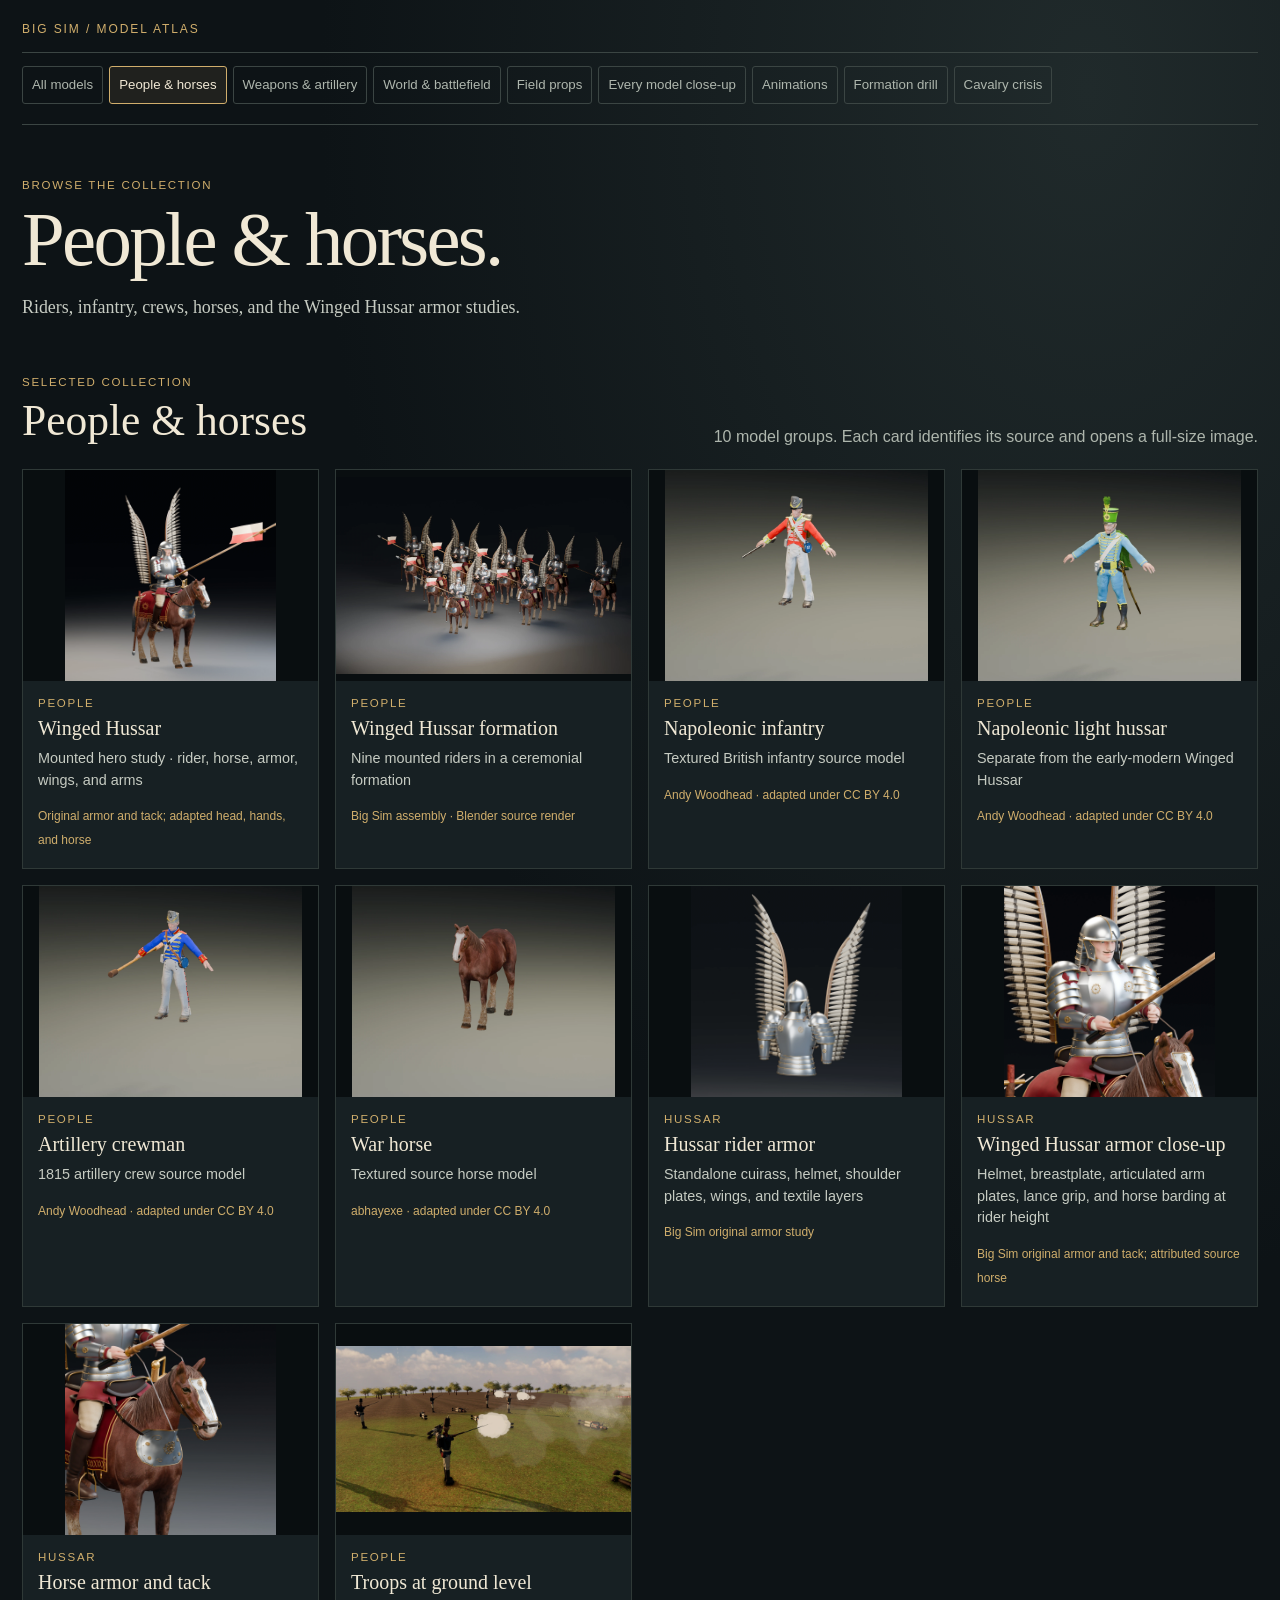
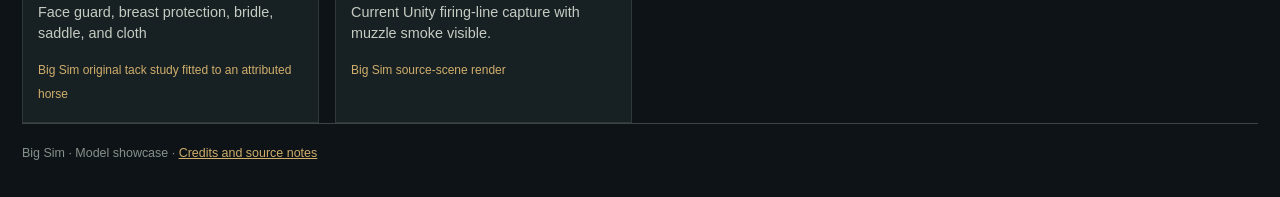
<file: site/people-horses.html>
<!doctype html>
<html lang="en">
<head>
<meta charset="utf-8">
<meta name="viewport" content="width=device-width, initial-scale=1">
<meta name="description" content="Riders, infantry, crews, horses, and the Winged Hussar armor studies.">
<title>People &amp; horses · Big Sim model collection</title>
<style>
:root{color-scheme:dark;--bg:#0d1316;--panel:#172023;--ink:#f0e8d5;--muted:#aeb6ad;--gold:#d0ae6c;--line:#3b4543}
*{box-sizing:border-box}
body{margin:0;background:radial-gradient(ellipse at 85% 5%,#202a2b 0,#0d1316 48rem);color:var(--ink);font:16px/1.5 Segoe UI,Arial,sans-serif}
a{color:inherit}
.shell{width:min(1480px,calc(100% - 44px));margin:auto}
.topline{padding:20px 0 14px;color:var(--gold);font-size:.75rem;letter-spacing:.16em;text-transform:uppercase;border-bottom:1px solid var(--line)}
.category-nav{display:flex;gap:6px;flex-wrap:wrap;padding:13px 0 20px;border-bottom:1px solid var(--line)}
.category-nav a{border:1px solid var(--line);border-radius:3px;padding:8px 9px;color:var(--muted);font-size:.83rem;text-decoration:none;white-space:nowrap}
.category-nav a:hover,.category-nav a[aria-current=page]{border-color:var(--gold);color:var(--ink);background:#d0ae6c18}
.kicker,.eyebrow{color:var(--gold);font-size:.72rem;letter-spacing:.15em;text-transform:uppercase}
h1,h2,h3,p{margin-top:0}
.page-head{padding:52px 0 28px;max-width:850px}
h1{font:clamp(2.8rem,6vw,5.4rem)/1 Georgia,serif;letter-spacing:-.035em;margin:8px 0 14px}
.page-head p{max-width:700px;color:#c6cbc2;font:1.12rem/1.6 Georgia,serif;margin-bottom:0}
.section-head{display:flex;justify-content:space-between;align-items:end;gap:20px;margin:24px 0 20px}
.section-head h2{font:clamp(1.8rem,3.4vw,2.8rem) Georgia,serif;margin:4px 0}
.section-head p{max-width:640px;color:var(--muted);margin:0}
.grid{display:grid;grid-template-columns:repeat(4,minmax(0,1fr));gap:16px}
.card,.battle-card,.motion-card{background:var(--panel);border:1px solid #2f3937;min-width:0}
.image,.battle-image{display:block;aspect-ratio:1.4;background:#090e10;overflow:hidden}
.image img,.battle-image img{display:block;width:100%;height:100%;object-fit:contain}
.caption{padding:14px 15px 17px}
.caption h3,.battle-card h3,.motion-card h3{font:1.25rem Georgia,serif;margin:5px 0 8px}
.caption p,.battle-card p{color:#c6cbc2;font-size:.9rem;margin-bottom:12px}
.credit{font-size:.75rem;color:var(--gold)}
.battle-grid{display:grid;grid-template-columns:repeat(2,minmax(0,1fr));gap:16px}
.battle-image{aspect-ratio:1.72}.battle-image img{object-fit:cover}
.battle-card>div{padding:15px}
.motion-section{margin:4px 0 48px}
.motion-group{margin:30px 0 38px}
.motion-grid{display:grid;grid-template-columns:repeat(3,minmax(0,1fr));gap:15px}
.motion-card img{display:block;width:100%;aspect-ratio:1.35;object-fit:contain;background:#080b0d}
.motion-card.infantry-volley img{aspect-ratio:.78}
.motion-card.cannon-firing img{filter:brightness(1.16) contrast(1.06)}
.motion-card>div:not(.cannon-stage){padding:12px}
.motion-card h3{font-size:1.1rem;margin:4px 0 7px}
.cannon-stage{position:relative;overflow:hidden;background:#080b0d}
.cannon-stage picture{display:block}
.cannon-stage canvas{position:absolute;inset:0;width:100%;height:100%;pointer-events:none;mix-blend-mode:screen}
footer{padding:20px 0 34px;border-top:1px solid var(--line);color:#87918c;font-size:.78rem}
footer a{color:var(--gold)}
.source{display:block;margin-top:8px;color:var(--muted);font-size:.69rem;overflow-wrap:anywhere}
@media(max-width:1100px){.grid{grid-template-columns:repeat(3,minmax(0,1fr))}}
@media(max-width:760px){.grid{grid-template-columns:repeat(2,minmax(0,1fr));gap:10px}.motion-grid{grid-template-columns:repeat(2,minmax(0,1fr))}.battle-grid{grid-template-columns:1fr}.section-head{display:block}.section-head p{margin-top:8px}}
@media(max-width:480px){.shell{width:calc(100% - 24px)}.grid,.motion-grid{grid-template-columns:1fr}.page-head{padding-top:35px}.category-nav{overflow-x:auto;flex-wrap:nowrap}.topline{font-size:.65rem}}
</style>
  <link rel="stylesheet" href="lightbox.css">
</head>
<body><div class="shell">
  <div class="topline">Big Sim / Model atlas</div>
  <nav class="category-nav" aria-label="Showcase categories"><a href="index.html">All models</a><a href="people-horses.html" aria-current="page">People &amp; horses</a><a href="weapons-artillery.html">Weapons &amp; artillery</a><a href="world-battlefield.html">World &amp; battlefield</a><a href="field-props.html">Field props</a><a href="model-closeups.html">Every model close-up</a><a href="animations.html">Animations</a><a href="formation-drill.html">Formation drill</a><a href="cavalry-crisis.html">Cavalry crisis</a></nav>
  <header class="page-head"><div class="kicker">Browse the collection</div><h1>People &amp; horses.</h1><p>Riders, infantry, crews, horses, and the Winged Hussar armor studies.</p></header>
  <main><section>
  <div class="section-head"><div><div class="kicker">Selected collection</div><h2>People &amp; horses</h2></div><p>10 model groups. Each card identifies its source and opens a full-size image.</p></div>
  <div class="grid"><article class="card">
  <a class="image" href="images/gallery/winged-hussar.webp" aria-label="Open full size image: Winged Hussar">
    <img src="images/gallery/winged-hussar.webp" alt="Winged Hussar — Mounted hero study · rider, horse, armor, wings, and arms" loading="lazy">
  </a>
  <div class="caption"><div class="eyebrow">People</div><h3>Winged Hussar</h3><p>Mounted hero study · rider, horse, armor, wings, and arms</p><span class="credit">Original armor and tack; adapted head, hands, and horse</span></div>
</article><article class="card">
  <a class="image" href="images/gallery/winged-formation.webp" aria-label="Open full size image: Winged Hussar formation">
    <img src="images/gallery/winged-formation.webp" alt="Winged Hussar formation — Nine mounted riders in a ceremonial formation" loading="lazy">
  </a>
  <div class="caption"><div class="eyebrow">People</div><h3>Winged Hussar formation</h3><p>Nine mounted riders in a ceremonial formation</p><span class="credit">Big Sim assembly · Blender source render</span></div>
</article><article class="card">
  <a class="image" href="images/gallery/napoleonic-infantry.webp" aria-label="Open full size image: Napoleonic infantry">
    <img src="images/gallery/napoleonic-infantry.webp" alt="Napoleonic infantry — Textured British infantry source model" loading="lazy">
  </a>
  <div class="caption"><div class="eyebrow">People</div><h3>Napoleonic infantry</h3><p>Textured British infantry source model</p><span class="credit">Andy Woodhead · adapted under CC BY 4.0</span></div>
</article><article class="card">
  <a class="image" href="images/gallery/napoleonic-hussar.webp" aria-label="Open full size image: Napoleonic light hussar">
    <img src="images/gallery/napoleonic-hussar.webp" alt="Napoleonic light hussar — Separate from the early-modern Winged Hussar" loading="lazy">
  </a>
  <div class="caption"><div class="eyebrow">People</div><h3>Napoleonic light hussar</h3><p>Separate from the early-modern Winged Hussar</p><span class="credit">Andy Woodhead · adapted under CC BY 4.0</span></div>
</article><article class="card">
  <a class="image" href="images/gallery/artillery-crew.webp" aria-label="Open full size image: Artillery crewman">
    <img src="images/gallery/artillery-crew.webp" alt="Artillery crewman — 1815 artillery crew source model" loading="lazy">
  </a>
  <div class="caption"><div class="eyebrow">People</div><h3>Artillery crewman</h3><p>1815 artillery crew source model</p><span class="credit">Andy Woodhead · adapted under CC BY 4.0</span></div>
</article><article class="card">
  <a class="image" href="images/gallery/horse.webp" aria-label="Open full size image: War horse">
    <img src="images/gallery/horse.webp" alt="War horse — Textured source horse model" loading="lazy">
  </a>
  <div class="caption"><div class="eyebrow">People</div><h3>War horse</h3><p>Textured source horse model</p><span class="credit">abhayexe · adapted under CC BY 4.0</span></div>
</article><article class="card">
  <a class="image" href="images/gallery/rider-armor.webp" aria-label="Open full size image: Hussar rider armor">
    <img src="images/gallery/rider-armor.webp" alt="Hussar rider armor — Standalone cuirass, helmet, shoulder plates, wings, and textile layers" loading="lazy">
  </a>
  <div class="caption"><div class="eyebrow">Hussar</div><h3>Hussar rider armor</h3><p>Standalone cuirass, helmet, shoulder plates, wings, and textile layers</p><span class="credit">Big Sim original armor study</span></div>
</article><article class="card">
  <a class="image" href="images/gallery/hussar-armor-closeup.webp" aria-label="Open full size image: Winged Hussar armor close-up">
    <img src="images/gallery/hussar-armor-closeup.webp" alt="Winged Hussar armor close-up — Helmet, breastplate, articulated arm plates, lance grip, and horse barding at rider height" loading="lazy">
  </a>
  <div class="caption"><div class="eyebrow">Hussar</div><h3>Winged Hussar armor close-up</h3><p>Helmet, breastplate, articulated arm plates, lance grip, and horse barding at rider height</p><span class="credit">Big Sim original armor and tack; attributed source horse</span></div>
</article><article class="card">
  <a class="image" href="images/gallery/horse-armor.webp" aria-label="Open full size image: Horse armor and tack">
    <img src="images/gallery/horse-armor.webp" alt="Horse armor and tack — Face guard, breast protection, bridle, saddle, and cloth" loading="lazy">
  </a>
  <div class="caption"><div class="eyebrow">Hussar</div><h3>Horse armor and tack</h3><p>Face guard, breast protection, bridle, saddle, and cloth</p><span class="credit">Big Sim original tack study fitted to an attributed horse</span></div>
</article><article class="card">
  <a class="image" href="images/gallery/ground-view.webp" aria-label="Open full size image: Troops at ground level">
    <img src="images/gallery/ground-view.webp" alt="Troops at ground level — Current Unity firing-line capture with muzzle smoke visible" loading="lazy">
  </a>
  <div class="caption"><div class="eyebrow">People</div><h3>Troops at ground level</h3><p>Current Unity firing-line capture with muzzle smoke visible.</p><span class="credit">Big Sim source-scene render</span></div>
</article></div>
</section></main>
  <footer>Big Sim · Model showcase · <a href="CREDITS.md">Credits and source notes</a></footer>
</div>
<script src="cannon-shot-effect.js"></script>
  <script src="lightbox.js" defer></script>
</body>
</html>
</file>
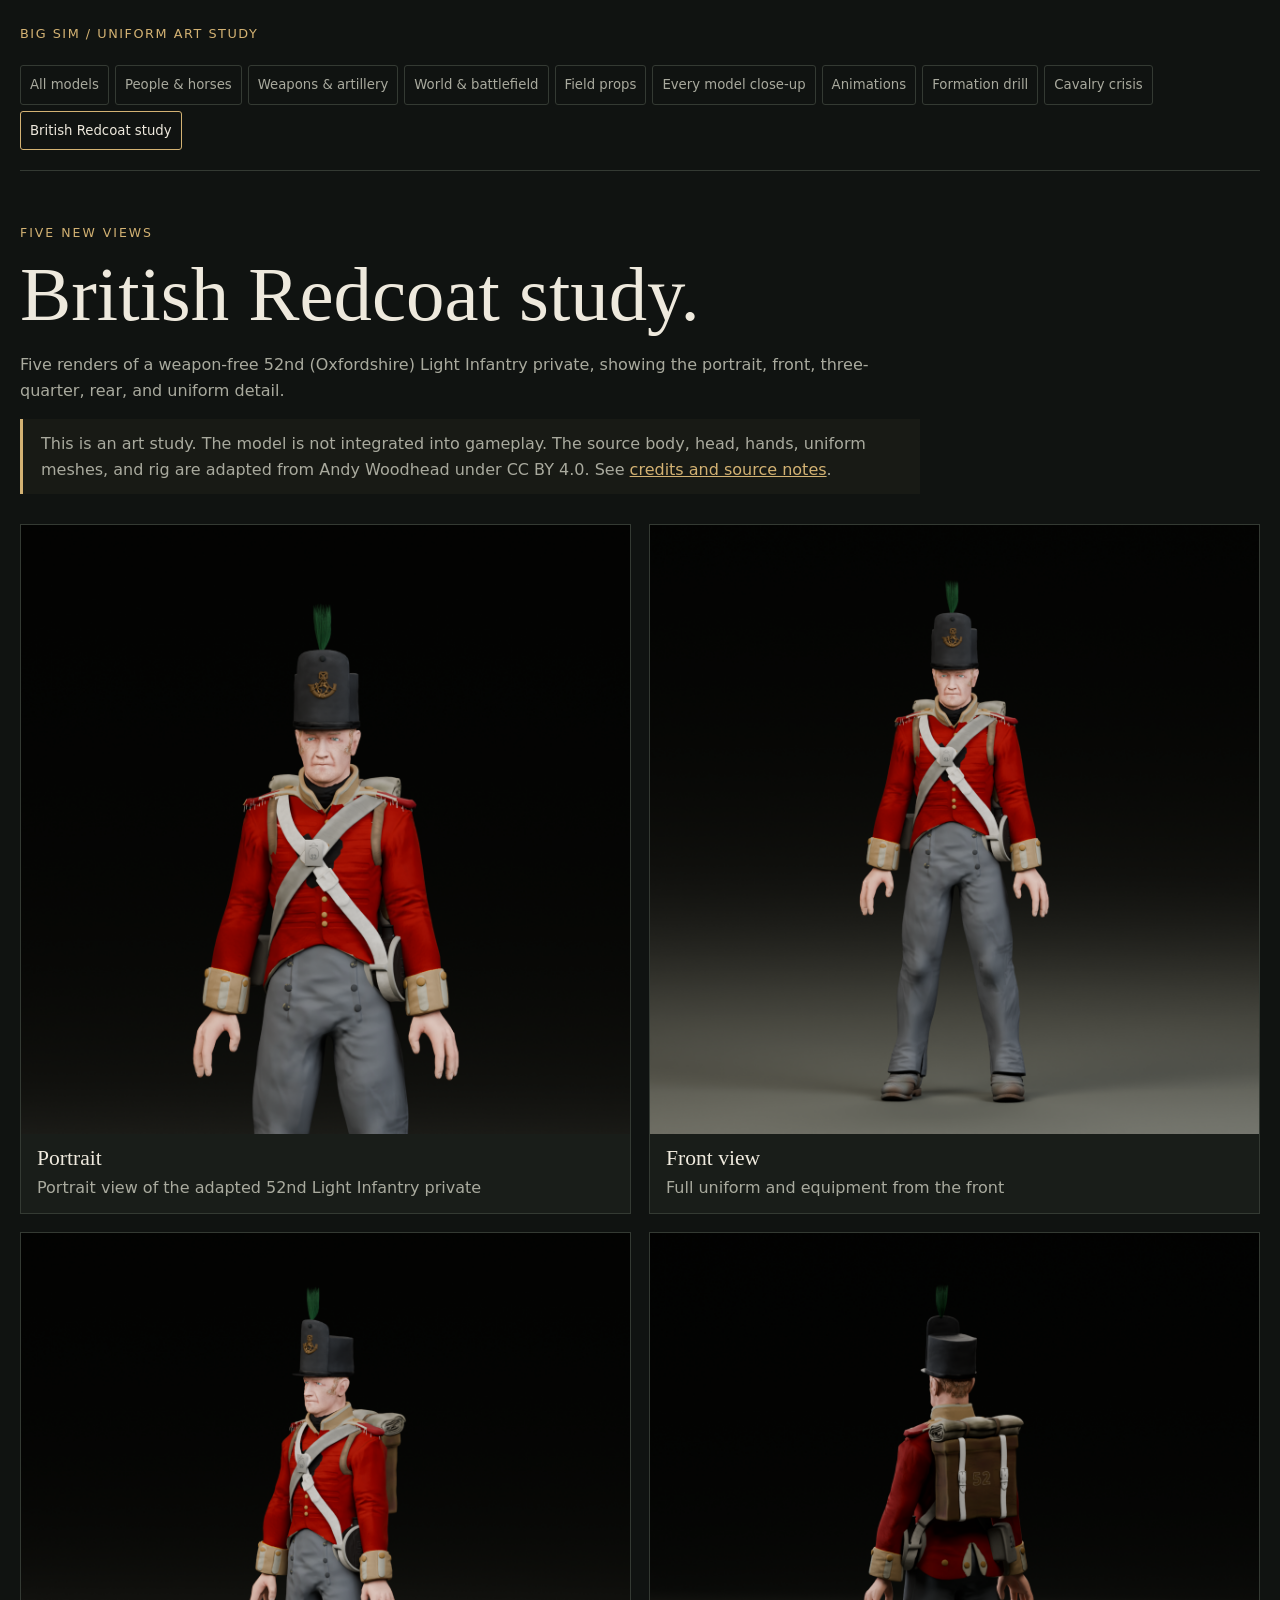
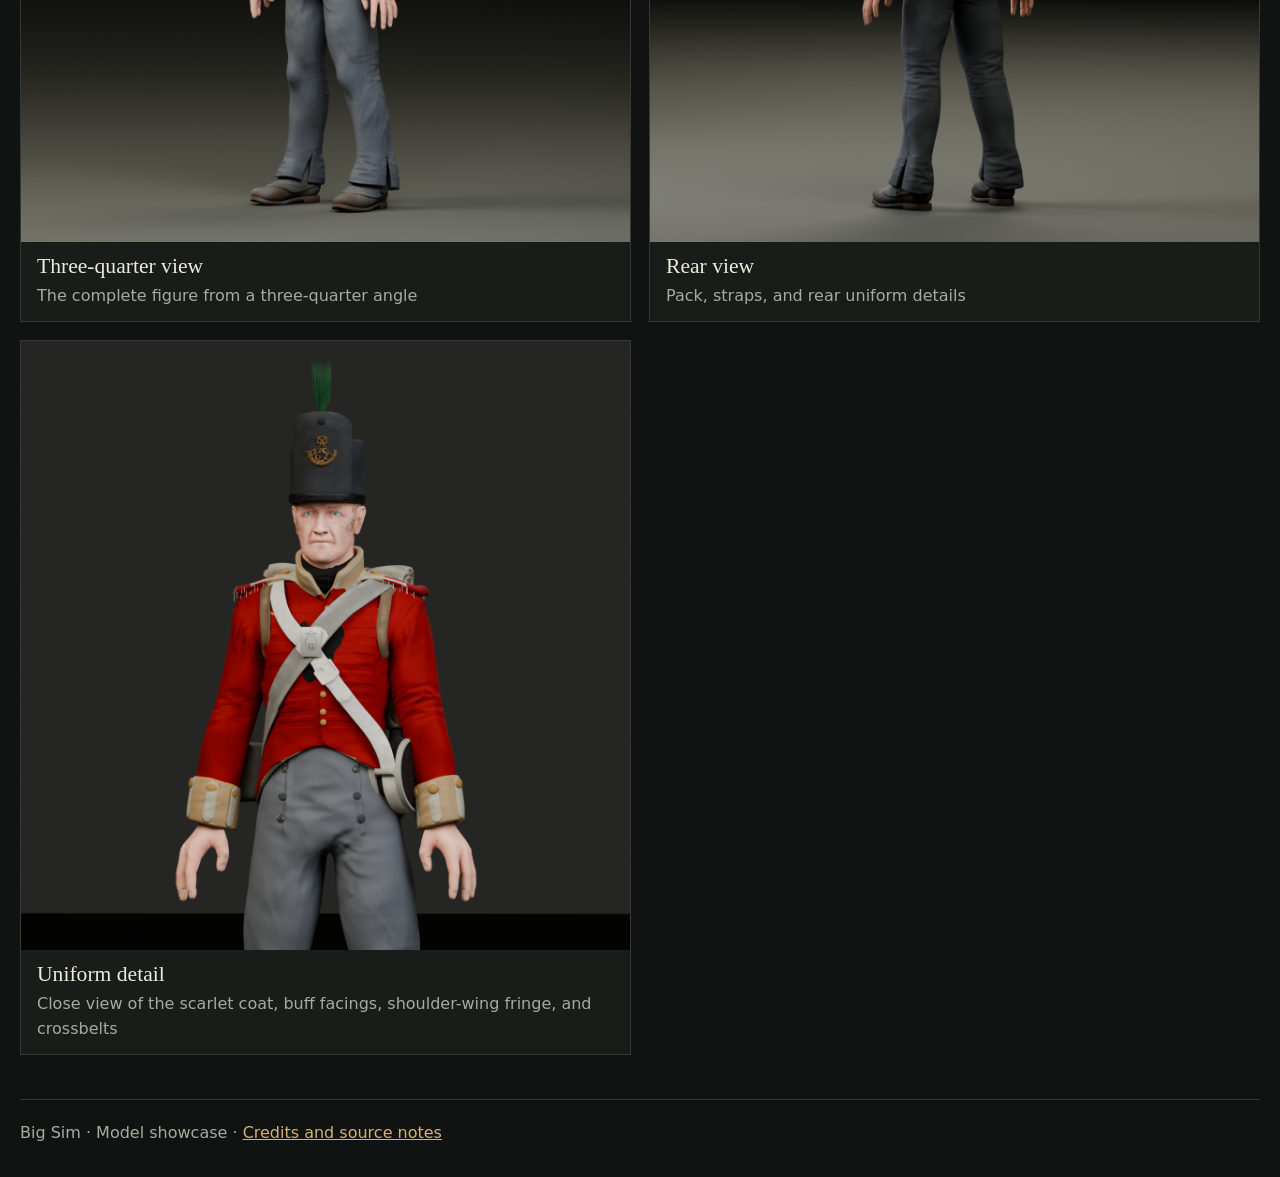
<file: site/redcoat-study.html>
<!doctype html>
<html lang="en">
<head>
<meta charset="utf-8">
<meta name="viewport" content="width=device-width, initial-scale=1">
<meta name="description" content="Five views of a British 52nd Light Infantry uniform art study.">
<title>British Redcoat study · Big Sim</title>
<style>
:root{color-scheme:dark;--bg:#101311;--panel:#191d19;--line:#343a33;--ink:#eee9dd;--muted:#a9aa9e;--gold:#d3b273}
*{box-sizing:border-box}
body{margin:0;background:var(--bg);color:var(--ink);font:16px/1.6 system-ui,sans-serif}
.shell{width:min(1440px,calc(100% - 40px));margin:auto}
.topline{padding:24px 0 8px;color:var(--gold);font-size:.8rem;letter-spacing:.12em;text-transform:uppercase}
.category-nav{display:flex;gap:6px;flex-wrap:wrap;padding:13px 0 20px;border-bottom:1px solid var(--line)}
.category-nav a{border:1px solid var(--line);border-radius:3px;padding:8px 9px;color:var(--muted);font-size:.83rem;text-decoration:none;white-space:nowrap}
.category-nav a:hover,.category-nav a[aria-current=page]{border-color:var(--gold);color:var(--ink)}
header{padding:52px 0 30px;max-width:900px}
.kicker{color:var(--gold);font-size:.78rem;letter-spacing:.16em;text-transform:uppercase}
h1{font:clamp(2.6rem,6vw,5rem)/1.03 Georgia,serif;margin:12px 0 18px}
header p,.note,figure p{color:var(--muted)}
.note{border-left:3px solid var(--gold);padding:12px 18px;background:#d3b2730b}
.grid{display:grid;grid-template-columns:repeat(2,minmax(0,1fr));gap:18px;padding-bottom:44px}
figure{margin:0;background:var(--panel);border:1px solid var(--line)}
figure img{display:block;width:100%;height:auto}
figcaption{padding:12px 16px}
figcaption h2{font:1.35rem Georgia,serif;margin:0}
figcaption p{margin:4px 0 0}
footer{border-top:1px solid var(--line);padding:20px 0 32px;color:var(--muted)}
a{color:var(--gold)}
@media(max-width:700px){.shell{width:calc(100% - 24px)}.grid{grid-template-columns:1fr}.category-nav{overflow-x:auto;flex-wrap:nowrap}header{padding-top:36px}}
</style>
  <link rel="stylesheet" href="lightbox.css">
</head>
<body>
<div class="shell">
  <div class="topline">Big Sim / Uniform art study</div>
  <nav class="category-nav" aria-label="Showcase categories"><a href="index.html">All models</a><a href="people-horses.html">People &amp; horses</a><a href="weapons-artillery.html">Weapons &amp; artillery</a><a href="world-battlefield.html">World &amp; battlefield</a><a href="field-props.html">Field props</a><a href="model-closeups.html">Every model close-up</a><a href="animations.html">Animations</a><a href="formation-drill.html">Formation drill</a><a href="cavalry-crisis.html">Cavalry crisis</a><a href="redcoat-study.html" aria-current="page">British Redcoat study</a></nav>
  <header>
    <div class="kicker">Five new views</div>
    <h1>British Redcoat study.</h1>
    <p>Five renders of a weapon-free 52nd (Oxfordshire) Light Infantry private, showing the portrait, front, three-quarter, rear, and uniform detail.</p>
    <div class="note">This is an art study. The model is not integrated into gameplay. The source body, head, hands, uniform meshes, and rig are adapted from Andy Woodhead under CC BY 4.0. See <a href="CREDITS.md">credits and source notes</a>.</div>
  </header>
  <main class="grid">
    <figure><a href="images/redcoat/portrait.png"><img src="images/redcoat/portrait.png" alt="Portrait: Portrait view of the adapted 52nd Light Infantry private" loading="lazy"></a><figcaption><h2>Portrait</h2><p>Portrait view of the adapted 52nd Light Infantry private</p></figcaption></figure>
    <figure><a href="images/redcoat/front.png"><img src="images/redcoat/front.png" alt="Front view: Full uniform and equipment from the front" loading="lazy"></a><figcaption><h2>Front view</h2><p>Full uniform and equipment from the front</p></figcaption></figure>
    <figure><a href="images/redcoat/three-quarter.png"><img src="images/redcoat/three-quarter.png" alt="Three-quarter view: The complete figure from a three-quarter angle" loading="lazy"></a><figcaption><h2>Three-quarter view</h2><p>The complete figure from a three-quarter angle</p></figcaption></figure>
    <figure><a href="images/redcoat/back.png"><img src="images/redcoat/back.png" alt="Rear view: Pack, straps, and rear uniform details" loading="lazy"></a><figcaption><h2>Rear view</h2><p>Pack, straps, and rear uniform details</p></figcaption></figure>
    <figure><a href="images/redcoat/uniform-detail.png"><img src="images/redcoat/uniform-detail.png" alt="Uniform detail: Close view of the scarlet coat, buff facings, shoulder-wing fringe, and crossbelts" loading="lazy"></a><figcaption><h2>Uniform detail</h2><p>Close view of the scarlet coat, buff facings, shoulder-wing fringe, and crossbelts</p></figcaption></figure>
  </main>
  <footer>Big Sim · Model showcase · <a href="CREDITS.md">Credits and source notes</a></footer>
</div>
  <script src="lightbox.js" defer></script>
</body>
</html>
</file>
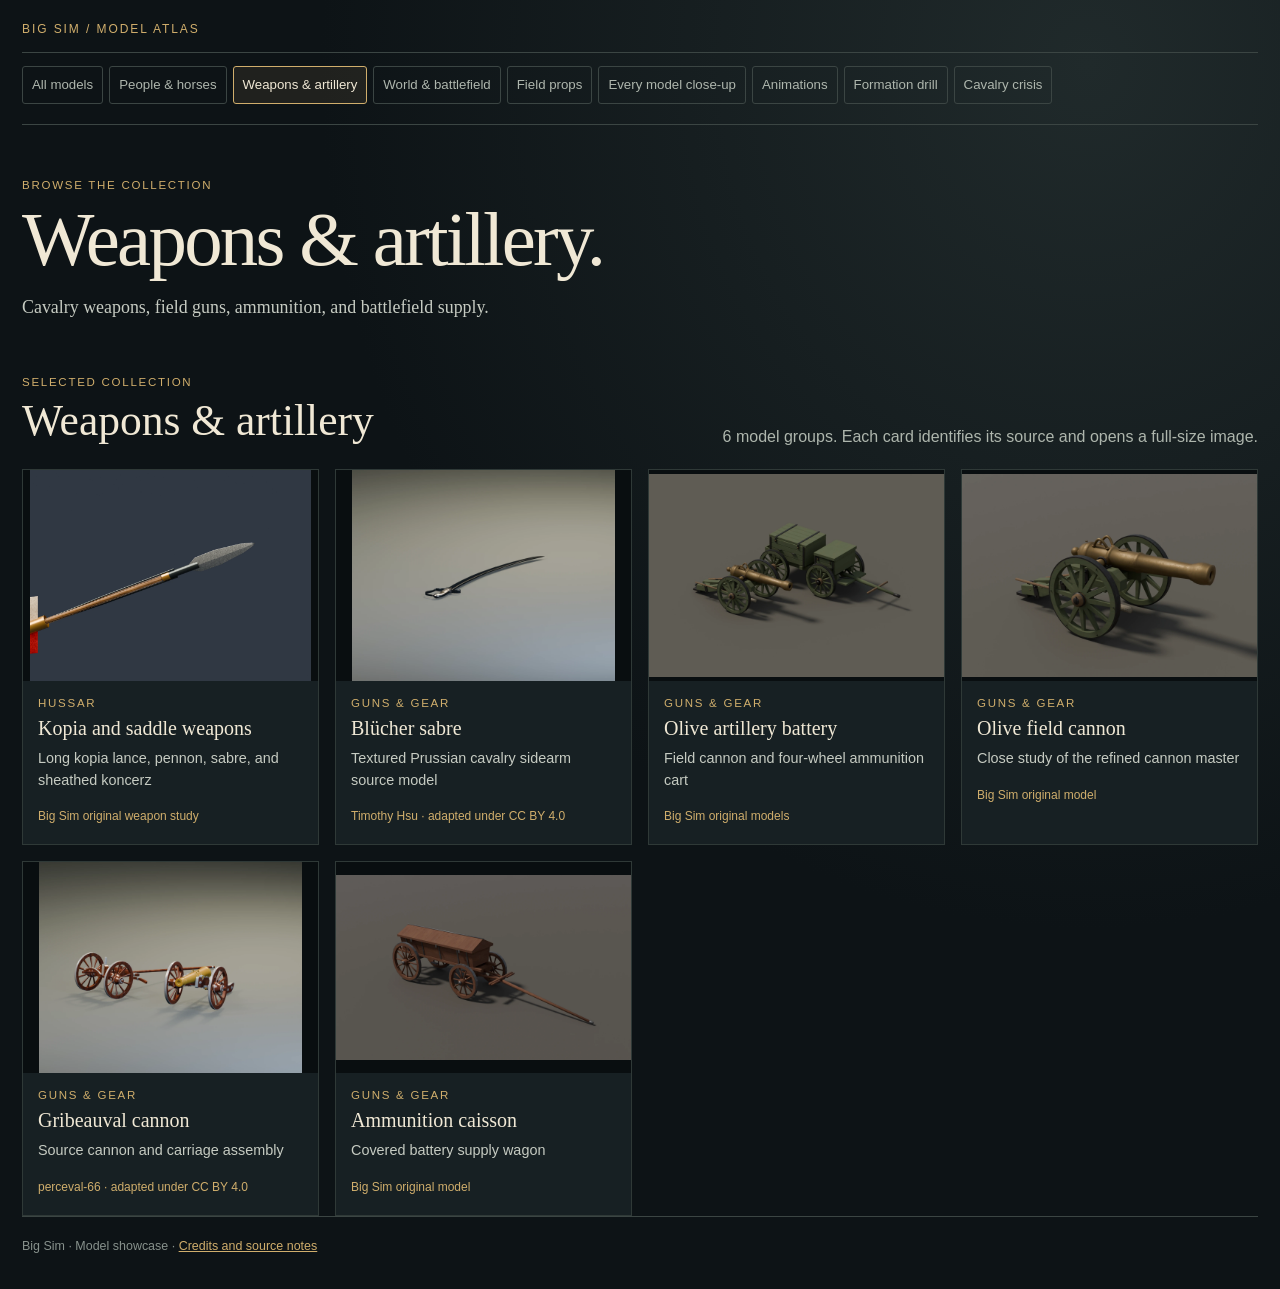
<file: site/weapons-artillery.html>
<!doctype html>
<html lang="en">
<head>
<meta charset="utf-8">
<meta name="viewport" content="width=device-width, initial-scale=1">
<meta name="description" content="Cavalry weapons, field guns, ammunition, and battlefield supply.">
<title>Weapons &amp; artillery · Big Sim model collection</title>
<style>
:root{color-scheme:dark;--bg:#0d1316;--panel:#172023;--ink:#f0e8d5;--muted:#aeb6ad;--gold:#d0ae6c;--line:#3b4543}
*{box-sizing:border-box}
body{margin:0;background:radial-gradient(ellipse at 85% 5%,#202a2b 0,#0d1316 48rem);color:var(--ink);font:16px/1.5 Segoe UI,Arial,sans-serif}
a{color:inherit}
.shell{width:min(1480px,calc(100% - 44px));margin:auto}
.topline{padding:20px 0 14px;color:var(--gold);font-size:.75rem;letter-spacing:.16em;text-transform:uppercase;border-bottom:1px solid var(--line)}
.category-nav{display:flex;gap:6px;flex-wrap:wrap;padding:13px 0 20px;border-bottom:1px solid var(--line)}
.category-nav a{border:1px solid var(--line);border-radius:3px;padding:8px 9px;color:var(--muted);font-size:.83rem;text-decoration:none;white-space:nowrap}
.category-nav a:hover,.category-nav a[aria-current=page]{border-color:var(--gold);color:var(--ink);background:#d0ae6c18}
.kicker,.eyebrow{color:var(--gold);font-size:.72rem;letter-spacing:.15em;text-transform:uppercase}
h1,h2,h3,p{margin-top:0}
.page-head{padding:52px 0 28px;max-width:850px}
h1{font:clamp(2.8rem,6vw,5.4rem)/1 Georgia,serif;letter-spacing:-.035em;margin:8px 0 14px}
.page-head p{max-width:700px;color:#c6cbc2;font:1.12rem/1.6 Georgia,serif;margin-bottom:0}
.section-head{display:flex;justify-content:space-between;align-items:end;gap:20px;margin:24px 0 20px}
.section-head h2{font:clamp(1.8rem,3.4vw,2.8rem) Georgia,serif;margin:4px 0}
.section-head p{max-width:640px;color:var(--muted);margin:0}
.grid{display:grid;grid-template-columns:repeat(4,minmax(0,1fr));gap:16px}
.card,.battle-card,.motion-card{background:var(--panel);border:1px solid #2f3937;min-width:0}
.image,.battle-image{display:block;aspect-ratio:1.4;background:#090e10;overflow:hidden}
.image img,.battle-image img{display:block;width:100%;height:100%;object-fit:contain}
.caption{padding:14px 15px 17px}
.caption h3,.battle-card h3,.motion-card h3{font:1.25rem Georgia,serif;margin:5px 0 8px}
.caption p,.battle-card p{color:#c6cbc2;font-size:.9rem;margin-bottom:12px}
.credit{font-size:.75rem;color:var(--gold)}
.battle-grid{display:grid;grid-template-columns:repeat(2,minmax(0,1fr));gap:16px}
.battle-image{aspect-ratio:1.72}.battle-image img{object-fit:cover}
.battle-card>div{padding:15px}
.motion-section{margin:4px 0 48px}
.motion-group{margin:30px 0 38px}
.motion-grid{display:grid;grid-template-columns:repeat(3,minmax(0,1fr));gap:15px}
.motion-card img{display:block;width:100%;aspect-ratio:1.35;object-fit:contain;background:#080b0d}
.motion-card.infantry-volley img{aspect-ratio:.78}
.motion-card.cannon-firing img{filter:brightness(1.16) contrast(1.06)}
.motion-card>div:not(.cannon-stage){padding:12px}
.motion-card h3{font-size:1.1rem;margin:4px 0 7px}
.cannon-stage{position:relative;overflow:hidden;background:#080b0d}
.cannon-stage picture{display:block}
.cannon-stage canvas{position:absolute;inset:0;width:100%;height:100%;pointer-events:none;mix-blend-mode:screen}
footer{padding:20px 0 34px;border-top:1px solid var(--line);color:#87918c;font-size:.78rem}
footer a{color:var(--gold)}
.source{display:block;margin-top:8px;color:var(--muted);font-size:.69rem;overflow-wrap:anywhere}
@media(max-width:1100px){.grid{grid-template-columns:repeat(3,minmax(0,1fr))}}
@media(max-width:760px){.grid{grid-template-columns:repeat(2,minmax(0,1fr));gap:10px}.motion-grid{grid-template-columns:repeat(2,minmax(0,1fr))}.battle-grid{grid-template-columns:1fr}.section-head{display:block}.section-head p{margin-top:8px}}
@media(max-width:480px){.shell{width:calc(100% - 24px)}.grid,.motion-grid{grid-template-columns:1fr}.page-head{padding-top:35px}.category-nav{overflow-x:auto;flex-wrap:nowrap}.topline{font-size:.65rem}}
</style>
  <link rel="stylesheet" href="lightbox.css">
</head>
<body><div class="shell">
  <div class="topline">Big Sim / Model atlas</div>
  <nav class="category-nav" aria-label="Showcase categories"><a href="index.html">All models</a><a href="people-horses.html">People &amp; horses</a><a href="weapons-artillery.html" aria-current="page">Weapons &amp; artillery</a><a href="world-battlefield.html">World &amp; battlefield</a><a href="field-props.html">Field props</a><a href="model-closeups.html">Every model close-up</a><a href="animations.html">Animations</a><a href="formation-drill.html">Formation drill</a><a href="cavalry-crisis.html">Cavalry crisis</a></nav>
  <header class="page-head"><div class="kicker">Browse the collection</div><h1>Weapons &amp; artillery.</h1><p>Cavalry weapons, field guns, ammunition, and battlefield supply.</p></header>
  <main><section>
  <div class="section-head"><div><div class="kicker">Selected collection</div><h2>Weapons &amp; artillery</h2></div><p>6 model groups. Each card identifies its source and opens a full-size image.</p></div>
  <div class="grid"><article class="card">
  <a class="image" href="images/gallery/kopia.webp" aria-label="Open full size image: Kopia and saddle weapons">
    <img src="images/gallery/kopia.webp" alt="Kopia and saddle weapons — Long kopia lance, pennon, sabre, and sheathed koncerz" loading="lazy">
  </a>
  <div class="caption"><div class="eyebrow">Hussar</div><h3>Kopia and saddle weapons</h3><p>Long kopia lance, pennon, sabre, and sheathed koncerz</p><span class="credit">Big Sim original weapon study</span></div>
</article><article class="card">
  <a class="image" href="images/gallery/blucher-sabre.webp" aria-label="Open full size image: Blücher sabre">
    <img src="images/gallery/blucher-sabre.webp" alt="Blücher sabre — Textured Prussian cavalry sidearm source model" loading="lazy">
  </a>
  <div class="caption"><div class="eyebrow">Guns &amp; gear</div><h3>Blücher sabre</h3><p>Textured Prussian cavalry sidearm source model</p><span class="credit">Timothy Hsu · adapted under CC BY 4.0</span></div>
</article><article class="card">
  <a class="image" href="images/gallery/olive-artillery.webp" aria-label="Open full size image: Olive artillery battery">
    <img src="images/gallery/olive-artillery.webp" alt="Olive artillery battery — Field cannon and four-wheel ammunition cart" loading="lazy">
  </a>
  <div class="caption"><div class="eyebrow">Guns &amp; gear</div><h3>Olive artillery battery</h3><p>Field cannon and four-wheel ammunition cart</p><span class="credit">Big Sim original models</span></div>
</article><article class="card">
  <a class="image" href="images/gallery/olive-cannon.webp" aria-label="Open full size image: Olive field cannon">
    <img src="images/gallery/olive-cannon.webp" alt="Olive field cannon — Close study of the refined cannon master" loading="lazy">
  </a>
  <div class="caption"><div class="eyebrow">Guns &amp; gear</div><h3>Olive field cannon</h3><p>Close study of the refined cannon master</p><span class="credit">Big Sim original model</span></div>
</article><article class="card">
  <a class="image" href="images/gallery/gribeauval-cannon.webp" aria-label="Open full size image: Gribeauval cannon">
    <img src="images/gallery/gribeauval-cannon.webp" alt="Gribeauval cannon — Source cannon and carriage assembly" loading="lazy">
  </a>
  <div class="caption"><div class="eyebrow">Guns &amp; gear</div><h3>Gribeauval cannon</h3><p>Source cannon and carriage assembly</p><span class="credit">perceval-66 · adapted under CC BY 4.0</span></div>
</article><article class="card">
  <a class="image" href="images/gallery/caisson.webp" aria-label="Open full size image: Ammunition caisson">
    <img src="images/gallery/caisson.webp" alt="Ammunition caisson — Covered battery supply wagon" loading="lazy">
  </a>
  <div class="caption"><div class="eyebrow">Guns &amp; gear</div><h3>Ammunition caisson</h3><p>Covered battery supply wagon</p><span class="credit">Big Sim original model</span></div>
</article></div>
</section></main>
  <footer>Big Sim · Model showcase · <a href="CREDITS.md">Credits and source notes</a></footer>
</div>
<script src="cannon-shot-effect.js"></script>
  <script src="lightbox.js" defer></script>
</body>
</html>
</file>
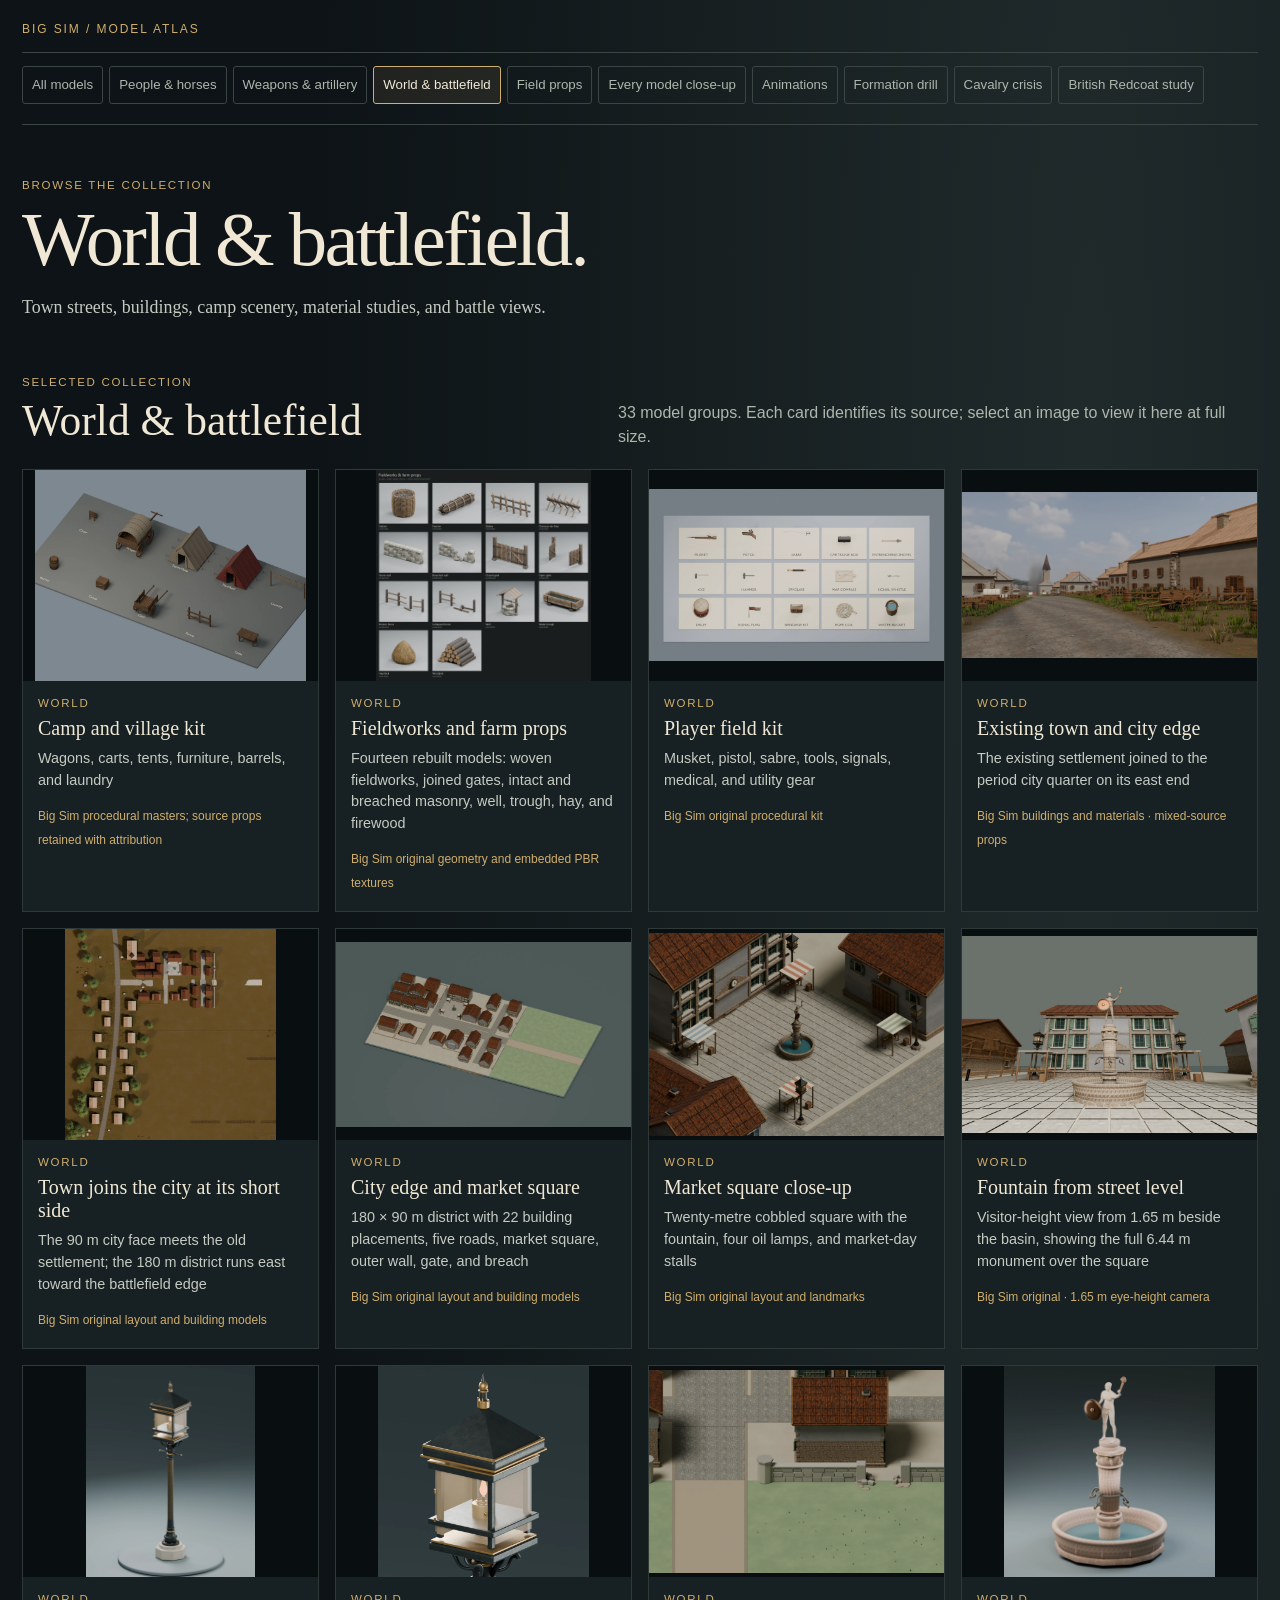
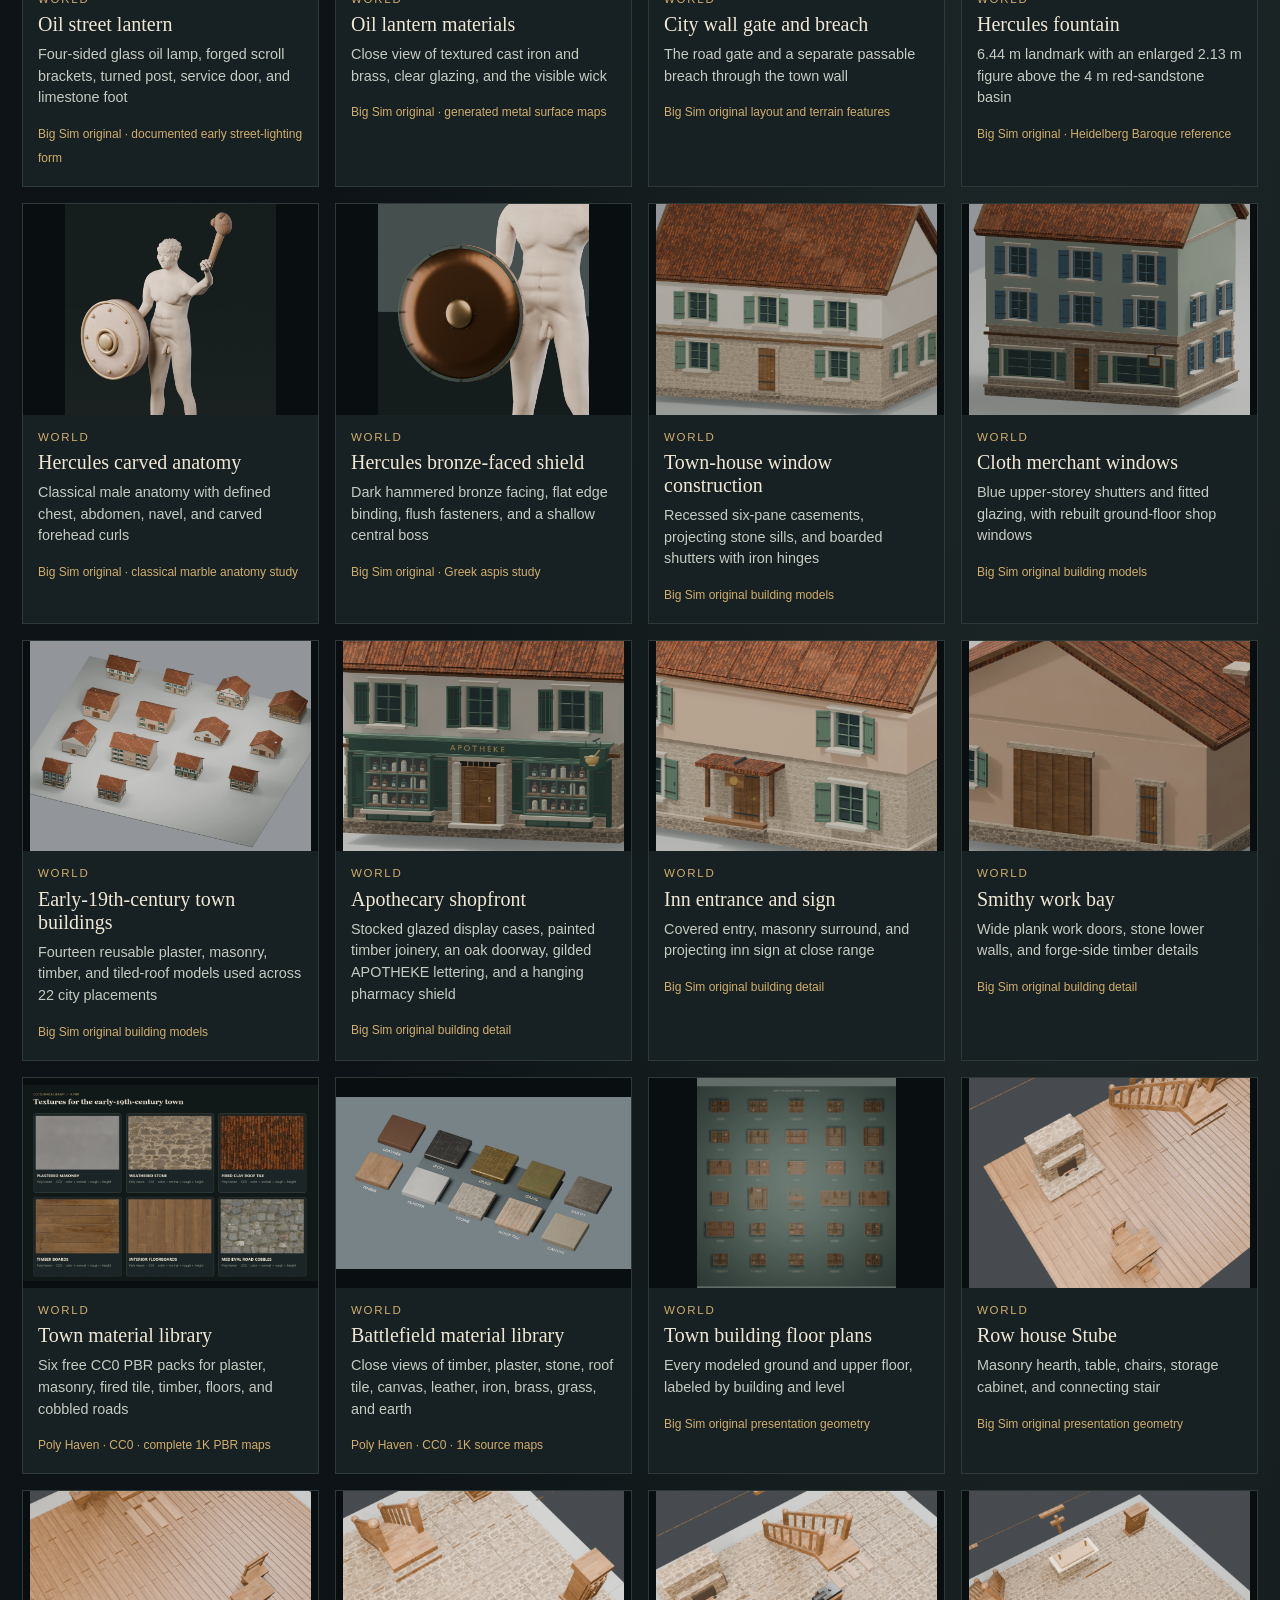
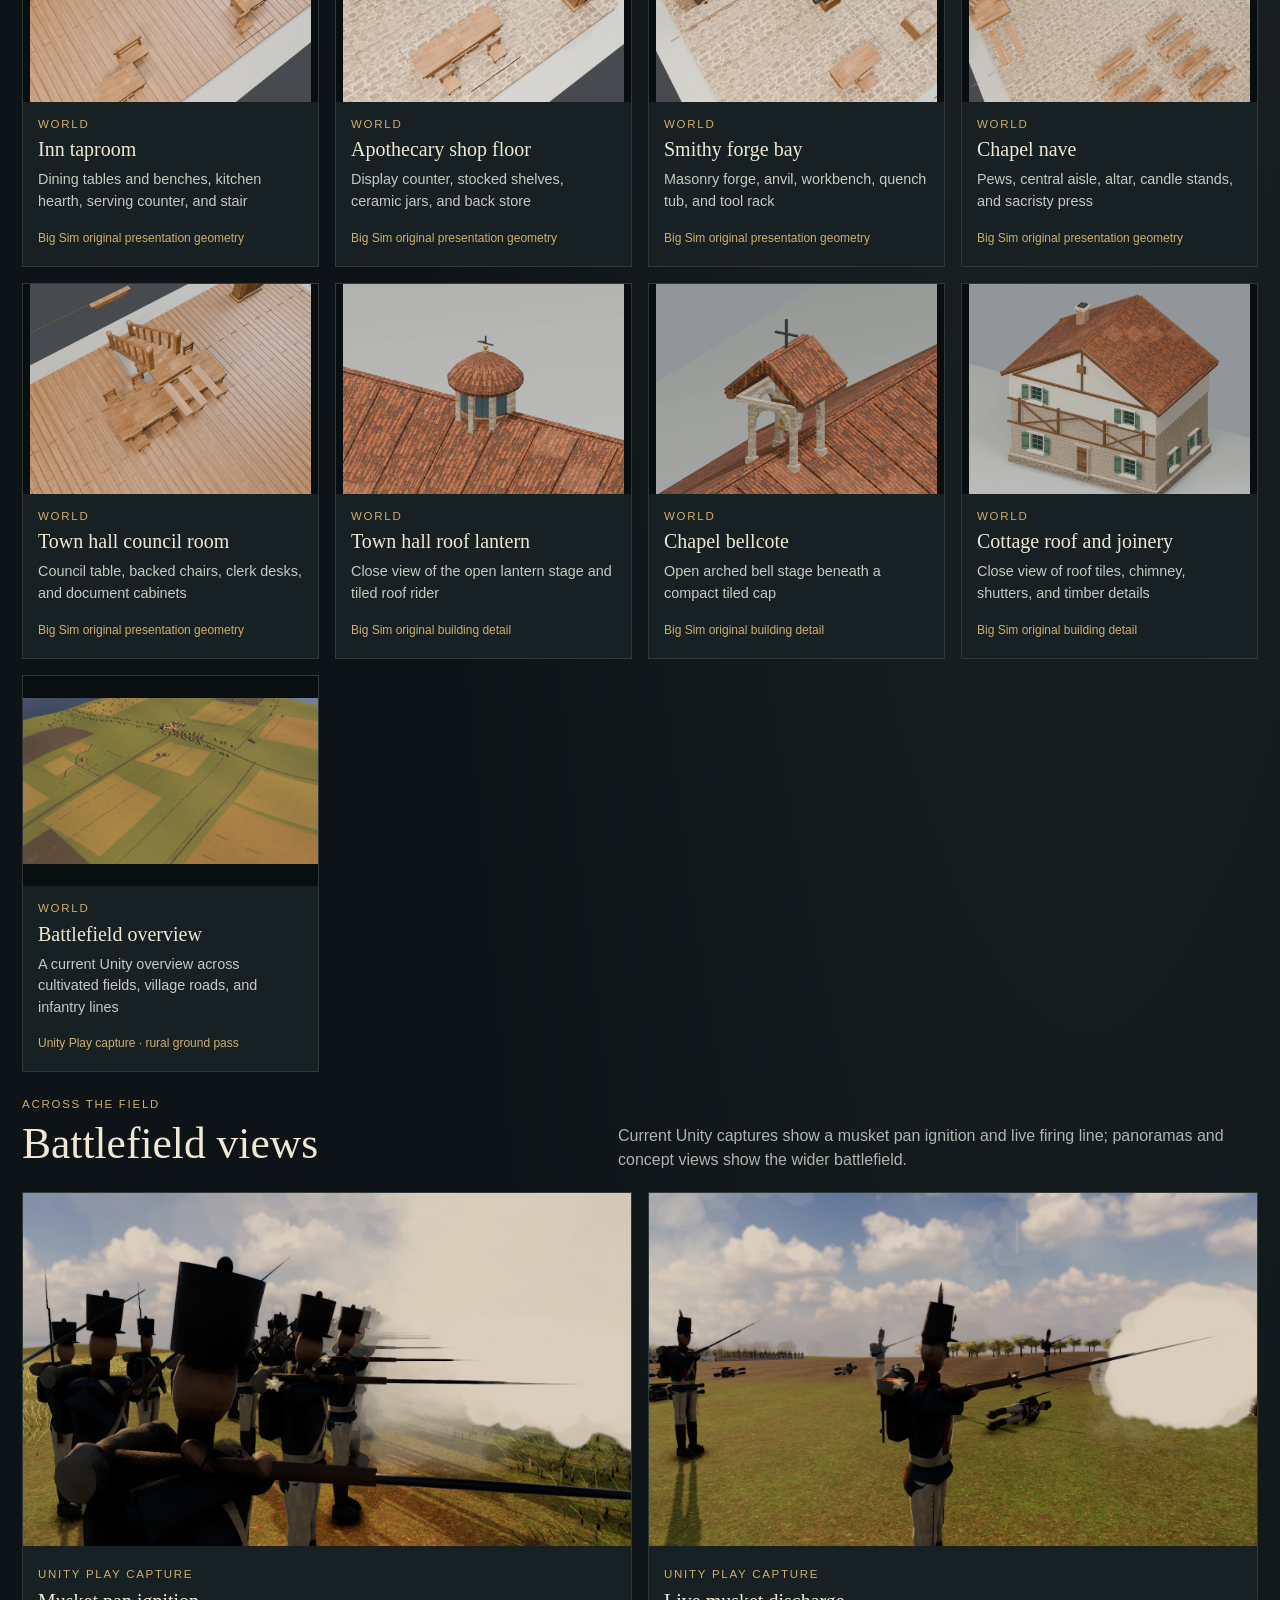
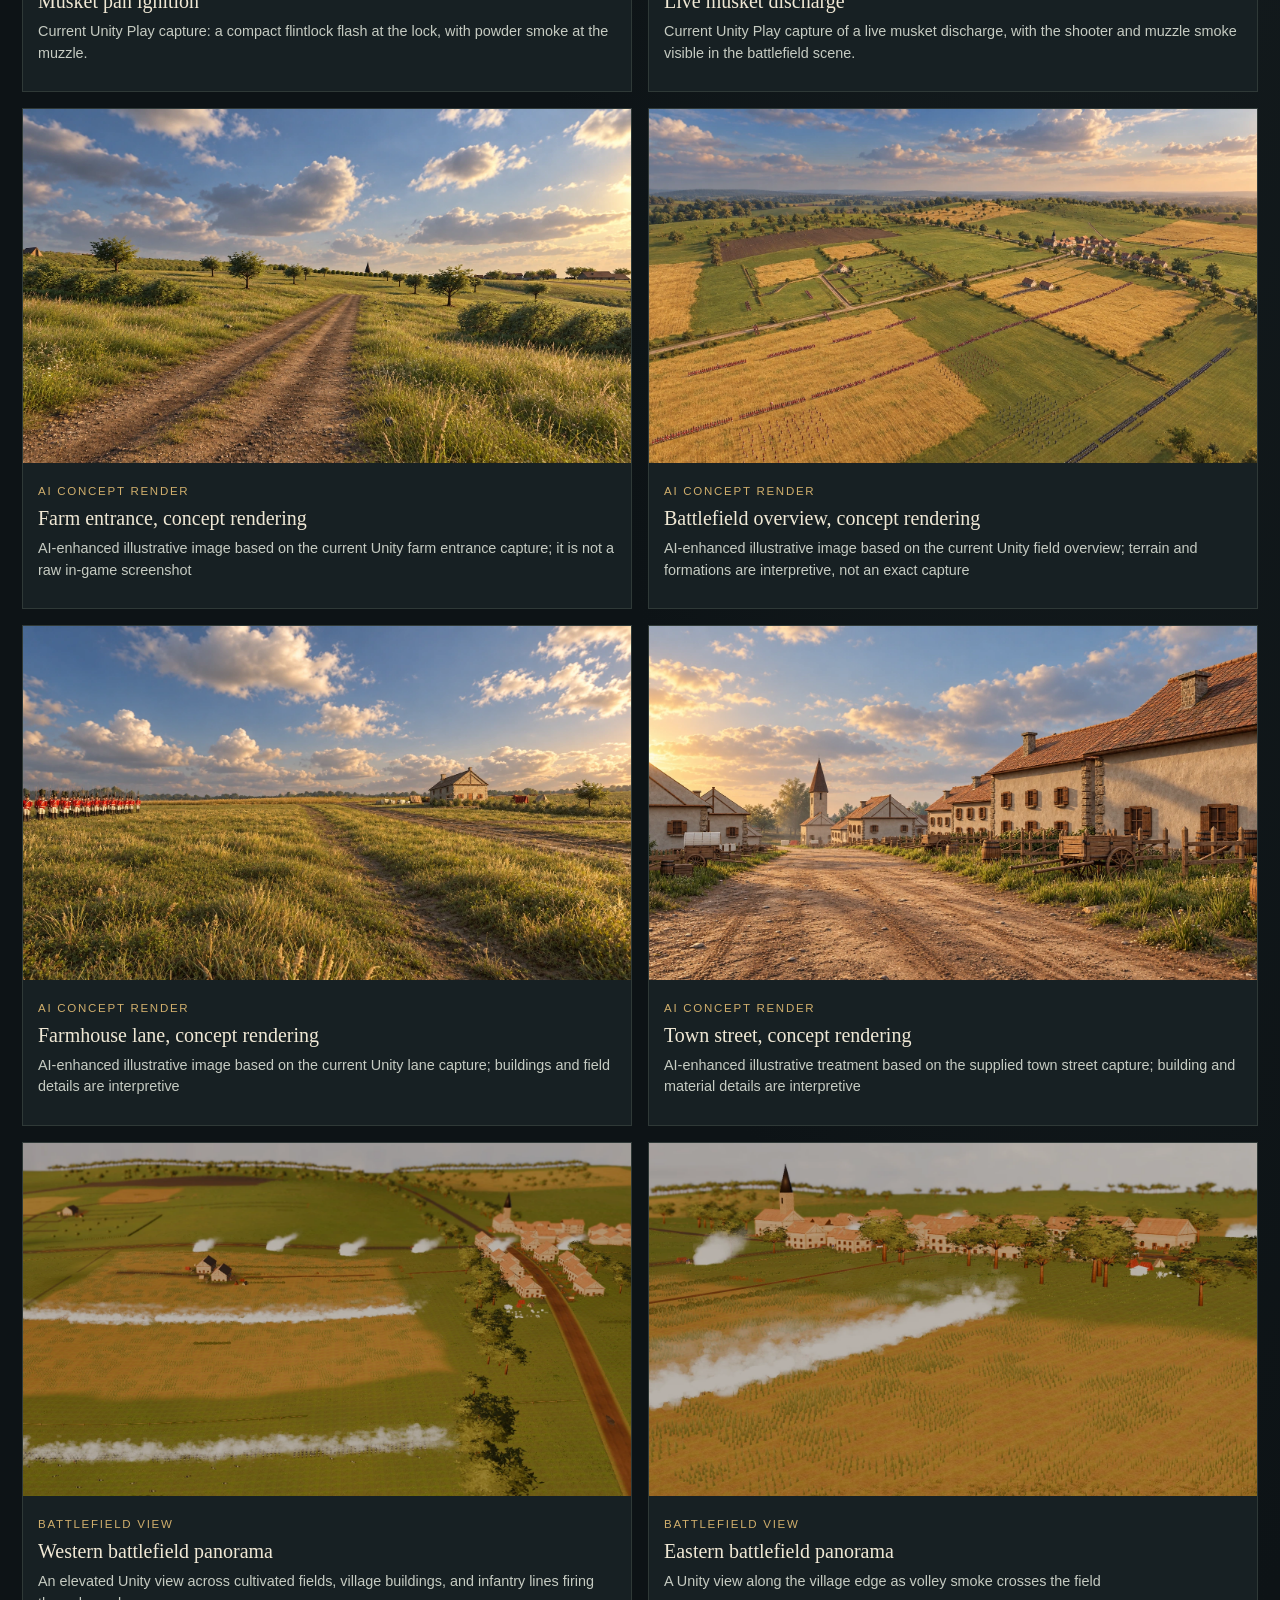
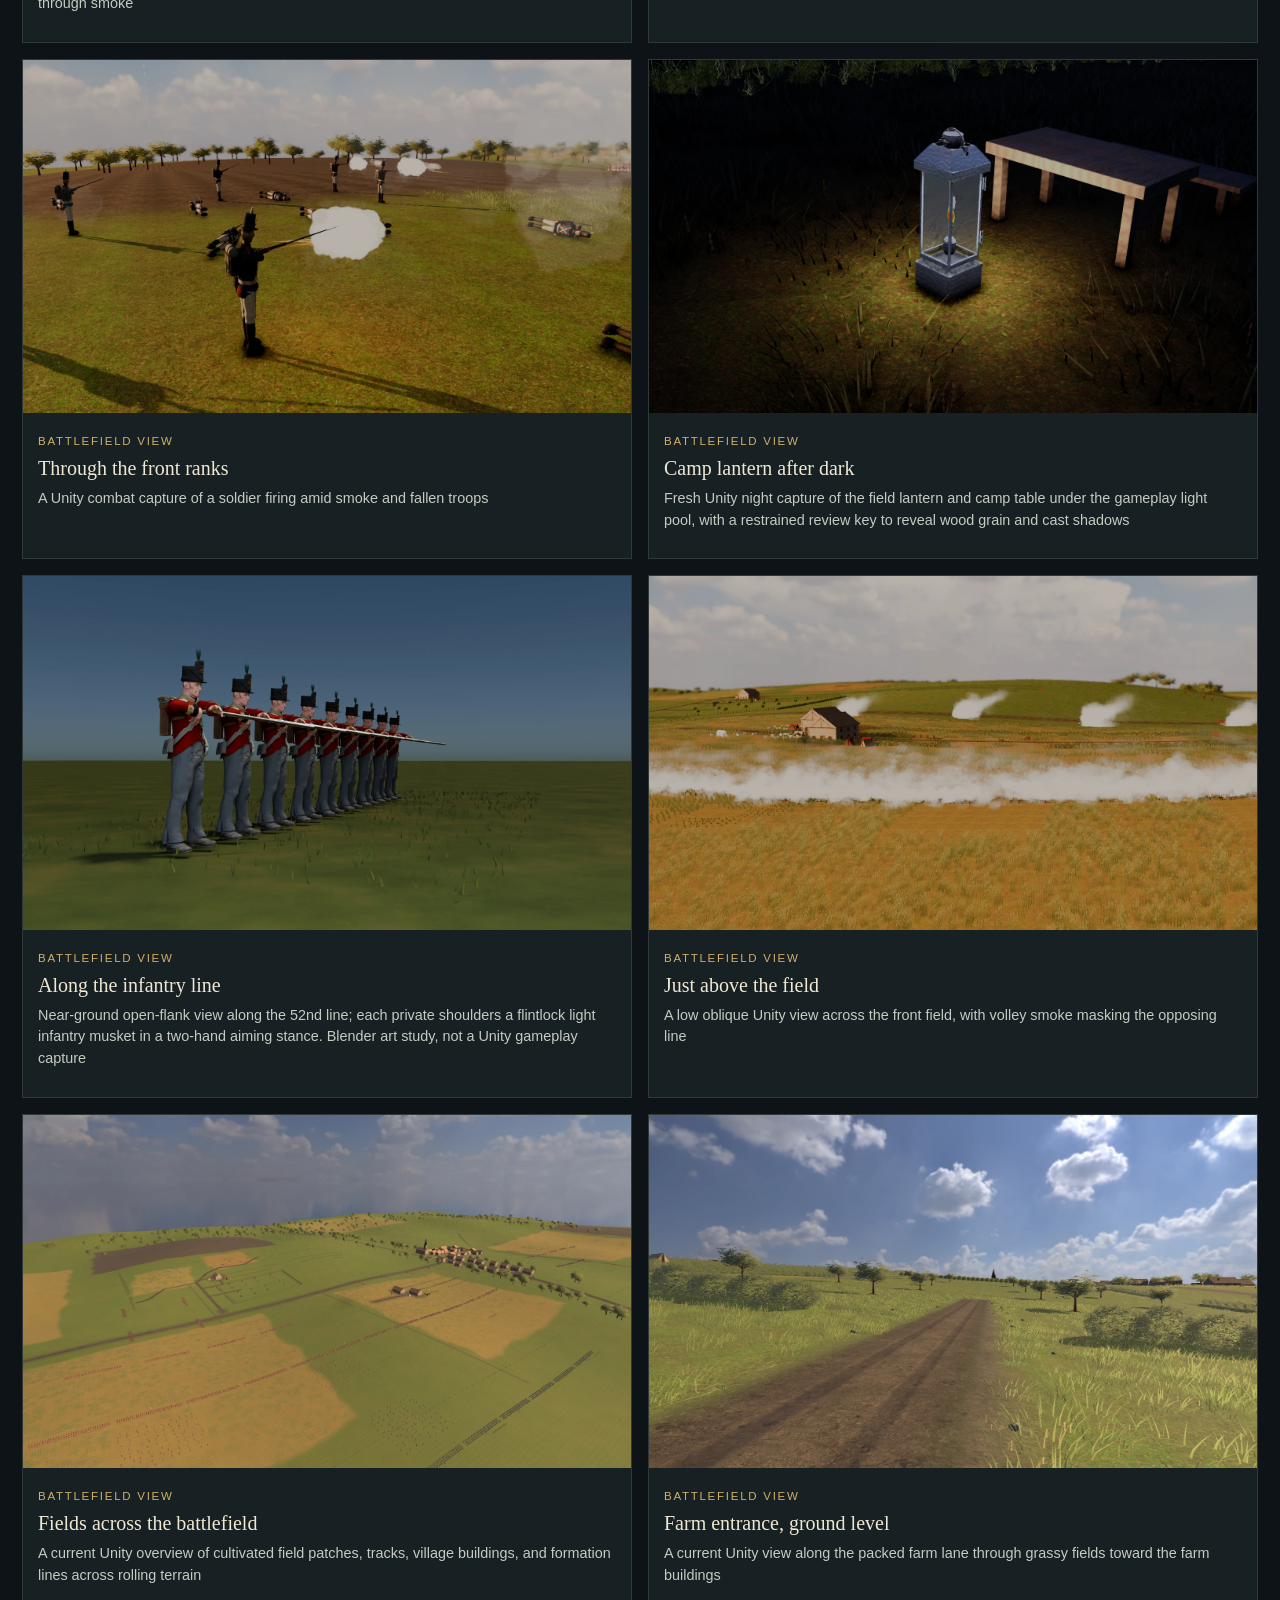
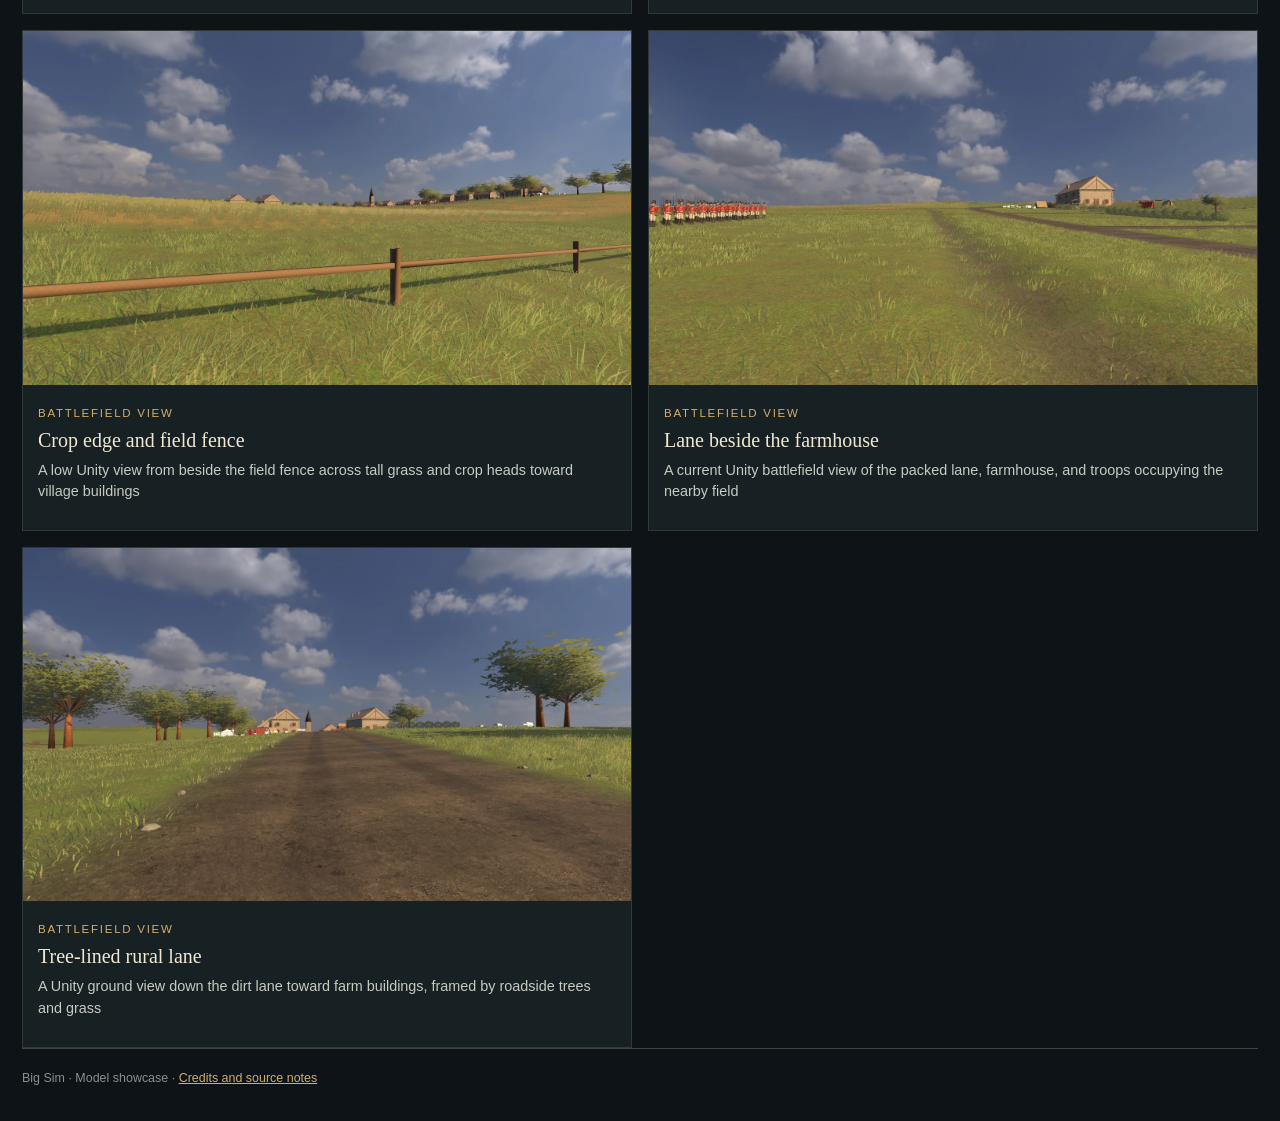
<file: site/world-battlefield.html>
<!doctype html>
<html lang="en">
<head>
<meta charset="utf-8">
<meta name="viewport" content="width=device-width, initial-scale=1">
<link rel="stylesheet" href="lightbox.css">
<meta name="description" content="Town streets, buildings, camp scenery, material studies, and battle views.">
<title>World &amp; battlefield · Big Sim model collection</title>
<style>
:root{color-scheme:dark;--bg:#0d1316;--panel:#172023;--ink:#f0e8d5;--muted:#aeb6ad;--gold:#d0ae6c;--line:#3b4543}
*{box-sizing:border-box}
body{margin:0;background:radial-gradient(ellipse at 85% 5%,#202a2b 0,#0d1316 48rem);color:var(--ink);font:16px/1.5 Segoe UI,Arial,sans-serif}
a{color:inherit}
.shell{width:min(1480px,calc(100% - 44px));margin:auto}
.topline{padding:20px 0 14px;color:var(--gold);font-size:.75rem;letter-spacing:.16em;text-transform:uppercase;border-bottom:1px solid var(--line)}
.category-nav{display:flex;gap:6px;flex-wrap:wrap;padding:13px 0 20px;border-bottom:1px solid var(--line)}
.category-nav a{border:1px solid var(--line);border-radius:3px;padding:8px 9px;color:var(--muted);font-size:.83rem;text-decoration:none;white-space:nowrap}
.category-nav a:hover,.category-nav a[aria-current=page]{border-color:var(--gold);color:var(--ink);background:#d0ae6c18}
.kicker,.eyebrow{color:var(--gold);font-size:.72rem;letter-spacing:.15em;text-transform:uppercase}
h1,h2,h3,p{margin-top:0}
.page-head{padding:52px 0 28px;max-width:850px}
h1{font:clamp(2.8rem,6vw,5.4rem)/1 Georgia,serif;letter-spacing:-.035em;margin:8px 0 14px}
.page-head p{max-width:700px;color:#c6cbc2;font:1.12rem/1.6 Georgia,serif;margin-bottom:0}
.section-head{display:flex;justify-content:space-between;align-items:end;gap:20px;margin:24px 0 20px}
.section-head h2{font:clamp(1.8rem,3.4vw,2.8rem) Georgia,serif;margin:4px 0}
.section-head p{max-width:640px;color:var(--muted);margin:0}
.grid{display:grid;grid-template-columns:repeat(4,minmax(0,1fr));gap:16px}
.card,.battle-card,.motion-card{background:var(--panel);border:1px solid #2f3937;min-width:0}
.image,.battle-image{display:block;aspect-ratio:1.4;background:#090e10;overflow:hidden}
.image img,.battle-image img{display:block;width:100%;height:100%;object-fit:contain}
.caption{padding:14px 15px 17px}
.caption h3,.battle-card h3,.motion-card h3{font:1.25rem Georgia,serif;margin:5px 0 8px}
.caption p,.battle-card p{color:#c6cbc2;font-size:.9rem;margin-bottom:12px}
.credit{font-size:.75rem;color:var(--gold)}
.battle-grid{display:grid;grid-template-columns:repeat(2,minmax(0,1fr));gap:16px}
.battle-image{aspect-ratio:1.72}.battle-image img{object-fit:cover}
.battle-card>div{padding:15px}
.motion-section{margin:4px 0 48px}
.motion-group{margin:30px 0 38px}
.motion-grid{display:grid;grid-template-columns:repeat(3,minmax(0,1fr));gap:15px}
.motion-card img{display:block;width:100%;aspect-ratio:1.35;object-fit:contain;background:#080b0d}
.motion-card.infantry-volley img{aspect-ratio:.78}
.motion-card.cannon-firing img{filter:brightness(1.16) contrast(1.06)}
.motion-card>div:not(.cannon-stage){padding:12px}
.motion-card h3{font-size:1.1rem;margin:4px 0 7px}
.cannon-stage{position:relative;overflow:hidden;background:#080b0d}
.cannon-stage picture{display:block}
.cannon-stage canvas{position:absolute;inset:0;width:100%;height:100%;pointer-events:none;mix-blend-mode:screen}
footer{padding:20px 0 34px;border-top:1px solid var(--line);color:#87918c;font-size:.78rem}
footer a{color:var(--gold)}
.source{display:block;margin-top:8px;color:var(--muted);font-size:.69rem;overflow-wrap:anywhere}
@media(max-width:1100px){.grid{grid-template-columns:repeat(3,minmax(0,1fr))}}
@media(max-width:760px){.grid{grid-template-columns:repeat(2,minmax(0,1fr));gap:10px}.motion-grid{grid-template-columns:repeat(2,minmax(0,1fr))}.battle-grid{grid-template-columns:1fr}.section-head{display:block}.section-head p{margin-top:8px}}
@media(max-width:480px){.shell{width:calc(100% - 24px)}.grid,.motion-grid{grid-template-columns:1fr}.page-head{padding-top:35px}.category-nav{overflow-x:auto;flex-wrap:nowrap}.topline{font-size:.65rem}}
</style>
</head>
<body><div class="shell">
  <div class="topline">Big Sim / Model atlas</div>
  <nav class="category-nav" aria-label="Showcase categories"><a href="index.html">All models</a><a href="people-horses.html">People &amp; horses</a><a href="weapons-artillery.html">Weapons &amp; artillery</a><a href="world-battlefield.html" aria-current="page">World &amp; battlefield</a><a href="field-props.html">Field props</a><a href="model-closeups.html">Every model close-up</a><a href="animations.html">Animations</a><a href="formation-drill.html">Formation drill</a><a href="cavalry-crisis.html">Cavalry crisis</a><a href="redcoat-study.html">British Redcoat study</a></nav>
  <header class="page-head"><div class="kicker">Browse the collection</div><h1>World &amp; battlefield.</h1><p>Town streets, buildings, camp scenery, material studies, and battle views.</p></header>
  <main><section>
  <div class="section-head"><div><div class="kicker">Selected collection</div><h2>World &amp; battlefield</h2></div><p>33 model groups. Each card identifies its source; select an image to view it here at full size.</p></div>
  <div class="grid"><article class="card">
  <a class="image" href="images/gallery/scenery-kit.webp" aria-label="Open full size image: Camp and village kit">
    <img src="images/gallery/scenery-kit.webp" alt="Camp and village kit — Wagons, carts, tents, furniture, barrels, and laundry" loading="lazy">
  </a>
  <div class="caption"><div class="eyebrow">World</div><h3>Camp and village kit</h3><p>Wagons, carts, tents, furniture, barrels, and laundry</p><span class="credit">Big Sim procedural masters; source props retained with attribution</span></div>
</article><article class="card">
  <a class="image" href="images/gallery/fieldworks.webp" aria-label="Open full size image: Fieldworks and farm props">
    <img src="images/gallery/fieldworks.webp" alt="Fieldworks and farm props — Fourteen rebuilt models: woven fieldworks, joined gates, intact and breached masonry, well, trough, hay, and firewood" loading="lazy">
  </a>
  <div class="caption"><div class="eyebrow">World</div><h3>Fieldworks and farm props</h3><p>Fourteen rebuilt models: woven fieldworks, joined gates, intact and breached masonry, well, trough, hay, and firewood</p><span class="credit">Big Sim original geometry and embedded PBR textures</span></div>
</article><article class="card">
  <a class="image" href="images/gallery/player-kit.webp" aria-label="Open full size image: Player field kit">
    <img src="images/gallery/player-kit.webp" alt="Player field kit — Musket, pistol, sabre, tools, signals, medical, and utility gear" loading="lazy">
  </a>
  <div class="caption"><div class="eyebrow">World</div><h3>Player field kit</h3><p>Musket, pistol, sabre, tools, signals, medical, and utility gear</p><span class="credit">Big Sim original procedural kit</span></div>
</article><article class="card">
  <a class="image" href="images/gallery/village.webp" aria-label="Open full size image: Existing town and city edge">
    <img src="images/gallery/village.webp" alt="Existing town and city edge — The existing settlement joined to the period city quarter on its east end" loading="lazy">
  </a>
  <div class="caption"><div class="eyebrow">World</div><h3>Existing town and city edge</h3><p>The existing settlement joined to the period city quarter on its east end</p><span class="credit">Big Sim buildings and materials · mixed-source props</span></div>
</article><article class="card">
  <a class="image" href="images/gallery/town-edge-integration.webp" aria-label="Open full size image: Town joins the city at its short side">
    <img src="images/gallery/town-edge-integration.webp" alt="Town joins the city at its short side — The 90 m city face meets the old settlement; the 180 m district runs east toward the battlefield edge" loading="lazy">
  </a>
  <div class="caption"><div class="eyebrow">World</div><h3>Town joins the city at its short side</h3><p>The 90 m city face meets the old settlement; the 180 m district runs east toward the battlefield edge</p><span class="credit">Big Sim original layout and building models</span></div>
</article><article class="card">
  <a class="image" href="images/gallery/city-edge-layout.webp" aria-label="Open full size image: City edge and market square">
    <img src="images/gallery/city-edge-layout.webp" alt="City edge and market square — 180 × 90 m district with 22 building placements, five roads, market square, outer wall, gate, and breach" loading="lazy">
  </a>
  <div class="caption"><div class="eyebrow">World</div><h3>City edge and market square</h3><p>180 × 90 m district with 22 building placements, five roads, market square, outer wall, gate, and breach</p><span class="credit">Big Sim original layout and building models</span></div>
</article><article class="card">
  <a class="image" href="images/gallery/market-square-detail.webp" aria-label="Open full size image: Market square close-up">
    <img src="images/gallery/market-square-detail.webp" alt="Market square close-up — Twenty-metre cobbled square with the fountain, four oil lamps, and market-day stalls" loading="lazy">
  </a>
  <div class="caption"><div class="eyebrow">World</div><h3>Market square close-up</h3><p>Twenty-metre cobbled square with the fountain, four oil lamps, and market-day stalls</p><span class="credit">Big Sim original layout and landmarks</span></div>
</article><article class="card">
  <a class="image" href="images/gallery/market-square-eye-level.webp" aria-label="Open full size image: Fountain from street level">
    <img src="images/gallery/market-square-eye-level.webp" alt="Fountain from street level — Visitor-height view from 1.65 m beside the basin, showing the full 6.44 m monument over the square" loading="lazy">
  </a>
  <div class="caption"><div class="eyebrow">World</div><h3>Fountain from street level</h3><p>Visitor-height view from 1.65 m beside the basin, showing the full 6.44 m monument over the square</p><span class="credit">Big Sim original · 1.65 m eye-height camera</span></div>
</article><article class="card">
  <a class="image" href="images/gallery/oil-street-lantern.webp" aria-label="Open full size image: Oil street lantern">
    <img src="images/gallery/oil-street-lantern.webp" alt="Oil street lantern — Four-sided glass oil lamp, forged scroll brackets, turned post, service door, and limestone foot" loading="lazy">
  </a>
  <div class="caption"><div class="eyebrow">World</div><h3>Oil street lantern</h3><p>Four-sided glass oil lamp, forged scroll brackets, turned post, service door, and limestone foot</p><span class="credit">Big Sim original · documented early street-lighting form</span></div>
</article><article class="card">
  <a class="image" href="images/gallery/oil-lantern-materials.webp" aria-label="Open full size image: Oil lantern materials">
    <img src="images/gallery/oil-lantern-materials.webp" alt="Oil lantern materials — Close view of textured cast iron and brass, clear glazing, and the visible wick" loading="lazy">
  </a>
  <div class="caption"><div class="eyebrow">World</div><h3>Oil lantern materials</h3><p>Close view of textured cast iron and brass, clear glazing, and the visible wick</p><span class="credit">Big Sim original · generated metal surface maps</span></div>
</article><article class="card">
  <a class="image" href="images/gallery/city-wall-crossings.webp" aria-label="Open full size image: City wall gate and breach">
    <img src="images/gallery/city-wall-crossings.webp" alt="City wall gate and breach — The road gate and a separate passable breach through the town wall" loading="lazy">
  </a>
  <div class="caption"><div class="eyebrow">World</div><h3>City wall gate and breach</h3><p>The road gate and a separate passable breach through the town wall</p><span class="credit">Big Sim original layout and terrain features</span></div>
</article><article class="card">
  <a class="image" href="images/gallery/hercules-fountain.webp" aria-label="Open full size image: Hercules fountain">
    <img src="images/gallery/hercules-fountain.webp" alt="Hercules fountain — 6.44 m landmark with an enlarged 2.13 m figure above the 4 m red-sandstone basin" loading="lazy">
  </a>
  <div class="caption"><div class="eyebrow">World</div><h3>Hercules fountain</h3><p>6.44 m landmark with an enlarged 2.13 m figure above the 4 m red-sandstone basin</p><span class="credit">Big Sim original · Heidelberg Baroque reference</span></div>
</article><article class="card">
  <a class="image" href="images/gallery/hercules-statue-detail.webp" aria-label="Open full size image: Hercules carved anatomy">
    <img src="images/gallery/hercules-statue-detail.webp" alt="Hercules carved anatomy — Classical male anatomy with defined chest, abdomen, navel, and carved forehead curls" loading="lazy">
  </a>
  <div class="caption"><div class="eyebrow">World</div><h3>Hercules carved anatomy</h3><p>Classical male anatomy with defined chest, abdomen, navel, and carved forehead curls</p><span class="credit">Big Sim original · classical marble anatomy study</span></div>
</article><article class="card">
  <a class="image" href="images/gallery/hercules-shield-face-detail.webp" aria-label="Open full size image: Hercules bronze-faced shield">
    <img src="images/gallery/hercules-shield-face-detail.webp" alt="Hercules bronze-faced shield — Dark hammered bronze facing, flat edge binding, flush fasteners, and a shallow central boss" loading="lazy">
  </a>
  <div class="caption"><div class="eyebrow">World</div><h3>Hercules bronze-faced shield</h3><p>Dark hammered bronze facing, flat edge binding, flush fasteners, and a shallow central boss</p><span class="credit">Big Sim original · Greek aspis study</span></div>
</article><article class="card">
  <a class="image" href="images/gallery/row_house-windows-detail.webp" aria-label="Open full size image: Town-house window construction">
    <img src="images/gallery/row_house-windows-detail.webp" alt="Town-house window construction — Recessed six-pane casements, projecting stone sills, and boarded shutters with iron hinges" loading="lazy">
  </a>
  <div class="caption"><div class="eyebrow">World</div><h3>Town-house window construction</h3><p>Recessed six-pane casements, projecting stone sills, and boarded shutters with iron hinges</p><span class="credit">Big Sim original building models</span></div>
</article><article class="card">
  <a class="image" href="images/gallery/cloth_merchants_house-windows-detail.webp" aria-label="Open full size image: Cloth merchant windows">
    <img src="images/gallery/cloth_merchants_house-windows-detail.webp" alt="Cloth merchant windows — Blue upper-storey shutters and fitted glazing, with rebuilt ground-floor shop windows" loading="lazy">
  </a>
  <div class="caption"><div class="eyebrow">World</div><h3>Cloth merchant windows</h3><p>Blue upper-storey shutters and fitted glazing, with rebuilt ground-floor shop windows</p><span class="credit">Big Sim original building models</span></div>
</article><article class="card">
  <a class="image" href="images/gallery/period-town-buildings.webp" aria-label="Open full size image: Early-19th-century town buildings">
    <img src="images/gallery/period-town-buildings.webp" alt="Early-19th-century town buildings — Fourteen reusable plaster, masonry, timber, and tiled-roof models used across 22 city placements" loading="lazy">
  </a>
  <div class="caption"><div class="eyebrow">World</div><h3>Early-19th-century town buildings</h3><p>Fourteen reusable plaster, masonry, timber, and tiled-roof models used across 22 city placements</p><span class="credit">Big Sim original building models</span></div>
</article><article class="card">
  <a class="image" href="images/gallery/apothecary-shopfront-detail.webp" aria-label="Open full size image: Apothecary shopfront">
    <img src="images/gallery/apothecary-shopfront-detail.webp" alt="Apothecary shopfront — Stocked glazed display cases, painted timber joinery, an oak doorway, gilded APOTHEKE lettering, and a hanging pharmacy shield" loading="lazy">
  </a>
  <div class="caption"><div class="eyebrow">World</div><h3>Apothecary shopfront</h3><p>Stocked glazed display cases, painted timber joinery, an oak doorway, gilded APOTHEKE lettering, and a hanging pharmacy shield</p><span class="credit">Big Sim original building detail</span></div>
</article><article class="card">
  <a class="image" href="images/gallery/inn-entry-detail.webp" aria-label="Open full size image: Inn entrance and sign">
    <img src="images/gallery/inn-entry-detail.webp" alt="Inn entrance and sign — Covered entry, masonry surround, and projecting inn sign at close range" loading="lazy">
  </a>
  <div class="caption"><div class="eyebrow">World</div><h3>Inn entrance and sign</h3><p>Covered entry, masonry surround, and projecting inn sign at close range</p><span class="credit">Big Sim original building detail</span></div>
</article><article class="card">
  <a class="image" href="images/gallery/smithy-work-bay-detail.webp" aria-label="Open full size image: Smithy work bay">
    <img src="images/gallery/smithy-work-bay-detail.webp" alt="Smithy work bay — Wide plank work doors, stone lower walls, and forge-side timber details" loading="lazy">
  </a>
  <div class="caption"><div class="eyebrow">World</div><h3>Smithy work bay</h3><p>Wide plank work doors, stone lower walls, and forge-side timber details</p><span class="credit">Big Sim original building detail</span></div>
</article><article class="card">
  <a class="image" href="images/gallery/town-texture-samples.webp" aria-label="Open full size image: Town material library">
    <img src="images/gallery/town-texture-samples.webp" alt="Town material library — Six free CC0 PBR packs for plaster, masonry, fired tile, timber, floors, and cobbled roads" loading="lazy">
  </a>
  <div class="caption"><div class="eyebrow">World</div><h3>Town material library</h3><p>Six free CC0 PBR packs for plaster, masonry, fired tile, timber, floors, and cobbled roads</p><span class="credit">Poly Haven · CC0 · complete 1K PBR maps</span></div>
</article><article class="card">
  <a class="image" href="images/gallery/battlefield-texture-samples.webp" aria-label="Open full size image: Battlefield material library">
    <img src="images/gallery/battlefield-texture-samples.webp" alt="Battlefield material library — Close views of timber, plaster, stone, roof tile, canvas, leather, iron, brass, grass, and earth" loading="lazy">
  </a>
  <div class="caption"><div class="eyebrow">World</div><h3>Battlefield material library</h3><p>Close views of timber, plaster, stone, roof tile, canvas, leather, iron, brass, grass, and earth</p><span class="credit">Poly Haven · CC0 · 1K source maps</span></div>
</article><article class="card">
  <a class="image" href="images/gallery/period-town-floor-plans.webp" aria-label="Open full size image: Town building floor plans">
    <img src="images/gallery/period-town-floor-plans.webp" alt="Town building floor plans — Every modeled ground and upper floor, labeled by building and level" loading="lazy">
  </a>
  <div class="caption"><div class="eyebrow">World</div><h3>Town building floor plans</h3><p>Every modeled ground and upper floor, labeled by building and level</p><span class="credit">Big Sim original presentation geometry</span></div>
</article><article class="card">
  <a class="image" href="images/gallery/interior-row-house-stube.webp" aria-label="Open full size image: Row house Stube">
    <img src="images/gallery/interior-row-house-stube.webp" alt="Row house Stube — Masonry hearth, table, chairs, storage cabinet, and connecting stair" loading="lazy">
  </a>
  <div class="caption"><div class="eyebrow">World</div><h3>Row house Stube</h3><p>Masonry hearth, table, chairs, storage cabinet, and connecting stair</p><span class="credit">Big Sim original presentation geometry</span></div>
</article><article class="card">
  <a class="image" href="images/gallery/interior-inn-taproom.webp" aria-label="Open full size image: Inn taproom">
    <img src="images/gallery/interior-inn-taproom.webp" alt="Inn taproom — Dining tables and benches, kitchen hearth, serving counter, and stair" loading="lazy">
  </a>
  <div class="caption"><div class="eyebrow">World</div><h3>Inn taproom</h3><p>Dining tables and benches, kitchen hearth, serving counter, and stair</p><span class="credit">Big Sim original presentation geometry</span></div>
</article><article class="card">
  <a class="image" href="images/gallery/interior-apothecary-shop.webp" aria-label="Open full size image: Apothecary shop floor">
    <img src="images/gallery/interior-apothecary-shop.webp" alt="Apothecary shop floor — Display counter, stocked shelves, ceramic jars, and back store" loading="lazy">
  </a>
  <div class="caption"><div class="eyebrow">World</div><h3>Apothecary shop floor</h3><p>Display counter, stocked shelves, ceramic jars, and back store</p><span class="credit">Big Sim original presentation geometry</span></div>
</article><article class="card">
  <a class="image" href="images/gallery/interior-smithy-forge.webp" aria-label="Open full size image: Smithy forge bay">
    <img src="images/gallery/interior-smithy-forge.webp" alt="Smithy forge bay — Masonry forge, anvil, workbench, quench tub, and tool rack" loading="lazy">
  </a>
  <div class="caption"><div class="eyebrow">World</div><h3>Smithy forge bay</h3><p>Masonry forge, anvil, workbench, quench tub, and tool rack</p><span class="credit">Big Sim original presentation geometry</span></div>
</article><article class="card">
  <a class="image" href="images/gallery/interior-chapel-nave.webp" aria-label="Open full size image: Chapel nave">
    <img src="images/gallery/interior-chapel-nave.webp" alt="Chapel nave — Pews, central aisle, altar, candle stands, and sacristy press" loading="lazy">
  </a>
  <div class="caption"><div class="eyebrow">World</div><h3>Chapel nave</h3><p>Pews, central aisle, altar, candle stands, and sacristy press</p><span class="credit">Big Sim original presentation geometry</span></div>
</article><article class="card">
  <a class="image" href="images/gallery/interior-town-hall-council.webp" aria-label="Open full size image: Town hall council room">
    <img src="images/gallery/interior-town-hall-council.webp" alt="Town hall council room — Council table, backed chairs, clerk desks, and document cabinets" loading="lazy">
  </a>
  <div class="caption"><div class="eyebrow">World</div><h3>Town hall council room</h3><p>Council table, backed chairs, clerk desks, and document cabinets</p><span class="credit">Big Sim original presentation geometry</span></div>
</article><article class="card">
  <a class="image" href="images/gallery/town-hall-lantern.webp" aria-label="Open full size image: Town hall roof lantern">
    <img src="images/gallery/town-hall-lantern.webp" alt="Town hall roof lantern — Close view of the open lantern stage and tiled roof rider" loading="lazy">
  </a>
  <div class="caption"><div class="eyebrow">World</div><h3>Town hall roof lantern</h3><p>Close view of the open lantern stage and tiled roof rider</p><span class="credit">Big Sim original building detail</span></div>
</article><article class="card">
  <a class="image" href="images/gallery/chapel-bellcote.webp" aria-label="Open full size image: Chapel bellcote">
    <img src="images/gallery/chapel-bellcote.webp" alt="Chapel bellcote — Open arched bell stage beneath a compact tiled cap" loading="lazy">
  </a>
  <div class="caption"><div class="eyebrow">World</div><h3>Chapel bellcote</h3><p>Open arched bell stage beneath a compact tiled cap</p><span class="credit">Big Sim original building detail</span></div>
</article><article class="card">
  <a class="image" href="images/gallery/cottage-roof-detail.webp" aria-label="Open full size image: Cottage roof and joinery">
    <img src="images/gallery/cottage-roof-detail.webp" alt="Cottage roof and joinery — Close view of roof tiles, chimney, shutters, and timber details" loading="lazy">
  </a>
  <div class="caption"><div class="eyebrow">World</div><h3>Cottage roof and joinery</h3><p>Close view of roof tiles, chimney, shutters, and timber details</p><span class="credit">Big Sim original building detail</span></div>
</article><article class="card">
  <a class="image" href="images/gallery/panorama.webp" aria-label="Open full size image: Battlefield overview">
    <img src="images/gallery/panorama.webp" alt="Battlefield overview — A current Unity overview across cultivated fields, village roads, and infantry lines" loading="lazy">
  </a>
  <div class="caption"><div class="eyebrow">World</div><h3>Battlefield overview</h3><p>A current Unity overview across cultivated fields, village roads, and infantry lines</p><span class="credit">Unity Play capture · rural ground pass</span></div>
</article></div>
</section><section>
  <div class="section-head"><div><div class="kicker">Across the field</div><h2>Battlefield views</h2></div><p>Current Unity captures show a musket pan ignition and live firing line; panoramas and concept views show the wider battlefield.</p></div>
  <div class="battle-grid"><article class="battle-card">
  <a class="battle-image" href="images/gallery/musket-pan-ignition.webp" aria-label="Open full size image: Musket pan ignition">
    <img src="images/gallery/musket-pan-ignition.webp" alt="Musket pan ignition — Current Unity Play capture: a compact flintlock flash at the lock, with powder smoke at the muzzle." loading="lazy">
  </a>
  <div><span class="eyebrow">Unity Play capture</span><h3>Musket pan ignition</h3><p>Current Unity Play capture: a compact flintlock flash at the lock, with powder smoke at the muzzle.</p></div>
</article><article class="battle-card">
  <a class="battle-image" href="images/gallery/musket-discharge-live.webp" aria-label="Open full size image: Live musket discharge">
    <img src="images/gallery/musket-discharge-live.webp" alt="Live musket discharge — Current Unity Play capture of a live musket discharge, with the shooter and muzzle smoke visible in the battlefield scene." loading="lazy">
  </a>
  <div><span class="eyebrow">Unity Play capture</span><h3>Live musket discharge</h3><p>Current Unity Play capture of a live musket discharge, with the shooter and muzzle smoke visible in the battlefield scene.</p></div>
</article><article class="battle-card">
  <a class="battle-image" href="images/gallery/concept-farm-entrance.webp" aria-label="Open full size image: Farm entrance, concept rendering">
    <img src="images/gallery/concept-farm-entrance.webp" alt="Farm entrance, concept rendering — AI-enhanced illustrative image based on the current Unity farm entrance capture; it is not a raw in-game screenshot" loading="lazy">
  </a>
  <div><span class="eyebrow">AI concept render</span><h3>Farm entrance, concept rendering</h3><p>AI-enhanced illustrative image based on the current Unity farm entrance capture; it is not a raw in-game screenshot</p></div>
</article><article class="battle-card">
  <a class="battle-image" href="images/gallery/concept-battlefield-overview.webp" aria-label="Open full size image: Battlefield overview, concept rendering">
    <img src="images/gallery/concept-battlefield-overview.webp" alt="Battlefield overview, concept rendering — AI-enhanced illustrative image based on the current Unity field overview; terrain and formations are interpretive, not an exact capture" loading="lazy">
  </a>
  <div><span class="eyebrow">AI concept render</span><h3>Battlefield overview, concept rendering</h3><p>AI-enhanced illustrative image based on the current Unity field overview; terrain and formations are interpretive, not an exact capture</p></div>
</article><article class="battle-card">
  <a class="battle-image" href="images/gallery/concept-farmhouse-lane.webp" aria-label="Open full size image: Farmhouse lane, concept rendering">
    <img src="images/gallery/concept-farmhouse-lane.webp" alt="Farmhouse lane, concept rendering — AI-enhanced illustrative image based on the current Unity lane capture; buildings and field details are interpretive" loading="lazy">
  </a>
  <div><span class="eyebrow">AI concept render</span><h3>Farmhouse lane, concept rendering</h3><p>AI-enhanced illustrative image based on the current Unity lane capture; buildings and field details are interpretive</p></div>
</article><article class="battle-card">
  <a class="battle-image" href="images/gallery/concept-town-street.webp" aria-label="Open full size image: Town street, concept rendering">
    <img src="images/gallery/concept-town-street.webp" alt="Town street, concept rendering — AI-enhanced illustrative treatment based on the supplied town street capture; building and material details are interpretive" loading="lazy">
  </a>
  <div><span class="eyebrow">AI concept render</span><h3>Town street, concept rendering</h3><p>AI-enhanced illustrative treatment based on the supplied town street capture; building and material details are interpretive</p></div>
</article><article class="battle-card">
  <a class="battle-image" href="images/gallery/battle-west-panorama-grass-texture.webp" aria-label="Open full size image: Western battlefield panorama">
    <img src="images/gallery/battle-west-panorama-grass-texture.webp" alt="Western battlefield panorama — An elevated Unity view across cultivated fields, village buildings, and infantry lines firing through smoke" loading="lazy">
  </a>
  <div><span class="eyebrow">Battlefield view</span><h3>Western battlefield panorama</h3><p>An elevated Unity view across cultivated fields, village buildings, and infantry lines firing through smoke</p></div>
</article><article class="battle-card">
  <a class="battle-image" href="images/gallery/battle-east-panorama-grass-texture.webp" aria-label="Open full size image: Eastern battlefield panorama">
    <img src="images/gallery/battle-east-panorama-grass-texture.webp" alt="Eastern battlefield panorama — A Unity view along the village edge as volley smoke crosses the field" loading="lazy">
  </a>
  <div><span class="eyebrow">Battlefield view</span><h3>Eastern battlefield panorama</h3><p>A Unity view along the village edge as volley smoke crosses the field</p></div>
</article><article class="battle-card">
  <a class="battle-image" href="images/gallery/battle-line-action.webp" aria-label="Open full size image: Through the front ranks">
    <img src="images/gallery/battle-line-action.webp" alt="Through the front ranks — A Unity combat capture of a soldier firing amid smoke and fallen troops" loading="lazy">
  </a>
  <div><span class="eyebrow">Battlefield view</span><h3>Through the front ranks</h3><p>A Unity combat capture of a soldier firing amid smoke and fallen troops</p></div>
</article><article class="battle-card">
  <a class="battle-image" href="images/gallery/night-lantern-camp.webp" aria-label="Open full size image: Camp lantern after dark">
    <img src="images/gallery/night-lantern-camp.webp" alt="Camp lantern after dark — Fresh Unity night capture of the field lantern and camp table under the gameplay light pool, with a restrained review key to reveal wood grain and cast shadows" loading="lazy">
  </a>
  <div><span class="eyebrow">Battlefield view</span><h3>Camp lantern after dark</h3><p>Fresh Unity night capture of the field lantern and camp table under the gameplay light pool, with a restrained review key to reveal wood grain and cast shadows</p></div>
</article><article class="battle-card">
  <a class="battle-image" href="images/gallery/battle-ground-line.webp" aria-label="Open full size image: Along the infantry line">
    <img src="images/gallery/battle-ground-line.webp" alt="Along the infantry line — Near-ground open-flank view along the 52nd line; each private shoulders a flintlock light infantry musket in a two-hand aiming stance. Blender art study, not a Unity gameplay capture" loading="lazy">
  </a>
  <div><span class="eyebrow">Battlefield view</span><h3>Along the infantry line</h3><p>Near-ground open-flank view along the 52nd line; each private shoulders a flintlock light infantry musket in a two-hand aiming stance. Blender art study, not a Unity gameplay capture</p></div>
</article><article class="battle-card">
  <a class="battle-image" href="images/gallery/battle-grass-level.webp" aria-label="Open full size image: Just above the field">
    <img src="images/gallery/battle-grass-level.webp" alt="Just above the field — A low oblique Unity view across the front field, with volley smoke masking the opposing line" loading="lazy">
  </a>
  <div><span class="eyebrow">Battlefield view</span><h3>Just above the field</h3><p>A low oblique Unity view across the front field, with volley smoke masking the opposing line</p></div>
</article><article class="battle-card">
  <a class="battle-image" href="images/gallery/farm-country.webp" aria-label="Open full size image: Fields across the battlefield">
    <img src="images/gallery/farm-country.webp" alt="Fields across the battlefield — A current Unity overview of cultivated field patches, tracks, village buildings, and formation lines across rolling terrain" loading="lazy">
  </a>
  <div><span class="eyebrow">Battlefield view</span><h3>Fields across the battlefield</h3><p>A current Unity overview of cultivated field patches, tracks, village buildings, and formation lines across rolling terrain</p></div>
</article><article class="battle-card">
  <a class="battle-image" href="images/gallery/farm-lane-detail.webp" aria-label="Open full size image: Farm entrance, ground level">
    <img src="images/gallery/farm-lane-detail.webp" alt="Farm entrance, ground level — A current Unity view along the packed farm lane through grassy fields toward the farm buildings" loading="lazy">
  </a>
  <div><span class="eyebrow">Battlefield view</span><h3>Farm entrance, ground level</h3><p>A current Unity view along the packed farm lane through grassy fields toward the farm buildings</p></div>
</article><article class="battle-card">
  <a class="battle-image" href="images/gallery/ground-polish-crop-edge.webp" aria-label="Open full size image: Crop edge and field fence">
    <img src="images/gallery/ground-polish-crop-edge.webp" alt="Crop edge and field fence — A low Unity view from beside the field fence across tall grass and crop heads toward village buildings" loading="lazy">
  </a>
  <div><span class="eyebrow">Battlefield view</span><h3>Crop edge and field fence</h3><p>A low Unity view from beside the field fence across tall grass and crop heads toward village buildings</p></div>
</article><article class="battle-card">
  <a class="battle-image" href="images/gallery/ground-polish-lane-ditch.webp" aria-label="Open full size image: Lane beside the farmhouse">
    <img src="images/gallery/ground-polish-lane-ditch.webp" alt="Lane beside the farmhouse — A current Unity battlefield view of the packed lane, farmhouse, and troops occupying the nearby field" loading="lazy">
  </a>
  <div><span class="eyebrow">Battlefield view</span><h3>Lane beside the farmhouse</h3><p>A current Unity battlefield view of the packed lane, farmhouse, and troops occupying the nearby field</p></div>
</article><article class="battle-card">
  <a class="battle-image" href="images/gallery/ground-polish-wagon-lane.webp" aria-label="Open full size image: Tree-lined rural lane">
    <img src="images/gallery/ground-polish-wagon-lane.webp" alt="Tree-lined rural lane — A Unity ground view down the dirt lane toward farm buildings, framed by roadside trees and grass" loading="lazy">
  </a>
  <div><span class="eyebrow">Battlefield view</span><h3>Tree-lined rural lane</h3><p>A Unity ground view down the dirt lane toward farm buildings, framed by roadside trees and grass</p></div>
</article></div>
</section></main>
  <footer>Big Sim · Model showcase · <a href="CREDITS.md">Credits and source notes</a></footer>
</div>
<script src="cannon-shot-effect.js"></script>
<script src="lightbox.js" defer></script>
</body>
</html>
</file>
